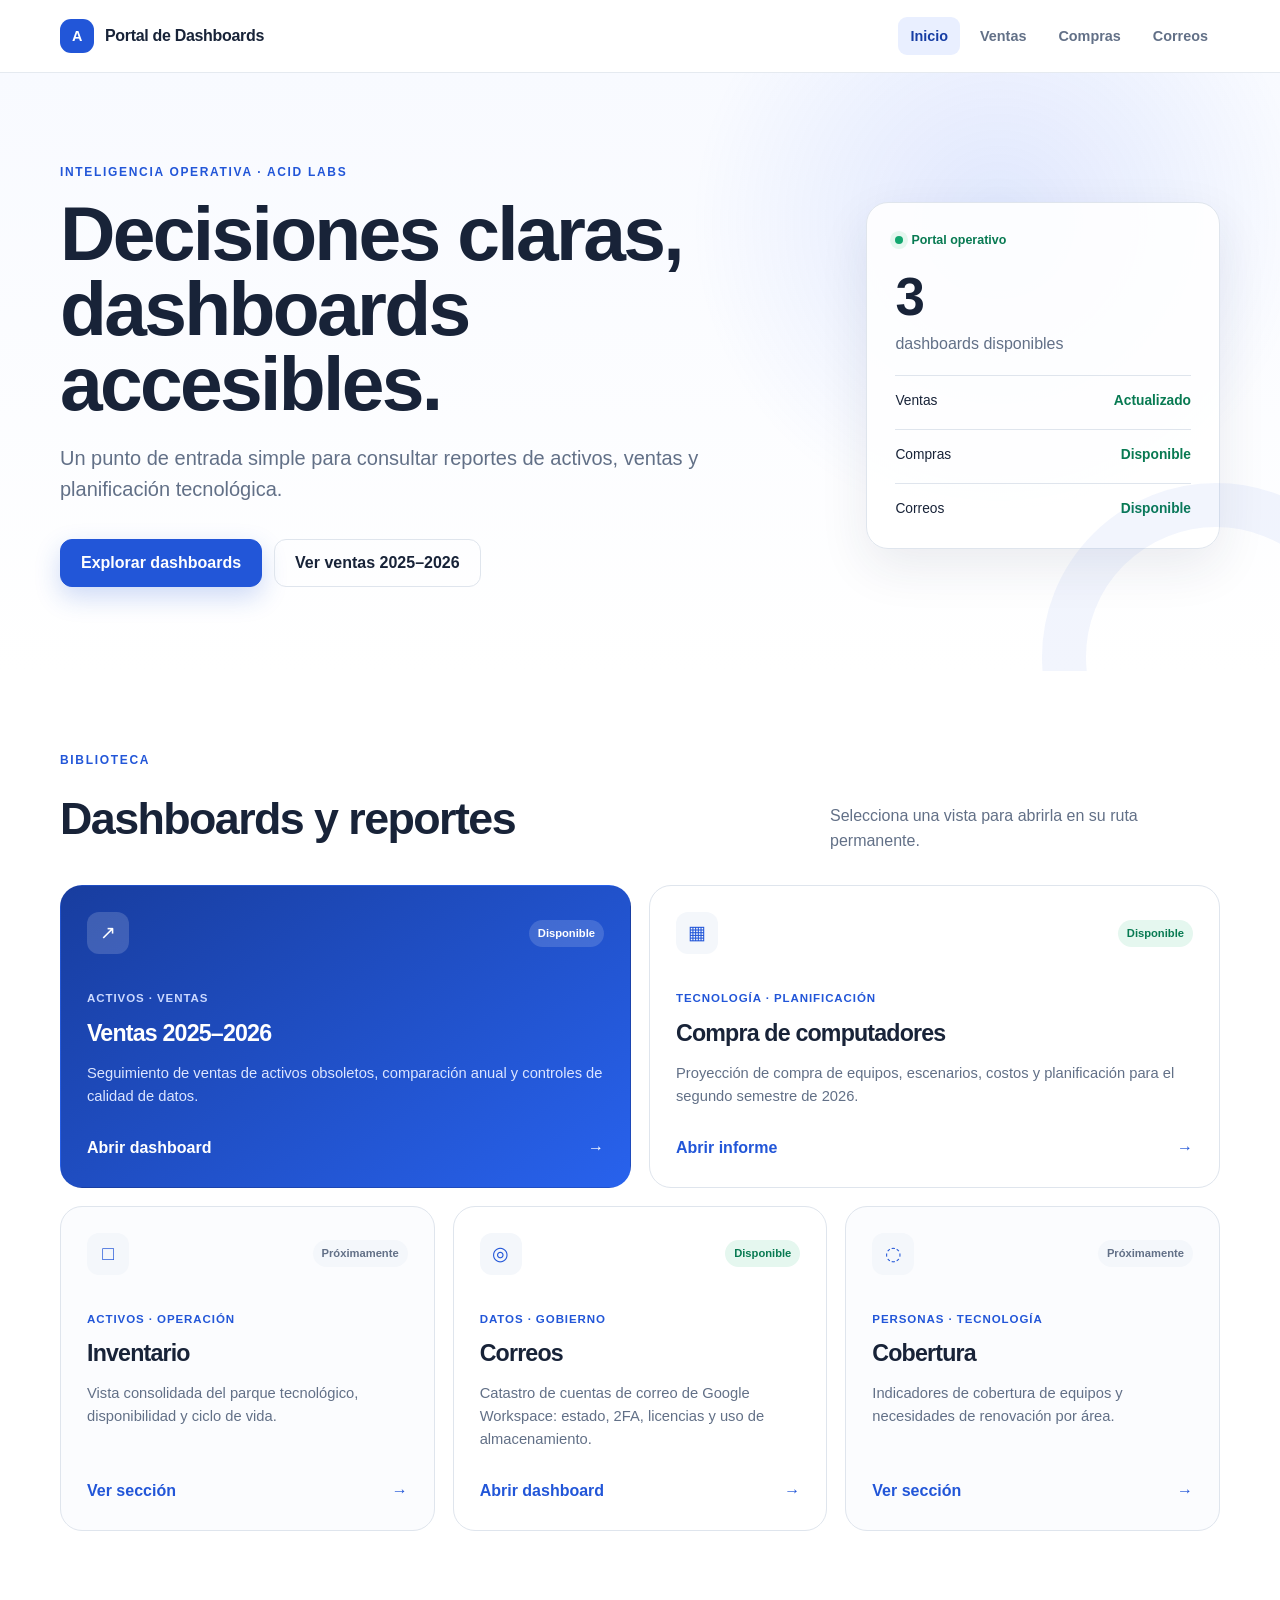
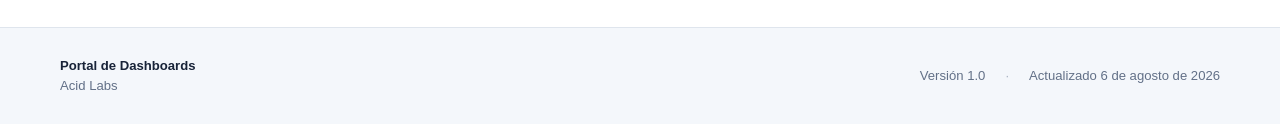
<file: index.html>
<!doctype html>
<html lang="es">
<head>
  <meta charset="utf-8">
  <meta name="viewport" content="width=device-width, initial-scale=1">
  <title>Portal de Dashboards | Acid Labs</title>
  <meta name="description" content="Portal de acceso a reportes y dashboards corporativos de activos, compras, inventario y operación.">
  <meta name="theme-color" content="#f4f7fb">
  <meta property="og:title" content="Portal de Dashboards | Acid Labs">
  <meta property="og:description" content="Información operativa y ejecutiva, reunida en un solo lugar.">
  <meta property="og:type" content="website">
  <meta property="og:url" content="https://bea-lakehouse.github.io/Planillas/">
  <link rel="icon" href="./assets/icons/favicon.svg" type="image/svg+xml">
  <link rel="stylesheet" href="./assets/css/portal.css">
  <script src="./assets/js/portal.js" defer></script>
</head>
<body>
  <a class="skip-link" href="#contenido">Saltar al contenido</a>
  <header class="site-header">
    <div class="shell nav">
      <a class="brand" href="./" aria-label="Portal de Dashboards, inicio">
        <span class="brand-mark" aria-hidden="true">A</span>
        <span>Portal de Dashboards</span>
      </a>
      <nav aria-label="Navegación principal">
        <a aria-current="page" href="./">Inicio</a>
        <a href="./ventas/">Ventas</a>
        <a href="./compras/">Compras</a>
        <a href="./correos/">Correos</a>
      </nav>
    </div>
  </header>

  <main id="contenido">
    <section class="hero">
      <div class="shell hero-grid">
        <div>
          <p class="eyebrow">Inteligencia operativa · Acid Labs</p>
          <h1>Decisiones claras, dashboards accesibles.</h1>
          <p class="hero-copy">Un punto de entrada simple para consultar reportes de activos, ventas y planificación tecnológica.</p>
          <div class="hero-actions">
            <a class="button primary" href="#dashboards">Explorar dashboards</a>
            <a class="button secondary" href="./ventas/">Ver ventas 2025–2026</a>
          </div>
        </div>
        <div class="hero-panel" aria-label="Resumen del portal">
          <span class="status"><i aria-hidden="true"></i> Portal operativo</span>
          <strong>3</strong>
          <span>dashboards disponibles</span>
          <div class="mini-row">
            <span>Ventas</span><b>Actualizado</b>
          </div>
          <div class="mini-row">
            <span>Compras</span><b>Disponible</b>
          </div>
          <div class="mini-row">
            <span>Correos</span><b>Disponible</b>
          </div>
        </div>
      </div>
    </section>

    <section class="catalog shell" id="dashboards" aria-labelledby="catalog-title">
      <div class="section-heading">
        <div>
          <p class="eyebrow">Biblioteca</p>
          <h2 id="catalog-title">Dashboards y reportes</h2>
        </div>
        <p>Selecciona una vista para abrirla en su ruta permanente.</p>
      </div>

      <div class="card-grid">
        <article class="card featured">
          <div class="card-top">
            <span class="icon" aria-hidden="true">↗</span>
            <span class="badge live">Disponible</span>
          </div>
          <p class="card-kicker">Activos · Ventas</p>
          <h3>Ventas 2025–2026</h3>
          <p>Seguimiento de ventas de activos obsoletos, comparación anual y controles de calidad de datos.</p>
          <a class="card-link" href="./ventas/">Abrir dashboard <span aria-hidden="true">→</span></a>
        </article>

        <article class="card">
          <div class="card-top">
            <span class="icon" aria-hidden="true">▦</span>
            <span class="badge live">Disponible</span>
          </div>
          <p class="card-kicker">Tecnología · Planificación</p>
          <h3>Compra de computadores</h3>
          <p>Proyección de compra de equipos, escenarios, costos y planificación para el segundo semestre de 2026.</p>
          <a class="card-link" href="./compras/">Abrir informe <span aria-hidden="true">→</span></a>
        </article>

        <article class="card muted-card">
          <div class="card-top">
            <span class="icon" aria-hidden="true">□</span>
            <span class="badge">Próximamente</span>
          </div>
          <p class="card-kicker">Activos · Operación</p>
          <h3>Inventario</h3>
          <p>Vista consolidada del parque tecnológico, disponibilidad y ciclo de vida.</p>
          <a class="card-link" href="./inventario/">Ver sección <span aria-hidden="true">→</span></a>
        </article>

        <article class="card">
          <div class="card-top">
            <span class="icon" aria-hidden="true">◎</span>
            <span class="badge live">Disponible</span>
          </div>
          <p class="card-kicker">Datos · Gobierno</p>
          <h3>Correos</h3>
          <p>Catastro de cuentas de correo de Google Workspace: estado, 2FA, licencias y uso de almacenamiento.</p>
          <a class="card-link" href="./correos/">Abrir dashboard <span aria-hidden="true">→</span></a>
        </article>

        <article class="card muted-card">
          <div class="card-top">
            <span class="icon" aria-hidden="true">◌</span>
            <span class="badge">Próximamente</span>
          </div>
          <p class="card-kicker">Personas · Tecnología</p>
          <h3>Cobertura</h3>
          <p>Indicadores de cobertura de equipos y necesidades de renovación por área.</p>
          <a class="card-link" href="./cobertura/">Ver sección <span aria-hidden="true">→</span></a>
        </article>
      </div>
    </section>
  </main>

  <footer class="site-footer">
    <div class="shell footer-row">
      <div>
        <strong>Portal de Dashboards</strong>
        <span>Acid Labs</span>
      </div>
      <div class="footer-meta">
        <span>Versión 1.0</span>
        <span>Actualizado <time id="updated-date" datetime="2026-08-06">6 de agosto de 2026</time></span>
      </div>
    </div>
  </footer>
</body>
</html>
</file>
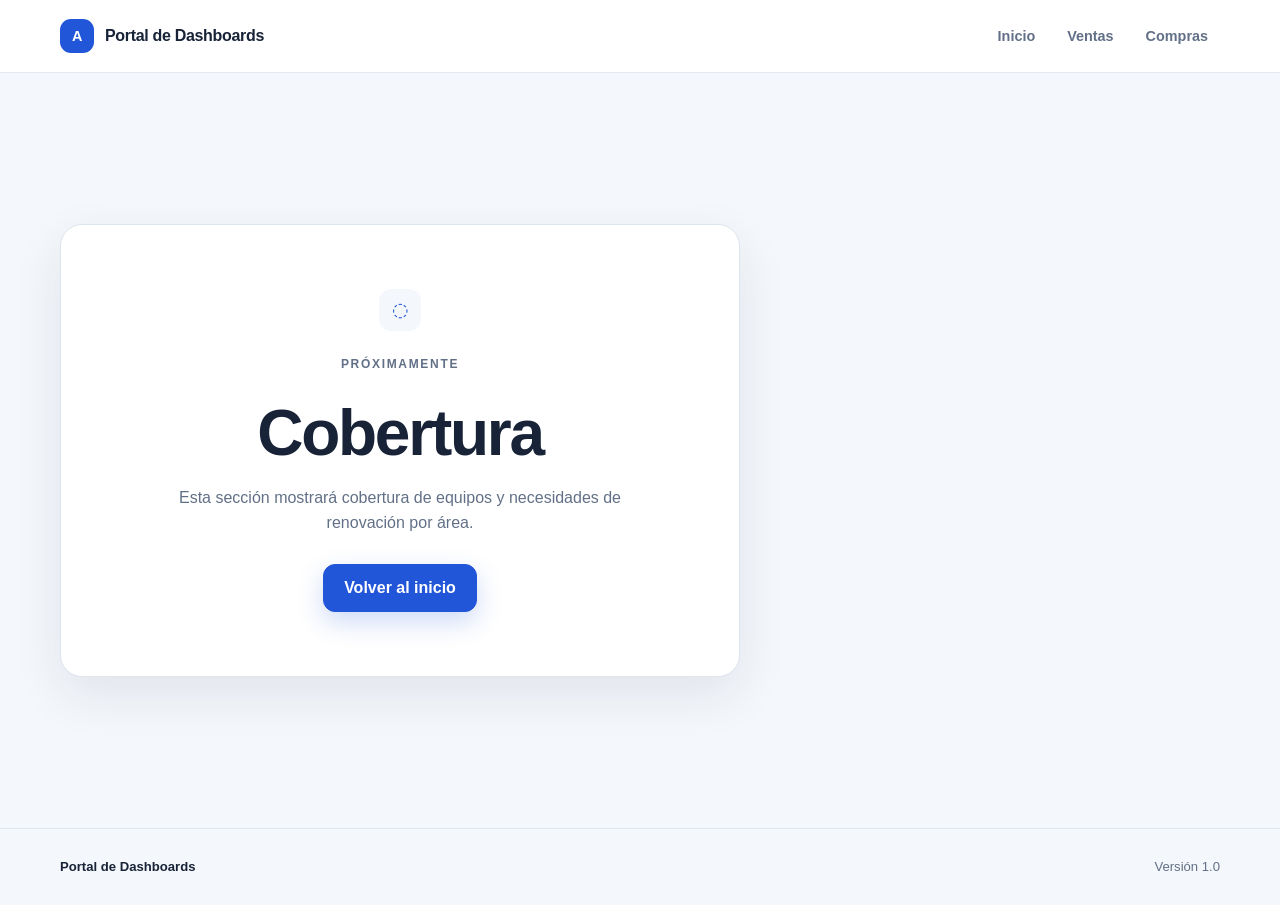
<file: cobertura/index.html>
<!doctype html>
<html lang="es">
<head>
  <meta charset="utf-8">
  <meta name="viewport" content="width=device-width, initial-scale=1">
  <title>Cobertura | Portal de Dashboards</title>
  <meta name="description" content="Próxima sección de cobertura del Portal de Dashboards.">
  <link rel="icon" href="../assets/icons/favicon.svg" type="image/svg+xml">
  <link rel="stylesheet" href="../assets/css/portal.css">
</head>
<body>
  <header class="site-header"><div class="shell nav"><a class="brand" href="../"><span class="brand-mark">A</span><span>Portal de Dashboards</span></a><nav aria-label="Navegación principal"><a href="../">Inicio</a><a href="../ventas/">Ventas</a><a href="../compras/">Compras</a></nav></div></header>
  <main class="placeholder-main"><div class="shell"><section class="placeholder-card"><span class="icon" aria-hidden="true">◌</span><p class="eyebrow">Próximamente</p><h1>Cobertura</h1><p>Esta sección mostrará cobertura de equipos y necesidades de renovación por área.</p><a class="button primary" href="../">Volver al inicio</a></section></div></main>
  <footer class="site-footer"><div class="shell footer-row"><strong>Portal de Dashboards</strong><span>Versión 1.0</span></div></footer>
</body>
</html>
</file>
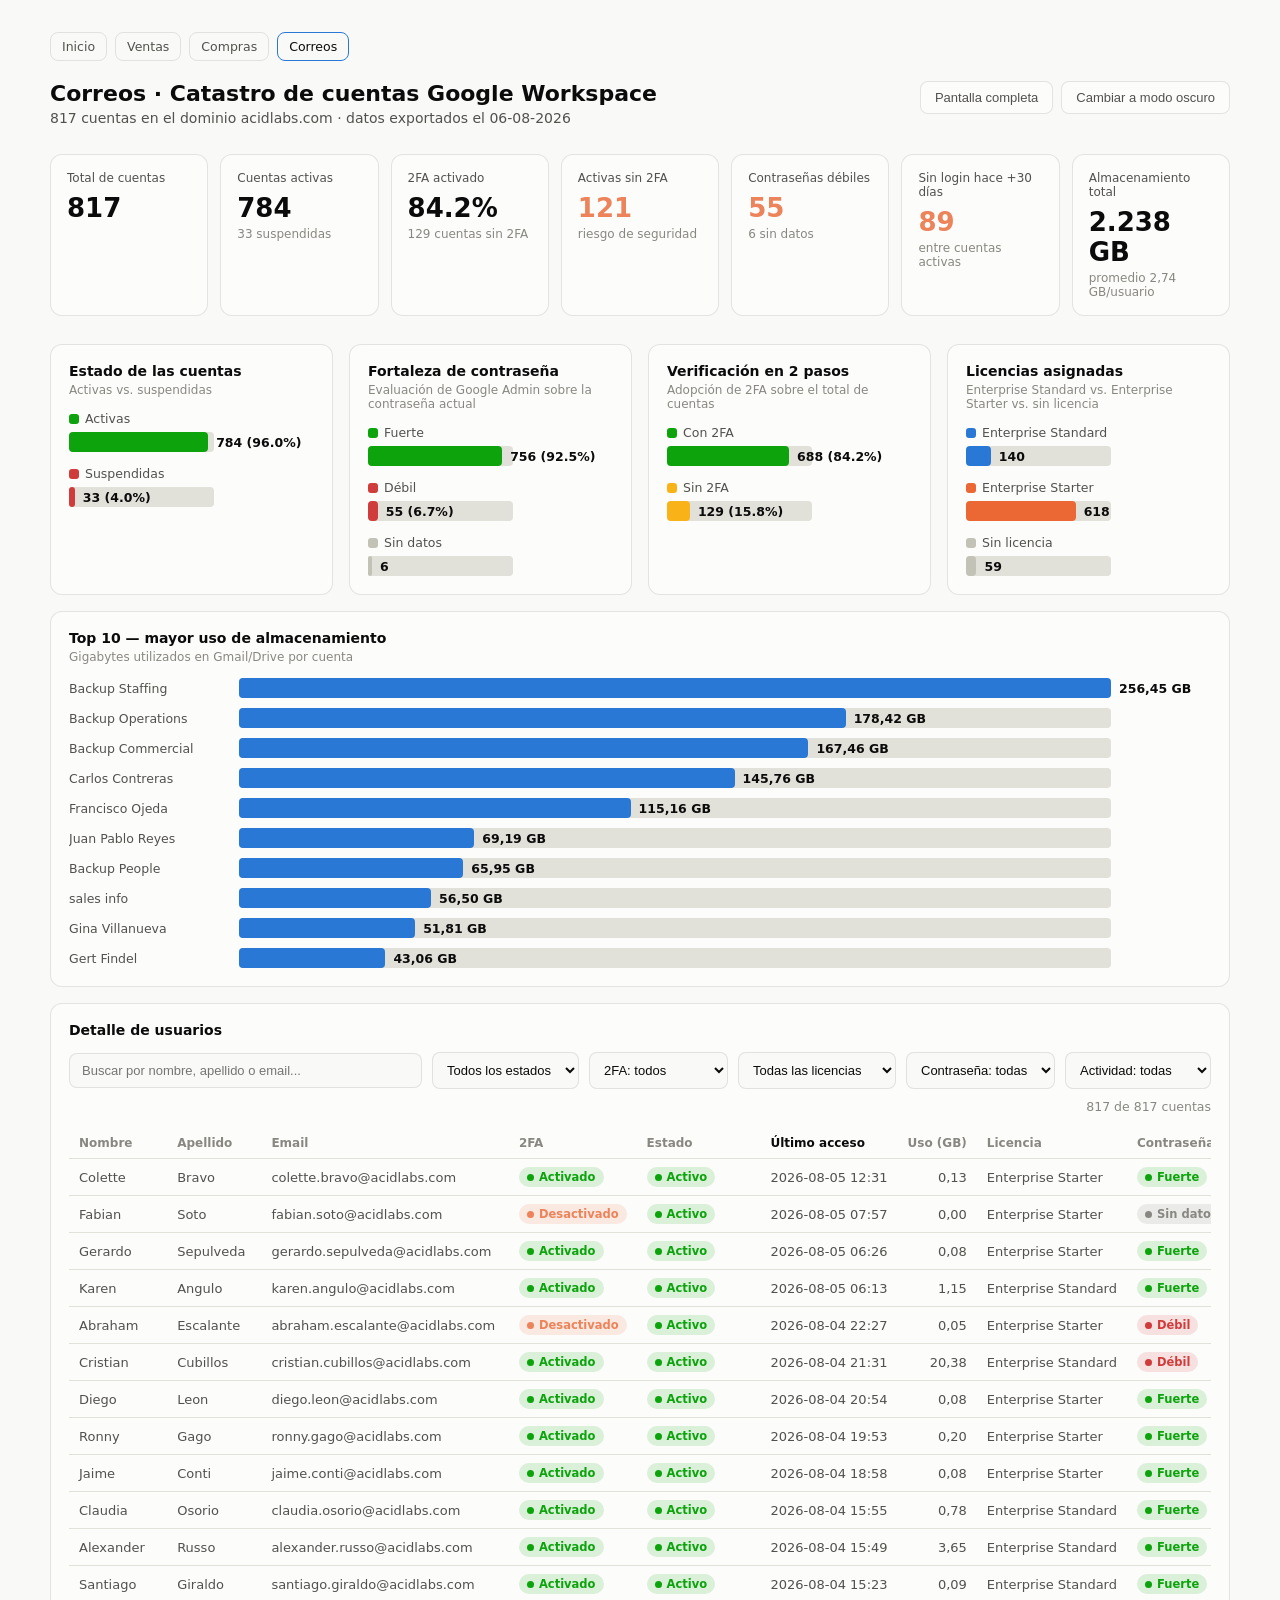
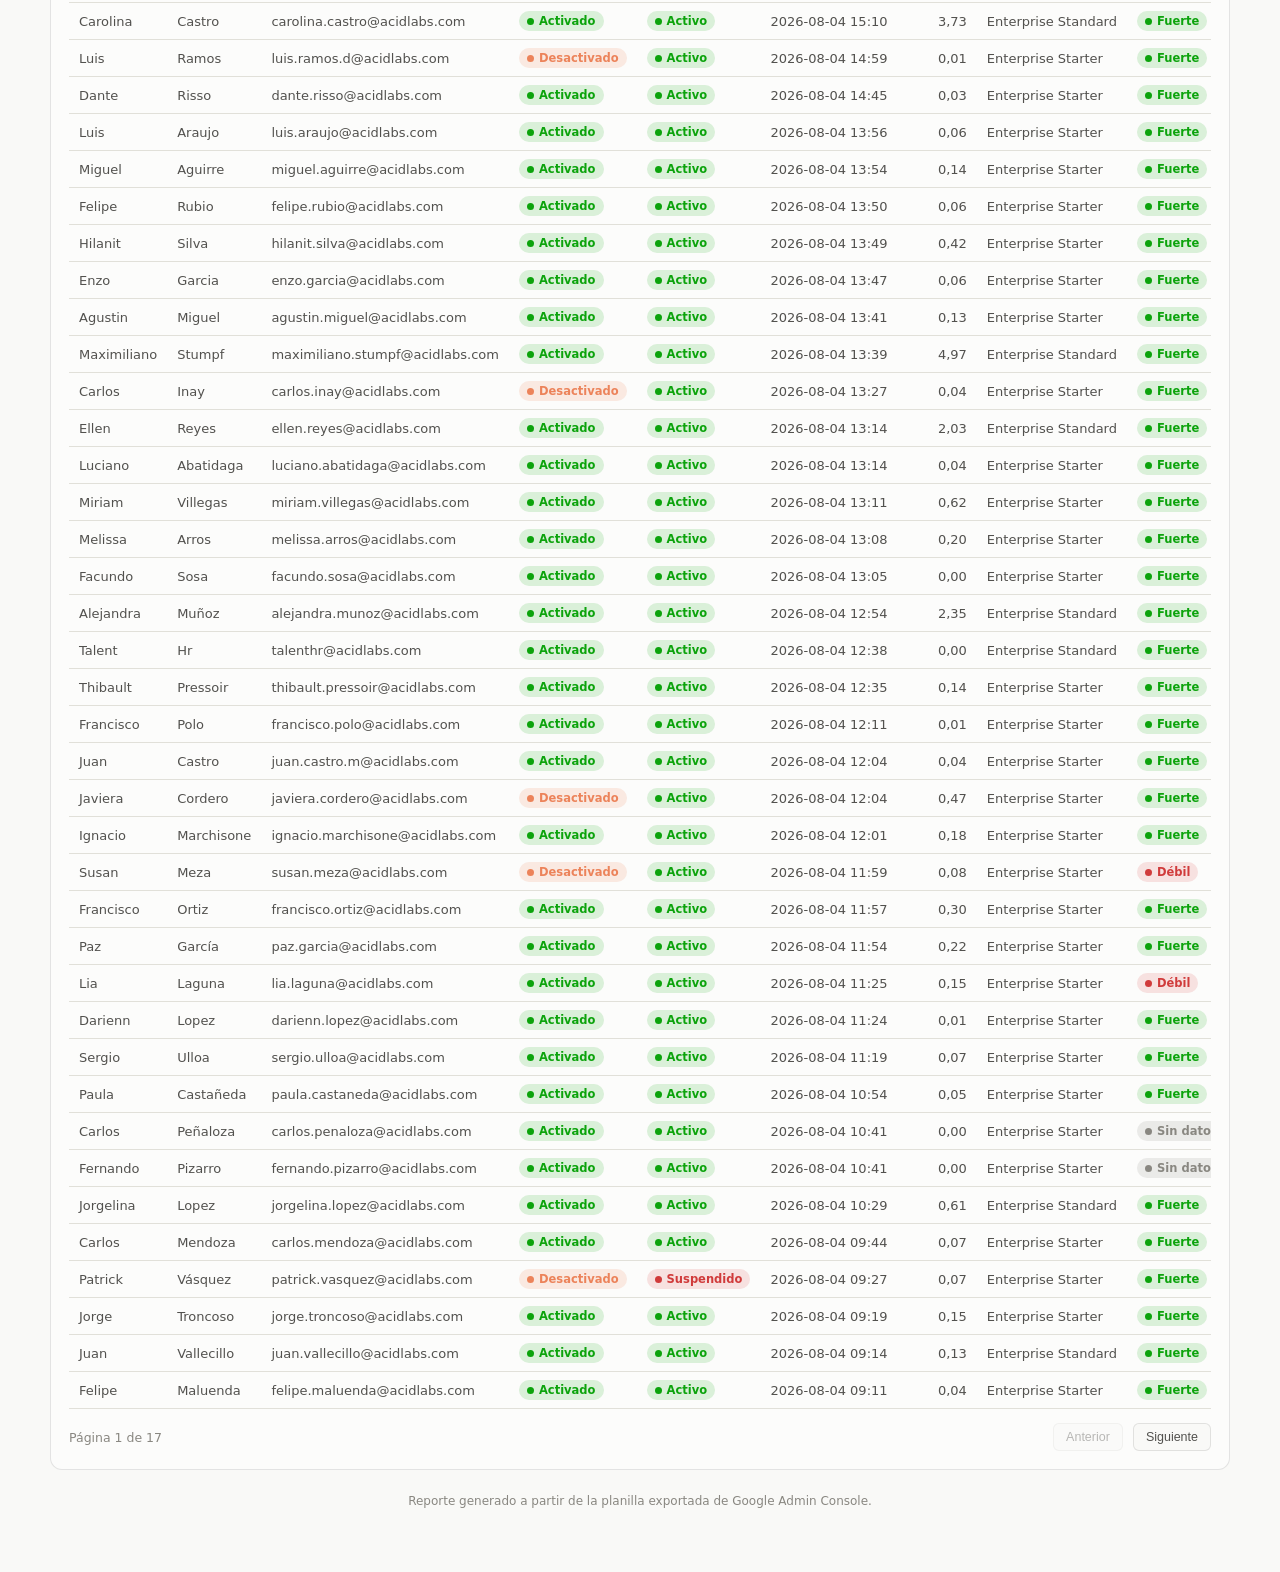
<file: correos/index.html>
<!DOCTYPE html>
<html lang="es">
<head>
<meta charset="UTF-8">
<meta name="viewport" content="width=device-width, initial-scale=1.0">
<title>Correos · Catastro de cuentas Google Workspace — Acid Labs</title>
<meta name="description" content="Correos: catastro de cuentas de Google Workspace de Acid Labs: estado, 2FA, licencias y uso de almacenamiento.">
<link rel="icon" href="../assets/icons/favicon.svg" type="image/svg+xml">
<style>
  .portal-nav { display: flex; flex-wrap: wrap; gap: 8px; margin-bottom: 20px; }
  .portal-nav a { color: var(--text-secondary); border: 1px solid var(--border); border-radius: 8px; padding: 6px 11px; font-size: 12.5px; text-decoration: none; }
  .portal-nav a:hover, .portal-nav a[aria-current="page"] { color: var(--text-primary); border-color: var(--series-1); }
  :root {
    color-scheme: light;
    --surface-1:      #fcfcfb;
    --page-plane:     #f9f9f7;
    --text-primary:   #0b0b0b;
    --text-secondary: #52514e;
    --text-muted:     #898781;
    --gridline:       #e1e0d9;
    --baseline:       #c3c2b7;
    --border:         rgba(11,11,11,0.10);
    --series-1: #2a78d6; /* blue - standard */
    --series-2: #eb6834; /* orange - starter */
    --series-7: #4a3aa7; /* violet */
    --good:     #0ca30c;
    --warning:  #fab219;
    --serious:  #ec835a;
    --critical: #d03b3b;
    --muted-fill: #c3c2b7;
  }
  @media (prefers-color-scheme: dark) {
    :root:where(:not([data-theme="light"])) {
      color-scheme: dark;
      --surface-1:      #1a1a19;
      --page-plane:     #0d0d0d;
      --text-primary:   #ffffff;
      --text-secondary: #c3c2b7;
      --text-muted:     #898781;
      --gridline:       #2c2c2a;
      --baseline:       #383835;
      --border:         rgba(255,255,255,0.10);
      --series-1: #3987e5;
      --series-2: #d95926;
      --series-7: #9085e9;
      --good:     #0ca30c;
      --warning:  #fab219;
      --serious:  #ec835a;
      --critical: #e66767;
      --muted-fill: #52514e;
    }
  }
  :root[data-theme="dark"] {
    color-scheme: dark;
    --surface-1:      #1a1a19;
    --page-plane:     #0d0d0d;
    --text-primary:   #ffffff;
    --text-secondary: #c3c2b7;
    --text-muted:     #898781;
    --gridline:       #2c2c2a;
    --baseline:       #383835;
    --border:         rgba(255,255,255,0.10);
    --series-1: #3987e5;
    --series-2: #d95926;
    --series-7: #9085e9;
    --good:     #0ca30c;
    --warning:  #fab219;
    --serious:  #ec835a;
    --critical: #e66767;
    --muted-fill: #52514e;
  }

  * { box-sizing: border-box; }
  html, body {
    margin: 0; padding: 0;
    background: var(--page-plane);
    color: var(--text-primary);
    font-family: system-ui, -apple-system, "Segoe UI", sans-serif;
  }
  body { padding: 32px 24px 64px; }
  .wrap { max-width: 1180px; margin: 0 auto; }

  header.top {
    display: flex; justify-content: space-between; align-items: flex-start;
    margin-bottom: 28px; gap: 16px; flex-wrap: wrap;
  }
  h1 { font-size: 22px; margin: 0 0 4px; font-weight: 600; }
  .subtitle { color: var(--text-secondary); font-size: 14px; margin: 0; }

  .theme-toggle {
    border: 1px solid var(--border); background: var(--surface-1);
    color: var(--text-secondary); border-radius: 8px; padding: 8px 14px;
    font-size: 13px; cursor: pointer; white-space: nowrap;
  }
  .theme-toggle:hover { color: var(--text-primary); }

  .tiles {
    display: grid; grid-template-columns: repeat(auto-fit, minmax(150px, 1fr)); gap: 12px;
    margin-bottom: 28px;
  }
  .tile {
    background: var(--surface-1); border: 1px solid var(--border);
    border-radius: 12px; padding: 16px;
  }
  .tile .label { font-size: 12px; color: var(--text-secondary); margin-bottom: 8px; }
  .tile .value { font-size: 26px; font-weight: 600; color: var(--text-primary); }
  .tile .sub { font-size: 12px; color: var(--text-muted); margin-top: 4px; }
  .tile.flag .value { color: var(--serious); }
  .tile.clickable { cursor: pointer; }
  .tile.clickable:hover { border-color: var(--series-1); }

  .charts {
    display: grid; grid-template-columns: repeat(auto-fit, minmax(240px, 1fr)); gap: 16px; margin-bottom: 16px;
  }
  .card {
    background: var(--surface-1); border: 1px solid var(--border);
    border-radius: 12px; padding: 18px;
  }
  .card h3 { font-size: 14px; margin: 0 0 4px; font-weight: 600; }
  .card .card-sub { font-size: 12px; color: var(--text-muted); margin: 0 0 14px; }

  .bar-row { margin-bottom: 14px; }
  .bar-row:last-child { margin-bottom: 0; }
  .bar-legend {
    display: flex; align-items: center; gap: 6px; font-size: 12.5px;
    color: var(--text-secondary); margin-bottom: 6px;
  }
  .swatch { width: 10px; height: 10px; border-radius: 3px; flex: none; }
  .bar-track {
    background: var(--gridline); border-radius: 4px; height: 20px; position: relative;
    overflow: visible; margin-right: 100px;
  }
  .bar-fill {
    height: 20px; border-radius: 4px; position: relative;
    display: flex; align-items: center;
    min-width: 4px;
  }
  .bar-value {
    position: absolute; left: calc(100% + 8px); top: 50%; transform: translateY(-50%);
    font-size: 12.5px; color: var(--text-primary); font-weight: 600; white-space: nowrap;
    font-variant-numeric: tabular-nums;
  }

  .card.wide { grid-column: 1 / -1; }
  .top-storage-row { display: grid; grid-template-columns: 160px 1fr; gap: 10px; align-items: center; margin-bottom: 10px; }
  .top-storage-row:last-child { margin-bottom: 0; }
  .top-storage-name { font-size: 12.5px; color: var(--text-secondary); overflow: hidden; text-overflow: ellipsis; white-space: nowrap; }

  .table-section {
    background: var(--surface-1); border: 1px solid var(--border);
    border-radius: 12px; padding: 18px; margin-top: 16px;
  }
  .table-section h3 { font-size: 14px; margin: 0 0 14px; font-weight: 600; }

  .filters {
    display: flex; gap: 10px; margin-bottom: 14px; flex-wrap: wrap; align-items: center;
  }
  .filters input[type="text"] {
    flex: 1 1 220px; padding: 9px 12px; border-radius: 8px; border: 1px solid var(--border);
    background: var(--page-plane); color: var(--text-primary); font-size: 13px;
  }
  .filters select {
    padding: 9px 10px; border-radius: 8px; border: 1px solid var(--border);
    background: var(--page-plane); color: var(--text-primary); font-size: 13px;
  }
  .filters .count { font-size: 12.5px; color: var(--text-muted); margin-left: auto; }

  table { width: 100%; border-collapse: collapse; font-size: 13px; }
  thead th {
    text-align: left; padding: 8px 10px; border-bottom: 1px solid var(--gridline);
    color: var(--text-muted); font-weight: 600; font-size: 12px; cursor: pointer;
    user-select: none; white-space: nowrap;
  }
  thead th:hover { color: var(--text-primary); }
  thead th.active-sort { color: var(--text-primary); }
  tbody td {
    padding: 8px 10px; border-bottom: 1px solid var(--gridline); color: var(--text-secondary);
    white-space: nowrap;
  }
  tbody tr:hover td { color: var(--text-primary); }
  td.num { text-align: right; font-variant-numeric: tabular-nums; }
  .pill {
    display: inline-flex; align-items: center; gap: 5px; padding: 3px 8px;
    border-radius: 999px; font-size: 11.5px; font-weight: 600;
  }
  .pill .dot { width: 7px; height: 7px; border-radius: 50%; }
  .pill.on { color: var(--good); background: color-mix(in srgb, var(--good) 14%, transparent); }
  .pill.off { color: var(--serious); background: color-mix(in srgb, var(--serious) 16%, transparent); }
  .pill.active { color: var(--good); background: color-mix(in srgb, var(--good) 14%, transparent); }
  .pill.suspended { color: var(--critical); background: color-mix(in srgb, var(--critical) 14%, transparent); }
  .pill.strong { color: var(--good); background: color-mix(in srgb, var(--good) 14%, transparent); }
  .pill.weak { color: var(--critical); background: color-mix(in srgb, var(--critical) 14%, transparent); }
  .pill.unknown-pw { color: var(--text-muted); background: color-mix(in srgb, var(--text-muted) 16%, transparent); }

  .pagination {
    display: flex; justify-content: space-between; align-items: center;
    margin-top: 14px; font-size: 12.5px; color: var(--text-muted);
  }
  .pagination button {
    border: 1px solid var(--border); background: var(--page-plane); color: var(--text-secondary);
    border-radius: 6px; padding: 6px 12px; font-size: 12.5px; cursor: pointer; margin-left: 6px;
  }
  .pagination button:disabled { opacity: 0.4; cursor: default; }

  footer.note {
    margin-top: 24px; font-size: 12px; color: var(--text-muted); text-align: center;
  }

  @media (max-width: 900px) {
    .tiles { grid-template-columns: repeat(2, 1fr); }
    .charts { grid-template-columns: 1fr; }
  }
</style>
</head>
<body>
<div class="wrap">

  <nav class="portal-nav" aria-label="Navegación del portal">
    <a href="../">Inicio</a>
    <a href="../ventas/">Ventas</a>
    <a href="../compras/">Compras</a>
    <a href="./" aria-current="page">Correos</a>
  </nav>

  <header class="top">
    <div>
      <h1>Correos · Catastro de cuentas Google Workspace</h1>
      <p class="subtitle" id="subtitle">Generado a partir de la planilla de usuarios</p>
    </div>
    <div style="display:flex; gap:8px;">
      <button class="theme-toggle" id="fullscreenToggle">Pantalla completa</button>
      <button class="theme-toggle" id="themeToggle">Cambiar a modo oscuro</button>
    </div>
  </header>

  <div class="tiles" id="tiles"></div>

  <div class="charts">
    <div class="card">
      <h3>Estado de las cuentas</h3>
      <p class="card-sub">Activas vs. suspendidas</p>
      <div id="chartStatus"></div>
    </div>
    <div class="card">
      <h3>Fortaleza de contraseña</h3>
      <p class="card-sub">Evaluación de Google Admin sobre la contraseña actual</p>
      <div id="chartPassword"></div>
    </div>
    <div class="card">
      <h3>Verificación en 2 pasos</h3>
      <p class="card-sub">Adopción de 2FA sobre el total de cuentas</p>
      <div id="chartTfa"></div>
    </div>
    <div class="card">
      <h3>Licencias asignadas</h3>
      <p class="card-sub">Enterprise Standard vs. Enterprise Starter vs. sin licencia</p>
      <div id="chartLicense"></div>
    </div>
    <div class="card wide">
      <h3>Top 10 — mayor uso de almacenamiento</h3>
      <p class="card-sub">Gigabytes utilizados en Gmail/Drive por cuenta</p>
      <div id="chartTop"></div>
    </div>
  </div>

  <div class="table-section">
    <h3>Detalle de usuarios</h3>
    <div class="filters">
      <input type="text" id="searchInput" placeholder="Buscar por nombre, apellido o email...">
      <select id="statusFilter">
        <option value="">Todos los estados</option>
        <option value="Active">Activo</option>
        <option value="Suspended">Suspendido</option>
      </select>
      <select id="tfaFilter">
        <option value="">2FA: todos</option>
        <option value="on">2FA activado</option>
        <option value="off">2FA desactivado</option>
      </select>
      <select id="licenseFilter">
        <option value="">Todas las licencias</option>
        <option value="1010020026">Enterprise Standard</option>
        <option value="1010020029">Enterprise Starter</option>
        <option value="none">Sin licencia</option>
      </select>
      <select id="passwordFilter">
        <option value="">Contraseña: todas</option>
        <option value="Strong">Fuerte</option>
        <option value="Weak">Débil</option>
        <option value="unknown">Sin datos</option>
      </select>
      <select id="activityFilter">
        <option value="">Actividad: todas</option>
        <option value="inactive30">Sin login +30 días</option>
      </select>
      <span class="count" id="resultCount"></span>
    </div>
    <div style="overflow-x:auto;">
      <table>
        <thead>
          <tr>
            <th data-key="first">Nombre</th>
            <th data-key="last">Apellido</th>
            <th data-key="email">Email</th>
            <th data-key="tfa">2FA</th>
            <th data-key="status">Estado</th>
            <th data-key="last_sign_raw">Último acceso</th>
            <th data-key="usage_gb">Uso (GB)</th>
            <th data-key="license">Licencia</th>
            <th data-key="password_strength">Contraseña</th>
          </tr>
        </thead>
        <tbody id="tbody"></tbody>
      </table>
    </div>
    <div class="pagination">
      <span id="pageInfo"></span>
      <div>
        <button id="prevPage">Anterior</button>
        <button id="nextPage">Siguiente</button>
      </div>
    </div>
  </div>

  <footer class="note">Reporte generado a partir de la planilla exportada de Google Admin Console.</footer>
</div>

<script>
const USERS = [{"first": "Aaron", "last": "Pardo", "email": "aaron.pardo@acidlabs.com", "tfa": true, "status": "Active", "last_sign": "2026-06-10 19:01", "last_sign_raw": "2026-06-10T19:01:35", "usage_gb": 0.41, "license": 1010020029.0, "password_strength": "Strong"}, {"first": "Abraham", "last": "Escalante", "email": "abraham.escalante@acidlabs.com", "tfa": false, "status": "Active", "last_sign": "2026-08-04 22:27", "last_sign_raw": "2026-08-04T22:27:19", "usage_gb": 0.05, "license": 1010020029.0, "password_strength": "Weak"}, {"first": "Abraham", "last": "Lamas", "email": "abraham.lamas@acidlabs.com", "tfa": false, "status": "Active", "last_sign": "2026-08-03 05:01", "last_sign_raw": "2026-08-03T05:01:34", "usage_gb": 0.03, "license": 1010020029.0, "password_strength": "Strong"}, {"first": "Acid Labs", "last": "Notifications", "email": "mails@acidlabs.com", "tfa": true, "status": "Active", "last_sign": "2026-04-07 06:17", "last_sign_raw": "2026-04-07T06:17:45", "usage_gb": 0.03, "license": 1010020029.0, "password_strength": "Strong"}, {"first": "Acid Labs", "last": "Dumpster", "email": "dumpster@acid.cl", "tfa": false, "status": "Active", "last_sign": "2026-07-21 13:14", "last_sign_raw": "2026-07-21T13:14:23", "usage_gb": 32.15, "license": 1010020026.0, "password_strength": "Weak"}, {"first": "Acid Labs", "last": "Support", "email": "support@acid.cl", "tfa": true, "status": "Active", "last_sign": "2025-06-06 07:15", "last_sign_raw": "2025-06-06T07:15:47", "usage_gb": 15.21, "license": 1010020029.0, "password_strength": "Strong"}, {"first": "Ada", "last": "Malqui", "email": "ada.malqui@acidlabs.com", "tfa": false, "status": "Active", "last_sign": "2026-07-22 09:53", "last_sign_raw": "2026-07-22T09:53:57", "usage_gb": 1.94, "license": 1010020029.0, "password_strength": "Strong"}, {"first": "Adrian", "last": "Miranda", "email": "adrian.miranda@acidlabs.com", "tfa": true, "status": "Active", "last_sign": "2026-08-04 08:31", "last_sign_raw": "2026-08-04T08:31:00", "usage_gb": 0.42, "license": 1010020029.0, "password_strength": "Strong"}, {"first": "adrian", "last": "Zelada", "email": "adrian.zelada@acidlabs.com", "tfa": true, "status": "Active", "last_sign": "2026-07-21 20:13", "last_sign_raw": "2026-07-21T20:13:13", "usage_gb": 1.2, "license": 1010020029.0, "password_strength": "Strong"}, {"first": "Adrian", "last": "Bravo", "email": "adrian.bravo@acidlabs.com", "tfa": true, "status": "Active", "last_sign": "2026-07-30 20:53", "last_sign_raw": "2026-07-30T20:53:20", "usage_gb": 2.23, "license": 1010020029.0, "password_strength": "Strong"}, {"first": "Adriana", "last": "Santana", "email": "adriana.santana@acidlabs.com", "tfa": true, "status": "Active", "last_sign": "2026-06-22 13:39", "last_sign_raw": "2026-06-22T13:39:10", "usage_gb": 0.23, "license": 1010020029.0, "password_strength": "Strong"}, {"first": "Adrián", "last": "Marchan", "email": "adrian.marchan@acidlabs.com", "tfa": true, "status": "Active", "last_sign": "2026-07-28 14:06", "last_sign_raw": "2026-07-28T14:06:26", "usage_gb": 0.67, "license": 1010020029.0, "password_strength": "Strong"}, {"first": "Agustin", "last": "Miguel", "email": "agustin.miguel@acidlabs.com", "tfa": true, "status": "Active", "last_sign": "2026-08-04 13:41", "last_sign_raw": "2026-08-04T13:41:42", "usage_gb": 0.13, "license": 1010020029.0, "password_strength": "Strong"}, {"first": "Agustin", "last": "Utrera", "email": "agustin.utrera@acidlabs.com", "tfa": true, "status": "Active", "last_sign": "2026-08-02 18:31", "last_sign_raw": "2026-08-02T18:31:33", "usage_gb": 0.14, "license": 1010020029.0, "password_strength": "Strong"}, {"first": "Agustin", "last": "Escudero", "email": "agustin.escudero@acidlabs.com", "tfa": true, "status": "Active", "last_sign": "2026-07-31 07:05", "last_sign_raw": "2026-07-31T07:05:34", "usage_gb": 0.01, "license": 1010020029.0, "password_strength": "Strong"}, {"first": "Agustín", "last": "Peralta", "email": "agustin.peralta@acidlabs.com", "tfa": true, "status": "Active", "last_sign": "2026-07-27 13:25", "last_sign_raw": "2026-07-27T13:25:46", "usage_gb": 0.13, "license": 1010020029.0, "password_strength": "Strong"}, {"first": "Alan", "last": "Corcos", "email": "alan.corcos@acidlabs.com", "tfa": true, "status": "Active", "last_sign": "2026-07-23 08:16", "last_sign_raw": "2026-07-23T08:16:53", "usage_gb": 0.22, "license": 1010020029.0, "password_strength": "Strong"}, {"first": "Alan", "last": "Jones", "email": "alan.jones@acidlabs.com", "tfa": true, "status": "Active", "last_sign": "2026-08-01 19:18", "last_sign_raw": "2026-08-01T19:18:06", "usage_gb": 0.01, "license": 1010020029.0, "password_strength": "Strong"}, {"first": "Alberto", "last": "Noa", "email": "alberto.noa@acidlabs.com", "tfa": true, "status": "Active", "last_sign": "2026-07-30 10:33", "last_sign_raw": "2026-07-30T10:33:59", "usage_gb": 0.03, "license": 1010020029.0, "password_strength": "Strong"}, {"first": "Aldenys", "last": "Fernández", "email": "aldenys.fernandez@acidlabs.com", "tfa": false, "status": "Active", "last_sign": "2026-07-17 07:20", "last_sign_raw": "2026-07-17T07:20:53", "usage_gb": 0.06, "license": 1010020029.0, "password_strength": "Strong"}, {"first": "Aldo", "last": "Gallardo", "email": "aldo.gallardo@acidlabs.com", "tfa": true, "status": "Active", "last_sign": "2026-07-10 14:02", "last_sign_raw": "2026-07-10T14:02:51", "usage_gb": 0.41, "license": 1010020029.0, "password_strength": "Strong"}, {"first": "Alejandra", "last": "Muñoz", "email": "alejandra.munoz@acidlabs.com", "tfa": true, "status": "Active", "last_sign": "2026-08-04 12:54", "last_sign_raw": "2026-08-04T12:54:50", "usage_gb": 2.35, "license": 1010020026.0, "password_strength": "Strong"}, {"first": "Alejandra", "last": "Barrera", "email": "alejandra.barrera@acidlabs.com", "tfa": true, "status": "Active", "last_sign": "2026-08-03 14:32", "last_sign_raw": "2026-08-03T14:32:28", "usage_gb": 2.95, "license": 1010020026.0, "password_strength": "Strong"}, {"first": "Alejandra", "last": "Pinto", "email": "alejandra.pinto@acidlabs.com", "tfa": true, "status": "Suspended", "last_sign": "2025-06-16 18:39", "last_sign_raw": "2025-06-16T18:39:10", "usage_gb": 16.31, "license": null, "password_strength": "Strong"}, {"first": "Alejandro", "last": "Rodriguez", "email": "alejandro.rodriguez@acidlabs.com", "tfa": true, "status": "Active", "last_sign": "2026-07-25 08:24", "last_sign_raw": "2026-07-25T08:24:21", "usage_gb": 0.03, "license": 1010020029.0, "password_strength": "Strong"}, {"first": "Alejandro", "last": "Hernandez", "email": "alejandro.hernandez.a@acidlabs.com", "tfa": true, "status": "Active", "last_sign": "2026-07-29 15:06", "last_sign_raw": "2026-07-29T15:06:41", "usage_gb": 0.01, "license": 1010020029.0, "password_strength": "Weak"}, {"first": "Alejandro", "last": "Sanchez", "email": "alejandro.sanchez@acidlabs.com", "tfa": true, "status": "Active", "last_sign": "2026-08-04 06:30", "last_sign_raw": "2026-08-04T06:30:50", "usage_gb": 0.91, "license": 1010020026.0, "password_strength": "Strong"}, {"first": "Alejandro", "last": "Diaz", "email": "alejandro.diaz@acidlabs.com", "tfa": true, "status": "Active", "last_sign": "2026-07-29 07:09", "last_sign_raw": "2026-07-29T07:09:44", "usage_gb": 0.08, "license": 1010020029.0, "password_strength": "Strong"}, {"first": "Alejandro", "last": "Villagran", "email": "alejandro.villagran@acidlabs.com", "tfa": false, "status": "Active", "last_sign": "2026-08-04 07:55", "last_sign_raw": "2026-08-04T07:55:56", "usage_gb": 0.01, "license": 1010020029.0, "password_strength": "Strong"}, {"first": "Alejandro", "last": "Santa Lucia", "email": "alejandro.santalucia@acidlabs.com", "tfa": true, "status": "Active", "last_sign": "2026-07-31 09:20", "last_sign_raw": "2026-07-31T09:20:18", "usage_gb": 0.57, "license": 1010020026.0, "password_strength": "Strong"}, {"first": "Alejandro", "last": "Zalazar", "email": "alejandro.zalazar@acidlabs.com", "tfa": true, "status": "Active", "last_sign": "2026-07-27 13:20", "last_sign_raw": "2026-07-27T13:20:06", "usage_gb": 0.23, "license": 1010020029.0, "password_strength": "Strong"}, {"first": "Alejandro", "last": "Contreras", "email": "alejandro.contreras@acidlabs.com", "tfa": false, "status": "Active", "last_sign": "2026-08-02 07:18", "last_sign_raw": "2026-08-02T07:18:18", "usage_gb": 3.08, "license": 1010020029.0, "password_strength": "Strong"}, {"first": "Alessandra", "last": "Bartolo", "email": "alessandra.bartolo@acidlabs.com", "tfa": true, "status": "Active", "last_sign": "2026-01-09 13:39", "last_sign_raw": "2026-01-09T13:39:09", "usage_gb": 0.29, "license": 1010020029.0, "password_strength": "Strong"}, {"first": "Alex", "last": "Rodriguez", "email": "alex.rodriguez@acidlabs.com", "tfa": true, "status": "Active", "last_sign": "2026-07-31 06:56", "last_sign_raw": "2026-07-31T06:56:22", "usage_gb": 2.2, "license": 1010020029.0, "password_strength": "Strong"}, {"first": "Alexander", "last": "Mazabel", "email": "alexander.mazabel@acidlabs.com", "tfa": false, "status": "Active", "last_sign": "2026-07-24 09:21", "last_sign_raw": "2026-07-24T09:21:19", "usage_gb": 0.05, "license": 1010020029.0, "password_strength": "Strong"}, {"first": "Alexander", "last": "Galvis", "email": "alexander.galvis@acidlabs.com", "tfa": true, "status": "Active", "last_sign": "2026-07-01 13:47", "last_sign_raw": "2026-07-01T13:47:13", "usage_gb": 0.06, "license": 1010020029.0, "password_strength": "Strong"}, {"first": "Alexander", "last": "Russo", "email": "alexander.russo@acidlabs.com", "tfa": true, "status": "Active", "last_sign": "2026-08-04 15:49", "last_sign_raw": "2026-08-04T15:49:55", "usage_gb": 3.65, "license": 1010020026.0, "password_strength": "Strong"}, {"first": "Alexander", "last": "Burgos", "email": "alexander.burgos@acidlabs.com", "tfa": true, "status": "Active", "last_sign": "2026-07-31 11:49", "last_sign_raw": "2026-07-31T11:49:02", "usage_gb": 0.25, "license": 1010020029.0, "password_strength": "Strong"}, {"first": "Alexei", "last": "Alayo", "email": "alexei.alayo@acidlabs.com", "tfa": true, "status": "Active", "last_sign": "2026-07-27 07:09", "last_sign_raw": "2026-07-27T07:09:12", "usage_gb": 0.01, "license": 1010020029.0, "password_strength": "Strong"}, {"first": "Alexis", "last": "Catalan", "email": "alexis.catalan@acidlabs.com", "tfa": true, "status": "Active", "last_sign": "2026-07-28 14:49", "last_sign_raw": "2026-07-28T14:49:16", "usage_gb": 0.17, "license": 1010020029.0, "password_strength": "Strong"}, {"first": "Alfonso", "last": "Araya", "email": "alfonso.araya@acidlabs.com", "tfa": true, "status": "Active", "last_sign": "2026-07-27 09:41", "last_sign_raw": "2026-07-27T09:41:55", "usage_gb": 1.17, "license": 1010020029.0, "password_strength": "Strong"}, {"first": "Allison", "last": "Guzman", "email": "allison.guzman@acidlabs.com", "tfa": true, "status": "Active", "last_sign": "2026-06-30 08:59", "last_sign_raw": "2026-06-30T08:59:54", "usage_gb": 0.23, "license": 1010020029.0, "password_strength": "Strong"}, {"first": "Alvaro", "last": "Rojas", "email": "alvaro.rojas@acidlabs.com", "tfa": true, "status": "Active", "last_sign": "2026-07-31 14:09", "last_sign_raw": "2026-07-31T14:09:55", "usage_gb": 36.0, "license": 1010020026.0, "password_strength": "Strong"}, {"first": "Amanda", "last": "Castro", "email": "amanda.castro@acidlabs.com", "tfa": true, "status": "Active", "last_sign": "2026-07-20 09:55", "last_sign_raw": "2026-07-20T09:55:56", "usage_gb": 2.03, "license": 1010020029.0, "password_strength": "Strong"}, {"first": "Ana", "last": "Perazzo", "email": "ana.perazzo@acidlabs.com", "tfa": true, "status": "Active", "last_sign": "2026-08-03 07:06", "last_sign_raw": "2026-08-03T07:06:14", "usage_gb": 2.81, "license": 1010020026.0, "password_strength": "Strong"}, {"first": "Ana", "last": "Silva", "email": "asilva@acid.cl", "tfa": false, "status": "Active", "last_sign": "2026-04-15 14:00", "last_sign_raw": "2026-04-15T14:00:54", "usage_gb": 0.0, "license": null, "password_strength": "Strong"}, {"first": "Ana Maria", "last": "Espinosa", "email": "anamaria.espinosa@acidlabs.com", "tfa": false, "status": "Active", "last_sign": "2026-07-23 06:31", "last_sign_raw": "2026-07-23T06:31:18", "usage_gb": 3.64, "license": 1010020026.0, "password_strength": "Strong"}, {"first": "Analia", "last": "Alvarez", "email": "analia.alvarez@acidlabs.com", "tfa": true, "status": "Active", "last_sign": "2026-07-30 10:37", "last_sign_raw": "2026-07-30T10:37:36", "usage_gb": 2.52, "license": 1010020026.0, "password_strength": "Strong"}, {"first": "Analia", "last": "Barbagelata", "email": "analia.barbagelata@acidlabs.com", "tfa": true, "status": "Active", "last_sign": "2026-07-22 06:31", "last_sign_raw": "2026-07-22T06:31:53", "usage_gb": 8.43, "license": 1010020026.0, "password_strength": "Strong"}, {"first": "Anderson", "last": "Duque", "email": "anderson.duque@acidlabs.com", "tfa": true, "status": "Active", "last_sign": "2026-07-30 15:04", "last_sign_raw": "2026-07-30T15:04:26", "usage_gb": 0.15, "license": 1010020029.0, "password_strength": "Strong"}, {"first": "Andrea", "last": "Ortiz", "email": "andrea.ortiz@acidlabs.com", "tfa": true, "status": "Active", "last_sign": "2026-08-04 05:32", "last_sign_raw": "2026-08-04T05:32:47", "usage_gb": 0.1, "license": 1010020029.0, "password_strength": "Strong"}, {"first": "Andres", "last": "Reyes", "email": "andres.reyes@acidlabs.com", "tfa": true, "status": "Active", "last_sign": "2026-07-02 12:00", "last_sign_raw": "2026-07-02T12:00:41", "usage_gb": 0.01, "license": 1010020029.0, "password_strength": "Strong"}, {"first": "Andres", "last": "Florez", "email": "andres.florez@acidlabs.com", "tfa": true, "status": "Active", "last_sign": "2026-07-16 10:15", "last_sign_raw": "2026-07-16T10:15:31", "usage_gb": 0.03, "license": 1010020029.0, "password_strength": "Strong"}, {"first": "Andres", "last": "Rivas", "email": "andres.rivas@acidlabs.com", "tfa": true, "status": "Active", "last_sign": "2026-07-31 14:11", "last_sign_raw": "2026-07-31T14:11:59", "usage_gb": 0.04, "license": 1010020029.0, "password_strength": "Strong"}, {"first": "Andres", "last": "Tume", "email": "andres.tume@acidlabs.com", "tfa": false, "status": "Active", "last_sign": "2026-07-17 13:24", "last_sign_raw": "2026-07-17T13:24:41", "usage_gb": 0.07, "license": 1010020029.0, "password_strength": "Strong"}, {"first": "Andres", "last": "Meneses", "email": "andres.meneses@acidlabs.com", "tfa": true, "status": "Active", "last_sign": "2026-07-21 08:10", "last_sign_raw": "2026-07-21T08:10:59", "usage_gb": 0.0, "license": 1010020029.0, "password_strength": "Strong"}, {"first": "Andrés", "last": "Córdova", "email": "andres.cordova@acidlabs.com", "tfa": true, "status": "Active", "last_sign": "2026-07-27 18:34", "last_sign_raw": "2026-07-27T18:34:36", "usage_gb": 0.16, "license": 1010020029.0, "password_strength": "Strong"}, {"first": "Andrés", "last": "Godoy", "email": "andres.godoy@acidlabs.com", "tfa": true, "status": "Active", "last_sign": "2026-07-21 09:00", "last_sign_raw": "2026-07-21T09:00:19", "usage_gb": 0.32, "license": 1010020029.0, "password_strength": "Strong"}, {"first": "Andrés", "last": "Maldonado", "email": "andres.maldonado@acidlabs.com", "tfa": true, "status": "Active", "last_sign": "2026-07-27 12:23", "last_sign_raw": "2026-07-27T12:23:57", "usage_gb": 0.59, "license": 1010020029.0, "password_strength": "Strong"}, {"first": "Andrés", "last": "Thomas", "email": "andres.thomas@acidlabs.com", "tfa": true, "status": "Active", "last_sign": "2026-07-29 06:05", "last_sign_raw": "2026-07-29T06:05:49", "usage_gb": 0.84, "license": 1010020029.0, "password_strength": "Strong"}, {"first": "Andrés", "last": "Valenzuela", "email": "andres.valenzuela@acidlabs.com", "tfa": true, "status": "Active", "last_sign": "2026-07-23 08:04", "last_sign_raw": "2026-07-23T08:04:26", "usage_gb": 0.38, "license": 1010020029.0, "password_strength": "Strong"}, {"first": "Angel", "last": "Cordero", "email": "angel.cordero@acidlabs.com", "tfa": true, "status": "Active", "last_sign": "2026-07-31 08:17", "last_sign_raw": "2026-07-31T08:17:19", "usage_gb": 0.05, "license": 1010020029.0, "password_strength": "Weak"}, {"first": "Angel", "last": "Delgado", "email": "angel.delgado@acidlabs.com", "tfa": true, "status": "Active", "last_sign": "2026-08-03 13:20", "last_sign_raw": "2026-08-03T13:20:32", "usage_gb": 0.02, "license": 1010020029.0, "password_strength": "Strong"}, {"first": "Angel", "last": "Lavado", "email": "angel.lavado@acidlabs.com", "tfa": true, "status": "Active", "last_sign": "2026-08-01 11:37", "last_sign_raw": "2026-08-01T11:37:16", "usage_gb": 0.43, "license": 1010020029.0, "password_strength": "Strong"}, {"first": "Angel", "last": "Echeto", "email": "angel.echeto@acidlabs.com", "tfa": true, "status": "Active", "last_sign": "2026-07-31 07:54", "last_sign_raw": "2026-07-31T07:54:05", "usage_gb": 3.38, "license": 1010020026.0, "password_strength": "Strong"}, {"first": "Angel", "last": "Camacho", "email": "angel.camacho@acidlabs.com", "tfa": true, "status": "Active", "last_sign": "2026-07-20 06:54", "last_sign_raw": "2026-07-20T06:54:40", "usage_gb": 0.06, "license": 1010020029.0, "password_strength": "Strong"}, {"first": "Angel", "last": "Colmenares", "email": "angel.colmenares@acidlabs.com", "tfa": true, "status": "Active", "last_sign": "2026-07-21 15:31", "last_sign_raw": "2026-07-21T15:31:33", "usage_gb": 0.26, "license": 1010020029.0, "password_strength": "Strong"}, {"first": "Anthony", "last": "Gomez", "email": "anthony.gomez@acidlabs.com", "tfa": true, "status": "Active", "last_sign": "2026-07-26 19:30", "last_sign_raw": "2026-07-26T19:30:30", "usage_gb": 0.17, "license": 1010020029.0, "password_strength": "Strong"}, {"first": "Appleid", "last": "Cenco", "email": "appleidcenco@acidlabs.com", "tfa": false, "status": "Active", "last_sign": "2024-09-27 07:57", "last_sign_raw": "2024-09-27T07:57:13", "usage_gb": 0.0, "license": null, "password_strength": "Strong"}, {"first": "AppleId", "last": "Acid", "email": "appleid.acid@acidlabs.com", "tfa": false, "status": "Active", "last_sign": "2025-03-20 06:14", "last_sign_raw": "2025-03-20T06:14:46", "usage_gb": 0.0, "license": null, "password_strength": "Strong"}, {"first": "appleid", "last": "Latam", "email": "appleidlatam@acidlabs.com", "tfa": false, "status": "Active", "last_sign": "2025-03-28 11:19", "last_sign_raw": "2025-03-28T11:19:35", "usage_gb": 0.0, "license": null, "password_strength": "Strong"}, {"first": "Arbey", "last": "Lopez", "email": "arbey.lopez@acidlabs.com", "tfa": true, "status": "Active", "last_sign": "2026-07-28 13:56", "last_sign_raw": "2026-07-28T13:56:22", "usage_gb": 0.03, "license": 1010020029.0, "password_strength": "Strong"}, {"first": "Arie", "last": "Muñoz", "email": "arie.munoz@acidlabs.com", "tfa": true, "status": "Active", "last_sign": "2026-07-29 06:58", "last_sign_raw": "2026-07-29T06:58:37", "usage_gb": 2.11, "license": 1010020026.0, "password_strength": "Strong"}, {"first": "Arlenys", "last": "Figueiras", "email": "arlenys.figueiras@acidlabs.com", "tfa": true, "status": "Active", "last_sign": "2026-07-28 05:58", "last_sign_raw": "2026-07-28T05:58:29", "usage_gb": 0.28, "license": 1010020029.0, "password_strength": "Strong"}, {"first": "Arles", "last": "Cerrato", "email": "arles.cerrato@acidlabs.com", "tfa": true, "status": "Active", "last_sign": "2026-07-27 12:12", "last_sign_raw": "2026-07-27T12:12:17", "usage_gb": 0.35, "license": 1010020029.0, "password_strength": "Weak"}, {"first": "Asistencia", "last": "Buk", "email": "asistencia.buk@acidlabs.com", "tfa": true, "status": "Active", "last_sign": "2026-02-24 06:37", "last_sign_raw": "2026-02-24T06:37:44", "usage_gb": 3.72, "license": 1010020029.0, "password_strength": "Strong"}, {"first": "Augusto", "last": "Pesci", "email": "augusto.pesci@acidlabs.com", "tfa": true, "status": "Active", "last_sign": "2026-07-31 12:02", "last_sign_raw": "2026-07-31T12:02:19", "usage_gb": 0.05, "license": 1010020029.0, "password_strength": "Strong"}, {"first": "Backup", "last": "Commercial", "email": "backup.commercial@acidlabs.com", "tfa": true, "status": "Active", "last_sign": "2026-07-30 14:33", "last_sign_raw": "2026-07-30T14:33:54", "usage_gb": 167.46, "license": 1010020029.0, "password_strength": "Strong"}, {"first": "Backup", "last": "Finance", "email": "backup.finance@acidlabs.com", "tfa": true, "status": "Active", "last_sign": "2026-07-29 07:16", "last_sign_raw": "2026-07-29T07:16:47", "usage_gb": 25.63, "license": 1010020029.0, "password_strength": "Strong"}, {"first": "Backup", "last": "Staffing", "email": "backup.staffing@acidlabs.com", "tfa": true, "status": "Active", "last_sign": "2026-07-21 13:10", "last_sign_raw": "2026-07-21T13:10:09", "usage_gb": 256.45, "license": 1010020029.0, "password_strength": "Strong"}, {"first": "Backup", "last": "People", "email": "backup.people@acidlabs.com", "tfa": true, "status": "Active", "last_sign": "2026-07-01 13:47", "last_sign_raw": "2026-07-01T13:47:13", "usage_gb": 65.95, "license": 1010020029.0, "password_strength": "Strong"}, {"first": "Backup", "last": "Operations", "email": "backup.operations@acidlabs.com", "tfa": true, "status": "Active", "last_sign": "2026-07-21 13:10", "last_sign_raw": "2026-07-21T13:10:09", "usage_gb": 178.42, "license": 1010020029.0, "password_strength": "Strong"}, {"first": "Barbara", "last": "Sepulveda", "email": "barbara.sepulveda@acidlabs.com", "tfa": true, "status": "Active", "last_sign": "2026-08-03 15:34", "last_sign_raw": "2026-08-03T15:34:15", "usage_gb": 0.12, "license": 1010020029.0, "password_strength": "Strong"}, {"first": "Bastian", "last": "Sepulveda Backup", "email": "bastian.sepulveda.backup@acidlabs.com", "tfa": true, "status": "Active", "last_sign": "2025-10-21 07:16", "last_sign_raw": "2025-10-21T07:16:03", "usage_gb": 10.11, "license": null, "password_strength": "Weak"}, {"first": "Beatriz", "last": "Herrera Campos", "email": "beatriz.herrera@acidlabs.com", "tfa": true, "status": "Active", "last_sign": "2026-08-02 06:36", "last_sign_raw": "2026-08-02T06:36:23", "usage_gb": 7.15, "license": 1010020026.0, "password_strength": "Strong"}, {"first": "Begoña", "last": "Balbontin", "email": "begona.balbontin@acidlabs.com", "tfa": true, "status": "Active", "last_sign": "2026-07-29 13:33", "last_sign_raw": "2026-07-29T13:33:19", "usage_gb": 0.1, "license": 1010020029.0, "password_strength": "Strong"}, {"first": "Benjamin", "last": "Beltran", "email": "benjamin.beltran_@acidlabs.com", "tfa": true, "status": "Suspended", "last_sign": "2026-04-30 16:15", "last_sign_raw": "2026-04-30T16:15:04", "usage_gb": 6.54, "license": null, "password_strength": "Strong"}, {"first": "Benjamin", "last": "Acuña", "email": "benjamin.acuna@acidlabs.com", "tfa": true, "status": "Active", "last_sign": "2026-08-03 06:46", "last_sign_raw": "2026-08-03T06:46:58", "usage_gb": 1.36, "license": 1010020029.0, "password_strength": "Strong"}, {"first": "Bienvenida", "last": "Acid Labs", "email": "no-reply@acid.cl", "tfa": false, "status": "Active", "last_sign": "2022-06-02 12:08", "last_sign_raw": "2022-06-02T12:08:19", "usage_gb": 8.65, "license": null, "password_strength": "Strong"}, {"first": "Bot", "last": "Integrations", "email": "bot_integrations@acidlabs.com", "tfa": true, "status": "Active", "last_sign": "2025-02-03 07:36", "last_sign_raw": "2025-02-03T07:36:37", "usage_gb": 0.0, "license": null, "password_strength": "Strong"}, {"first": "Bot", "last": "Jira", "email": "bot.jira@acidlabs.com", "tfa": false, "status": "Active", "last_sign": "Never logged in", "last_sign_raw": null, "usage_gb": 0.0, "license": 1010020029.0, "password_strength": "Strong"}, {"first": "Brandon", "last": "Crosta", "email": "brandon.crosta@acidlabs.com", "tfa": true, "status": "Active", "last_sign": "2026-07-27 05:52", "last_sign_raw": "2026-07-27T05:52:29", "usage_gb": 0.27, "license": 1010020029.0, "password_strength": "Strong"}, {"first": "Brayan", "last": "Delgado", "email": "brayan.delgado@acidlabs.com", "tfa": true, "status": "Active", "last_sign": "2026-07-27 07:40", "last_sign_raw": "2026-07-27T07:40:33", "usage_gb": 0.16, "license": 1010020029.0, "password_strength": "Strong"}, {"first": "Brenda", "last": "Sanchez", "email": "brenda.sanchez@acidlabs.com", "tfa": true, "status": "Active", "last_sign": "2026-08-01 12:18", "last_sign_raw": "2026-08-01T12:18:21", "usage_gb": 0.13, "license": 1010020029.0, "password_strength": "Strong"}, {"first": "Brian", "last": "Avila", "email": "brian.avila@acidlabs.com", "tfa": true, "status": "Active", "last_sign": "2026-08-02 21:19", "last_sign_raw": "2026-08-02T21:19:17", "usage_gb": 0.07, "license": 1010020029.0, "password_strength": "Strong"}, {"first": "Bruno", "last": "Zanelli", "email": "bruno.zanelli@acidlabs.com", "tfa": false, "status": "Active", "last_sign": "2026-08-02 20:31", "last_sign_raw": "2026-08-02T20:31:20", "usage_gb": 0.03, "license": 1010020029.0, "password_strength": "Strong"}, {"first": "Bryan", "last": "Castro", "email": "bryan.castro@acidlabs.com", "tfa": true, "status": "Active", "last_sign": "2026-07-30 14:01", "last_sign_raw": "2026-07-30T14:01:10", "usage_gb": 0.03, "license": 1010020029.0, "password_strength": "Strong"}, {"first": "Bryan", "last": "Escalona", "email": "bryan.escalona@acidlabs.com", "tfa": true, "status": "Active", "last_sign": "2026-08-02 14:07", "last_sign_raw": "2026-08-02T14:07:26", "usage_gb": 0.14, "license": 1010020029.0, "password_strength": "Strong"}, {"first": "BS Tecnologia", "last": "Migration", "email": "bstecnologia.migration@acidlabs.com", "tfa": true, "status": "Active", "last_sign": "2026-07-13 15:22", "last_sign_raw": "2026-07-13T15:22:33", "usage_gb": 0.0, "license": 1010020026.0, "password_strength": "Strong"}, {"first": "Bélgica", "last": "Bueno", "email": "belgica.bueno@acidlabs.com", "tfa": true, "status": "Active", "last_sign": "2026-07-31 09:08", "last_sign_raw": "2026-07-31T09:08:54", "usage_gb": 2.33, "license": 1010020026.0, "password_strength": "Strong"}, {"first": "Camila", "last": "Faccio", "email": "camila.faccio@acidlabs.com", "tfa": false, "status": "Active", "last_sign": "2026-07-29 06:13", "last_sign_raw": "2026-07-29T06:13:45", "usage_gb": 0.04, "license": 1010020026.0, "password_strength": "Strong"}, {"first": "Camila", "last": "Cortes", "email": "camila.cortes@acidlabs.com", "tfa": true, "status": "Active", "last_sign": "2026-07-23 05:53", "last_sign_raw": "2026-07-23T05:53:36", "usage_gb": 0.01, "license": 1010020029.0, "password_strength": "Strong"}, {"first": "Camila", "last": "Zamora", "email": "camila.zamora@acidlabs.com", "tfa": false, "status": "Active", "last_sign": "2026-07-30 12:02", "last_sign_raw": "2026-07-30T12:02:25", "usage_gb": 0.78, "license": 1010020029.0, "password_strength": "Strong"}, {"first": "Camila", "last": "Otaiza", "email": "camila.otaiza@acidlabs.com", "tfa": true, "status": "Active", "last_sign": "2026-07-27 07:10", "last_sign_raw": "2026-07-27T07:10:58", "usage_gb": 1.11, "license": 1010020029.0, "password_strength": "Strong"}, {"first": "Camila", "last": "Carrasco", "email": "camila.carrasco@acidlabs.com", "tfa": true, "status": "Active", "last_sign": "2026-07-21 11:27", "last_sign_raw": "2026-07-21T11:27:25", "usage_gb": 0.45, "license": 1010020029.0, "password_strength": "Strong"}, {"first": "Camila", "last": "Farias", "email": "camila.farias@acidlabs.com", "tfa": true, "status": "Active", "last_sign": "2026-07-29 16:05", "last_sign_raw": "2026-07-29T16:05:21", "usage_gb": 0.04, "license": 1010020026.0, "password_strength": "Strong"}, {"first": "Camilo", "last": "Villalobos", "email": "camilo.villalobos@acidlabs.com", "tfa": true, "status": "Active", "last_sign": "2026-07-14 11:14", "last_sign_raw": "2026-07-14T11:14:23", "usage_gb": 0.14, "license": 1010020029.0, "password_strength": "Strong"}, {"first": "Camilo", "last": "Castro", "email": "camilo.castro@acidlabs.com", "tfa": true, "status": "Active", "last_sign": "2026-07-31 17:35", "last_sign_raw": "2026-07-31T17:35:06", "usage_gb": 0.06, "license": 1010020029.0, "password_strength": "Strong"}, {"first": "Candela", "last": "Poratti", "email": "candela.poratti@acidlabs.com", "tfa": true, "status": "Active", "last_sign": "2026-07-23 13:14", "last_sign_raw": "2026-07-23T13:14:15", "usage_gb": 0.16, "license": 1010020029.0, "password_strength": "Strong"}, {"first": "Candelario", "last": "Morales", "email": "candelario.morales@acidlabs.com", "tfa": true, "status": "Active", "last_sign": "2026-07-23 11:33", "last_sign_raw": "2026-07-23T11:33:15", "usage_gb": 0.31, "license": 1010020029.0, "password_strength": "Strong"}, {"first": "Carla", "last": "Oyarzún", "email": "carla.oyarzun@acidlabs.com", "tfa": true, "status": "Active", "last_sign": "2026-08-03 14:36", "last_sign_raw": "2026-08-03T14:36:22", "usage_gb": 0.23, "license": 1010020029.0, "password_strength": "Weak"}, {"first": "Carlos", "last": "Baeza", "email": "carlos.baeza@acidlabs.com", "tfa": true, "status": "Suspended", "last_sign": "2026-03-31 08:01", "last_sign_raw": "2026-03-31T08:01:06", "usage_gb": 0.05, "license": null, "password_strength": "Strong"}, {"first": "Carlos", "last": "Jourdan", "email": "carlos.jourdan@acidlabs.com", "tfa": true, "status": "Active", "last_sign": "2026-07-31 13:46", "last_sign_raw": "2026-07-31T13:46:47", "usage_gb": 0.51, "license": 1010020026.0, "password_strength": "Strong"}, {"first": "Carlos", "last": "Villamizar", "email": "carlos.villamizar@acidlabs.com", "tfa": true, "status": "Active", "last_sign": "2026-07-21 10:50", "last_sign_raw": "2026-07-21T10:50:37", "usage_gb": 0.3, "license": 1010020029.0, "password_strength": "Strong"}, {"first": "Carlos", "last": "Inay", "email": "carlos.inay@acidlabs.com", "tfa": false, "status": "Active", "last_sign": "2026-08-04 13:27", "last_sign_raw": "2026-08-04T13:27:13", "usage_gb": 0.04, "license": 1010020029.0, "password_strength": "Strong"}, {"first": "Carlos", "last": "San Martin", "email": "carlos.sanmartin@acidlabs.com", "tfa": true, "status": "Active", "last_sign": "2026-07-23 03:27", "last_sign_raw": "2026-07-23T03:27:50", "usage_gb": 0.27, "license": 1010020029.0, "password_strength": "Strong"}, {"first": "Carlos", "last": "Cabello", "email": "carlos.cabello@acidlabs.com", "tfa": true, "status": "Active", "last_sign": "2026-07-28 03:45", "last_sign_raw": "2026-07-28T03:45:11", "usage_gb": 0.02, "license": 1010020029.0, "password_strength": "Strong"}, {"first": "Carlos", "last": "Peñaloza", "email": "carlos.penaloza@acidlabs.com", "tfa": true, "status": "Active", "last_sign": "2026-08-04 10:41", "last_sign_raw": "2026-08-04T10:41:20", "usage_gb": 0.0, "license": 1010020029.0, "password_strength": null}, {"first": "Carlos", "last": "Contreras", "email": "carlos@acidlabs.com", "tfa": true, "status": "Active", "last_sign": "2026-07-29 14:19", "last_sign_raw": "2026-07-29T14:19:01", "usage_gb": 145.76, "license": 1010020026.0, "password_strength": "Strong"}, {"first": "Carlos", "last": "Pinilla", "email": "carlos.pinilla@acidlabs.com", "tfa": true, "status": "Suspended", "last_sign": "2026-07-15 06:15", "last_sign_raw": "2026-07-15T06:15:29", "usage_gb": 0.14, "license": 1010020029.0, "password_strength": "Strong"}, {"first": "Carlos", "last": "Pérez", "email": "carlos.perez@acidlabs.com", "tfa": true, "status": "Active", "last_sign": "2026-08-03 06:04", "last_sign_raw": "2026-08-03T06:04:58", "usage_gb": 0.24, "license": 1010020029.0, "password_strength": "Strong"}, {"first": "Carlos", "last": "Ramart", "email": "carlos.ramart@acidlabs.com", "tfa": true, "status": "Active", "last_sign": "2026-06-30 07:22", "last_sign_raw": "2026-06-30T07:22:10", "usage_gb": 0.44, "license": 1010020029.0, "password_strength": "Strong"}, {"first": "Carlos", "last": "Moreno", "email": "carlos.moreno@acidlabs.com", "tfa": true, "status": "Active", "last_sign": "2026-07-17 04:46", "last_sign_raw": "2026-07-17T04:46:56", "usage_gb": 0.3, "license": 1010020029.0, "password_strength": "Strong"}, {"first": "Carlos", "last": "Ritz", "email": "carlos.ritz@acidlabs.com", "tfa": true, "status": "Active", "last_sign": "2026-08-04 07:56", "last_sign_raw": "2026-08-04T07:56:28", "usage_gb": 0.03, "license": 1010020029.0, "password_strength": "Strong"}, {"first": "Carlos", "last": "Mendoza", "email": "carlos.mendoza@acidlabs.com", "tfa": true, "status": "Active", "last_sign": "2026-08-04 09:44", "last_sign_raw": "2026-08-04T09:44:34", "usage_gb": 0.07, "license": 1010020029.0, "password_strength": "Strong"}, {"first": "Carlos", "last": "Velasco", "email": "carlos.velasco@acidlabs.com", "tfa": true, "status": "Active", "last_sign": "2026-07-29 14:20", "last_sign_raw": "2026-07-29T14:20:51", "usage_gb": 0.03, "license": 1010020029.0, "password_strength": "Strong"}, {"first": "Carolina", "last": "Ceballos", "email": "carolina.ceballos@acidlabs.com", "tfa": true, "status": "Active", "last_sign": "2026-08-03 06:35", "last_sign_raw": "2026-08-03T06:35:38", "usage_gb": 0.6, "license": 1010020026.0, "password_strength": "Strong"}, {"first": "Carolina", "last": "Guerrero", "email": "carolina.guerrero@acidlabs.com", "tfa": true, "status": "Active", "last_sign": "2026-05-05 08:43", "last_sign_raw": "2026-05-05T08:43:53", "usage_gb": 6.75, "license": 1010020029.0, "password_strength": "Weak"}, {"first": "Carolina", "last": "Yibirin", "email": "carolina.yibirin@acidlabs.com", "tfa": true, "status": "Active", "last_sign": "2026-06-20 07:33", "last_sign_raw": "2026-06-20T07:33:08", "usage_gb": 0.85, "license": 1010020029.0, "password_strength": "Strong"}, {"first": "Carolina", "last": "Spiridione", "email": "carolina.spiridione@acidlabs.com", "tfa": true, "status": "Active", "last_sign": "2026-08-02 19:32", "last_sign_raw": "2026-08-02T19:32:29", "usage_gb": 1.94, "license": 1010020026.0, "password_strength": "Strong"}, {"first": "Carolina", "last": "Horta", "email": "carolina.horta@acidlabs.com", "tfa": true, "status": "Active", "last_sign": "2026-07-22 15:02", "last_sign_raw": "2026-07-22T15:02:00", "usage_gb": 1.17, "license": 1010020029.0, "password_strength": "Weak"}, {"first": "Carolina", "last": "Duarte", "email": "carolina.duarte@acidlabs.com", "tfa": false, "status": "Active", "last_sign": "2026-08-03 07:17", "last_sign_raw": "2026-08-03T07:17:01", "usage_gb": 0.07, "license": 1010020026.0, "password_strength": "Strong"}, {"first": "Carolina", "last": "Garcia", "email": "carolina.garcia@acidlabs.com", "tfa": false, "status": "Active", "last_sign": "2026-07-29 07:41", "last_sign_raw": "2026-07-29T07:41:27", "usage_gb": 0.0, "license": 1010020029.0, "password_strength": "Strong"}, {"first": "Carolina", "last": "Castro", "email": "carolina.castro@acidlabs.com", "tfa": true, "status": "Active", "last_sign": "2026-08-04 15:10", "last_sign_raw": "2026-08-04T15:10:00", "usage_gb": 3.73, "license": 1010020026.0, "password_strength": "Strong"}, {"first": "Catalina", "last": "Villalon", "email": "catalina.villalon@acidlabs.com", "tfa": true, "status": "Active", "last_sign": "2026-07-29 13:34", "last_sign_raw": "2026-07-29T13:34:05", "usage_gb": 0.51, "license": 1010020029.0, "password_strength": "Strong"}, {"first": "Catheryn", "last": "Cárcamo", "email": "catheryn.carcamo@acidlabs.com", "tfa": true, "status": "Active", "last_sign": "2026-08-01 06:28", "last_sign_raw": "2026-08-01T06:28:46", "usage_gb": 22.27, "license": 1010020029.0, "password_strength": "Weak"}, {"first": "Cencosud", "last": "Cencosud", "email": "cencosud.cencosud@acidlabs.com", "tfa": false, "status": "Active", "last_sign": "2025-03-03 05:45", "last_sign_raw": "2025-03-03T05:45:29", "usage_gb": 0.0, "license": null, "password_strength": "Strong"}, {"first": "Cesar", "last": "Castillo", "email": "cesar.castillo@acidlabs.com", "tfa": true, "status": "Suspended", "last_sign": "2026-07-24 05:54", "last_sign_raw": "2026-07-24T05:54:05", "usage_gb": 0.08, "license": 1010020029.0, "password_strength": "Strong"}, {"first": "Cesar", "last": "Puma", "email": "cesar.puma@acidlabs.com", "tfa": true, "status": "Active", "last_sign": "2026-08-02 11:23", "last_sign_raw": "2026-08-02T11:23:47", "usage_gb": 0.36, "license": 1010020029.0, "password_strength": "Strong"}, {"first": "Charles", "last": "Rodríguez", "email": "charles.rodriguez@acidlabs.com", "tfa": true, "status": "Active", "last_sign": "2026-07-28 20:25", "last_sign_raw": "2026-07-28T20:25:01", "usage_gb": 0.25, "license": 1010020029.0, "password_strength": "Strong"}, {"first": "Christian", "last": "Salce", "email": "christian.salce@acidlabs.com", "tfa": true, "status": "Active", "last_sign": "2026-08-02 04:17", "last_sign_raw": "2026-08-02T04:17:06", "usage_gb": 0.42, "license": 1010020029.0, "password_strength": "Strong"}, {"first": "Christian", "last": "Alba", "email": "christian.alba@acidlabs.com", "tfa": true, "status": "Active", "last_sign": "2026-07-24 06:27", "last_sign_raw": "2026-07-24T06:27:18", "usage_gb": 0.08, "license": 1010020029.0, "password_strength": "Strong"}, {"first": "Christian", "last": "Basso", "email": "christian.basso@acidlabs.com", "tfa": true, "status": "Active", "last_sign": "2026-07-27 06:40", "last_sign_raw": "2026-07-27T06:40:24", "usage_gb": 0.32, "license": 1010020029.0, "password_strength": "Strong"}, {"first": "Christian", "last": "Escobar", "email": "christian.escobar@acidlabs.com", "tfa": true, "status": "Active", "last_sign": "2026-07-27 07:01", "last_sign_raw": "2026-07-27T07:01:24", "usage_gb": 1.33, "license": 1010020029.0, "password_strength": "Weak"}, {"first": "Claudia", "last": "Osorio", "email": "claudia.osorio@acidlabs.com", "tfa": true, "status": "Active", "last_sign": "2026-08-04 15:55", "last_sign_raw": "2026-08-04T15:55:00", "usage_gb": 0.78, "license": 1010020026.0, "password_strength": "Strong"}, {"first": "Claudio", "last": "Urrutia", "email": "claudio.urrutia@acidlabs.com", "tfa": true, "status": "Active", "last_sign": "2026-07-29 10:30", "last_sign_raw": "2026-07-29T10:30:47", "usage_gb": 0.13, "license": 1010020029.0, "password_strength": "Strong"}, {"first": "Claudio", "last": "Espinoza", "email": "claudio.espinoza@acidlabs.com", "tfa": true, "status": "Active", "last_sign": "2026-07-31 06:06", "last_sign_raw": "2026-07-31T06:06:01", "usage_gb": 11.98, "license": 1010020026.0, "password_strength": "Strong"}, {"first": "Claudio", "last": "Figueroa", "email": "claudio.figueroa@acidlabs.com", "tfa": true, "status": "Active", "last_sign": "2026-07-21 14:10", "last_sign_raw": "2026-07-21T14:10:51", "usage_gb": 0.09, "license": 1010020029.0, "password_strength": "Strong"}, {"first": "Clayton", "last": "Hasenbank", "email": "clayton.hasenbank@acidlabs.com", "tfa": true, "status": "Active", "last_sign": "2026-07-16 10:47", "last_sign_raw": "2026-07-16T10:47:34", "usage_gb": 1.11, "license": 1010020026.0, "password_strength": "Strong"}, {"first": "Cloudflare", "last": "test", "email": "cftest-old@acid.cl", "tfa": false, "status": "Active", "last_sign": "2023-09-12 13:22", "last_sign_raw": "2023-09-12T13:22:56", "usage_gb": 0.03, "license": null, "password_strength": "Strong"}, {"first": "Colette", "last": "Bravo", "email": "colette.bravo@acidlabs.com", "tfa": true, "status": "Active", "last_sign": "2026-08-05 12:31", "last_sign_raw": "2026-08-05T12:31:35", "usage_gb": 0.13, "license": 1010020029.0, "password_strength": "Strong"}, {"first": "Comercial", "last": "Acid", "email": "comercial@acid.cl", "tfa": false, "status": "Active", "last_sign": "2021-07-29 14:32", "last_sign_raw": "2021-07-29T14:32:26", "usage_gb": 0.06, "license": null, "password_strength": "Weak"}, {"first": "Comunicaciones", "last": "Acid", "email": "comunicaciones@acid.cl", "tfa": false, "status": "Active", "last_sign": "2022-05-04 10:04", "last_sign_raw": "2022-05-04T10:04:36", "usage_gb": 0.08, "license": null, "password_strength": "Strong"}, {"first": "Comunicaciones", "last": "2Brains", "email": "comunicaciones.2brains@acidlabs.com", "tfa": false, "status": "Active", "last_sign": "Never logged in", "last_sign_raw": null, "usage_gb": 0.0, "license": null, "password_strength": "Strong"}, {"first": "connections", "last": "Acid", "email": "connections@acid.cl", "tfa": false, "status": "Active", "last_sign": "2023-07-17 17:25", "last_sign_raw": "2023-07-17T17:25:01", "usage_gb": 0.28, "license": null, "password_strength": "Strong"}, {"first": "Constanza", "last": "Carrasco", "email": "constanza.carrasco@acidlabs.com", "tfa": true, "status": "Active", "last_sign": "2026-07-30 07:47", "last_sign_raw": "2026-07-30T07:47:39", "usage_gb": 0.04, "license": 1010020029.0, "password_strength": "Weak"}, {"first": "Constanza", "last": "Alvarez", "email": "constanza.alvarez@acidlabs.com", "tfa": true, "status": "Active", "last_sign": "2026-07-22 09:16", "last_sign_raw": "2026-07-22T09:16:29", "usage_gb": 0.11, "license": 1010020029.0, "password_strength": "Strong"}, {"first": "Constanza", "last": "Mosquera", "email": "constanza.mosquera@acidlabs.com", "tfa": true, "status": "Active", "last_sign": "2026-07-27 09:05", "last_sign_raw": "2026-07-27T09:05:22", "usage_gb": 0.05, "license": 1010020029.0, "password_strength": "Strong"}, {"first": "Constanza", "last": "Ferro", "email": "cferro@acid.cl", "tfa": false, "status": "Active", "last_sign": "2026-04-15 14:22", "last_sign_raw": "2026-04-15T14:22:59", "usage_gb": 0.0, "license": null, "password_strength": "Strong"}, {"first": "Consuelo", "last": "Martinez", "email": "consuelo.martinez@acidlabs.com", "tfa": true, "status": "Active", "last_sign": "2026-07-31 08:56", "last_sign_raw": "2026-07-31T08:56:30", "usage_gb": 0.06, "license": 1010020029.0, "password_strength": "Strong"}, {"first": "Cristian", "last": "Lara", "email": "cristian.lara@acidlabs.com", "tfa": true, "status": "Active", "last_sign": "2026-07-27 07:09", "last_sign_raw": "2026-07-27T07:09:42", "usage_gb": 0.05, "license": 1010020029.0, "password_strength": "Strong"}, {"first": "Cristian", "last": "Ramirez Donoso", "email": "cristian.ramirez@acidlabs.com", "tfa": true, "status": "Active", "last_sign": "2026-06-22 14:16", "last_sign_raw": "2026-06-22T14:16:39", "usage_gb": 0.45, "license": 1010020029.0, "password_strength": "Strong"}, {"first": "Cristian", "last": "Alvarez", "email": "cristian.alvarez@acidlabs.com", "tfa": true, "status": "Active", "last_sign": "2026-07-29 13:45", "last_sign_raw": "2026-07-29T13:45:45", "usage_gb": 0.13, "license": 1010020029.0, "password_strength": "Strong"}, {"first": "Cristian", "last": "Cubillos", "email": "cristian.cubillos@acidlabs.com", "tfa": true, "status": "Active", "last_sign": "2026-08-04 21:31", "last_sign_raw": "2026-08-04T21:31:12", "usage_gb": 20.38, "license": 1010020026.0, "password_strength": "Weak"}, {"first": "Cristian", "last": "Vargas", "email": "cristian.vargas@acidlabs.com", "tfa": true, "status": "Active", "last_sign": "2026-08-02 08:29", "last_sign_raw": "2026-08-02T08:29:01", "usage_gb": 0.0, "license": 1010020029.0, "password_strength": "Strong"}, {"first": "Cristian", "last": "Peña", "email": "cristian.pena@acidlabs.com", "tfa": true, "status": "Active", "last_sign": "2026-07-27 09:22", "last_sign_raw": "2026-07-27T09:22:59", "usage_gb": 2.16, "license": 1010020029.0, "password_strength": "Strong"}, {"first": "Cristian", "last": "Galleguillos", "email": "cristian.galleguillos@acidlabs.com", "tfa": true, "status": "Active", "last_sign": "2026-07-28 08:25", "last_sign_raw": "2026-07-28T08:25:45", "usage_gb": 0.09, "license": 1010020029.0, "password_strength": "Strong"}, {"first": "Cristian", "last": "Calderon", "email": "cristian.calderon@acidlabs.com", "tfa": true, "status": "Active", "last_sign": "2026-07-30 19:23", "last_sign_raw": "2026-07-30T19:23:42", "usage_gb": 0.21, "license": 1010020029.0, "password_strength": "Strong"}, {"first": "Cristian", "last": "Flores", "email": "cristian.flores@acidlabs.com", "tfa": true, "status": "Active", "last_sign": "2026-07-02 06:59", "last_sign_raw": "2026-07-02T06:59:53", "usage_gb": 0.06, "license": 1010020029.0, "password_strength": "Strong"}, {"first": "Cristobal", "last": "Claveria", "email": "cristobal.claveria@acidlabs.com", "tfa": true, "status": "Active", "last_sign": "2026-07-30 07:39", "last_sign_raw": "2026-07-30T07:39:26", "usage_gb": 0.0, "license": 1010020029.0, "password_strength": "Strong"}, {"first": "Cristopher", "last": "Orellana", "email": "cristopher.orellana@acidlabs.com", "tfa": true, "status": "Active", "last_sign": "2026-08-04 08:04", "last_sign_raw": "2026-08-04T08:04:22", "usage_gb": 0.04, "license": 1010020029.0, "password_strength": "Strong"}, {"first": "César", "last": "Caycho", "email": "cesar.caycho@acidlabs.com", "tfa": true, "status": "Active", "last_sign": "2026-07-28 07:58", "last_sign_raw": "2026-07-28T07:58:01", "usage_gb": 0.39, "license": 1010020029.0, "password_strength": "Strong"}, {"first": "D", "last": "X", "email": "dx@acid.cl", "tfa": true, "status": "Active", "last_sign": "2025-10-20 06:22", "last_sign_raw": "2025-10-20T06:22:11", "usage_gb": 0.06, "license": null, "password_strength": "Strong"}, {"first": "Dagne", "last": "Alberto", "email": "dagne.alberto@acidlabs.com", "tfa": true, "status": "Active", "last_sign": "2026-07-31 06:36", "last_sign_raw": "2026-07-31T06:36:24", "usage_gb": 20.33, "license": 1010020026.0, "password_strength": "Weak"}, {"first": "Damian", "last": "Lawrence", "email": "damian.lawrence@acidlabs.com", "tfa": false, "status": "Active", "last_sign": "2026-07-31 11:08", "last_sign_raw": "2026-07-31T11:08:38", "usage_gb": 0.03, "license": 1010020026.0, "password_strength": null}, {"first": "Danae", "last": "Pinto", "email": "danae.pinto@acidlabs.com", "tfa": true, "status": "Active", "last_sign": "2026-08-03 07:20", "last_sign_raw": "2026-08-03T07:20:47", "usage_gb": 0.01, "license": 1010020026.0, "password_strength": "Strong"}, {"first": "Daniel", "last": "Santos", "email": "daniel.santos@acidlabs.com", "tfa": true, "status": "Suspended", "last_sign": "2026-05-05 13:45", "last_sign_raw": "2026-05-05T13:45:12", "usage_gb": 1.53, "license": null, "password_strength": "Strong"}, {"first": "Daniel", "last": "Crespo", "email": "daniel.crespo@acidlabs.com", "tfa": true, "status": "Active", "last_sign": "2026-07-22 14:48", "last_sign_raw": "2026-07-22T14:48:50", "usage_gb": 0.06, "license": 1010020029.0, "password_strength": "Strong"}, {"first": "Daniel", "last": "Blanco", "email": "daniel.blanco@acidlabs.com", "tfa": true, "status": "Active", "last_sign": "2026-08-01 04:29", "last_sign_raw": "2026-08-01T04:29:29", "usage_gb": 0.02, "license": 1010020029.0, "password_strength": "Strong"}, {"first": "Daniel", "last": "Santos", "email": "daniel.santos.p@acidlabs.com", "tfa": false, "status": "Active", "last_sign": "2026-07-27 12:07", "last_sign_raw": "2026-07-27T12:07:09", "usage_gb": 0.05, "license": 1010020029.0, "password_strength": "Strong"}, {"first": "Daniel", "last": "Hoyos", "email": "daniel.hoyos@acidlabs.com", "tfa": true, "status": "Active", "last_sign": "2026-07-23 06:02", "last_sign_raw": "2026-07-23T06:02:46", "usage_gb": 0.3, "license": 1010020029.0, "password_strength": "Strong"}, {"first": "Daniel", "last": "Hidalgo", "email": "daniel.hidalgo@acidlabs.com", "tfa": true, "status": "Active", "last_sign": "2026-07-28 10:10", "last_sign_raw": "2026-07-28T10:10:33", "usage_gb": 0.23, "license": 1010020029.0, "password_strength": "Strong"}, {"first": "Daniel", "last": "Prado", "email": "daniel.prado@acidlabs.com", "tfa": true, "status": "Active", "last_sign": "2026-08-02 16:07", "last_sign_raw": "2026-08-02T16:07:29", "usage_gb": 0.05, "license": 1010020029.0, "password_strength": "Strong"}, {"first": "Daniel", "last": "Parada", "email": "daniel.parada@acidlabs.com", "tfa": true, "status": "Active", "last_sign": "2026-07-29 11:29", "last_sign_raw": "2026-07-29T11:29:07", "usage_gb": 0.57, "license": 1010020026.0, "password_strength": "Strong"}, {"first": "Daniel", "last": "Andrade", "email": "daniel.andrade@acidlabs.com", "tfa": true, "status": "Active", "last_sign": "2026-07-24 12:22", "last_sign_raw": "2026-07-24T12:22:12", "usage_gb": 0.02, "license": 1010020029.0, "password_strength": "Strong"}, {"first": "Daniel", "last": "Huizzi", "email": "daniel.huizzi@acidlabs.com", "tfa": true, "status": "Active", "last_sign": "2026-07-31 09:25", "last_sign_raw": "2026-07-31T09:25:45", "usage_gb": 0.59, "license": 1010020026.0, "password_strength": "Strong"}, {"first": "Daniel", "last": "Vargas", "email": "daniel.vargas@acidlabs.com", "tfa": true, "status": "Active", "last_sign": "2026-08-02 18:03", "last_sign_raw": "2026-08-02T18:03:37", "usage_gb": 7.99, "license": 1010020026.0, "password_strength": "Strong"}, {"first": "Daniela", "last": "Zenteno", "email": "daniela.zenteno@acidlabs.com", "tfa": true, "status": "Active", "last_sign": "2026-07-31 20:02", "last_sign_raw": "2026-07-31T20:02:55", "usage_gb": 0.64, "license": 1010020029.0, "password_strength": "Strong"}, {"first": "Daniela", "last": "Lizama", "email": "daniela.lizama@acidlabs.com", "tfa": true, "status": "Active", "last_sign": "2026-07-29 13:27", "last_sign_raw": "2026-07-29T13:27:03", "usage_gb": 0.22, "license": 1010020029.0, "password_strength": "Strong"}, {"first": "Daniela", "last": "Henriquez", "email": "daniela.henriquez@acidlabs.com", "tfa": true, "status": "Active", "last_sign": "2026-07-23 06:51", "last_sign_raw": "2026-07-23T06:51:52", "usage_gb": 0.1, "license": 1010020026.0, "password_strength": "Weak"}, {"first": "Daniela", "last": "Núñez", "email": "daniela.nunez@acidlabs.com", "tfa": true, "status": "Active", "last_sign": "2026-08-02 10:46", "last_sign_raw": "2026-08-02T10:46:48", "usage_gb": 7.78, "license": 1010020026.0, "password_strength": "Strong"}, {"first": "Daniela", "last": "Buscaglia", "email": "daniela.buscaglia@acidlabs.com", "tfa": true, "status": "Active", "last_sign": "2026-07-28 08:09", "last_sign_raw": "2026-07-28T08:09:58", "usage_gb": 10.67, "license": 1010020026.0, "password_strength": "Strong"}, {"first": "Daniela", "last": "Vera", "email": "daniela.vera@acidlabs.com", "tfa": true, "status": "Active", "last_sign": "2026-07-30 12:04", "last_sign_raw": "2026-07-30T12:04:32", "usage_gb": 0.65, "license": 1010020026.0, "password_strength": "Strong"}, {"first": "Daniela", "last": "Fornasar", "email": "daniela.fornasar@acidlabs.com", "tfa": true, "status": "Active", "last_sign": "2026-08-04 08:51", "last_sign_raw": "2026-08-04T08:51:15", "usage_gb": 0.82, "license": 1010020026.0, "password_strength": "Strong"}, {"first": "Danilo", "last": "Fuenzalida", "email": "danilo.fuenzalida@acidlabs.com", "tfa": true, "status": "Active", "last_sign": "2026-07-27 06:59", "last_sign_raw": "2026-07-27T06:59:12", "usage_gb": 0.35, "license": 1010020029.0, "password_strength": "Weak"}, {"first": "Dante", "last": "Risso", "email": "dante.risso@acidlabs.com", "tfa": true, "status": "Active", "last_sign": "2026-08-04 14:45", "last_sign_raw": "2026-08-04T14:45:18", "usage_gb": 0.03, "license": 1010020029.0, "password_strength": "Strong"}, {"first": "Darcleys", "last": "Fernandez", "email": "darcleys.fernandez_@acidlabs.com", "tfa": true, "status": "Suspended", "last_sign": "2026-05-01 09:27", "last_sign_raw": "2026-05-01T09:27:47", "usage_gb": 4.9, "license": null, "password_strength": "Strong"}, {"first": "Darienn", "last": "Lopez", "email": "darienn.lopez@acidlabs.com", "tfa": true, "status": "Active", "last_sign": "2026-08-04 11:24", "last_sign_raw": "2026-08-04T11:24:42", "usage_gb": 0.01, "license": 1010020029.0, "password_strength": "Strong"}, {"first": "Darwuil", "last": "Acosta", "email": "darwuil.acosta@acidlabs.com", "tfa": true, "status": "Active", "last_sign": "2026-07-24 10:16", "last_sign_raw": "2026-07-24T10:16:06", "usage_gb": 0.25, "license": 1010020029.0, "password_strength": "Strong"}, {"first": "David", "last": "Diaz", "email": "david.diaz@acidlabs.com", "tfa": true, "status": "Active", "last_sign": "2026-07-27 07:20", "last_sign_raw": "2026-07-27T07:20:02", "usage_gb": 0.26, "license": 1010020029.0, "password_strength": "Strong"}, {"first": "David", "last": "Rojas", "email": "david.rojas@acidlabs.com", "tfa": true, "status": "Active", "last_sign": "2026-07-27 13:30", "last_sign_raw": "2026-07-27T13:30:57", "usage_gb": 0.02, "license": 1010020029.0, "password_strength": "Strong"}, {"first": "David", "last": "Giuliodori", "email": "david.giuliodori@acidlabs.com", "tfa": true, "status": "Active", "last_sign": "2026-07-27 06:33", "last_sign_raw": "2026-07-27T06:33:40", "usage_gb": 0.06, "license": 1010020029.0, "password_strength": "Strong"}, {"first": "David", "last": "Silva", "email": "david.silva@acidlabs.com", "tfa": true, "status": "Active", "last_sign": "2026-08-04 06:15", "last_sign_raw": "2026-08-04T06:15:33", "usage_gb": 0.45, "license": 1010020029.0, "password_strength": "Strong"}, {"first": "David", "last": "Quijon", "email": "david.quijon@acidlabs.com", "tfa": true, "status": "Active", "last_sign": "2026-07-28 13:53", "last_sign_raw": "2026-07-28T13:53:19", "usage_gb": 1.35, "license": 1010020029.0, "password_strength": "Strong"}, {"first": "David", "last": "Saa", "email": "david.saa@acidlabs.com", "tfa": true, "status": "Active", "last_sign": "2026-08-04 08:24", "last_sign_raw": "2026-08-04T08:24:55", "usage_gb": 9.51, "license": 1010020029.0, "password_strength": "Strong"}, {"first": "Deiner", "last": "Zapata", "email": "deiner.zapata@acidlabs.com", "tfa": true, "status": "Active", "last_sign": "2026-07-25 20:51", "last_sign_raw": "2026-07-25T20:51:38", "usage_gb": 0.1, "license": 1010020029.0, "password_strength": "Strong"}, {"first": "Diego", "last": "Ossandon", "email": "diego.ossandon@acidlabs.com", "tfa": true, "status": "Active", "last_sign": "2026-07-07 06:58", "last_sign_raw": "2026-07-07T06:58:27", "usage_gb": 0.03, "license": 1010020029.0, "password_strength": "Strong"}, {"first": "Diego", "last": "Barra", "email": "diego.barra@acidlabs.com", "tfa": true, "status": "Active", "last_sign": "2026-07-23 07:50", "last_sign_raw": "2026-07-23T07:50:33", "usage_gb": 0.41, "license": 1010020029.0, "password_strength": "Strong"}, {"first": "Diego", "last": "Perez", "email": "diego.perez@acidlabs.com", "tfa": true, "status": "Active", "last_sign": "2026-07-31 13:29", "last_sign_raw": "2026-07-31T13:29:52", "usage_gb": 2.51, "license": 1010020026.0, "password_strength": "Strong"}, {"first": "Diego", "last": "Alvarez Zambrano", "email": "diego.alvarez.z@acidlabs.com", "tfa": true, "status": "Active", "last_sign": "2026-07-24 09:31", "last_sign_raw": "2026-07-24T09:31:39", "usage_gb": 0.32, "license": 1010020029.0, "password_strength": "Strong"}, {"first": "Diego", "last": "Soto", "email": "diego.soto@acidlabs.com", "tfa": true, "status": "Active", "last_sign": "2026-05-07 16:49", "last_sign_raw": "2026-05-07T16:49:12", "usage_gb": 0.04, "license": 1010020029.0, "password_strength": "Strong"}, {"first": "Diego", "last": "Muñoz", "email": "diego.munoz@acidlabs.com", "tfa": false, "status": "Active", "last_sign": "2026-07-31 11:16", "last_sign_raw": "2026-07-31T11:16:40", "usage_gb": 0.0, "license": 1010020029.0, "password_strength": "Strong"}, {"first": "Diego", "last": "Alvarez", "email": "diego.alvarez@acidlabs.com", "tfa": true, "status": "Active", "last_sign": "2026-07-28 08:46", "last_sign_raw": "2026-07-28T08:46:41", "usage_gb": 26.1, "license": 1010020026.0, "password_strength": "Weak"}, {"first": "Diego", "last": "Valdes", "email": "diego.valdes@acidlabs.com", "tfa": true, "status": "Active", "last_sign": "2026-08-03 15:10", "last_sign_raw": "2026-08-03T15:10:51", "usage_gb": 0.0, "license": 1010020029.0, "password_strength": null}, {"first": "Diego", "last": "Leon", "email": "diego.leon@acidlabs.com", "tfa": true, "status": "Active", "last_sign": "2026-08-04 20:54", "last_sign_raw": "2026-08-04T20:54:09", "usage_gb": 0.08, "license": 1010020029.0, "password_strength": "Strong"}, {"first": "Diego", "last": "Tapia", "email": "diego.tapia@acidlabs.com", "tfa": false, "status": "Active", "last_sign": "2026-08-03 07:28", "last_sign_raw": "2026-08-03T07:28:29", "usage_gb": 0.05, "license": 1010020029.0, "password_strength": "Strong"}, {"first": "Diego", "last": "Guajardo", "email": "diego.guajardo@acidlabs.com", "tfa": false, "status": "Active", "last_sign": "2026-07-20 08:03", "last_sign_raw": "2026-07-20T08:03:15", "usage_gb": 0.06, "license": 1010020029.0, "password_strength": "Strong"}, {"first": "Diego", "last": "Poblete", "email": "diego.poblete@acidlabs.com", "tfa": true, "status": "Active", "last_sign": "2026-08-03 06:59", "last_sign_raw": "2026-08-03T06:59:46", "usage_gb": 0.15, "license": 1010020029.0, "password_strength": "Strong"}, {"first": "Domain", "last": "Master", "email": "domainmaster@acid.cl", "tfa": true, "status": "Active", "last_sign": "2023-02-20 12:32", "last_sign_raw": "2023-02-20T12:32:21", "usage_gb": 0.05, "license": null, "password_strength": "Strong"}, {"first": "Domingo", "last": "Gil", "email": "domingo.gil@acidlabs.com", "tfa": true, "status": "Active", "last_sign": "2026-07-30 20:29", "last_sign_raw": "2026-07-30T20:29:11", "usage_gb": 0.09, "license": 1010020029.0, "password_strength": "Strong"}, {"first": "Dubraska", "last": "Veroes", "email": "dubraska.veroes@acidlabs.com", "tfa": true, "status": "Active", "last_sign": "2026-07-28 03:48", "last_sign_raw": "2026-07-28T03:48:41", "usage_gb": 0.03, "license": 1010020029.0, "password_strength": "Strong"}, {"first": "Ecommerce", "last": "Acidlabs", "email": "ecommerce@acidlabs.com", "tfa": true, "status": "Active", "last_sign": "2026-07-21 13:30", "last_sign_raw": "2026-07-21T13:30:59", "usage_gb": 27.85, "license": 1010020029.0, "password_strength": "Strong"}, {"first": "Eddy", "last": "Caceres", "email": "eddy.caceres@acidlabs.com", "tfa": true, "status": "Active", "last_sign": "2026-07-07 13:58", "last_sign_raw": "2026-07-07T13:58:01", "usage_gb": 0.04, "license": 1010020029.0, "password_strength": "Strong"}, {"first": "Edgar", "last": "Tavarez", "email": "edgar.tavarez@acidlabs.com", "tfa": true, "status": "Active", "last_sign": "2026-07-27 07:14", "last_sign_raw": "2026-07-27T07:14:18", "usage_gb": 0.27, "license": 1010020029.0, "password_strength": "Weak"}, {"first": "Edgar", "last": "Ramírez", "email": "edgar.ramirez@acidlabs.com", "tfa": true, "status": "Active", "last_sign": "2026-07-30 08:15", "last_sign_raw": "2026-07-30T08:15:33", "usage_gb": 0.09, "license": 1010020029.0, "password_strength": "Strong"}, {"first": "Eduardo", "last": "Parra", "email": "eduardo.parra@acidlabs.com", "tfa": true, "status": "Active", "last_sign": "2026-07-28 14:01", "last_sign_raw": "2026-07-28T14:01:42", "usage_gb": 0.23, "license": 1010020029.0, "password_strength": "Weak"}, {"first": "Eduardo", "last": "Martinez", "email": "eduardo.martinez@acidlabs.com", "tfa": true, "status": "Active", "last_sign": "2026-08-02 12:17", "last_sign_raw": "2026-08-02T12:17:45", "usage_gb": 0.08, "license": 1010020029.0, "password_strength": "Strong"}, {"first": "Eduardo", "last": "Maldonado", "email": "eduardo.maldonado@acidlabs.com", "tfa": true, "status": "Active", "last_sign": "2026-08-01 05:15", "last_sign_raw": "2026-08-01T05:15:24", "usage_gb": 0.2, "license": 1010020026.0, "password_strength": "Strong"}, {"first": "Eduardo", "last": "Salazar", "email": "eduardo.salazar@acidlabs.com", "tfa": true, "status": "Active", "last_sign": "2026-08-02 16:04", "last_sign_raw": "2026-08-02T16:04:11", "usage_gb": 0.71, "license": 1010020029.0, "password_strength": "Strong"}, {"first": "Eduardo", "last": "Gomez", "email": "eduardo.gomez@acidlabs.com", "tfa": true, "status": "Active", "last_sign": "2026-08-03 12:12", "last_sign_raw": "2026-08-03T12:12:36", "usage_gb": 0.0, "license": 1010020029.0, "password_strength": "Weak"}, {"first": "Eduardo", "last": "Sthory", "email": "eduardo.sthory@acidlabs.com", "tfa": true, "status": "Active", "last_sign": "2026-07-31 06:05", "last_sign_raw": "2026-07-31T06:05:31", "usage_gb": 0.02, "license": 1010020029.0, "password_strength": "Strong"}, {"first": "Edwin", "last": "Vargas", "email": "edwin.vargas@acidlabs.com", "tfa": true, "status": "Active", "last_sign": "2026-07-22 17:10", "last_sign_raw": "2026-07-22T17:10:12", "usage_gb": 0.02, "license": 1010020029.0, "password_strength": "Strong"}, {"first": "Edwin", "last": "Belduma", "email": "edwin.belduma@acidlabs.com", "tfa": true, "status": "Active", "last_sign": "2026-07-27 09:08", "last_sign_raw": "2026-07-27T09:08:54", "usage_gb": 0.49, "license": 1010020029.0, "password_strength": "Strong"}, {"first": "Edwin", "last": "Zamora", "email": "edwin.zamora@acidlabs.com", "tfa": true, "status": "Suspended", "last_sign": "2026-07-13 08:43", "last_sign_raw": "2026-07-13T08:43:39", "usage_gb": 0.07, "license": 1010020029.0, "password_strength": "Strong"}, {"first": "Elias", "last": "Navarrete", "email": "elias.navarrete@acidlabs.com", "tfa": false, "status": "Active", "last_sign": "2026-06-23 06:12", "last_sign_raw": "2026-06-23T06:12:51", "usage_gb": 0.04, "license": 1010020029.0, "password_strength": "Strong"}, {"first": "Eliecer", "last": "López", "email": "eliecer.lopez@acidlabs.com", "tfa": true, "status": "Active", "last_sign": "2026-08-03 15:25", "last_sign_raw": "2026-08-03T15:25:12", "usage_gb": 0.09, "license": 1010020029.0, "password_strength": "Strong"}, {"first": "Ellen", "last": "Reyes", "email": "ellen.reyes@acidlabs.com", "tfa": true, "status": "Active", "last_sign": "2026-08-04 13:14", "last_sign_raw": "2026-08-04T13:14:25", "usage_gb": 2.03, "license": 1010020026.0, "password_strength": "Strong"}, {"first": "Elliet", "last": "Carreño", "email": "elliet.carreno@acidlabs.com", "tfa": true, "status": "Active", "last_sign": "2026-07-31 14:35", "last_sign_raw": "2026-07-31T14:35:48", "usage_gb": 0.06, "license": 1010020029.0, "password_strength": "Strong"}, {"first": "Elsa", "last": "Catalan", "email": "elsa.catalan@acidlabs.com", "tfa": true, "status": "Active", "last_sign": "2026-07-28 15:02", "last_sign_raw": "2026-07-28T15:02:02", "usage_gb": 2.11, "license": 1010020029.0, "password_strength": "Strong"}, {"first": "Ely", "last": "Hidalgo", "email": "ely.hidalgo@acidlabs.com", "tfa": true, "status": "Active", "last_sign": "2026-08-03 06:04", "last_sign_raw": "2026-08-03T06:04:26", "usage_gb": 0.06, "license": 1010020029.0, "password_strength": "Strong"}, {"first": "Emili", "last": "Carrasco", "email": "emili.carrasco@acidlabs.com", "tfa": true, "status": "Active", "last_sign": "2026-07-16 09:43", "last_sign_raw": "2026-07-16T09:43:42", "usage_gb": 2.38, "license": 1010020029.0, "password_strength": "Strong"}, {"first": "Emiliano", "last": "Villarreal", "email": "emiliano.villarreal@acidlabs.com", "tfa": true, "status": "Active", "last_sign": "2026-08-01 05:54", "last_sign_raw": "2026-08-01T05:54:10", "usage_gb": 0.06, "license": 1010020029.0, "password_strength": "Strong"}, {"first": "Emilio", "last": "Muñoz", "email": "emilio.munoz@acidlabs.com", "tfa": false, "status": "Active", "last_sign": "2026-07-30 14:33", "last_sign_raw": "2026-07-30T14:33:54", "usage_gb": 4.82, "license": 1010020026.0, "password_strength": "Strong"}, {"first": "Emily", "last": "Gonzalez", "email": "emily.gonzalez@acidlabs.com", "tfa": true, "status": "Active", "last_sign": "2026-07-30 11:38", "last_sign_raw": "2026-07-30T11:38:05", "usage_gb": 2.19, "license": 1010020026.0, "password_strength": "Strong"}, {"first": "Enrique", "last": "Molina", "email": "enrique.molina@acidlabs.com", "tfa": true, "status": "Active", "last_sign": "2026-07-31 06:48", "last_sign_raw": "2026-07-31T06:48:54", "usage_gb": 0.13, "license": 1010020026.0, "password_strength": "Strong"}, {"first": "Enzo", "last": "Dilluvio", "email": "enzo.dilluvio@acidlabs.com", "tfa": true, "status": "Active", "last_sign": "2026-07-30 13:49", "last_sign_raw": "2026-07-30T13:49:07", "usage_gb": 0.03, "license": 1010020029.0, "password_strength": "Strong"}, {"first": "Enzo", "last": "Garcia", "email": "enzo.garcia@acidlabs.com", "tfa": true, "status": "Active", "last_sign": "2026-08-04 13:47", "last_sign_raw": "2026-08-04T13:47:00", "usage_gb": 0.06, "license": 1010020029.0, "password_strength": "Strong"}, {"first": "Equipos", "last": "Apple Id", "email": "equiposappleid@acidlabs.com", "tfa": false, "status": "Active", "last_sign": "2024-07-22 10:25", "last_sign_raw": "2024-07-22T10:25:19", "usage_gb": 0.0, "license": null, "password_strength": "Strong"}, {"first": "Eriks", "last": "Durán", "email": "eriks.duran@acidlabs.com", "tfa": true, "status": "Active", "last_sign": "2026-08-03 13:50", "last_sign_raw": "2026-08-03T13:50:13", "usage_gb": 0.78, "license": 1010020026.0, "password_strength": "Strong"}, {"first": "Esteban", "last": "Pino", "email": "esteban.pino@acidlabs.com", "tfa": true, "status": "Active", "last_sign": "2026-07-31 08:56", "last_sign_raw": "2026-07-31T08:56:04", "usage_gb": 1.38, "license": 1010020029.0, "password_strength": "Weak"}, {"first": "Esteban", "last": "Nuñez", "email": "esteban.nunez@acidlabs.com", "tfa": true, "status": "Active", "last_sign": "2026-08-02 20:31", "last_sign_raw": "2026-08-02T20:31:18", "usage_gb": 6.56, "license": 1010020026.0, "password_strength": "Strong"}, {"first": "Esteban", "last": "Amaya", "email": "esteban.amaya@acidlabs.com", "tfa": true, "status": "Active", "last_sign": "2026-08-04 06:06", "last_sign_raw": "2026-08-04T06:06:13", "usage_gb": 0.31, "license": 1010020029.0, "password_strength": "Strong"}, {"first": "Eugenio", "last": "Quiroga", "email": "eugenio.quiroga@acidlabs.com", "tfa": true, "status": "Active", "last_sign": "2026-07-31 09:01", "last_sign_raw": "2026-07-31T09:01:53", "usage_gb": 0.13, "license": 1010020026.0, "password_strength": "Strong"}, {"first": "Evelyn", "last": "Turiel", "email": "evelyn.turiel@acidlabs.com", "tfa": false, "status": "Active", "last_sign": "2026-06-21 06:34", "last_sign_raw": "2026-06-21T06:34:37", "usage_gb": 0.23, "license": 1010020029.0, "password_strength": "Strong"}, {"first": "Evelyn", "last": "Méndez", "email": "evelyn.mendez@acidlabs.com", "tfa": true, "status": "Active", "last_sign": "2026-08-04 07:06", "last_sign_raw": "2026-08-04T07:06:15", "usage_gb": 0.03, "license": 1010020029.0, "password_strength": "Strong"}, {"first": "excelencia", "last": "operacional", "email": "excelencia_operacional@acidlabs.com", "tfa": false, "status": "Active", "last_sign": "2026-03-13 09:50", "last_sign_raw": "2026-03-13T09:50:18", "usage_gb": 0.41, "license": 1010020029.0, "password_strength": "Strong"}, {"first": "Fabian", "last": "Miller SSO", "email": "fmiller@acid.cl", "tfa": false, "status": "Active", "last_sign": "Never logged in", "last_sign_raw": null, "usage_gb": 0.0, "license": null, "password_strength": null}, {"first": "Fabian", "last": "Soto", "email": "fabian.soto@acidlabs.com", "tfa": false, "status": "Active", "last_sign": "2026-08-05 07:57", "last_sign_raw": "2026-08-05T07:57:52", "usage_gb": 0.0, "license": 1010020029.0, "password_strength": null}, {"first": "Fabio", "last": "Gaudino", "email": "fabio.gaudino@acidlabs.com", "tfa": true, "status": "Active", "last_sign": "2026-07-25 16:28", "last_sign_raw": "2026-07-25T16:28:45", "usage_gb": 0.03, "license": 1010020029.0, "password_strength": "Strong"}, {"first": "Fabián", "last": "Arias", "email": "fabian.arias@acidlabs.com", "tfa": true, "status": "Active", "last_sign": "2026-08-02 21:02", "last_sign_raw": "2026-08-02T21:02:20", "usage_gb": 27.73, "license": 1010020026.0, "password_strength": "Strong"}, {"first": "Facturador", "last": "Electronico", "email": "facturador-clp@acidlabs.com", "tfa": true, "status": "Active", "last_sign": "2026-07-15 08:33", "last_sign_raw": "2026-07-15T08:33:27", "usage_gb": 0.23, "license": 1010020029.0, "password_strength": "Strong"}, {"first": "Facturador-UY", "last": "Acid", "email": "facturador-uy@acid.cl", "tfa": false, "status": "Active", "last_sign": "2022-06-24 13:40", "last_sign_raw": "2022-06-24T13:40:09", "usage_gb": 0.05, "license": 1010020029.0, "password_strength": "Weak"}, {"first": "Facundo", "last": "Manzano", "email": "facundo.manzano@acidlabs.com", "tfa": true, "status": "Active", "last_sign": "2026-07-28 12:11", "last_sign_raw": "2026-07-28T12:11:37", "usage_gb": 0.53, "license": 1010020029.0, "password_strength": "Strong"}, {"first": "Facundo", "last": "Barzola", "email": "facundo.barzola@acidlabs.com", "tfa": true, "status": "Active", "last_sign": "2026-07-31 21:27", "last_sign_raw": "2026-07-31T21:27:43", "usage_gb": 0.97, "license": 1010020026.0, "password_strength": "Strong"}, {"first": "Facundo", "last": "Nicora", "email": "facundo.nicora@acidlabs.com", "tfa": false, "status": "Active", "last_sign": "2026-07-15 08:15", "last_sign_raw": "2026-07-15T08:15:28", "usage_gb": 0.0, "license": 1010020029.0, "password_strength": "Strong"}, {"first": "Facundo", "last": "Sosa", "email": "facundo.sosa@acidlabs.com", "tfa": true, "status": "Active", "last_sign": "2026-08-04 13:05", "last_sign_raw": "2026-08-04T13:05:57", "usage_gb": 0.0, "license": 1010020029.0, "password_strength": "Strong"}, {"first": "Facundo", "last": "Zavari", "email": "facundo.zavari@acidlabs.com", "tfa": false, "status": "Active", "last_sign": "2026-08-04 05:22", "last_sign_raw": "2026-08-04T05:22:59", "usage_gb": 0.02, "license": 1010020029.0, "password_strength": "Strong"}, {"first": "Federico", "last": "Zillo", "email": "federico.zillo@acidlabs.com", "tfa": true, "status": "Active", "last_sign": "2026-07-31 13:35", "last_sign_raw": "2026-07-31T13:35:45", "usage_gb": 0.79, "license": 1010020026.0, "password_strength": "Strong"}, {"first": "Felipe", "last": "Vasquez", "email": "felipe.vasquez@acidlabs.com", "tfa": true, "status": "Active", "last_sign": "2026-08-02 02:12", "last_sign_raw": "2026-08-02T02:12:11", "usage_gb": 6.09, "license": 1010020029.0, "password_strength": "Weak"}, {"first": "Felipe", "last": "Uribe", "email": "felipe.uribe@acidlabs.com", "tfa": true, "status": "Active", "last_sign": "2026-07-24 11:19", "last_sign_raw": "2026-07-24T11:19:12", "usage_gb": 0.41, "license": 1010020029.0, "password_strength": "Strong"}, {"first": "Felipe", "last": "Veloso", "email": "felipe.veloso@acidlabs.com", "tfa": true, "status": "Active", "last_sign": "2026-07-22 07:13", "last_sign_raw": "2026-07-22T07:13:14", "usage_gb": 0.39, "license": 1010020029.0, "password_strength": "Strong"}, {"first": "Felipe", "last": "Maluenda", "email": "felipe.maluenda@acidlabs.com", "tfa": true, "status": "Active", "last_sign": "2026-08-04 09:11", "last_sign_raw": "2026-08-04T09:11:50", "usage_gb": 0.04, "license": 1010020029.0, "password_strength": "Strong"}, {"first": "Felipe", "last": "Pasache", "email": "felipe.pasache@acidlabs.com", "tfa": true, "status": "Suspended", "last_sign": "2026-08-03 17:18", "last_sign_raw": "2026-08-03T17:18:10", "usage_gb": 0.09, "license": 1010020029.0, "password_strength": "Strong"}, {"first": "Felipe", "last": "Rubio", "email": "felipe.rubio@acidlabs.com", "tfa": true, "status": "Active", "last_sign": "2026-08-04 13:50", "last_sign_raw": "2026-08-04T13:50:55", "usage_gb": 0.06, "license": 1010020029.0, "password_strength": "Strong"}, {"first": "Felipe", "last": "Fabio", "email": "felipe.fabio@acidlabs.com", "tfa": true, "status": "Active", "last_sign": "2026-08-02 19:44", "last_sign_raw": "2026-08-02T19:44:32", "usage_gb": 4.5, "license": 1010020029.0, "password_strength": "Strong"}, {"first": "Felipe", "last": "Godoy", "email": "felipe.godoy@acidlabs.com", "tfa": false, "status": "Active", "last_sign": "2026-06-26 08:21", "last_sign_raw": "2026-06-26T08:21:46", "usage_gb": 0.1, "license": 1010020029.0, "password_strength": "Weak"}, {"first": "Felipe", "last": "Lisboa", "email": "felipe.lisboa@acidlabs.com", "tfa": true, "status": "Active", "last_sign": "2026-07-25 18:55", "last_sign_raw": "2026-07-25T18:55:12", "usage_gb": 0.0, "license": 1010020029.0, "password_strength": "Strong"}, {"first": "Fernando", "last": "Pizarro", "email": "fernando.pizarro@acidlabs.com", "tfa": true, "status": "Active", "last_sign": "2026-08-04 10:41", "last_sign_raw": "2026-08-04T10:41:08", "usage_gb": 0.0, "license": 1010020029.0, "password_strength": null}, {"first": "Fernando", "last": "Olivero", "email": "fernando.olivero@acidlabs.com", "tfa": true, "status": "Active", "last_sign": "2026-07-27 06:37", "last_sign_raw": "2026-07-27T06:37:09", "usage_gb": 0.16, "license": 1010020029.0, "password_strength": "Weak"}, {"first": "Fernando", "last": "Zavaleta", "email": "fernando.zavaleta@acidlabs.com", "tfa": true, "status": "Active", "last_sign": "2026-07-31 09:58", "last_sign_raw": "2026-07-31T09:58:11", "usage_gb": 0.11, "license": 1010020029.0, "password_strength": "Strong"}, {"first": "Filipe", "last": "De Souza", "email": "filipe.desouza@acidlabs.com", "tfa": true, "status": "Active", "last_sign": "2026-08-02 05:36", "last_sign_raw": "2026-08-02T05:36:07", "usage_gb": 0.13, "license": 1010020029.0, "password_strength": "Strong"}, {"first": "Florencia", "last": "Cerutti", "email": "florencia.cerutti_@acidlabs.com", "tfa": false, "status": "Suspended", "last_sign": "2026-02-20 04:58", "last_sign_raw": "2026-02-20T04:58:04", "usage_gb": 4.19, "license": null, "password_strength": "Strong"}, {"first": "Florencia", "last": "Vizcaya", "email": "florencia.vizcaya@acidlabs.com", "tfa": true, "status": "Active", "last_sign": "2026-07-27 06:21", "last_sign_raw": "2026-07-27T06:21:16", "usage_gb": 0.1, "license": 1010020029.0, "password_strength": "Strong"}, {"first": "Francesca", "last": "Arce", "email": "francesca.arce@acidlabs.com", "tfa": true, "status": "Active", "last_sign": "2026-07-21 08:06", "last_sign_raw": "2026-07-21T08:06:01", "usage_gb": 37.45, "license": 1010020026.0, "password_strength": "Strong"}, {"first": "Francisca", "last": "Campillay", "email": "francisca.campillay@acidlabs.com", "tfa": false, "status": "Active", "last_sign": "2026-07-29 08:00", "last_sign_raw": "2026-07-29T08:00:10", "usage_gb": 0.01, "license": 1010020029.0, "password_strength": "Strong"}, {"first": "Francisca", "last": "Cerda", "email": "francisca.cerda@acidlabs.com", "tfa": true, "status": "Active", "last_sign": "2026-07-31 15:34", "last_sign_raw": "2026-07-31T15:34:40", "usage_gb": 0.05, "license": 1010020029.0, "password_strength": "Strong"}, {"first": "Francisca", "last": "Vivanco", "email": "francisca.vivanco@acidlabs.com", "tfa": false, "status": "Active", "last_sign": "2026-03-19 06:18", "last_sign_raw": "2026-03-19T06:18:23", "usage_gb": 0.01, "license": 1010020029.0, "password_strength": "Strong"}, {"first": "Francisca", "last": "Mora", "email": "francisca.mora@acidlabs.com", "tfa": true, "status": "Active", "last_sign": "2026-08-04 06:40", "last_sign_raw": "2026-08-04T06:40:18", "usage_gb": 0.44, "license": 1010020029.0, "password_strength": "Strong"}, {"first": "Francisca", "last": "Tobar", "email": "francisca.tobar@acidlabs.com", "tfa": false, "status": "Active", "last_sign": "2026-08-04 06:36", "last_sign_raw": "2026-08-04T06:36:13", "usage_gb": 0.03, "license": 1010020026.0, "password_strength": "Strong"}, {"first": "Francisco", "last": "Perez", "email": "francisco.perez@acidlabs.com", "tfa": true, "status": "Active", "last_sign": "2026-08-04 04:37", "last_sign_raw": "2026-08-04T04:37:32", "usage_gb": 0.96, "license": 1010020026.0, "password_strength": "Strong"}, {"first": "Francisco", "last": "San Martin", "email": "francisco.sanmartin@acidlabs.com", "tfa": true, "status": "Active", "last_sign": "2026-08-02 16:43", "last_sign_raw": "2026-08-02T16:43:42", "usage_gb": 0.0, "license": 1010020029.0, "password_strength": "Strong"}, {"first": "Francisco", "last": "Lizama", "email": "francisco.lizama@acidlabs.com", "tfa": true, "status": "Active", "last_sign": "2026-07-22 09:55", "last_sign_raw": "2026-07-22T09:55:59", "usage_gb": 0.54, "license": 1010020029.0, "password_strength": "Strong"}, {"first": "Francisco", "last": "Escalante", "email": "francisco.escalante@acidlabs.com", "tfa": true, "status": "Active", "last_sign": "2026-07-28 06:13", "last_sign_raw": "2026-07-28T06:13:50", "usage_gb": 0.37, "license": 1010020029.0, "password_strength": "Strong"}, {"first": "Francisco", "last": "Cosgrove", "email": "francisco.cosgrove@acidlabs.com", "tfa": true, "status": "Active", "last_sign": "2026-07-29 18:25", "last_sign_raw": "2026-07-29T18:25:37", "usage_gb": 0.47, "license": 1010020029.0, "password_strength": "Strong"}, {"first": "Francisco", "last": "Ortiz", "email": "francisco.ortiz@acidlabs.com", "tfa": true, "status": "Active", "last_sign": "2026-08-04 11:57", "last_sign_raw": "2026-08-04T11:57:58", "usage_gb": 0.3, "license": 1010020029.0, "password_strength": "Strong"}, {"first": "Francisco", "last": "Ojeda", "email": "francisco.ojeda@acidlabs.com", "tfa": true, "status": "Active", "last_sign": "2026-08-01 05:18", "last_sign_raw": "2026-08-01T05:18:38", "usage_gb": 115.16, "license": 1010020026.0, "password_strength": "Strong"}, {"first": "Francisco", "last": "Morales", "email": "francisco.morales@acidlabs.com", "tfa": true, "status": "Active", "last_sign": "2026-07-16 15:16", "last_sign_raw": "2026-07-16T15:16:47", "usage_gb": 0.46, "license": 1010020029.0, "password_strength": "Strong"}, {"first": "Francisco", "last": "Abreu", "email": "francisco.abreu@acidlabs.com", "tfa": true, "status": "Active", "last_sign": "2026-07-27 13:42", "last_sign_raw": "2026-07-27T13:42:03", "usage_gb": 0.65, "license": 1010020029.0, "password_strength": "Strong"}, {"first": "Francisco", "last": "Berdia", "email": "francisco.berdia@acidlabs.com", "tfa": false, "status": "Active", "last_sign": "2026-07-28 08:50", "last_sign_raw": "2026-07-28T08:50:54", "usage_gb": 0.04, "license": 1010020029.0, "password_strength": "Strong"}, {"first": "Francisco", "last": "Medina", "email": "francisco.medina@acidlabs.com", "tfa": true, "status": "Active", "last_sign": "2026-08-03 09:03", "last_sign_raw": "2026-08-03T09:03:35", "usage_gb": 0.01, "license": 1010020029.0, "password_strength": "Strong"}, {"first": "Francisco", "last": "Quevedo", "email": "francisco.quevedo@acidlabs.com", "tfa": true, "status": "Active", "last_sign": "2026-08-02 20:29", "last_sign_raw": "2026-08-02T20:29:04", "usage_gb": 0.13, "license": 1010020029.0, "password_strength": "Strong"}, {"first": "Francisco", "last": "Polo", "email": "francisco.polo@acidlabs.com", "tfa": true, "status": "Active", "last_sign": "2026-08-04 12:11", "last_sign_raw": "2026-08-04T12:11:37", "usage_gb": 0.01, "license": 1010020029.0, "password_strength": "Strong"}, {"first": "Francisco", "last": "Correa", "email": "francisco.correa@acidlabs.com", "tfa": true, "status": "Active", "last_sign": "2026-07-31 06:49", "last_sign_raw": "2026-07-31T06:49:39", "usage_gb": 0.07, "license": 1010020026.0, "password_strength": "Strong"}, {"first": "Francisco", "last": "Trabol", "email": "francisco.trabol@acidlabs.com", "tfa": true, "status": "Active", "last_sign": "2026-05-12 19:10", "last_sign_raw": "2026-05-12T19:10:37", "usage_gb": 0.11, "license": 1010020029.0, "password_strength": "Strong"}, {"first": "Francisco", "last": "Espina", "email": "francisco.espina@acidlabs.com", "tfa": true, "status": "Active", "last_sign": "2026-07-19 20:54", "last_sign_raw": "2026-07-19T20:54:05", "usage_gb": 0.03, "license": 1010020029.0, "password_strength": "Strong"}, {"first": "Francisco", "last": "Obaya", "email": "francisco.obaya@acidlabs.com", "tfa": true, "status": "Active", "last_sign": "2026-07-24 09:35", "last_sign_raw": "2026-07-24T09:35:07", "usage_gb": 0.07, "license": 1010020029.0, "password_strength": "Weak"}, {"first": "Francisco", "last": "Urgiles", "email": "francisco.urgiles@acidlabs.com", "tfa": true, "status": "Active", "last_sign": "2026-07-21 09:21", "last_sign_raw": "2026-07-21T09:21:40", "usage_gb": 0.1, "license": 1010020029.0, "password_strength": "Strong"}, {"first": "Franco", "last": "Donoso", "email": "franco.donoso@acidlabs.com", "tfa": true, "status": "Active", "last_sign": "2026-08-01 18:40", "last_sign_raw": "2026-08-01T18:40:23", "usage_gb": 0.06, "license": 1010020029.0, "password_strength": "Strong"}, {"first": "Franco", "last": "González", "email": "franco.gonzalez@acidlabs.com", "tfa": true, "status": "Active", "last_sign": "2026-08-03 06:42", "last_sign_raw": "2026-08-03T06:42:29", "usage_gb": 1.91, "license": 1010020026.0, "password_strength": "Strong"}, {"first": "Freddy", "last": "Rengifo", "email": "freddy.rengifo@acidlabs.com", "tfa": true, "status": "Active", "last_sign": "2026-08-02 14:48", "last_sign_raw": "2026-08-02T14:48:34", "usage_gb": 0.06, "license": 1010020029.0, "password_strength": "Strong"}, {"first": "Froilán", "last": "Ramos", "email": "froilan.ramos@acidlabs.com", "tfa": true, "status": "Active", "last_sign": "2026-07-30 12:41", "last_sign_raw": "2026-07-30T12:41:45", "usage_gb": 0.31, "license": 1010020029.0, "password_strength": "Strong"}, {"first": "Gabriel", "last": "Romero", "email": "gabriel.romero@acidlabs.com", "tfa": true, "status": "Active", "last_sign": "2026-07-22 09:58", "last_sign_raw": "2026-07-22T09:58:50", "usage_gb": 0.1, "license": 1010020029.0, "password_strength": "Strong"}, {"first": "Gabriel", "last": "Vargas", "email": "gabriel.vargas@acidlabs.com", "tfa": true, "status": "Active", "last_sign": "2026-07-29 08:13", "last_sign_raw": "2026-07-29T08:13:42", "usage_gb": 0.37, "license": 1010020029.0, "password_strength": "Strong"}, {"first": "Gabriel", "last": "Aguilar", "email": "gabriel.aguilar@acidlabs.com", "tfa": true, "status": "Active", "last_sign": "2026-07-31 08:57", "last_sign_raw": "2026-07-31T08:57:42", "usage_gb": 0.34, "license": 1010020029.0, "password_strength": "Strong"}, {"first": "Gabriel", "last": "Arias", "email": "gabriel.arias@acidlabs.com", "tfa": true, "status": "Active", "last_sign": "2026-07-31 11:50", "last_sign_raw": "2026-07-31T11:50:49", "usage_gb": 9.52, "license": 1010020026.0, "password_strength": "Strong"}, {"first": "Gabriel", "last": "Angarita", "email": "gabriel.angarita@acidlabs.com", "tfa": true, "status": "Active", "last_sign": "2026-07-28 07:34", "last_sign_raw": "2026-07-28T07:34:24", "usage_gb": 0.06, "license": 1010020029.0, "password_strength": "Strong"}, {"first": "Gabriela", "last": "Cervantes", "email": "gabriela.cervantes@acidlabs.com", "tfa": false, "status": "Active", "last_sign": "2026-07-29 08:51", "last_sign_raw": "2026-07-29T08:51:32", "usage_gb": 0.13, "license": 1010020029.0, "password_strength": "Strong"}, {"first": "Gabriela", "last": "Delgado", "email": "gabriela.delgado@acidlabs.com", "tfa": false, "status": "Active", "last_sign": "2026-07-22 08:43", "last_sign_raw": "2026-07-22T08:43:12", "usage_gb": 0.08, "license": 1010020029.0, "password_strength": "Strong"}, {"first": "Geraldine", "last": "García", "email": "geraldine.garcia@acidlabs.com", "tfa": true, "status": "Active", "last_sign": "2026-08-04 08:00", "last_sign_raw": "2026-08-04T08:00:43", "usage_gb": 7.55, "license": 1010020026.0, "password_strength": "Strong"}, {"first": "Geraldine", "last": "Severim", "email": "geraldine.severim@acidlabs.com", "tfa": true, "status": "Active", "last_sign": "2026-08-01 16:12", "last_sign_raw": "2026-08-01T16:12:21", "usage_gb": 1.05, "license": 1010020029.0, "password_strength": "Strong"}, {"first": "Gerardo", "last": "Sepulveda", "email": "gerardo.sepulveda@acidlabs.com", "tfa": true, "status": "Active", "last_sign": "2026-08-05 06:26", "last_sign_raw": "2026-08-05T06:26:51", "usage_gb": 0.08, "license": 1010020029.0, "password_strength": "Strong"}, {"first": "Gert", "last": "Findel", "email": "gert@acidlabs.com", "tfa": true, "status": "Active", "last_sign": "2026-08-02 10:49", "last_sign_raw": "2026-08-02T10:49:02", "usage_gb": 43.06, "license": 1010020026.0, "password_strength": "Strong"}, {"first": "Giancarlo", "last": "Noseda", "email": "giancarlo.noseda@acidlabs.com", "tfa": true, "status": "Active", "last_sign": "2026-07-30 11:25", "last_sign_raw": "2026-07-30T11:25:41", "usage_gb": 0.06, "license": 1010020029.0, "password_strength": "Strong"}, {"first": "Gilberto", "last": "Castro", "email": "gilberto.castro@acidlabs.com", "tfa": true, "status": "Suspended", "last_sign": "2026-07-15 15:38", "last_sign_raw": "2026-07-15T15:38:58", "usage_gb": 0.0, "license": 1010020029.0, "password_strength": "Strong"}, {"first": "Gilberto", "last": "Castro", "email": "gilberto.castro@2brains.lat", "tfa": false, "status": "Active", "last_sign": "2026-05-14 15:18", "last_sign_raw": "2026-05-14T15:18:58", "usage_gb": 0.0, "license": null, "password_strength": "Strong"}, {"first": "Gina", "last": "Villanueva", "email": "gina.villanueva@acidlabs.com", "tfa": true, "status": "Active", "last_sign": "2026-07-31 07:42", "last_sign_raw": "2026-07-31T07:42:56", "usage_gb": 51.81, "license": 1010020026.0, "password_strength": "Strong"}, {"first": "Giovanna", "last": "Tapia", "email": "giovanna.tapia@acidlabs.com", "tfa": true, "status": "Active", "last_sign": "2026-07-30 11:54", "last_sign_raw": "2026-07-30T11:54:43", "usage_gb": 1.24, "license": 1010020029.0, "password_strength": "Strong"}, {"first": "Giraldo", "last": "Contreras", "email": "giraldo.contreras@acidlabs.com", "tfa": true, "status": "Active", "last_sign": "2026-08-03 06:32", "last_sign_raw": "2026-08-03T06:32:07", "usage_gb": 2.02, "license": 1010020029.0, "password_strength": "Strong"}, {"first": "Gisbel", "last": "Contreras", "email": "gisbel.contreras@acidlabs.com", "tfa": true, "status": "Active", "last_sign": "2026-08-04 07:55", "last_sign_raw": "2026-08-04T07:55:17", "usage_gb": 0.03, "license": 1010020029.0, "password_strength": "Strong"}, {"first": "Glevis", "last": "Duran", "email": "glevis.duran@acidlabs.com", "tfa": true, "status": "Active", "last_sign": "2026-07-31 06:13", "last_sign_raw": "2026-07-31T06:13:34", "usage_gb": 1.06, "license": 1010020029.0, "password_strength": "Strong"}, {"first": "Gonzalo", "last": "Ortega", "email": "gonzalo.ortega@acidlabs.com", "tfa": true, "status": "Active", "last_sign": "2026-07-26 18:48", "last_sign_raw": "2026-07-26T18:48:38", "usage_gb": 0.05, "license": 1010020029.0, "password_strength": "Strong"}, {"first": "Gonzalo", "last": "Telesio", "email": "gonzalo.telesio@acidlabs.com", "tfa": false, "status": "Suspended", "last_sign": "2026-07-29 08:49", "last_sign_raw": "2026-07-29T08:49:53", "usage_gb": 0.31, "license": null, "password_strength": "Strong"}, {"first": "Gonzalo", "last": "Appel", "email": "gonzalo.appel@acidlabs.com", "tfa": true, "status": "Active", "last_sign": "2026-07-28 06:04", "last_sign_raw": "2026-07-28T06:04:45", "usage_gb": 0.49, "license": 1010020026.0, "password_strength": "Strong"}, {"first": "Gonzalo", "last": "Rojas", "email": "gonzalo.rojas@acidlabs.com", "tfa": true, "status": "Active", "last_sign": "2026-07-29 17:44", "last_sign_raw": "2026-07-29T17:44:45", "usage_gb": 0.59, "license": 1010020029.0, "password_strength": "Weak"}, {"first": "Guillermo", "last": "Cortes", "email": "guillermo.cortes@acidlabs.com", "tfa": true, "status": "Active", "last_sign": "2026-07-31 07:24", "last_sign_raw": "2026-07-31T07:24:05", "usage_gb": 7.12, "license": 1010020026.0, "password_strength": "Strong"}, {"first": "Guillermo", "last": "Fernandez", "email": "guillermo.fernandez@acidlabs.com", "tfa": false, "status": "Active", "last_sign": "2026-07-17 20:07", "last_sign_raw": "2026-07-17T20:07:41", "usage_gb": 0.02, "license": 1010020029.0, "password_strength": "Strong"}, {"first": "Gustavo", "last": "Aguilar", "email": "gustavo.aguilar@acidlabs.com", "tfa": true, "status": "Active", "last_sign": "2026-08-01 22:51", "last_sign_raw": "2026-08-01T22:51:35", "usage_gb": 7.27, "license": 1010020026.0, "password_strength": "Strong"}, {"first": "Gustavo", "last": "Murúa", "email": "gustavo.murua@acidlabs.com", "tfa": true, "status": "Active", "last_sign": "2026-07-30 12:29", "last_sign_raw": "2026-07-30T12:29:41", "usage_gb": 3.41, "license": 1010020026.0, "password_strength": "Weak"}, {"first": "Gustavo", "last": "Ogueda", "email": "gustavo.ogueda@acidlabs.com", "tfa": true, "status": "Active", "last_sign": "2026-08-01 20:50", "last_sign_raw": "2026-08-01T20:50:55", "usage_gb": 2.41, "license": 1010020029.0, "password_strength": "Strong"}, {"first": "Gustavo", "last": "Chavez", "email": "gustavo.chavez@acidlabs.com", "tfa": true, "status": "Active", "last_sign": "2026-08-02 11:44", "last_sign_raw": "2026-08-02T11:44:59", "usage_gb": 0.67, "license": 1010020026.0, "password_strength": "Strong"}, {"first": "Hans", "last": "Findel", "email": "hans@acidlabs.com", "tfa": true, "status": "Active", "last_sign": "2026-07-29 18:24", "last_sign_raw": "2026-07-29T18:24:28", "usage_gb": 15.11, "license": 1010020026.0, "password_strength": "Strong"}, {"first": "Harold", "last": "Chacón", "email": "harold.chacon@acidlabs.com", "tfa": false, "status": "Active", "last_sign": "2026-03-23 12:22", "last_sign_raw": "2026-03-23T12:22:53", "usage_gb": 0.02, "license": 1010020029.0, "password_strength": "Strong"}, {"first": "Hector", "last": "Sanchez", "email": "hector.sanchez@acidlabs.com", "tfa": true, "status": "Active", "last_sign": "2026-07-23 07:04", "last_sign_raw": "2026-07-23T07:04:42", "usage_gb": 0.0, "license": 1010020029.0, "password_strength": "Strong"}, {"first": "Hector", "last": "Avendaño", "email": "hector.avendano@acidlabs.com", "tfa": false, "status": "Active", "last_sign": "2026-07-23 09:01", "last_sign_raw": "2026-07-23T09:01:30", "usage_gb": 0.01, "license": 1010020029.0, "password_strength": "Strong"}, {"first": "Hector", "last": "Sandoval", "email": "hector.sandoval@acidlabs.com", "tfa": true, "status": "Active", "last_sign": "2026-07-29 13:14", "last_sign_raw": "2026-07-29T13:14:22", "usage_gb": 0.02, "license": 1010020029.0, "password_strength": "Strong"}, {"first": "Hector", "last": "Fierro", "email": "hector.fierro@acidlabs.com", "tfa": true, "status": "Active", "last_sign": "2026-07-15 06:53", "last_sign_raw": "2026-07-15T06:53:09", "usage_gb": 0.03, "license": 1010020029.0, "password_strength": "Strong"}, {"first": "Henry", "last": "Rios", "email": "henry.rios@acidlabs.com", "tfa": true, "status": "Active", "last_sign": "2026-07-27 14:10", "last_sign_raw": "2026-07-27T14:10:43", "usage_gb": 0.3, "license": 1010020029.0, "password_strength": "Strong"}, {"first": "Hernan", "last": "Berrios", "email": "hernan.berrios@acidlabs.com", "tfa": true, "status": "Active", "last_sign": "2026-07-29 06:46", "last_sign_raw": "2026-07-29T06:46:35", "usage_gb": 0.17, "license": 1010020029.0, "password_strength": "Strong"}, {"first": "Hernán", "last": "García", "email": "hernan.garcia@acidlabs.com", "tfa": true, "status": "Active", "last_sign": "2026-07-28 13:27", "last_sign_raw": "2026-07-28T13:27:04", "usage_gb": 0.09, "license": 1010020029.0, "password_strength": "Strong"}, {"first": "Hernán", "last": "Jarcov", "email": "hernan.jarcov@acidlabs.com", "tfa": true, "status": "Active", "last_sign": "2026-07-29 10:52", "last_sign_raw": "2026-07-29T10:52:54", "usage_gb": 0.1, "license": 1010020029.0, "password_strength": "Strong"}, {"first": "Hilanit", "last": "Silva", "email": "hilanit.silva@acidlabs.com", "tfa": true, "status": "Active", "last_sign": "2026-08-04 13:49", "last_sign_raw": "2026-08-04T13:49:31", "usage_gb": 0.42, "license": 1010020029.0, "password_strength": "Strong"}, {"first": "Hugo", "last": "Sáez", "email": "hugo.saez@acidlabs.com", "tfa": true, "status": "Active", "last_sign": "2026-08-02 20:30", "last_sign_raw": "2026-08-02T20:30:13", "usage_gb": 0.06, "license": 1010020029.0, "password_strength": "Strong"}, {"first": "Hugo", "last": "Solano", "email": "hugo.solano@acidlabs.com", "tfa": true, "status": "Active", "last_sign": "2026-07-31 08:49", "last_sign_raw": "2026-07-31T08:49:05", "usage_gb": 0.05, "license": 1010020029.0, "password_strength": "Strong"}, {"first": "Hugo", "last": "Araya", "email": "hugo.araya@acidlabs.com", "tfa": true, "status": "Active", "last_sign": "2026-08-03 07:09", "last_sign_raw": "2026-08-03T07:09:29", "usage_gb": 0.1, "license": 1010020029.0, "password_strength": "Strong"}, {"first": "Héctor", "last": "Morales", "email": "hector.morales@acidlabs.com", "tfa": true, "status": "Active", "last_sign": "2026-07-25 03:45", "last_sign_raw": "2026-07-25T03:45:05", "usage_gb": 1.55, "license": 1010020029.0, "password_strength": "Strong"}, {"first": "Ian", "last": "Cárdenas", "email": "ian.cardenas@acidlabs.com", "tfa": true, "status": "Active", "last_sign": "2026-08-03 09:43", "last_sign_raw": "2026-08-03T09:43:59", "usage_gb": 0.45, "license": 1010020029.0, "password_strength": "Strong"}, {"first": "Ian", "last": "Boyanovsky", "email": "ian.boyanovsky@acidlabs.com", "tfa": true, "status": "Active", "last_sign": "2026-07-31 06:13", "last_sign_raw": "2026-07-31T06:13:27", "usage_gb": 1.49, "license": 1010020026.0, "password_strength": "Strong"}, {"first": "Ian", "last": "Garcia", "email": "ian.garcia@acidlabs.com", "tfa": true, "status": "Active", "last_sign": "2026-06-17 09:54", "last_sign_raw": "2026-06-17T09:54:22", "usage_gb": 0.12, "license": 1010020029.0, "password_strength": "Strong"}, {"first": "Ignacio", "last": "Zumelzu", "email": "ignacio.zumelzu@acidlabs.com", "tfa": true, "status": "Active", "last_sign": "2026-07-31 09:06", "last_sign_raw": "2026-07-31T09:06:34", "usage_gb": 0.0, "license": 1010020029.0, "password_strength": "Strong"}, {"first": "Ignacio", "last": "Posodente", "email": "iposodente@acid.cl", "tfa": false, "status": "Active", "last_sign": "2026-04-15 14:17", "last_sign_raw": "2026-04-15T14:17:39", "usage_gb": 0.0, "license": null, "password_strength": "Strong"}, {"first": "Ignacio", "last": "Marchisone", "email": "ignacio.marchisone@acidlabs.com", "tfa": true, "status": "Active", "last_sign": "2026-08-04 12:01", "last_sign_raw": "2026-08-04T12:01:40", "usage_gb": 0.18, "license": 1010020029.0, "password_strength": "Strong"}, {"first": "Ignacio", "last": "Plaza", "email": "ignacio.plaza@acidlabs.com", "tfa": true, "status": "Active", "last_sign": "2026-08-03 15:28", "last_sign_raw": "2026-08-03T15:28:53", "usage_gb": 0.02, "license": 1010020029.0, "password_strength": "Strong"}, {"first": "Ignacio", "last": "Aguero", "email": "ignacio.aguero@acidlabs.com", "tfa": true, "status": "Active", "last_sign": "2026-07-31 08:14", "last_sign_raw": "2026-07-31T08:14:02", "usage_gb": 0.96, "license": 1010020026.0, "password_strength": "Strong"}, {"first": "Ignacio", "last": "Gutierrez", "email": "ignacio.gutierrez@acidlabs.com", "tfa": false, "status": "Active", "last_sign": "2026-08-02 20:41", "last_sign_raw": "2026-08-02T20:41:25", "usage_gb": 0.44, "license": 1010020029.0, "password_strength": "Strong"}, {"first": "Ihtiare", "last": "Cordova", "email": "ihtiare.cordova@acidlabs.com", "tfa": true, "status": "Active", "last_sign": "2026-07-27 08:25", "last_sign_raw": "2026-07-27T08:25:22", "usage_gb": 0.28, "license": 1010020029.0, "password_strength": "Strong"}, {"first": "Info", "last": "2Brains", "email": "info.2brains@acidlabs.com", "tfa": false, "status": "Active", "last_sign": "2026-03-27 13:00", "last_sign_raw": "2026-03-27T13:00:13", "usage_gb": 0.07, "license": null, "password_strength": "Strong"}, {"first": "Info", "last": "Acid Labs", "email": "info@acid.cl", "tfa": false, "status": "Active", "last_sign": "2026-04-15 14:30", "last_sign_raw": "2026-04-15T14:30:35", "usage_gb": 0.0, "license": null, "password_strength": "Strong"}, {"first": "Internas", "last": "BRAINS", "email": "internas.brains@acidlabs.com", "tfa": false, "status": "Active", "last_sign": "Never logged in", "last_sign_raw": null, "usage_gb": 0.02, "license": null, "password_strength": "Strong"}, {"first": "IO Automator", "last": "Admin", "email": "io.automator.admin@acidlabs.com", "tfa": true, "status": "Active", "last_sign": "2025-11-17 10:32", "last_sign_raw": "2025-11-17T10:32:39", "usage_gb": 0.0, "license": null, "password_strength": "Strong"}, {"first": "Irio", "last": "Gómez", "email": "irio.gomez@acidlabs.com", "tfa": false, "status": "Active", "last_sign": "2026-07-23 12:30", "last_sign_raw": "2026-07-23T12:30:27", "usage_gb": 0.08, "license": 1010020029.0, "password_strength": "Strong"}, {"first": "Isaac", "last": "Betancourt", "email": "isaac.betancourt@acidlabs.com", "tfa": false, "status": "Active", "last_sign": "2026-07-21 07:12", "last_sign_raw": "2026-07-21T07:12:44", "usage_gb": 0.02, "license": 1010020029.0, "password_strength": "Strong"}, {"first": "Isaac", "last": "Mendoza Huamaní", "email": "isaac.mendoza@acidlabs.com", "tfa": true, "status": "Active", "last_sign": "2026-07-23 07:13", "last_sign_raw": "2026-07-23T07:13:41", "usage_gb": 0.32, "license": 1010020029.0, "password_strength": "Strong"}, {"first": "Isaac", "last": "Jara", "email": "isaac.jara@acidlabs.com", "tfa": true, "status": "Active", "last_sign": "2026-08-03 09:34", "last_sign_raw": "2026-08-03T09:34:20", "usage_gb": 0.11, "license": 1010020029.0, "password_strength": "Strong"}, {"first": "Isabella", "last": "Quevedo", "email": "isabella.quevedo@acidlabs.com", "tfa": true, "status": "Active", "last_sign": "2026-07-30 09:41", "last_sign_raw": "2026-07-30T09:41:26", "usage_gb": 0.0, "license": 1010020029.0, "password_strength": "Strong"}, {"first": "Isaias", "last": "Calderon", "email": "isaias.calderon@acidlabs.com", "tfa": true, "status": "Active", "last_sign": "2026-07-28 06:53", "last_sign_raw": "2026-07-28T06:53:15", "usage_gb": 0.12, "license": 1010020029.0, "password_strength": "Strong"}, {"first": "Isidora", "last": "Senn", "email": "isidora.senn@acidlabs.com", "tfa": true, "status": "Active", "last_sign": "2026-07-22 06:43", "last_sign_raw": "2026-07-22T06:43:54", "usage_gb": 0.31, "license": 1010020029.0, "password_strength": "Strong"}, {"first": "Ismael", "last": "González", "email": "ismael.gonzalez@acidlabs.com", "tfa": true, "status": "Active", "last_sign": "2026-07-23 06:17", "last_sign_raw": "2026-07-23T06:17:16", "usage_gb": 0.26, "license": 1010020029.0, "password_strength": "Strong"}, {"first": "Ivan", "last": "Pareja", "email": "ivan.pareja@acidlabs.com", "tfa": true, "status": "Active", "last_sign": "2026-07-24 08:29", "last_sign_raw": "2026-07-24T08:29:31", "usage_gb": 0.01, "license": 1010020029.0, "password_strength": "Strong"}, {"first": "Ivan", "last": "Torres", "email": "ivan.torres@acidlabs.com", "tfa": true, "status": "Active", "last_sign": "2026-08-03 18:26", "last_sign_raw": "2026-08-03T18:26:50", "usage_gb": 0.05, "license": 1010020029.0, "password_strength": "Strong"}, {"first": "Ivan", "last": "Canepa", "email": "ivan.canepa@acidlabs.com", "tfa": true, "status": "Active", "last_sign": "2026-07-23 09:44", "last_sign_raw": "2026-07-23T09:44:57", "usage_gb": 0.04, "license": 1010020029.0, "password_strength": "Strong"}, {"first": "Ivette", "last": "Jorquera", "email": "ivette.jorquera@acidlabs.com", "tfa": true, "status": "Active", "last_sign": "2026-07-11 18:06", "last_sign_raw": "2026-07-11T18:06:59", "usage_gb": 0.11, "license": 1010020029.0, "password_strength": "Strong"}, {"first": "Iván", "last": "Mendoza", "email": "ivan.mendoza@acidlabs.com", "tfa": true, "status": "Active", "last_sign": "2026-08-02 19:28", "last_sign_raw": "2026-08-02T19:28:35", "usage_gb": 0.37, "license": 1010020029.0, "password_strength": "Strong"}, {"first": "Iván", "last": "Escalona", "email": "ivan.escalona@acidlabs.com", "tfa": true, "status": "Active", "last_sign": "2026-07-10 06:31", "last_sign_raw": "2026-07-10T06:31:50", "usage_gb": 9.56, "license": 1010020029.0, "password_strength": "Strong"}, {"first": "Jaime", "last": "Quiñelen", "email": "jaime.quinelen@acidlabs.com", "tfa": true, "status": "Active", "last_sign": "2026-07-30 07:47", "last_sign_raw": "2026-07-30T07:47:19", "usage_gb": 0.04, "license": 1010020029.0, "password_strength": "Strong"}, {"first": "Jaime", "last": "Peldoza", "email": "jaime.peldoza@acidlabs.com", "tfa": true, "status": "Active", "last_sign": "2026-08-03 05:50", "last_sign_raw": "2026-08-03T05:50:01", "usage_gb": 0.09, "license": 1010020029.0, "password_strength": "Strong"}, {"first": "Jaime", "last": "Conti", "email": "jaime.conti@acidlabs.com", "tfa": true, "status": "Active", "last_sign": "2026-08-04 18:58", "last_sign_raw": "2026-08-04T18:58:01", "usage_gb": 0.08, "license": 1010020029.0, "password_strength": "Strong"}, {"first": "Jakeline", "last": "Campos", "email": "jakeline.campos@acidlabs.com", "tfa": true, "status": "Active", "last_sign": "2026-07-27 18:12", "last_sign_raw": "2026-07-27T18:12:55", "usage_gb": 0.33, "license": 1010020029.0, "password_strength": "Strong"}, {"first": "Janneison", "last": "Galindo", "email": "janneison.galindo@acidlabs.com", "tfa": true, "status": "Active", "last_sign": "2026-07-31 10:18", "last_sign_raw": "2026-07-31T10:18:34", "usage_gb": 0.1, "license": 1010020029.0, "password_strength": "Strong"}, {"first": "Javier", "last": "Pérez", "email": "javier.perez@acidlabs.com", "tfa": true, "status": "Active", "last_sign": "2026-07-31 06:52", "last_sign_raw": "2026-07-31T06:52:22", "usage_gb": 39.3, "license": 1010020026.0, "password_strength": "Strong"}, {"first": "Javier", "last": "Zapata", "email": "javier.zapata@acidlabs.com", "tfa": true, "status": "Active", "last_sign": "2026-07-27 14:05", "last_sign_raw": "2026-07-27T14:05:06", "usage_gb": 0.06, "license": 1010020029.0, "password_strength": "Strong"}, {"first": "Javier", "last": "Vargas", "email": "javier.vargas@acidlabs.com", "tfa": true, "status": "Suspended", "last_sign": "2026-07-27 06:11", "last_sign_raw": "2026-07-27T06:11:33", "usage_gb": 0.06, "license": 1010020029.0, "password_strength": "Strong"}, {"first": "Javier", "last": "Temes", "email": "javier.temes@acidlabs.com", "tfa": false, "status": "Active", "last_sign": "2026-07-21 09:22", "last_sign_raw": "2026-07-21T09:22:14", "usage_gb": 0.0, "license": 1010020029.0, "password_strength": "Weak"}, {"first": "Javier", "last": "Ojeda", "email": "javier.ojeda@acidlabs.com", "tfa": true, "status": "Active", "last_sign": "2026-07-28 16:59", "last_sign_raw": "2026-07-28T16:59:37", "usage_gb": 0.12, "license": 1010020029.0, "password_strength": "Weak"}, {"first": "Javier", "last": "Ulloa", "email": "javier.ulloa@acidlabs.com", "tfa": true, "status": "Active", "last_sign": "2026-07-22 07:00", "last_sign_raw": "2026-07-22T07:00:27", "usage_gb": 0.59, "license": 1010020029.0, "password_strength": "Weak"}, {"first": "Javier", "last": "Moraga", "email": "javier.moraga@acidlabs.com", "tfa": true, "status": "Active", "last_sign": "2026-08-02 21:03", "last_sign_raw": "2026-08-02T21:03:13", "usage_gb": 0.07, "license": 1010020029.0, "password_strength": "Strong"}, {"first": "Javiera", "last": "Cordero", "email": "javiera.cordero@acidlabs.com", "tfa": false, "status": "Active", "last_sign": "2026-08-04 12:04", "last_sign_raw": "2026-08-04T12:04:27", "usage_gb": 0.47, "license": 1010020029.0, "password_strength": "Strong"}, {"first": "Javiera", "last": "Jopia", "email": "javiera.jopia@acidlabs.com", "tfa": true, "status": "Active", "last_sign": "2026-07-31 07:50", "last_sign_raw": "2026-07-31T07:50:45", "usage_gb": 0.07, "license": 1010020029.0, "password_strength": "Strong"}, {"first": "Jean", "last": "Monterrey", "email": "jean.monterrey@acidlabs.com", "tfa": true, "status": "Active", "last_sign": "2026-07-27 11:19", "last_sign_raw": "2026-07-27T11:19:54", "usage_gb": 0.05, "license": 1010020029.0, "password_strength": "Strong"}, {"first": "Jeanpierre", "last": "Ponte", "email": "jeanpierre.ponte@acidlabs.com", "tfa": true, "status": "Active", "last_sign": "2026-08-03 06:39", "last_sign_raw": "2026-08-03T06:39:09", "usage_gb": 0.01, "license": 1010020029.0, "password_strength": "Strong"}, {"first": "Jefferson", "last": "Varela", "email": "jefferson.varela@acidlabs.com", "tfa": false, "status": "Active", "last_sign": "2026-07-13 08:00", "last_sign_raw": "2026-07-13T08:00:48", "usage_gb": 0.07, "license": 1010020029.0, "password_strength": "Strong"}, {"first": "Jefferson", "last": "Ramirez Torres", "email": "jefferson.ramirez@acidlabs.com", "tfa": true, "status": "Active", "last_sign": "2026-07-22 13:25", "last_sign_raw": "2026-07-22T13:25:48", "usage_gb": 0.3, "license": 1010020029.0, "password_strength": "Strong"}, {"first": "Jefferson", "last": "Muñoz", "email": "jefferson.munoz@acidlabs.com", "tfa": true, "status": "Active", "last_sign": "2026-07-29 06:40", "last_sign_raw": "2026-07-29T06:40:12", "usage_gb": 0.15, "license": 1010020029.0, "password_strength": "Strong"}, {"first": "Jehison", "last": "Schmegner", "email": "jehison.schmegner@acidlabs.com", "tfa": true, "status": "Active", "last_sign": "2026-07-30 12:01", "last_sign_raw": "2026-07-30T12:01:43", "usage_gb": 0.16, "license": 1010020029.0, "password_strength": "Strong"}, {"first": "Jeisson", "last": "Vargas", "email": "jeisson.vargas@acidlabs.com", "tfa": true, "status": "Active", "last_sign": "2026-07-28 07:23", "last_sign_raw": "2026-07-28T07:23:38", "usage_gb": 0.26, "license": 1010020029.0, "password_strength": "Strong"}, {"first": "Jennifer", "last": "Duarte", "email": "jennifer.duarte@acidlabs.com", "tfa": false, "status": "Active", "last_sign": "2026-07-29 16:40", "last_sign_raw": "2026-07-29T16:40:55", "usage_gb": 0.0, "license": 1010020029.0, "password_strength": "Strong"}, {"first": "Jesus", "last": "Centeno", "email": "jesus.centeno@acidlabs.com", "tfa": false, "status": "Active", "last_sign": "2026-07-20 13:32", "last_sign_raw": "2026-07-20T13:32:58", "usage_gb": 0.09, "license": 1010020029.0, "password_strength": "Strong"}, {"first": "Jesus", "last": "Test", "email": "jesus.test@acidlabs.com", "tfa": false, "status": "Active", "last_sign": "2023-08-23 14:06", "last_sign_raw": "2023-08-23T14:06:57", "usage_gb": 0.02, "license": null, "password_strength": "Strong"}, {"first": "Jesus", "last": "Zuleta", "email": "jesus.zuleta@acidlabs.com", "tfa": true, "status": "Active", "last_sign": "2026-08-02 10:20", "last_sign_raw": "2026-08-02T10:20:49", "usage_gb": 17.2, "license": 1010020026.0, "password_strength": "Strong"}, {"first": "Jhaim", "last": "Key", "email": "jhaim.key@acidlabs.com", "tfa": true, "status": "Active", "last_sign": "2026-08-01 09:09", "last_sign_raw": "2026-08-01T09:09:52", "usage_gb": 2.86, "license": 1010020029.0, "password_strength": "Weak"}, {"first": "Jhon", "last": "Díaz", "email": "jhon.diaz@acidlabs.com", "tfa": true, "status": "Active", "last_sign": "2026-07-30 03:47", "last_sign_raw": "2026-07-30T03:47:25", "usage_gb": 0.38, "license": 1010020029.0, "password_strength": "Strong"}, {"first": "Jhon", "last": "Soto", "email": "jhon.soto@acidlabs.com", "tfa": true, "status": "Active", "last_sign": "2026-07-29 14:40", "last_sign_raw": "2026-07-29T14:40:54", "usage_gb": 0.11, "license": 1010020029.0, "password_strength": "Strong"}, {"first": "Jimmy", "last": "Valdez", "email": "jimmy.valdez@acidlabs.com", "tfa": true, "status": "Active", "last_sign": "2026-07-24 05:46", "last_sign_raw": "2026-07-24T05:46:00", "usage_gb": 0.06, "license": 1010020029.0, "password_strength": "Strong"}, {"first": "Joan", "last": "Arbelaez", "email": "joan.arbelaez@acidlabs.com", "tfa": true, "status": "Active", "last_sign": "2026-07-17 06:44", "last_sign_raw": "2026-07-17T06:44:33", "usage_gb": 0.09, "license": 1010020029.0, "password_strength": "Strong"}, {"first": "Joaquín", "last": "Dominguez", "email": "joaquin.dominguez@acidlabs.com", "tfa": true, "status": "Active", "last_sign": "2026-07-15 09:11", "last_sign_raw": "2026-07-15T09:11:33", "usage_gb": 0.04, "license": 1010020029.0, "password_strength": "Strong"}, {"first": "Jocelyn", "last": "Astorga", "email": "jocelyn.astorga@acidlabs.com", "tfa": true, "status": "Active", "last_sign": "2026-07-22 07:15", "last_sign_raw": "2026-07-22T07:15:23", "usage_gb": 21.34, "license": 1010020029.0, "password_strength": "Weak"}, {"first": "Jocelyn", "last": "Riquelme", "email": "jocelyn.riquelme@acidlabs.com", "tfa": true, "status": "Active", "last_sign": "2026-07-28 18:52", "last_sign_raw": "2026-07-28T18:52:48", "usage_gb": 0.25, "license": 1010020029.0, "password_strength": "Strong"}, {"first": "Joel", "last": "Corbalan", "email": "joel.corbalan@acidlabs.com", "tfa": true, "status": "Active", "last_sign": "2026-07-27 11:11", "last_sign_raw": "2026-07-27T11:11:33", "usage_gb": 0.02, "license": 1010020029.0, "password_strength": "Strong"}, {"first": "Joel", "last": "Mellado", "email": "joel.mellado@acidlabs.com", "tfa": true, "status": "Active", "last_sign": "2026-07-30 12:36", "last_sign_raw": "2026-07-30T12:36:55", "usage_gb": 0.16, "license": 1010020029.0, "password_strength": "Strong"}, {"first": "Joham", "last": "Brizuela", "email": "joham.brizuela@acidlabs.com", "tfa": true, "status": "Active", "last_sign": "2026-07-23 06:25", "last_sign_raw": "2026-07-23T06:25:39", "usage_gb": 0.29, "license": 1010020029.0, "password_strength": "Strong"}, {"first": "Johan", "last": "Mora", "email": "johan.mora@acidlabs.com", "tfa": true, "status": "Active", "last_sign": "2026-07-27 05:49", "last_sign_raw": "2026-07-27T05:49:52", "usage_gb": 0.09, "license": 1010020029.0, "password_strength": "Strong"}, {"first": "Johann", "last": "Gonzalez", "email": "johann.gonzalez@acidlabs.com", "tfa": true, "status": "Active", "last_sign": "2026-07-31 09:44", "last_sign_raw": "2026-07-31T09:44:56", "usage_gb": 1.12, "license": 1010020029.0, "password_strength": "Strong"}, {"first": "Joksan", "last": "Cruz", "email": "joksan.cruz@acidlabs.com", "tfa": false, "status": "Active", "last_sign": "2026-08-03 08:08", "last_sign_raw": "2026-08-03T08:08:22", "usage_gb": 1.38, "license": 1010020026.0, "password_strength": "Strong"}, {"first": "Jonathan", "last": "Avila", "email": "jonathan.avila@acidlabs.com", "tfa": true, "status": "Active", "last_sign": "2026-07-28 11:12", "last_sign_raw": "2026-07-28T11:12:24", "usage_gb": 0.29, "license": 1010020029.0, "password_strength": "Strong"}, {"first": "Jonathan", "last": "Acevedo", "email": "jonathan.acevedo@acidlabs.com", "tfa": false, "status": "Active", "last_sign": "2026-02-26 04:25", "last_sign_raw": "2026-02-26T04:25:32", "usage_gb": 0.19, "license": 1010020029.0, "password_strength": "Strong"}, {"first": "Jonathan", "last": "Flerez", "email": "jonathan.flerez@acidlabs.com", "tfa": true, "status": "Active", "last_sign": "2026-08-02 20:14", "last_sign_raw": "2026-08-02T20:14:04", "usage_gb": 0.36, "license": 1010020029.0, "password_strength": "Strong"}, {"first": "Jonathan", "last": "Viscovich", "email": "jonathan.viscovich@acidlabs.com", "tfa": true, "status": "Active", "last_sign": "2026-07-24 07:41", "last_sign_raw": "2026-07-24T07:41:38", "usage_gb": 0.08, "license": 1010020029.0, "password_strength": "Strong"}, {"first": "Jonathan", "last": "Peña", "email": "jonathan.pena@acidlabs.com", "tfa": true, "status": "Active", "last_sign": "2026-07-31 07:22", "last_sign_raw": "2026-07-31T07:22:15", "usage_gb": 0.01, "license": 1010020029.0, "password_strength": "Strong"}, {"first": "Jonathan", "last": "Minutillo", "email": "jonathan.minutillo@acidlabs.com", "tfa": true, "status": "Active", "last_sign": "2026-07-27 05:05", "last_sign_raw": "2026-07-27T05:05:53", "usage_gb": 0.13, "license": 1010020029.0, "password_strength": "Strong"}, {"first": "Jonathan", "last": "Valencia", "email": "jonathan.valencia@acidlabs.com", "tfa": true, "status": "Active", "last_sign": "2026-07-31 18:34", "last_sign_raw": "2026-07-31T18:34:39", "usage_gb": 1.04, "license": 1010020026.0, "password_strength": "Strong"}, {"first": "Jorge", "last": "Maturana", "email": "jorge.maturana@acidlabs.com", "tfa": true, "status": "Active", "last_sign": "2026-07-30 12:58", "last_sign_raw": "2026-07-30T12:58:46", "usage_gb": 0.04, "license": 1010020029.0, "password_strength": "Strong"}, {"first": "Jorge", "last": "Hernández Muñoz", "email": "jorge.hernandez@acidlabs.com", "tfa": true, "status": "Active", "last_sign": "2026-07-31 07:29", "last_sign_raw": "2026-07-31T07:29:36", "usage_gb": 0.11, "license": 1010020029.0, "password_strength": "Strong"}, {"first": "Jorge", "last": "Leiva", "email": "jorge.leiva@acidlabs.com", "tfa": true, "status": "Active", "last_sign": "2026-06-17 12:04", "last_sign_raw": "2026-06-17T12:04:13", "usage_gb": 0.46, "license": 1010020029.0, "password_strength": "Strong"}, {"first": "Jorge", "last": "Torres", "email": "jorge.torres@acidlabs.com", "tfa": true, "status": "Active", "last_sign": "2026-08-03 15:48", "last_sign_raw": "2026-08-03T15:48:46", "usage_gb": 0.03, "license": 1010020029.0, "password_strength": "Strong"}, {"first": "Jorge", "last": "Suarez", "email": "jorge.suarez@acidlabs.com", "tfa": false, "status": "Active", "last_sign": "2026-07-26 17:37", "last_sign_raw": "2026-07-26T17:37:58", "usage_gb": 0.08, "license": 1010020029.0, "password_strength": "Weak"}, {"first": "Jorge", "last": "Gimenez", "email": "jorge.gimenez@acidlabs.com", "tfa": true, "status": "Active", "last_sign": "2026-07-22 13:29", "last_sign_raw": "2026-07-22T13:29:51", "usage_gb": 0.0, "license": null, "password_strength": "Strong"}, {"first": "Jorge", "last": "Castillo", "email": "jorge.castillo@acidlabs.com", "tfa": true, "status": "Active", "last_sign": "2026-04-17 19:37", "last_sign_raw": "2026-04-17T19:37:52", "usage_gb": 0.67, "license": 1010020029.0, "password_strength": "Strong"}, {"first": "Jorge", "last": "Saez", "email": "jorge.saez@acidlabs.com", "tfa": true, "status": "Active", "last_sign": "2026-08-03 14:34", "last_sign_raw": "2026-08-03T14:34:34", "usage_gb": 0.03, "license": 1010020029.0, "password_strength": "Strong"}, {"first": "Jorge", "last": "Herrera", "email": "jorge.herrera@acidlabs.com", "tfa": true, "status": "Active", "last_sign": "2026-07-24 09:22", "last_sign_raw": "2026-07-24T09:22:59", "usage_gb": 0.06, "license": 1010020029.0, "password_strength": "Strong"}, {"first": "Jorge", "last": "Mejía", "email": "jorge.mejia@acidlabs.com", "tfa": true, "status": "Active", "last_sign": "2026-07-27 06:33", "last_sign_raw": "2026-07-27T06:33:33", "usage_gb": 0.04, "license": 1010020029.0, "password_strength": "Strong"}, {"first": "Jorge", "last": "Cabrera", "email": "jorge.cabrera@acidlabs.com", "tfa": false, "status": "Active", "last_sign": "2026-07-31 05:45", "last_sign_raw": "2026-07-31T05:45:38", "usage_gb": 0.0, "license": 1010020029.0, "password_strength": "Strong"}, {"first": "Jorge", "last": "Pacheco", "email": "jorge.pacheco@acidlabs.com", "tfa": true, "status": "Active", "last_sign": "2026-07-28 08:22", "last_sign_raw": "2026-07-28T08:22:59", "usage_gb": 0.02, "license": 1010020029.0, "password_strength": "Strong"}, {"first": "Jorge", "last": "Troncoso", "email": "jorge.troncoso@acidlabs.com", "tfa": true, "status": "Active", "last_sign": "2026-08-04 09:19", "last_sign_raw": "2026-08-04T09:19:31", "usage_gb": 0.15, "license": 1010020029.0, "password_strength": "Strong"}, {"first": "Jorge", "last": "Gonzalez Meneses", "email": "jorge.gonzalez@acidlabs.com", "tfa": false, "status": "Active", "last_sign": "2026-08-04 09:00", "last_sign_raw": "2026-08-04T09:00:25", "usage_gb": 0.09, "license": 1010020029.0, "password_strength": "Strong"}, {"first": "Jorge", "last": "Hewstone", "email": "jorge.hewstone@acidlabs.com", "tfa": true, "status": "Active", "last_sign": "2026-07-24 06:44", "last_sign_raw": "2026-07-24T06:44:19", "usage_gb": 0.04, "license": 1010020029.0, "password_strength": "Strong"}, {"first": "Jorgelina", "last": "Lopez", "email": "jorgelina.lopez@acidlabs.com", "tfa": true, "status": "Active", "last_sign": "2026-08-04 10:29", "last_sign_raw": "2026-08-04T10:29:49", "usage_gb": 0.61, "license": 1010020026.0, "password_strength": "Strong"}, {"first": "Jose", "last": "Gutierrez Caballero", "email": "jose.gutierrez.c@acidlabs.com", "tfa": true, "status": "Active", "last_sign": "2026-07-21 10:11", "last_sign_raw": "2026-07-21T10:11:17", "usage_gb": 0.05, "license": 1010020029.0, "password_strength": "Strong"}, {"first": "Jose", "last": "Salas", "email": "jose.salas@acidlabs.com", "tfa": true, "status": "Active", "last_sign": "2026-07-27 14:03", "last_sign_raw": "2026-07-27T14:03:00", "usage_gb": 0.02, "license": 1010020029.0, "password_strength": "Strong"}, {"first": "Jose", "last": "Cuzmar", "email": "jose.cuzmar@acidlabs.com", "tfa": true, "status": "Active", "last_sign": "2026-07-24 07:04", "last_sign_raw": "2026-07-24T07:04:37", "usage_gb": 0.02, "license": 1010020029.0, "password_strength": "Strong"}, {"first": "Jose", "last": "Perez-Acle", "email": "jose.perez-acle@acidlabs.com", "tfa": true, "status": "Active", "last_sign": "2026-07-15 16:15", "last_sign_raw": "2026-07-15T16:15:05", "usage_gb": 0.11, "license": 1010020029.0, "password_strength": "Strong"}, {"first": "Jose", "last": "Villarroel", "email": "jose.villarroel@acidlabs.com", "tfa": true, "status": "Active", "last_sign": "2026-07-30 15:40", "last_sign_raw": "2026-07-30T15:40:44", "usage_gb": 0.0, "license": 1010020029.0, "password_strength": "Strong"}, {"first": "Jose", "last": "Evanan", "email": "jose.evanan@acidlabs.com", "tfa": true, "status": "Active", "last_sign": "2026-07-30 10:56", "last_sign_raw": "2026-07-30T10:56:33", "usage_gb": 0.06, "license": 1010020029.0, "password_strength": "Strong"}, {"first": "Jose", "last": "Huerta", "email": "jose.huerta@acidlabs.com", "tfa": true, "status": "Active", "last_sign": "2026-07-07 19:54", "last_sign_raw": "2026-07-07T19:54:57", "usage_gb": 0.23, "license": 1010020029.0, "password_strength": "Strong"}, {"first": "Jose", "last": "Gutierrez", "email": "jose.gutierrez@acidlabs.com", "tfa": true, "status": "Active", "last_sign": "2026-08-03 08:15", "last_sign_raw": "2026-08-03T08:15:59", "usage_gb": 0.07, "license": 1010020029.0, "password_strength": "Strong"}, {"first": "Jose  Angel", "last": "Rodriguez", "email": "jose.rodriguez.s@acidlabs.com", "tfa": true, "status": "Active", "last_sign": "2026-07-27 14:20", "last_sign_raw": "2026-07-27T14:20:58", "usage_gb": 0.02, "license": 1010020029.0, "password_strength": "Strong"}, {"first": "Jose Luis", "last": "Rodriguez", "email": "jose.rodriguez@acidlabs.com", "tfa": true, "status": "Active", "last_sign": "2026-07-21 08:27", "last_sign_raw": "2026-07-21T08:27:14", "usage_gb": 0.32, "license": 1010020029.0, "password_strength": "Strong"}, {"first": "Josmar", "last": "Brazón", "email": "josmar.brazon@acidlabs.com", "tfa": true, "status": "Active", "last_sign": "2026-07-28 14:54", "last_sign_raw": "2026-07-28T14:54:02", "usage_gb": 0.28, "license": 1010020029.0, "password_strength": "Strong"}, {"first": "José", "last": "Fragozo", "email": "jose.fragozo@acidlabs.com", "tfa": true, "status": "Active", "last_sign": "2026-07-27 05:34", "last_sign_raw": "2026-07-27T05:34:25", "usage_gb": 0.33, "license": 1010020029.0, "password_strength": "Strong"}, {"first": "José", "last": "Peraza", "email": "jose.peraza@acidlabs.com", "tfa": true, "status": "Active", "last_sign": "2026-06-25 08:49", "last_sign_raw": "2026-06-25T08:49:20", "usage_gb": 0.31, "license": 1010020029.0, "password_strength": "Strong"}, {"first": "José", "last": "Yvimas", "email": "jose.yvimas@acidlabs.com", "tfa": true, "status": "Active", "last_sign": "2026-07-29 06:43", "last_sign_raw": "2026-07-29T06:43:48", "usage_gb": 0.3, "license": 1010020029.0, "password_strength": "Strong"}, {"first": "José", "last": "Sánchez Piña", "email": "jose.sanchez@acidlabs.com", "tfa": true, "status": "Active", "last_sign": "2026-08-02 08:39", "last_sign_raw": "2026-08-02T08:39:55", "usage_gb": 0.09, "license": 1010020029.0, "password_strength": "Strong"}, {"first": "José", "last": "Muñiz", "email": "jose.muniz@acidlabs.com", "tfa": true, "status": "Active", "last_sign": "2026-07-21 15:49", "last_sign_raw": "2026-07-21T15:49:14", "usage_gb": 0.04, "license": 1010020029.0, "password_strength": "Strong"}, {"first": "José", "last": "Meza", "email": "jose.meza@acidlabs.com", "tfa": true, "status": "Active", "last_sign": "2026-07-27 16:49", "last_sign_raw": "2026-07-27T16:49:57", "usage_gb": 0.04, "license": 1010020029.0, "password_strength": "Strong"}, {"first": "José", "last": "Estrella", "email": "jose.estrella@acidlabs.com", "tfa": true, "status": "Active", "last_sign": "2026-07-30 13:44", "last_sign_raw": "2026-07-30T13:44:45", "usage_gb": 0.31, "license": 1010020029.0, "password_strength": "Strong"}, {"first": "Juan", "last": "Romero", "email": "juan.romero@acidlabs.com", "tfa": true, "status": "Active", "last_sign": "2026-08-03 07:40", "last_sign_raw": "2026-08-03T07:40:52", "usage_gb": 0.07, "license": 1010020029.0, "password_strength": "Strong"}, {"first": "Juan", "last": "Cortés", "email": "juan.cortes@acidlabs.com", "tfa": true, "status": "Active", "last_sign": "2026-07-22 07:59", "last_sign_raw": "2026-07-22T07:59:20", "usage_gb": 0.52, "license": 1010020029.0, "password_strength": "Strong"}, {"first": "Juan", "last": "Etchebarne", "email": "juan.etchebarne@acidlabs.com", "tfa": true, "status": "Active", "last_sign": "2026-08-03 13:32", "last_sign_raw": "2026-08-03T13:32:29", "usage_gb": 0.73, "license": 1010020029.0, "password_strength": "Strong"}, {"first": "Juan", "last": "Canola", "email": "juan.canola@acidlabs.com", "tfa": true, "status": "Active", "last_sign": "2026-07-31 22:49", "last_sign_raw": "2026-07-31T22:49:55", "usage_gb": 0.14, "license": 1010020029.0, "password_strength": "Strong"}, {"first": "Juan", "last": "Bonforti", "email": "juan.bonforti@acidlabs.com", "tfa": true, "status": "Active", "last_sign": "2026-08-04 05:57", "last_sign_raw": "2026-08-04T05:57:33", "usage_gb": 0.07, "license": 1010020029.0, "password_strength": "Strong"}, {"first": "Juan", "last": "Castro", "email": "juan.castro.m@acidlabs.com", "tfa": true, "status": "Active", "last_sign": "2026-08-04 12:04", "last_sign_raw": "2026-08-04T12:04:44", "usage_gb": 0.04, "license": 1010020029.0, "password_strength": "Strong"}, {"first": "Juan", "last": "Vallecillo", "email": "juan.vallecillo@acidlabs.com", "tfa": true, "status": "Active", "last_sign": "2026-08-04 09:14", "last_sign_raw": "2026-08-04T09:14:57", "usage_gb": 0.13, "license": 1010020026.0, "password_strength": "Strong"}, {"first": "Juan", "last": "Campuzano", "email": "juan.campuzano@acidlabs.com", "tfa": true, "status": "Active", "last_sign": "2026-08-01 21:26", "last_sign_raw": "2026-08-01T21:26:43", "usage_gb": 1.07, "license": 1010020026.0, "password_strength": "Strong"}, {"first": "Juan", "last": "Urrutia", "email": "juan.urrutia@acidlabs.com", "tfa": true, "status": "Active", "last_sign": "2026-07-21 15:19", "last_sign_raw": "2026-07-21T15:19:26", "usage_gb": 1.12, "license": 1010020029.0, "password_strength": "Strong"}, {"first": "Juan", "last": "Gerarduzzi", "email": "juan.gerarduzzi@acidlabs.com", "tfa": true, "status": "Active", "last_sign": "2026-08-04 06:05", "last_sign_raw": "2026-08-04T06:05:48", "usage_gb": 0.17, "license": 1010020029.0, "password_strength": "Strong"}, {"first": "Juan", "last": "Aviles", "email": "juan.aviles@acidlabs.com", "tfa": true, "status": "Active", "last_sign": "2026-07-31 10:18", "last_sign_raw": "2026-07-31T10:18:18", "usage_gb": 0.04, "license": 1010020029.0, "password_strength": "Strong"}, {"first": "Juan", "last": "Chadarevian", "email": "juan.chadarevian@acidlabs.com", "tfa": true, "status": "Active", "last_sign": "2026-05-04 13:29", "last_sign_raw": "2026-05-04T13:29:16", "usage_gb": 5.71, "license": null, "password_strength": "Strong"}, {"first": "Juan", "last": "Barnett", "email": "juan.barnett@acidlabs.com", "tfa": true, "status": "Active", "last_sign": "2026-07-24 06:47", "last_sign_raw": "2026-07-24T06:47:26", "usage_gb": 0.64, "license": 1010020029.0, "password_strength": "Weak"}, {"first": "Juan", "last": "Aroca", "email": "juan.aroca@acidlabs.com", "tfa": true, "status": "Active", "last_sign": "2026-08-03 07:41", "last_sign_raw": "2026-08-03T07:41:41", "usage_gb": 0.16, "license": 1010020026.0, "password_strength": "Strong"}, {"first": "Juan Camilo", "last": "Gonzalez", "email": "juan.gonzalez.m@acidlabs.com", "tfa": true, "status": "Active", "last_sign": "2026-07-30 06:47", "last_sign_raw": "2026-07-30T06:47:14", "usage_gb": 0.04, "license": 1010020029.0, "password_strength": "Strong"}, {"first": "Juan Carlos", "last": "Serrada", "email": "juan.serrada@acidlabs.com", "tfa": true, "status": "Active", "last_sign": "2026-07-29 05:52", "last_sign_raw": "2026-07-29T05:52:21", "usage_gb": 0.65, "license": 1010020029.0, "password_strength": "Strong"}, {"first": "Juan Domingo", "last": "Ramirez", "email": "juan.ramirez.b@acidlabs.com", "tfa": true, "status": "Active", "last_sign": "2026-07-31 17:36", "last_sign_raw": "2026-07-31T17:36:50", "usage_gb": 0.0, "license": 1010020029.0, "password_strength": "Strong"}, {"first": "Juan Jose", "last": "Sarsotti", "email": "juanjose.sarsotti@acidlabs.com", "tfa": true, "status": "Active", "last_sign": "2026-07-28 07:01", "last_sign_raw": "2026-07-28T07:01:39", "usage_gb": 0.5, "license": 1010020026.0, "password_strength": "Strong"}, {"first": "Juan Luis", "last": "Apaza", "email": "juan.apaza@acidlabs.com", "tfa": true, "status": "Active", "last_sign": "2026-07-20 07:36", "last_sign_raw": "2026-07-20T07:36:03", "usage_gb": 0.21, "license": 1010020029.0, "password_strength": "Strong"}, {"first": "Juan Pablo", "last": "Reyes", "email": "juan.reyes@acidlabs.com", "tfa": true, "status": "Active", "last_sign": "2026-07-27 14:31", "last_sign_raw": "2026-07-27T14:31:57", "usage_gb": 69.19, "license": 1010020026.0, "password_strength": "Strong"}, {"first": "Juan Pablo", "last": "Gellona", "email": "juan.gellona@acidlabs.com", "tfa": true, "status": "Active", "last_sign": "2026-07-30 07:40", "last_sign_raw": "2026-07-30T07:40:08", "usage_gb": 0.08, "license": 1010020029.0, "password_strength": "Strong"}, {"first": "Juan Pablo", "last": "Donoso", "email": "juan.donoso@acidlabs.com", "tfa": true, "status": "Active", "last_sign": "2026-08-04 06:51", "last_sign_raw": "2026-08-04T06:51:35", "usage_gb": 0.01, "license": 1010020029.0, "password_strength": "Strong"}, {"first": "Julieta", "last": "González", "email": "julieta.gonzalez@acidlabs.com", "tfa": true, "status": "Active", "last_sign": "2026-07-31 06:01", "last_sign_raw": "2026-07-31T06:01:35", "usage_gb": 0.26, "license": 1010020026.0, "password_strength": "Strong"}, {"first": "Julio", "last": "Cruz", "email": "julio.cruz@acidlabs.com", "tfa": true, "status": "Active", "last_sign": "2026-07-29 07:33", "last_sign_raw": "2026-07-29T07:33:35", "usage_gb": 0.08, "license": 1010020029.0, "password_strength": "Strong"}, {"first": "Julio", "last": "Montero", "email": "julio.montero@acidlabs.com", "tfa": true, "status": "Active", "last_sign": "2026-07-29 07:10", "last_sign_raw": "2026-07-29T07:10:44", "usage_gb": 0.04, "license": 1010020029.0, "password_strength": "Strong"}, {"first": "Julián", "last": "Aimar", "email": "julian.aimar@acidlabs.com", "tfa": true, "status": "Active", "last_sign": "2026-07-31 15:28", "last_sign_raw": "2026-07-31T15:28:58", "usage_gb": 0.14, "license": 1010020029.0, "password_strength": "Strong"}, {"first": "Junnes", "last": "Henning", "email": "junnes.henning@acidlabs.com", "tfa": true, "status": "Active", "last_sign": "2026-07-29 06:05", "last_sign_raw": "2026-07-29T06:05:07", "usage_gb": 1.48, "license": 1010020026.0, "password_strength": "Strong"}, {"first": "Karen", "last": "Angulo", "email": "karen.angulo@acidlabs.com", "tfa": true, "status": "Active", "last_sign": "2026-08-05 06:13", "last_sign_raw": "2026-08-05T06:13:36", "usage_gb": 1.15, "license": 1010020026.0, "password_strength": "Strong"}, {"first": "Karina", "last": "Smoje", "email": "karina.smoje@acidlabs.com", "tfa": true, "status": "Active", "last_sign": "2026-07-21 18:53", "last_sign_raw": "2026-07-21T18:53:52", "usage_gb": 1.12, "license": 1010020029.0, "password_strength": "Strong"}, {"first": "Karina", "last": "Montaldo", "email": "karina.montaldo@acidlabs.com", "tfa": false, "status": "Active", "last_sign": "2026-08-03 17:11", "last_sign_raw": "2026-08-03T17:11:45", "usage_gb": 0.05, "license": 1010020029.0, "password_strength": "Weak"}, {"first": "Karina", "last": "Carrasco", "email": "karina.carrasco@acidlabs.com", "tfa": false, "status": "Active", "last_sign": "2026-07-29 10:43", "last_sign_raw": "2026-07-29T10:43:37", "usage_gb": 0.08, "license": 1010020029.0, "password_strength": "Strong"}, {"first": "Karol Angelica", "last": "Gutierrez Guerrero", "email": "karol.gutierrez@acidlabs.com", "tfa": false, "status": "Active", "last_sign": "2026-07-27 05:32", "last_sign_raw": "2026-07-27T05:32:09", "usage_gb": 0.0, "license": 1010020029.0, "password_strength": "Strong"}, {"first": "Katherine", "last": "Tapia", "email": "katherine.tapia@acidlabs.com", "tfa": false, "status": "Active", "last_sign": "2026-07-29 08:13", "last_sign_raw": "2026-07-29T08:13:20", "usage_gb": 0.13, "license": 1010020029.0, "password_strength": "Strong"}, {"first": "Kembert", "last": "Nieves", "email": "kembert.nieves@acidlabs.com", "tfa": true, "status": "Active", "last_sign": "2026-07-31 07:46", "last_sign_raw": "2026-07-31T07:46:56", "usage_gb": 0.24, "license": 1010020029.0, "password_strength": "Strong"}, {"first": "Kevin", "last": "Palomino", "email": "kevin.palomino@acidlabs.com", "tfa": true, "status": "Active", "last_sign": "2026-07-27 07:27", "last_sign_raw": "2026-07-27T07:27:04", "usage_gb": 0.1, "license": 1010020029.0, "password_strength": "Strong"}, {"first": "Kevin", "last": "Salazar", "email": "kevin.salazar@acidlabs.com", "tfa": true, "status": "Active", "last_sign": "2026-07-24 08:35", "last_sign_raw": "2026-07-24T08:35:26", "usage_gb": 0.11, "license": 1010020029.0, "password_strength": "Strong"}, {"first": "Kevin", "last": "Lucero", "email": "kevin.lucero@acidlabs.com", "tfa": true, "status": "Active", "last_sign": "2026-06-27 07:53", "last_sign_raw": "2026-06-27T07:53:03", "usage_gb": 0.09, "license": 1010020029.0, "password_strength": "Strong"}, {"first": "Lara", "last": "Marcelo", "email": "lara.marcelo@acidlabs.com", "tfa": true, "status": "Active", "last_sign": "2026-07-29 14:06", "last_sign_raw": "2026-07-29T14:06:36", "usage_gb": 17.99, "license": 1010020029.0, "password_strength": "Strong"}, {"first": "Laura", "last": "Robles", "email": "laura.robles@acidlabs.com", "tfa": true, "status": "Suspended", "last_sign": "2026-07-24 10:28", "last_sign_raw": "2026-07-24T10:28:49", "usage_gb": 0.48, "license": 1010020029.0, "password_strength": "Strong"}, {"first": "Leandro", "last": "Tisocco", "email": "leandro.tisocco@acidlabs.com", "tfa": true, "status": "Active", "last_sign": "2026-07-27 05:18", "last_sign_raw": "2026-07-27T05:18:38", "usage_gb": 0.02, "license": 1010020029.0, "password_strength": "Strong"}, {"first": "Leandro", "last": "Cocchi", "email": "leandro.cocchi@acidlabs.com", "tfa": true, "status": "Active", "last_sign": "2026-07-16 13:00", "last_sign_raw": "2026-07-16T13:00:13", "usage_gb": 0.03, "license": 1010020029.0, "password_strength": "Strong"}, {"first": "Leandro", "last": "Cerván", "email": "leandro.cervan@acidlabs.com", "tfa": true, "status": "Active", "last_sign": "2026-07-21 12:26", "last_sign_raw": "2026-07-21T12:26:07", "usage_gb": 12.18, "license": 1010020026.0, "password_strength": "Strong"}, {"first": "Learning", "last": "Acid", "email": "learning@acidlabs.com", "tfa": true, "status": "Active", "last_sign": "2026-07-23 09:52", "last_sign_raw": "2026-07-23T09:52:34", "usage_gb": 1.99, "license": 1010020029.0, "password_strength": "Weak"}, {"first": "Leidy", "last": "Rico", "email": "leidy.rico@acidlabs.com", "tfa": true, "status": "Active", "last_sign": "2026-08-01 14:51", "last_sign_raw": "2026-08-01T14:51:16", "usage_gb": 0.16, "license": 1010020029.0, "password_strength": "Strong"}, {"first": "Leila", "last": "Jorge", "email": "leila.jorge@acidlabs.com", "tfa": false, "status": "Active", "last_sign": "2026-07-29 14:35", "last_sign_raw": "2026-07-29T14:35:40", "usage_gb": 0.0, "license": 1010020029.0, "password_strength": "Strong"}, {"first": "Leonardo", "last": "Pinto", "email": "leonardo.pinto@acidlabs.com", "tfa": true, "status": "Active", "last_sign": "2026-07-31 04:24", "last_sign_raw": "2026-07-31T04:24:30", "usage_gb": 1.99, "license": 1010020026.0, "password_strength": "Strong"}, {"first": "Leonel", "last": "Alcazar", "email": "leonel.alcazar@acidlabs.com", "tfa": true, "status": "Active", "last_sign": "2026-07-31 06:20", "last_sign_raw": "2026-07-31T06:20:32", "usage_gb": 0.14, "license": 1010020029.0, "password_strength": "Strong"}, {"first": "Levi", "last": "Nuñez", "email": "levi.nunez@acidlabs.com", "tfa": false, "status": "Active", "last_sign": "2026-08-03 13:59", "last_sign_raw": "2026-08-03T13:59:56", "usage_gb": 0.03, "license": 1010020026.0, "password_strength": "Strong"}, {"first": "Lia", "last": "Laguna", "email": "lia.laguna@acidlabs.com", "tfa": true, "status": "Active", "last_sign": "2026-08-04 11:25", "last_sign_raw": "2026-08-04T11:25:48", "usage_gb": 0.15, "license": 1010020029.0, "password_strength": "Weak"}, {"first": "Lisett", "last": "Napoles", "email": "lisett.napoles@acidlabs.com", "tfa": true, "status": "Active", "last_sign": "2026-08-02 14:57", "last_sign_raw": "2026-08-02T14:57:54", "usage_gb": 1.16, "license": 1010020026.0, "password_strength": "Strong"}, {"first": "Loren", "last": "Sanhueza", "email": "loren.sanhueza@acidlabs.com", "tfa": true, "status": "Active", "last_sign": "2026-07-28 06:43", "last_sign_raw": "2026-07-28T06:43:28", "usage_gb": 1.89, "license": 1010020026.0, "password_strength": "Strong"}, {"first": "Lorena", "last": "Quintana", "email": "lorena.quintana@acidlabs.com", "tfa": false, "status": "Active", "last_sign": "2026-08-03 07:57", "last_sign_raw": "2026-08-03T07:57:24", "usage_gb": 0.3, "license": 1010020029.0, "password_strength": "Strong"}, {"first": "Luca", "last": "Bogari", "email": "luca.bogari@acidlabs.com", "tfa": true, "status": "Active", "last_sign": "2026-07-24 02:31", "last_sign_raw": "2026-07-24T02:31:08", "usage_gb": 0.09, "license": 1010020029.0, "password_strength": "Strong"}, {"first": "Lucas", "last": "Di Genova", "email": "lucas.digenova@acidlabs.com", "tfa": false, "status": "Active", "last_sign": "2026-07-23 06:36", "last_sign_raw": "2026-07-23T06:36:26", "usage_gb": 0.01, "license": 1010020029.0, "password_strength": "Strong"}, {"first": "Lucas", "last": "Casadei", "email": "lucas.casadei@acidlabs.com", "tfa": true, "status": "Active", "last_sign": "2026-07-31 12:37", "last_sign_raw": "2026-07-31T12:37:01", "usage_gb": 0.03, "license": 1010020029.0, "password_strength": "Strong"}, {"first": "Lucas", "last": "Arruda", "email": "lucas.arruda@acidlabs.com", "tfa": true, "status": "Active", "last_sign": "2026-08-02 14:52", "last_sign_raw": "2026-08-02T14:52:54", "usage_gb": 0.09, "license": 1010020029.0, "password_strength": "Strong"}, {"first": "Lucas", "last": "Block", "email": "lucas.block@acidlabs.com", "tfa": true, "status": "Active", "last_sign": "2026-07-16 13:13", "last_sign_raw": "2026-07-16T13:13:15", "usage_gb": 0.23, "license": 1010020029.0, "password_strength": "Strong"}, {"first": "Luciana", "last": "Luzza", "email": "luciana.luzza@acidlabs.com", "tfa": true, "status": "Suspended", "last_sign": "2026-04-24 09:06", "last_sign_raw": "2026-04-24T09:06:06", "usage_gb": 0.22, "license": null, "password_strength": "Strong"}, {"first": "Luciano", "last": "Abatidaga", "email": "luciano.abatidaga@acidlabs.com", "tfa": true, "status": "Active", "last_sign": "2026-08-04 13:14", "last_sign_raw": "2026-08-04T13:14:16", "usage_gb": 0.04, "license": 1010020029.0, "password_strength": "Strong"}, {"first": "Luis", "last": "Ávila", "email": "luis.avila@acidlabs.com", "tfa": true, "status": "Active", "last_sign": "2026-07-27 11:29", "last_sign_raw": "2026-07-27T11:29:36", "usage_gb": 0.2, "license": 1010020029.0, "password_strength": "Strong"}, {"first": "Luis", "last": "Bustos", "email": "luis.bustos@acidlabs.com", "tfa": true, "status": "Active", "last_sign": "2026-08-01 01:29", "last_sign_raw": "2026-08-01T01:29:19", "usage_gb": 0.14, "license": 1010020029.0, "password_strength": "Strong"}, {"first": "Luis", "last": "Mendoza", "email": "luis.mendoza@acidlabs.com", "tfa": true, "status": "Active", "last_sign": "2026-08-02 07:14", "last_sign_raw": "2026-08-02T07:14:09", "usage_gb": 0.0, "license": 1010020029.0, "password_strength": "Strong"}, {"first": "Luis", "last": "Cruz", "email": "luis.cruz@acidlabs.com", "tfa": true, "status": "Active", "last_sign": "2026-07-12 14:56", "last_sign_raw": "2026-07-12T14:56:28", "usage_gb": 19.92, "license": 1010020029.0, "password_strength": "Strong"}, {"first": "Luis", "last": "Ramos", "email": "luis.ramos.d@acidlabs.com", "tfa": false, "status": "Active", "last_sign": "2026-08-04 14:59", "last_sign_raw": "2026-08-04T14:59:28", "usage_gb": 0.01, "license": 1010020029.0, "password_strength": "Strong"}, {"first": "Luis", "last": "Rosas", "email": "luis.rosas@acidlabs.com", "tfa": true, "status": "Active", "last_sign": "2026-07-24 15:22", "last_sign_raw": "2026-07-24T15:22:39", "usage_gb": 0.03, "license": 1010020029.0, "password_strength": "Strong"}, {"first": "Luis", "last": "Andia", "email": "luis.andia@acidlabs.com", "tfa": true, "status": "Active", "last_sign": "2026-08-04 09:06", "last_sign_raw": "2026-08-04T09:06:21", "usage_gb": 0.04, "license": 1010020029.0, "password_strength": "Strong"}, {"first": "Luis", "last": "Solis", "email": "luis.solis@acidlabs.com", "tfa": false, "status": "Suspended", "last_sign": "Never logged in", "last_sign_raw": null, "usage_gb": 0.42, "license": 1010020029.0, "password_strength": "Strong"}, {"first": "Luis", "last": "Manriquez", "email": "luis.manriquez@acidlabs.com", "tfa": true, "status": "Active", "last_sign": "2026-07-31 23:53", "last_sign_raw": "2026-07-31T23:53:08", "usage_gb": 0.07, "license": 1010020029.0, "password_strength": "Strong"}, {"first": "Luis", "last": "Parra", "email": "luis.parra@acidlabs.com", "tfa": true, "status": "Active", "last_sign": "2026-07-07 07:09", "last_sign_raw": "2026-07-07T07:09:39", "usage_gb": 0.18, "license": 1010020029.0, "password_strength": "Strong"}, {"first": "Luis", "last": "Araujo", "email": "luis.araujo@acidlabs.com", "tfa": true, "status": "Active", "last_sign": "2026-08-04 13:56", "last_sign_raw": "2026-08-04T13:56:01", "usage_gb": 0.06, "license": 1010020029.0, "password_strength": "Strong"}, {"first": "Luis", "last": "Castillo", "email": "luis.castillo@acidlabs.com", "tfa": true, "status": "Active", "last_sign": "2026-08-04 07:10", "last_sign_raw": "2026-08-04T07:10:29", "usage_gb": 0.07, "license": 1010020029.0, "password_strength": "Strong"}, {"first": "Luis", "last": "Valdes", "email": "luis.valdes@acidlabs.com", "tfa": true, "status": "Active", "last_sign": "2026-07-24 06:35", "last_sign_raw": "2026-07-24T06:35:55", "usage_gb": 0.49, "license": 1010020029.0, "password_strength": "Strong"}, {"first": "Luis", "last": "Salgado", "email": "luis.salgado@acidlabs.com", "tfa": true, "status": "Active", "last_sign": "2026-07-20 09:44", "last_sign_raw": "2026-07-20T09:44:50", "usage_gb": 0.02, "license": 1010020029.0, "password_strength": "Strong"}, {"first": "Luis Carlos", "last": "Heredia", "email": "luis.heredia@acidlabs.com", "tfa": false, "status": "Active", "last_sign": "2026-07-15 05:45", "last_sign_raw": "2026-07-15T05:45:43", "usage_gb": 0.0, "license": 1010020029.0, "password_strength": "Strong"}, {"first": "Luna", "last": "Cubillos", "email": "luna.cubillos@acidlabs.com", "tfa": true, "status": "Active", "last_sign": "2026-07-29 12:18", "last_sign_raw": "2026-07-29T12:18:31", "usage_gb": 0.15, "license": 1010020029.0, "password_strength": "Strong"}, {"first": "Macarena", "last": "Fuenzalida", "email": "macarena.fuenzalida@acidlabs.com", "tfa": true, "status": "Active", "last_sign": "2026-07-31 14:16", "last_sign_raw": "2026-07-31T14:16:46", "usage_gb": 0.3, "license": 1010020026.0, "password_strength": "Strong"}, {"first": "Magdalena", "last": "Riquelme", "email": "magdalena.riquelme@acidlabs.com", "tfa": true, "status": "Active", "last_sign": "2026-08-03 10:59", "last_sign_raw": "2026-08-03T10:59:31", "usage_gb": 0.45, "license": 1010020029.0, "password_strength": "Strong"}, {"first": "Makarena", "last": "Seguel", "email": "makarena.seguel@acidlabs.com", "tfa": true, "status": "Active", "last_sign": "2026-07-31 06:04", "last_sign_raw": "2026-07-31T06:04:30", "usage_gb": 0.04, "license": 1010020029.0, "password_strength": "Strong"}, {"first": "Mandarina", "last": "Acid Labs", "email": "mandarina@acid.cl", "tfa": false, "status": "Active", "last_sign": "2025-06-06 07:40", "last_sign_raw": "2025-06-06T07:40:24", "usage_gb": 0.16, "license": null, "password_strength": "Strong"}, {"first": "Manuel", "last": "Castro", "email": "manuel.castro@acidlabs.com", "tfa": true, "status": "Active", "last_sign": "2026-05-28 08:05", "last_sign_raw": "2026-05-28T08:05:24", "usage_gb": 0.23, "license": 1010020029.0, "password_strength": "Strong"}, {"first": "Manuel", "last": "Castillo", "email": "manuel.castillo@acidlabs.com", "tfa": true, "status": "Active", "last_sign": "2026-08-02 08:15", "last_sign_raw": "2026-08-02T08:15:07", "usage_gb": 0.32, "license": 1010020029.0, "password_strength": "Strong"}, {"first": "Manuel", "last": "Cornejo", "email": "manuel.cornejo@acidlabs.com", "tfa": true, "status": "Active", "last_sign": "2026-07-22 13:43", "last_sign_raw": "2026-07-22T13:43:58", "usage_gb": 0.24, "license": 1010020029.0, "password_strength": "Strong"}, {"first": "Manuel", "last": "Poblete", "email": "manuel.poblete@acidlabs.com", "tfa": true, "status": "Active", "last_sign": "2026-07-30 10:12", "last_sign_raw": "2026-07-30T10:12:06", "usage_gb": 0.04, "license": 1010020029.0, "password_strength": "Strong"}, {"first": "Manuel", "last": "Vidal", "email": "manuel.vidal@acidlabs.com", "tfa": true, "status": "Active", "last_sign": "2026-07-02 11:58", "last_sign_raw": "2026-07-02T11:58:55", "usage_gb": 9.86, "license": 1010020029.0, "password_strength": "Strong"}, {"first": "Manuel", "last": "Nuñez", "email": "manuel.nunez@acidlabs.com", "tfa": true, "status": "Active", "last_sign": "2026-08-04 07:58", "last_sign_raw": "2026-08-04T07:58:46", "usage_gb": 0.95, "license": 1010020029.0, "password_strength": "Strong"}, {"first": "Marcelo", "last": "Escudero", "email": "marcelo.escudero@acidlabs.com", "tfa": true, "status": "Active", "last_sign": "2026-07-22 15:06", "last_sign_raw": "2026-07-22T15:06:00", "usage_gb": 0.07, "license": 1010020029.0, "password_strength": "Weak"}, {"first": "Marcio", "last": "Dos Santos", "email": "marcio.dossantos@acidlabs.com", "tfa": true, "status": "Active", "last_sign": "2026-07-27 05:53", "last_sign_raw": "2026-07-27T05:53:01", "usage_gb": 0.06, "license": 1010020029.0, "password_strength": "Strong"}, {"first": "Marco", "last": "Carnaghi", "email": "marco.carnaghi@acidlabs.com", "tfa": true, "status": "Active", "last_sign": "2026-08-01 06:32", "last_sign_raw": "2026-08-01T06:32:41", "usage_gb": 0.18, "license": 1010020029.0, "password_strength": "Strong"}, {"first": "Marco", "last": "Tarifeño", "email": "marco.tarifeno@acidlabs.com", "tfa": false, "status": "Active", "last_sign": "2026-07-31 07:11", "last_sign_raw": "2026-07-31T07:11:17", "usage_gb": 1.19, "license": 1010020026.0, "password_strength": "Strong"}, {"first": "Maria", "last": "Medina", "email": "maria.medina@acidlabs.com", "tfa": true, "status": "Active", "last_sign": "2026-07-27 13:32", "last_sign_raw": "2026-07-27T13:32:03", "usage_gb": 1.29, "license": 1010020026.0, "password_strength": "Strong"}, {"first": "Maria", "last": "Peñuela", "email": "maria.penuela@acidlabs.com", "tfa": true, "status": "Active", "last_sign": "2026-07-30 14:25", "last_sign_raw": "2026-07-30T14:25:09", "usage_gb": 1.99, "license": 1010020029.0, "password_strength": "Strong"}, {"first": "Maria", "last": "Sequeira", "email": "maria.sequeira@acidlabs.com", "tfa": true, "status": "Active", "last_sign": "2026-07-28 12:11", "last_sign_raw": "2026-07-28T12:11:47", "usage_gb": 1.23, "license": 1010020026.0, "password_strength": "Weak"}, {"first": "Maria", "last": "Lanza", "email": "maria.lanza@acidlabs.com", "tfa": true, "status": "Active", "last_sign": "2026-07-28 08:02", "last_sign_raw": "2026-07-28T08:02:44", "usage_gb": 0.07, "license": 1010020029.0, "password_strength": "Strong"}, {"first": "Maria Luz", "last": "Hortal", "email": "mlhortal@acid.cl", "tfa": true, "status": "Active", "last_sign": "2026-07-17 07:17", "last_sign_raw": "2026-07-17T07:17:11", "usage_gb": 2.81, "license": 1010020029.0, "password_strength": "Strong"}, {"first": "Maria Paz", "last": "Guajardo", "email": "mariapaz.guajardo@acidlabs.com", "tfa": false, "status": "Active", "last_sign": "2026-07-31 09:58", "last_sign_raw": "2026-07-31T09:58:35", "usage_gb": 0.23, "license": 1010020029.0, "password_strength": "Strong"}, {"first": "Marian", "last": "Quevedo", "email": "marian.quevedo@acidlabs.com", "tfa": true, "status": "Active", "last_sign": "2026-08-02 19:20", "last_sign_raw": "2026-08-02T19:20:43", "usage_gb": 0.12, "license": 1010020029.0, "password_strength": "Strong"}, {"first": "Mariana", "last": "Fuentes", "email": "mariana.fuentes@acidlabs.com", "tfa": true, "status": "Active", "last_sign": "2026-07-22 15:26", "last_sign_raw": "2026-07-22T15:26:14", "usage_gb": 0.03, "license": 1010020029.0, "password_strength": "Strong"}, {"first": "Mariano", "last": "Diaz", "email": "mariano.diaz@acidlabs.com", "tfa": true, "status": "Active", "last_sign": "2026-07-28 08:31", "last_sign_raw": "2026-07-28T08:31:14", "usage_gb": 1.83, "license": 1010020026.0, "password_strength": "Strong"}, {"first": "Mario", "last": "Rübke Backup", "email": "mario.rubke.backup@acidlabs.com", "tfa": true, "status": "Suspended", "last_sign": "2025-07-02 09:23", "last_sign_raw": "2025-07-02T09:23:51", "usage_gb": 8.02, "license": null, "password_strength": "Strong"}, {"first": "Mario", "last": "Schiappacasse", "email": "mario.schiappacasse@acidlabs.com", "tfa": true, "status": "Active", "last_sign": "2026-07-22 15:04", "last_sign_raw": "2026-07-22T15:04:51", "usage_gb": 0.0, "license": 1010020029.0, "password_strength": "Strong"}, {"first": "Mark", "last": "Moreno", "email": "mark.moreno@acidlabs.com", "tfa": true, "status": "Active", "last_sign": "2026-07-27 02:50", "last_sign_raw": "2026-07-27T02:50:13", "usage_gb": 0.09, "license": 1010020029.0, "password_strength": "Strong"}, {"first": "Marketing", "last": "Acid Labs", "email": "marketing@acid.cl", "tfa": false, "status": "Active", "last_sign": "2026-04-15 14:07", "last_sign_raw": "2026-04-15T14:07:46", "usage_gb": 0.0, "license": null, "password_strength": "Strong"}, {"first": "marketing", "last": "marketing", "email": "marketing@acidlabs.com", "tfa": true, "status": "Active", "last_sign": "2026-07-31 13:30", "last_sign_raw": "2026-07-31T13:30:20", "usage_gb": 0.13, "license": 1010020029.0, "password_strength": "Strong"}, {"first": "Markus", "last": "Heredia", "email": "markus.heredia@acidlabs.com", "tfa": false, "status": "Active", "last_sign": "2026-08-03 07:01", "last_sign_raw": "2026-08-03T07:01:28", "usage_gb": 0.0, "license": 1010020029.0, "password_strength": "Strong"}, {"first": "Marluan", "last": "Espiritusanto", "email": "marluan.espiritusanto@acidlabs.com", "tfa": true, "status": "Active", "last_sign": "2026-06-17 03:54", "last_sign_raw": "2026-06-17T03:54:08", "usage_gb": 0.23, "license": 1010020029.0, "password_strength": "Strong"}, {"first": "Marta", "last": "De Meo Backup", "email": "marta.demeo.backup@acidlabs.com", "tfa": true, "status": "Suspended", "last_sign": "2025-07-02 09:33", "last_sign_raw": "2025-07-02T09:33:56", "usage_gb": 1.11, "license": null, "password_strength": "Strong"}, {"first": "Martin", "last": "Cesped", "email": "martin.cesped@acidlabs.com", "tfa": true, "status": "Suspended", "last_sign": "2026-02-20 12:06", "last_sign_raw": "2026-02-20T12:06:33", "usage_gb": 0.01, "license": 1010020029.0, "password_strength": "Strong"}, {"first": "Martin", "last": "Santos", "email": "martin.santos@acidlabs.com", "tfa": true, "status": "Active", "last_sign": "2026-07-23 10:54", "last_sign_raw": "2026-07-23T10:54:40", "usage_gb": 0.12, "license": 1010020029.0, "password_strength": "Strong"}, {"first": "Martin", "last": "Calderón", "email": "martin.calderon@acidlabs.com", "tfa": false, "status": "Active", "last_sign": "2026-08-03 06:42", "last_sign_raw": "2026-08-03T06:42:52", "usage_gb": 0.21, "license": 1010020026.0, "password_strength": "Strong"}, {"first": "Martin", "last": "Sce", "email": "martin.sce@acidlabs.com", "tfa": true, "status": "Active", "last_sign": "2026-08-02 16:19", "last_sign_raw": "2026-08-02T16:19:53", "usage_gb": 0.23, "license": 1010020029.0, "password_strength": "Strong"}, {"first": "Martin", "last": "Piñero", "email": "martin.pinero@acidlabs.com", "tfa": false, "status": "Suspended", "last_sign": "2025-05-02 09:50", "last_sign_raw": "2025-05-02T09:50:34", "usage_gb": 0.0, "license": null, "password_strength": "Strong"}, {"first": "Martín", "last": "Vindel", "email": "martin.vindel@acidlabs.com", "tfa": true, "status": "Active", "last_sign": "2026-07-27 06:47", "last_sign_raw": "2026-07-27T06:47:29", "usage_gb": 0.44, "license": 1010020029.0, "password_strength": "Strong"}, {"first": "Mary", "last": "Huaman", "email": "mary.huaman@acidlabs.com", "tfa": true, "status": "Active", "last_sign": "2026-07-17 09:50", "last_sign_raw": "2026-07-17T09:50:09", "usage_gb": 0.26, "license": 1010020029.0, "password_strength": "Strong"}, {"first": "María", "last": "Serravalle", "email": "maria.serravalle@acidlabs.com", "tfa": true, "status": "Suspended", "last_sign": "2025-06-17 12:21", "last_sign_raw": "2025-06-17T12:21:52", "usage_gb": 1.68, "license": null, "password_strength": "Strong"}, {"first": "María", "last": "Ureta", "email": "maria.ureta@acidlabs.com", "tfa": true, "status": "Active", "last_sign": "2026-07-30 06:05", "last_sign_raw": "2026-07-30T06:05:47", "usage_gb": 0.41, "license": 1010020029.0, "password_strength": "Strong"}, {"first": "María José", "last": "Olvera", "email": "maria.olvera@acidlabs.com", "tfa": true, "status": "Active", "last_sign": "2026-07-27 08:21", "last_sign_raw": "2026-07-27T08:21:30", "usage_gb": 0.21, "license": 1010020026.0, "password_strength": "Strong"}, {"first": "Mateo", "last": "Giordano", "email": "mateo.giordano@acidlabs.com", "tfa": true, "status": "Active", "last_sign": "2026-07-30 14:27", "last_sign_raw": "2026-07-30T14:27:28", "usage_gb": 4.44, "license": 1010020026.0, "password_strength": "Strong"}, {"first": "Mateo", "last": "Scarafia", "email": "mateo.scarafia@acidlabs.com", "tfa": true, "status": "Active", "last_sign": "2026-07-27 10:29", "last_sign_raw": "2026-07-27T10:29:58", "usage_gb": 0.21, "license": 1010020029.0, "password_strength": "Strong"}, {"first": "Mateo", "last": "Acuña", "email": "mateo.acuna@acidlabs.com", "tfa": true, "status": "Active", "last_sign": "2026-07-27 06:38", "last_sign_raw": "2026-07-27T06:38:48", "usage_gb": 0.37, "license": 1010020029.0, "password_strength": "Strong"}, {"first": "Matias", "last": "San Martin", "email": "matias.sanmartin@acidlabs.com", "tfa": true, "status": "Active", "last_sign": "2026-07-23 23:05", "last_sign_raw": "2026-07-23T23:05:04", "usage_gb": 0.06, "license": 1010020029.0, "password_strength": "Strong"}, {"first": "Matias", "last": "Miano", "email": "matias.miano@acidlabs.com", "tfa": true, "status": "Active", "last_sign": "2026-07-27 04:46", "last_sign_raw": "2026-07-27T04:46:05", "usage_gb": 0.16, "license": 1010020029.0, "password_strength": "Strong"}, {"first": "Matias", "last": "Gonzalez", "email": "matias.gonzalez@acidlabs.com", "tfa": true, "status": "Active", "last_sign": "2026-07-28 06:00", "last_sign_raw": "2026-07-28T06:00:46", "usage_gb": 0.2, "license": 1010020029.0, "password_strength": "Strong"}, {"first": "Matias", "last": "Garcia", "email": "matias.garcia@acidlabs.com", "tfa": true, "status": "Active", "last_sign": "2026-08-04 07:36", "last_sign_raw": "2026-08-04T07:36:29", "usage_gb": 1.62, "license": 1010020026.0, "password_strength": "Strong"}, {"first": "Matias", "last": "Morales", "email": "matias.morales@acidlabs.com", "tfa": true, "status": "Active", "last_sign": "2026-07-31 08:14", "last_sign_raw": "2026-07-31T08:14:08", "usage_gb": 0.19, "license": 1010020029.0, "password_strength": "Strong"}, {"first": "Matrix", "last": "2Brains", "email": "matrix.2brains@acidlabs.com", "tfa": true, "status": "Active", "last_sign": "2026-05-12 08:15", "last_sign_raw": "2026-05-12T08:15:02", "usage_gb": 0.01, "license": null, "password_strength": "Strong"}, {"first": "Matías", "last": "Cortes", "email": "matias.cortes@acidlabs.com", "tfa": true, "status": "Active", "last_sign": "2026-07-27 05:49", "last_sign_raw": "2026-07-27T05:49:55", "usage_gb": 0.24, "license": 1010020029.0, "password_strength": "Strong"}, {"first": "Maureen", "last": "Valenzuela", "email": "maureen.valenzuela@acidlabs.com", "tfa": false, "status": "Active", "last_sign": "2026-07-28 14:05", "last_sign_raw": "2026-07-28T14:05:02", "usage_gb": 0.0, "license": 1010020029.0, "password_strength": "Strong"}, {"first": "Mauricio", "last": "Arias", "email": "mauricio.arias@acidlabs.com", "tfa": true, "status": "Active", "last_sign": "2026-08-02 18:50", "last_sign_raw": "2026-08-02T18:50:14", "usage_gb": 2.71, "license": 1010020029.0, "password_strength": "Strong"}, {"first": "Mauricio", "last": "Mejia", "email": "mauricio.mejia@acidlabs.com", "tfa": true, "status": "Active", "last_sign": "2026-07-17 07:19", "last_sign_raw": "2026-07-17T07:19:02", "usage_gb": 0.04, "license": 1010020029.0, "password_strength": "Strong"}, {"first": "Mauricio", "last": "Brito", "email": "mauricio.brito@acidlabs.com", "tfa": true, "status": "Active", "last_sign": "2026-07-24 07:03", "last_sign_raw": "2026-07-24T07:03:31", "usage_gb": 2.26, "license": 1010020026.0, "password_strength": "Weak"}, {"first": "Mauricio", "last": "Garavaglia", "email": "mauricio.garavaglia@acidlabs.com", "tfa": true, "status": "Active", "last_sign": "2026-07-30 06:52", "last_sign_raw": "2026-07-30T06:52:07", "usage_gb": 0.19, "license": 1010020029.0, "password_strength": "Strong"}, {"first": "Mauricio", "last": "Andonie", "email": "mauricio.andonie@acidlabs.com", "tfa": true, "status": "Active", "last_sign": "2026-07-23 12:00", "last_sign_raw": "2026-07-23T12:00:56", "usage_gb": 2.8, "license": 1010020026.0, "password_strength": "Strong"}, {"first": "Mauricio", "last": "Ross", "email": "mauricio.ross@acidlabs.com", "tfa": true, "status": "Active", "last_sign": "2026-08-02 00:33", "last_sign_raw": "2026-08-02T00:33:36", "usage_gb": 0.14, "license": 1010020029.0, "password_strength": "Strong"}, {"first": "Mauricio", "last": "Vallejos", "email": "mauricio.vallejos@acidlabs.com", "tfa": true, "status": "Active", "last_sign": "2026-08-03 12:06", "last_sign_raw": "2026-08-03T12:06:15", "usage_gb": 3.29, "license": 1010020026.0, "password_strength": "Strong"}, {"first": "Mauro", "last": "Santos", "email": "mauro.santos@acidlabs.com", "tfa": true, "status": "Active", "last_sign": "2026-07-28 13:26", "last_sign_raw": "2026-07-28T13:26:17", "usage_gb": 0.07, "license": 1010020029.0, "password_strength": "Strong"}, {"first": "Mauro", "last": "Suarez", "email": "mauro.suarez@acidlabs.com", "tfa": true, "status": "Active", "last_sign": "2026-07-28 05:46", "last_sign_raw": "2026-07-28T05:46:10", "usage_gb": 0.28, "license": 1010020029.0, "password_strength": "Weak"}, {"first": "Mauro", "last": "Castillo", "email": "mauro.castillo@acidlabs.com", "tfa": false, "status": "Active", "last_sign": "2026-07-24 08:19", "last_sign_raw": "2026-07-24T08:19:09", "usage_gb": 0.66, "license": 1010020029.0, "password_strength": "Strong"}, {"first": "Maxi", "last": "Picon Backup", "email": "maximiliano.picon.backup@acidlabs.com", "tfa": true, "status": "Suspended", "last_sign": "2025-06-19 05:11", "last_sign_raw": "2025-06-19T05:11:08", "usage_gb": 1.83, "license": null, "password_strength": "Strong"}, {"first": "Maximiliano", "last": "Stumpf", "email": "maximiliano.stumpf@acidlabs.com", "tfa": true, "status": "Active", "last_sign": "2026-08-04 13:39", "last_sign_raw": "2026-08-04T13:39:25", "usage_gb": 4.97, "license": 1010020026.0, "password_strength": "Strong"}, {"first": "Maximiliano", "last": "Guerrero", "email": "maximiliano.guerrero@acidlabs.com", "tfa": true, "status": "Active", "last_sign": "2026-08-02 05:53", "last_sign_raw": "2026-08-02T05:53:53", "usage_gb": 0.28, "license": 1010020026.0, "password_strength": "Weak"}, {"first": "Maximiliano", "last": "Aguilera", "email": "maximiliano.aguilera@acidlabs.com", "tfa": true, "status": "Active", "last_sign": "2026-07-26 15:12", "last_sign_raw": "2026-07-26T15:12:03", "usage_gb": 0.0, "license": 1010020029.0, "password_strength": "Strong"}, {"first": "Maximiliano", "last": "Ibarra", "email": "maximiliano.ibarra@acidlabs.com", "tfa": true, "status": "Active", "last_sign": "2026-08-02 11:48", "last_sign_raw": "2026-08-02T11:48:15", "usage_gb": 8.42, "license": 1010020026.0, "password_strength": "Strong"}, {"first": "Maycoll", "last": "Catalán", "email": "maycoll.catalan@acidlabs.com", "tfa": true, "status": "Active", "last_sign": "2026-07-22 12:48", "last_sign_raw": "2026-07-22T12:48:40", "usage_gb": 0.65, "license": 1010020029.0, "password_strength": "Strong"}, {"first": "Mayiris", "last": "Flores Rojas", "email": "mayiris.flores@acidlabs.com", "tfa": true, "status": "Active", "last_sign": "2026-07-29 15:50", "last_sign_raw": "2026-07-29T15:50:13", "usage_gb": 8.87, "license": 1010020026.0, "password_strength": "Strong"}, {"first": "Mayter", "last": "Veas", "email": "mayter.veas@acidlabs.com", "tfa": true, "status": "Active", "last_sign": "2026-08-02 18:27", "last_sign_raw": "2026-08-02T18:27:08", "usage_gb": 0.02, "license": 1010020029.0, "password_strength": "Strong"}, {"first": "Meily", "last": "Villaseñor", "email": "meily.villasenor@acidlabs.com", "tfa": true, "status": "Active", "last_sign": "2026-07-24 10:15", "last_sign_raw": "2026-07-24T10:15:54", "usage_gb": 0.12, "license": 1010020026.0, "password_strength": "Strong"}, {"first": "Melissa", "last": "Arros", "email": "melissa.arros@acidlabs.com", "tfa": true, "status": "Active", "last_sign": "2026-08-04 13:08", "last_sign_raw": "2026-08-04T13:08:04", "usage_gb": 0.2, "license": 1010020029.0, "password_strength": "Strong"}, {"first": "Michael", "last": "Moreno", "email": "michael.moreno@acidlabs.com", "tfa": true, "status": "Active", "last_sign": "2026-07-23 20:15", "last_sign_raw": "2026-07-23T20:15:18", "usage_gb": 0.02, "license": 1010020029.0, "password_strength": "Strong"}, {"first": "Miguel", "last": "Mendoza", "email": "miguel.mendoza@acidlabs.com", "tfa": true, "status": "Active", "last_sign": "2026-07-21 08:37", "last_sign_raw": "2026-07-21T08:37:13", "usage_gb": 0.5, "license": 1010020029.0, "password_strength": "Strong"}, {"first": "Miguel", "last": "De La Carrera", "email": "miguel.delacarrera@acidlabs.com", "tfa": true, "status": "Active", "last_sign": "2026-05-15 10:01", "last_sign_raw": "2026-05-15T10:01:48", "usage_gb": 0.08, "license": 1010020029.0, "password_strength": "Strong"}, {"first": "Miguel", "last": "Gonzalez", "email": "miguel.gonzalez@acidlabs.com", "tfa": true, "status": "Active", "last_sign": "2026-08-02 19:46", "last_sign_raw": "2026-08-02T19:46:52", "usage_gb": 0.04, "license": 1010020029.0, "password_strength": "Strong"}, {"first": "Miguel", "last": "Cruz", "email": "miguel.cruz@acidlabs.com", "tfa": true, "status": "Active", "last_sign": "2026-02-24 06:13", "last_sign_raw": "2026-02-24T06:13:38", "usage_gb": 6.71, "license": null, "password_strength": "Strong"}, {"first": "Miguel", "last": "Aguirre", "email": "miguel.aguirre@acidlabs.com", "tfa": true, "status": "Active", "last_sign": "2026-08-04 13:54", "last_sign_raw": "2026-08-04T13:54:14", "usage_gb": 0.14, "license": 1010020029.0, "password_strength": "Strong"}, {"first": "Miguel", "last": "Care", "email": "miguel.care@acidlabs.com", "tfa": true, "status": "Active", "last_sign": "2026-08-03 13:48", "last_sign_raw": "2026-08-03T13:48:13", "usage_gb": 0.03, "license": 1010020029.0, "password_strength": "Strong"}, {"first": "Miguel", "last": "D'alessio", "email": "miguel.dalessio@acidlabs.com", "tfa": true, "status": "Active", "last_sign": "2026-07-27 05:11", "last_sign_raw": "2026-07-27T05:11:08", "usage_gb": 0.05, "license": 1010020029.0, "password_strength": "Strong"}, {"first": "Miguel", "last": "Espinoza", "email": "miguel.espinoza@acidlabs.com", "tfa": true, "status": "Active", "last_sign": "2026-07-30 08:23", "last_sign_raw": "2026-07-30T08:23:22", "usage_gb": 0.0, "license": 1010020029.0, "password_strength": "Strong"}, {"first": "Milangela", "last": "Vasquez", "email": "milangela.vasquez@acidlabs.com", "tfa": false, "status": "Active", "last_sign": "2026-07-23 13:58", "last_sign_raw": "2026-07-23T13:58:01", "usage_gb": 0.05, "license": 1010020029.0, "password_strength": "Strong"}, {"first": "Miriam", "last": "Villegas", "email": "miriam.villegas@acidlabs.com", "tfa": true, "status": "Active", "last_sign": "2026-08-04 13:11", "last_sign_raw": "2026-08-04T13:11:05", "usage_gb": 0.62, "license": 1010020029.0, "password_strength": "Strong"}, {"first": "Moisés", "last": "Godoy", "email": "moises.godoy@acidlabs.com", "tfa": true, "status": "Active", "last_sign": "2026-06-18 12:39", "last_sign_raw": "2026-06-18T12:39:18", "usage_gb": 0.47, "license": 1010020029.0, "password_strength": "Strong"}, {"first": "Monica", "last": "Barrera", "email": "monica.barrera@acidlabs.com", "tfa": false, "status": "Suspended", "last_sign": "2026-05-30 12:08", "last_sign_raw": "2026-05-30T12:08:42", "usage_gb": 0.01, "license": null, "password_strength": "Strong"}, {"first": "Monica", "last": "Jerez", "email": "monica.jerez@acidlabs.com", "tfa": false, "status": "Active", "last_sign": "2026-08-01 15:13", "last_sign_raw": "2026-08-01T15:13:29", "usage_gb": 11.61, "license": 1010020026.0, "password_strength": "Strong"}, {"first": "Mónica", "last": "Lopez", "email": "monica.lopez@acidlabs.com", "tfa": true, "status": "Active", "last_sign": "2026-08-03 09:32", "last_sign_raw": "2026-08-03T09:32:29", "usage_gb": 0.5, "license": 1010020029.0, "password_strength": "Strong"}, {"first": "Nahuel", "last": "Sagardoy", "email": "nahuel.sagardoy@acidlabs.com", "tfa": true, "status": "Active", "last_sign": "2026-07-24 08:27", "last_sign_raw": "2026-07-24T08:27:47", "usage_gb": 1.03, "license": 1010020026.0, "password_strength": "Strong"}, {"first": "Nairin", "last": "Medina", "email": "nairin.medina@acidlabs.com", "tfa": true, "status": "Active", "last_sign": "2026-08-02 20:54", "last_sign_raw": "2026-08-02T20:54:35", "usage_gb": 9.06, "license": 1010020026.0, "password_strength": "Strong"}, {"first": "Natacha", "last": "Sussi", "email": "natacha.sussi@acidlabs.com", "tfa": true, "status": "Active", "last_sign": "2026-07-27 06:49", "last_sign_raw": "2026-07-27T06:49:01", "usage_gb": 0.13, "license": 1010020029.0, "password_strength": "Strong"}, {"first": "Natalia", "last": "Butrón", "email": "natalia.butron@acidlabs.com", "tfa": true, "status": "Active", "last_sign": "2026-08-02 11:50", "last_sign_raw": "2026-08-02T11:50:36", "usage_gb": 3.8, "license": 1010020026.0, "password_strength": "Strong"}, {"first": "Natalia", "last": "Mallega", "email": "natalia.mallega@acidlabs.com", "tfa": true, "status": "Active", "last_sign": "2026-06-30 08:13", "last_sign_raw": "2026-06-30T08:13:03", "usage_gb": 0.08, "license": 1010020029.0, "password_strength": "Strong"}, {"first": "Natalia", "last": "Gonthier", "email": "natalia.gonthier@acidlabs.com", "tfa": true, "status": "Active", "last_sign": "2026-08-02 21:02", "last_sign_raw": "2026-08-02T21:02:15", "usage_gb": 5.88, "license": 1010020026.0, "password_strength": "Strong"}, {"first": "Natalia", "last": "Guzmán", "email": "natalia.guzman@acidlabs.com", "tfa": true, "status": "Active", "last_sign": "2026-07-30 20:16", "last_sign_raw": "2026-07-30T20:16:07", "usage_gb": 0.43, "license": 1010020029.0, "password_strength": "Strong"}, {"first": "Natalia", "last": "Aguilera Backup", "email": "natalia.aguilera.backup@acidlabs.com", "tfa": true, "status": "Suspended", "last_sign": "2025-07-02 08:40", "last_sign_raw": "2025-07-02T08:40:23", "usage_gb": 0.96, "license": null, "password_strength": "Strong"}, {"first": "Negal", "last": "Bello", "email": "negal.bello@acidlabs.com", "tfa": false, "status": "Active", "last_sign": "2026-08-01 09:36", "last_sign_raw": "2026-08-01T09:36:59", "usage_gb": 2.99, "license": 1010020026.0, "password_strength": "Strong"}, {"first": "Nelson", "last": "Gutierrez", "email": "nelson.gutierrez@acidlabs.com", "tfa": false, "status": "Active", "last_sign": "2026-07-31 08:04", "last_sign_raw": "2026-07-31T08:04:34", "usage_gb": 0.04, "license": 1010020029.0, "password_strength": "Strong"}, {"first": "Nelson", "last": "Rodríguez", "email": "nelson.rodriguez@acidlabs.com", "tfa": true, "status": "Active", "last_sign": "2025-09-12 04:52", "last_sign_raw": "2025-09-12T04:52:10", "usage_gb": 0.11, "license": null, "password_strength": "Strong"}, {"first": "Nery", "last": "Duque", "email": "nery.duque@acidlabs.com", "tfa": true, "status": "Active", "last_sign": "2026-07-31 05:53", "last_sign_raw": "2026-07-31T05:53:55", "usage_gb": 0.16, "license": 1010020026.0, "password_strength": "Weak"}, {"first": "Nestor", "last": "Pino", "email": "nestor.pino@acidlabs.com", "tfa": true, "status": "Active", "last_sign": "2026-06-26 10:49", "last_sign_raw": "2026-06-26T10:49:06", "usage_gb": 0.89, "license": 1010020029.0, "password_strength": "Strong"}, {"first": "Neyerlin", "last": "Silva", "email": "neyerlin.silva@acidlabs.com", "tfa": true, "status": "Active", "last_sign": "2026-07-31 02:28", "last_sign_raw": "2026-07-31T02:28:33", "usage_gb": 1.35, "license": 1010020029.0, "password_strength": "Strong"}, {"first": "Nibaldo", "last": "Martinez", "email": "nibaldo.martinez@acidlabs.com", "tfa": true, "status": "Active", "last_sign": "2026-07-22 12:26", "last_sign_raw": "2026-07-22T12:26:15", "usage_gb": 1.5, "license": 1010020026.0, "password_strength": "Weak"}, {"first": "Nicol", "last": "Orellana", "email": "nicol.orellana@acidlabs.com", "tfa": true, "status": "Active", "last_sign": "2026-07-22 12:20", "last_sign_raw": "2026-07-22T12:20:01", "usage_gb": 0.23, "license": 1010020029.0, "password_strength": "Strong"}, {"first": "Nicolas", "last": "Gomez", "email": "nicolas.gomez@acidlabs.com", "tfa": true, "status": "Active", "last_sign": "2026-07-22 06:19", "last_sign_raw": "2026-07-22T06:19:24", "usage_gb": 0.04, "license": 1010020029.0, "password_strength": "Strong"}, {"first": "Nicolas", "last": "Frias", "email": "nicolas.frias@acidlabs.com", "tfa": true, "status": "Active", "last_sign": "2026-08-02 05:40", "last_sign_raw": "2026-08-02T05:40:57", "usage_gb": 0.05, "license": 1010020029.0, "password_strength": "Strong"}, {"first": "Nicolas", "last": "Gongora", "email": "nicolas.gongora@acidlabs.com", "tfa": true, "status": "Active", "last_sign": "2026-07-28 14:15", "last_sign_raw": "2026-07-28T14:15:15", "usage_gb": 0.26, "license": 1010020029.0, "password_strength": "Strong"}, {"first": "Nicole", "last": "Asqui", "email": "nicole.asqui@acidlabs.com", "tfa": true, "status": "Active", "last_sign": "2026-08-04 05:21", "last_sign_raw": "2026-08-04T05:21:16", "usage_gb": 0.08, "license": 1010020029.0, "password_strength": "Strong"}, {"first": "Nicole", "last": "Tapia", "email": "nicole.tapia@acidlabs.com", "tfa": true, "status": "Active", "last_sign": "2026-07-28 18:38", "last_sign_raw": "2026-07-28T18:38:17", "usage_gb": 12.35, "license": 1010020026.0, "password_strength": "Strong"}, {"first": "Nicole", "last": "Ide", "email": "nicole.ide@acidlabs.com", "tfa": true, "status": "Active", "last_sign": "2026-07-31 07:04", "last_sign_raw": "2026-07-31T07:04:58", "usage_gb": 0.54, "license": 1010020026.0, "password_strength": "Strong"}, {"first": "Nicole", "last": "Arce", "email": "nicole.arce@acidlabs.com", "tfa": true, "status": "Active", "last_sign": "2026-07-31 08:22", "last_sign_raw": "2026-07-31T08:22:33", "usage_gb": 0.11, "license": 1010020029.0, "password_strength": "Strong"}, {"first": "Nicolás", "last": "Martin", "email": "nicolas.martin@acidlabs.com", "tfa": true, "status": "Active", "last_sign": "2026-07-22 05:52", "last_sign_raw": "2026-07-22T05:52:14", "usage_gb": 0.21, "license": 1010020029.0, "password_strength": "Strong"}, {"first": "Nicolás", "last": "Reyes", "email": "nicolas.reyes@acidlabs.com", "tfa": true, "status": "Active", "last_sign": "2026-07-09 08:28", "last_sign_raw": "2026-07-09T08:28:37", "usage_gb": 0.27, "license": 1010020029.0, "password_strength": "Strong"}, {"first": "Nicolás", "last": "Jara", "email": "nicolas.jara@acidlabs.com", "tfa": true, "status": "Active", "last_sign": "2026-06-23 06:03", "last_sign_raw": "2026-06-23T06:03:04", "usage_gb": 0.15, "license": 1010020029.0, "password_strength": "Strong"}, {"first": "Nicolás", "last": "González", "email": "nicolas.gonzalez@acidlabs.com", "tfa": true, "status": "Active", "last_sign": "2026-08-01 09:03", "last_sign_raw": "2026-08-01T09:03:21", "usage_gb": 9.29, "license": 1010020026.0, "password_strength": "Strong"}, {"first": "Noelia", "last": "Gonzalez", "email": "noelia.gonzalez@acidlabs.com", "tfa": true, "status": "Active", "last_sign": "2026-07-30 05:39", "last_sign_raw": "2026-07-30T05:39:29", "usage_gb": 0.04, "license": 1010020029.0, "password_strength": "Strong"}, {"first": "noreply", "last": "noreply", "email": "noreply@acid.cl", "tfa": false, "status": "Active", "last_sign": "2023-08-17 18:55", "last_sign_raw": "2023-08-17T18:55:45", "usage_gb": 0.04, "license": null, "password_strength": "Strong"}, {"first": "Omar", "last": "Olate", "email": "omar.olate@acidlabs.com", "tfa": false, "status": "Active", "last_sign": "2026-08-04 07:55", "last_sign_raw": "2026-08-04T07:55:36", "usage_gb": 0.46, "license": 1010020029.0, "password_strength": "Strong"}, {"first": "Operational", "last": "Excellence", "email": "oe@acid.cl", "tfa": false, "status": "Active", "last_sign": "2026-07-20 15:39", "last_sign_raw": "2026-07-20T15:39:54", "usage_gb": 0.05, "license": 1010020029.0, "password_strength": "Strong"}, {"first": "Oraisa", "last": "Ravelo", "email": "oraisa.ravelo@acidlabs.com", "tfa": true, "status": "Active", "last_sign": "2026-07-28 17:15", "last_sign_raw": "2026-07-28T17:15:07", "usage_gb": 0.33, "license": 1010020026.0, "password_strength": "Strong"}, {"first": "Orlando", "last": "Alarcón", "email": "orlando.alarcon@acidlabs.com", "tfa": true, "status": "Active", "last_sign": "2026-07-22 07:07", "last_sign_raw": "2026-07-22T07:07:16", "usage_gb": 0.47, "license": 1010020029.0, "password_strength": "Strong"}, {"first": "Oscar", "last": "Chilel", "email": "oscar.chilel@acidlabs.com", "tfa": true, "status": "Active", "last_sign": "2026-07-23 10:57", "last_sign_raw": "2026-07-23T10:57:47", "usage_gb": 0.17, "license": 1010020029.0, "password_strength": "Strong"}, {"first": "Oscar", "last": "Saavedra", "email": "oscar.saavedra@acidlabs.com", "tfa": true, "status": "Active", "last_sign": "2026-07-27 06:00", "last_sign_raw": "2026-07-27T06:00:33", "usage_gb": 0.02, "license": 1010020029.0, "password_strength": "Strong"}, {"first": "Oscar", "last": "Martinez", "email": "oscar.martinez@acidlabs.com", "tfa": true, "status": "Active", "last_sign": "2026-07-24 15:21", "last_sign_raw": "2026-07-24T15:21:16", "usage_gb": 0.02, "license": 1010020026.0, "password_strength": "Strong"}, {"first": "Oscar", "last": "Catrin", "email": "oscar.catrin@acidlabs.com", "tfa": true, "status": "Active", "last_sign": "2026-08-03 07:58", "last_sign_raw": "2026-08-03T07:58:37", "usage_gb": 0.67, "license": 1010020029.0, "password_strength": "Strong"}, {"first": "Oscar", "last": "Lucas", "email": "oscar.lucas@acidlabs.com", "tfa": false, "status": "Active", "last_sign": "2026-07-27 07:21", "last_sign_raw": "2026-07-27T07:21:28", "usage_gb": 0.04, "license": 1010020029.0, "password_strength": "Strong"}, {"first": "Osmar", "last": "Valenzuela", "email": "osmar.valenzuela@acidlabs.com", "tfa": true, "status": "Active", "last_sign": "2026-07-28 05:31", "last_sign_raw": "2026-07-28T05:31:26", "usage_gb": 0.13, "license": 1010020029.0, "password_strength": "Strong"}, {"first": "Osmar", "last": "González", "email": "osmar.gonzalez@acidlabs.com", "tfa": true, "status": "Active", "last_sign": "2026-08-02 08:36", "last_sign_raw": "2026-08-02T08:36:13", "usage_gb": 0.05, "license": 1010020029.0, "password_strength": "Strong"}, {"first": "Osvaldo", "last": "Fritz", "email": "osvaldo.fritz@acidlabs.com", "tfa": true, "status": "Active", "last_sign": "2026-08-03 09:16", "last_sign_raw": "2026-08-03T09:16:06", "usage_gb": 0.03, "license": 1010020029.0, "password_strength": "Weak"}, {"first": "Oswaldo", "last": "Jahn Backup", "email": "oswaldo.jahn.backup@acidlabs.com", "tfa": true, "status": "Suspended", "last_sign": "2025-07-02 09:29", "last_sign_raw": "2025-07-02T09:29:29", "usage_gb": 2.43, "license": null, "password_strength": "Strong"}, {"first": "Pablo", "last": "Maldonado", "email": "pablo.maldonado@acidlabs.com", "tfa": true, "status": "Active", "last_sign": "2026-07-29 06:55", "last_sign_raw": "2026-07-29T06:55:54", "usage_gb": 0.04, "license": 1010020029.0, "password_strength": "Strong"}, {"first": "Pablo", "last": "Flores", "email": "pablo.flores@acidlabs.com", "tfa": true, "status": "Active", "last_sign": "2026-07-20 06:17", "last_sign_raw": "2026-07-20T06:17:46", "usage_gb": 0.52, "license": 1010020029.0, "password_strength": "Strong"}, {"first": "Pablo", "last": "Aucay", "email": "pablo.aucay@acidlabs.com", "tfa": true, "status": "Suspended", "last_sign": "2026-07-31 06:08", "last_sign_raw": "2026-07-31T06:08:59", "usage_gb": 0.1, "license": 1010020029.0, "password_strength": "Strong"}, {"first": "Pamela", "last": "Riquelme", "email": "pamela.riquelme@acidlabs.com", "tfa": true, "status": "Active", "last_sign": "2026-07-27 07:05", "last_sign_raw": "2026-07-27T07:05:44", "usage_gb": 1.49, "license": 1010020029.0, "password_strength": "Strong"}, {"first": "Patricia", "last": "Mejia", "email": "patricia.mejia@acidlabs.com", "tfa": true, "status": "Active", "last_sign": "2026-07-29 14:14", "last_sign_raw": "2026-07-29T14:14:50", "usage_gb": 0.48, "license": 1010020026.0, "password_strength": "Weak"}, {"first": "Patricio", "last": "Fuica", "email": "patricio.fuica@acidlabs.com", "tfa": true, "status": "Active", "last_sign": "2026-07-23 11:37", "last_sign_raw": "2026-07-23T11:37:48", "usage_gb": 0.08, "license": 1010020029.0, "password_strength": "Strong"}, {"first": "Patricio", "last": "Vargas", "email": "patricio.vargas@acidlabs.com", "tfa": false, "status": "Active", "last_sign": "2026-08-01 22:46", "last_sign_raw": "2026-08-01T22:46:42", "usage_gb": 0.0, "license": 1010020029.0, "password_strength": "Strong"}, {"first": "Patricio", "last": "Alarcon", "email": "patricio.alarcon@acidlabs.com", "tfa": false, "status": "Active", "last_sign": "2026-07-25 19:07", "last_sign_raw": "2026-07-25T19:07:09", "usage_gb": 0.0, "license": 1010020029.0, "password_strength": "Strong"}, {"first": "patricio", "last": "bello", "email": "patricio@acid.cl", "tfa": false, "status": "Suspended", "last_sign": "2025-01-31 10:17", "last_sign_raw": "2025-01-31T10:17:19", "usage_gb": 0.0, "license": null, "password_strength": "Strong"}, {"first": "Patricio", "last": "Allende", "email": "patricio.allende@acidlabs.com", "tfa": true, "status": "Active", "last_sign": "2026-07-23 09:21", "last_sign_raw": "2026-07-23T09:21:22", "usage_gb": 0.02, "license": 1010020029.0, "password_strength": "Strong"}, {"first": "Patricio", "last": "Soto", "email": "patricio.soto@acidlabs.com", "tfa": true, "status": "Active", "last_sign": "2026-08-03 10:43", "last_sign_raw": "2026-08-03T10:43:56", "usage_gb": 0.14, "license": 1010020029.0, "password_strength": "Strong"}, {"first": "Patrick", "last": "Vásquez", "email": "patrick.vasquez@acidlabs.com", "tfa": false, "status": "Suspended", "last_sign": "2026-08-04 09:27", "last_sign_raw": "2026-08-04T09:27:04", "usage_gb": 0.07, "license": 1010020029.0, "password_strength": "Strong"}, {"first": "Paul", "last": "Bencomo", "email": "paul.bencomo@acidlabs.com", "tfa": true, "status": "Suspended", "last_sign": "2026-07-20 08:43", "last_sign_raw": "2026-07-20T08:43:56", "usage_gb": 0.58, "license": 1010020029.0, "password_strength": "Weak"}, {"first": "Paula", "last": "Bourlot", "email": "paula.bourlot@acidlabs.com", "tfa": true, "status": "Active", "last_sign": "2026-07-28 11:19", "last_sign_raw": "2026-07-28T11:19:42", "usage_gb": 0.23, "license": 1010020029.0, "password_strength": "Strong"}, {"first": "Paula", "last": "Correa", "email": "paula.correa@acidlabs.com", "tfa": true, "status": "Active", "last_sign": "2026-08-04 06:00", "last_sign_raw": "2026-08-04T06:00:52", "usage_gb": 1.85, "license": 1010020026.0, "password_strength": "Strong"}, {"first": "Paula", "last": "Castañeda", "email": "paula.castaneda@acidlabs.com", "tfa": true, "status": "Active", "last_sign": "2026-08-04 10:54", "last_sign_raw": "2026-08-04T10:54:53", "usage_gb": 0.05, "license": 1010020029.0, "password_strength": "Strong"}, {"first": "Paula", "last": "Quintana", "email": "paula.quintana@acidlabs.com", "tfa": true, "status": "Active", "last_sign": "2026-08-04 08:25", "last_sign_raw": "2026-08-04T08:25:04", "usage_gb": 0.18, "license": 1010020026.0, "password_strength": "Strong"}, {"first": "Paula", "last": "Briceño", "email": "paula.briceno@acidlabs.com", "tfa": true, "status": "Active", "last_sign": "2026-07-20 11:21", "last_sign_raw": "2026-07-20T11:21:46", "usage_gb": 4.41, "license": 1010020026.0, "password_strength": "Strong"}, {"first": "Paulo", "last": "Conza", "email": "paulo.conza@acidlabs.com", "tfa": true, "status": "Active", "last_sign": "2026-07-28 15:36", "last_sign_raw": "2026-07-28T15:36:10", "usage_gb": 0.01, "license": 1010020029.0, "password_strength": "Strong"}, {"first": "Paz", "last": "García", "email": "paz.garcia@acidlabs.com", "tfa": true, "status": "Active", "last_sign": "2026-08-04 11:54", "last_sign_raw": "2026-08-04T11:54:14", "usage_gb": 0.22, "license": 1010020029.0, "password_strength": "Strong"}, {"first": "Pralad", "last": "Varela", "email": "pralad.varela@acidlabs.com", "tfa": true, "status": "Active", "last_sign": "2026-07-31 06:44", "last_sign_raw": "2026-07-31T06:44:52", "usage_gb": 13.45, "license": 1010020026.0, "password_strength": "Strong"}, {"first": "Prueba", "last": "Cursor", "email": "cursor.prueba@acidlabs.com", "tfa": true, "status": "Active", "last_sign": "2026-02-06 06:04", "last_sign_raw": "2026-02-06T06:04:41", "usage_gb": 0.0, "license": null, "password_strength": "Strong"}, {"first": "Rabdy", "last": "Gutiérrez", "email": "rabdy.gutierrez@acidlabs.com", "tfa": false, "status": "Active", "last_sign": "2026-07-23 08:16", "last_sign_raw": "2026-07-23T08:16:51", "usage_gb": 0.09, "license": 1010020029.0, "password_strength": "Strong"}, {"first": "Ramax", "last": "Gomez", "email": "ramax.gomez@acidlabs.com", "tfa": false, "status": "Suspended", "last_sign": "2024-07-02 14:10", "last_sign_raw": "2024-07-02T14:10:56", "usage_gb": 0.0, "license": null, "password_strength": "Strong"}, {"first": "Raul", "last": "Espinola", "email": "raul.espinola@acidlabs.com", "tfa": true, "status": "Active", "last_sign": "2026-07-27 06:48", "last_sign_raw": "2026-07-27T06:48:46", "usage_gb": 0.06, "license": 1010020029.0, "password_strength": "Strong"}, {"first": "Reclutamiento", "last": "2Brains", "email": "reclutamiento.2brains@acidlabs.com", "tfa": false, "status": "Active", "last_sign": "Never logged in", "last_sign_raw": null, "usage_gb": 0.92, "license": null, "password_strength": "Strong"}, {"first": "Renato", "last": "Sanhueza", "email": "renato.sanhueza@acidlabs.com", "tfa": true, "status": "Active", "last_sign": "2026-07-21 06:11", "last_sign_raw": "2026-07-21T06:11:47", "usage_gb": 0.5, "license": 1010020029.0, "password_strength": "Strong"}, {"first": "Renzo", "last": "Condori", "email": "renzo.condori@acidlabs.com", "tfa": true, "status": "Active", "last_sign": "2026-07-21 12:30", "last_sign_raw": "2026-07-21T12:30:15", "usage_gb": 0.73, "license": 1010020029.0, "password_strength": "Strong"}, {"first": "Reportes", "last": "Correos", "email": "reportes.correos@acidlabs.com", "tfa": false, "status": "Active", "last_sign": "Never logged in", "last_sign_raw": null, "usage_gb": 0.11, "license": null, "password_strength": "Strong"}, {"first": "Reymundo", "last": "Sánchez", "email": "reymundo.sanchez@acidlabs.com", "tfa": true, "status": "Active", "last_sign": "2026-07-15 06:59", "last_sign_raw": "2026-07-15T06:59:13", "usage_gb": 0.33, "license": 1010020029.0, "password_strength": "Strong"}, {"first": "Ricardo", "last": "Villafuerte", "email": "ricardo.villafuerte@acidlabs.com", "tfa": true, "status": "Active", "last_sign": "2026-07-30 12:43", "last_sign_raw": "2026-07-30T12:43:46", "usage_gb": 0.19, "license": 1010020029.0, "password_strength": "Strong"}, {"first": "Ricardo", "last": "Lobos", "email": "ricardo.lobos@acidlabs.com", "tfa": true, "status": "Active", "last_sign": "2026-07-27 09:11", "last_sign_raw": "2026-07-27T09:11:30", "usage_gb": 0.48, "license": 1010020029.0, "password_strength": "Strong"}, {"first": "Ricardo", "last": "Alvarez", "email": "ricardo.alvarez@acidlabs.com", "tfa": true, "status": "Active", "last_sign": "2026-07-29 11:23", "last_sign_raw": "2026-07-29T11:23:02", "usage_gb": 0.33, "license": 1010020029.0, "password_strength": "Strong"}, {"first": "Ricardo", "last": "Carrasquero", "email": "ricardo.carrasquero@acidlabs.com", "tfa": true, "status": "Active", "last_sign": "2026-08-04 05:24", "last_sign_raw": "2026-08-04T05:24:20", "usage_gb": 0.1, "license": 1010020029.0, "password_strength": "Strong"}, {"first": "Ricardo", "last": "Rebolledo", "email": "ricardo.rebolledo@acidlabs.com", "tfa": true, "status": "Active", "last_sign": "2026-08-03 19:59", "last_sign_raw": "2026-08-03T19:59:33", "usage_gb": 3.16, "license": 1010020026.0, "password_strength": "Strong"}, {"first": "Richard", "last": "Rojas", "email": "richard.rojas@acidlabs.com", "tfa": false, "status": "Active", "last_sign": "2026-07-31 12:11", "last_sign_raw": "2026-07-31T12:11:25", "usage_gb": 0.07, "license": 1010020029.0, "password_strength": "Strong"}, {"first": "Roberto", "last": "Ayala", "email": "roberto.ayala@acidlabs.com", "tfa": true, "status": "Active", "last_sign": "2026-07-31 13:29", "last_sign_raw": "2026-07-31T13:29:21", "usage_gb": 0.85, "license": 1010020029.0, "password_strength": "Strong"}, {"first": "Robinson", "last": "Gonzalez", "email": "robinson.gonzalez@acidlabs.com", "tfa": true, "status": "Active", "last_sign": "2026-07-27 06:05", "last_sign_raw": "2026-07-27T06:05:15", "usage_gb": 0.07, "license": 1010020029.0, "password_strength": "Strong"}, {"first": "Robinson", "last": "Ramirez", "email": "robinson.ramirez@acidlabs.com", "tfa": true, "status": "Active", "last_sign": "2026-04-30 14:03", "last_sign_raw": "2026-04-30T14:03:34", "usage_gb": 0.1, "license": 1010020029.0, "password_strength": "Strong"}, {"first": "Rodrigo", "last": "Pino", "email": "rodrigo.pino@acidlabs.com", "tfa": true, "status": "Active", "last_sign": "2026-08-01 07:41", "last_sign_raw": "2026-08-01T07:41:17", "usage_gb": 0.03, "license": 1010020029.0, "password_strength": "Strong"}, {"first": "Rodrigo", "last": "Palma", "email": "rodrigo.palma@acidlabs.com", "tfa": true, "status": "Active", "last_sign": "2026-08-02 21:01", "last_sign_raw": "2026-08-02T21:01:08", "usage_gb": 0.2, "license": 1010020029.0, "password_strength": "Strong"}, {"first": "Rodrigo", "last": "Espinoza", "email": "rodrigo.espinoza@acidlabs.com", "tfa": true, "status": "Active", "last_sign": "2026-07-28 06:38", "last_sign_raw": "2026-07-28T06:38:03", "usage_gb": 0.26, "license": 1010020026.0, "password_strength": "Strong"}, {"first": "Rodrigo", "last": "Robles", "email": "rodrigo.robles@acidlabs.com", "tfa": true, "status": "Suspended", "last_sign": "2026-05-06 12:46", "last_sign_raw": "2026-05-06T12:46:56", "usage_gb": 0.67, "license": null, "password_strength": "Strong"}, {"first": "Rodrigo", "last": "Madrid", "email": "rodrigo.madrid@acidlabs.com", "tfa": true, "status": "Active", "last_sign": "2026-08-01 20:26", "last_sign_raw": "2026-08-01T20:26:30", "usage_gb": 0.09, "license": 1010020029.0, "password_strength": "Strong"}, {"first": "Rodrigo", "last": "Topete", "email": "rodrigo.topete@acidlabs.com", "tfa": true, "status": "Active", "last_sign": "2026-08-03 22:16", "last_sign_raw": "2026-08-03T22:16:18", "usage_gb": 0.05, "license": 1010020029.0, "password_strength": "Weak"}, {"first": "Rodrigo", "last": "Quintero", "email": "rodrigo.quintero@acidlabs.com", "tfa": true, "status": "Active", "last_sign": "2026-07-27 18:26", "last_sign_raw": "2026-07-27T18:26:41", "usage_gb": 0.14, "license": 1010020029.0, "password_strength": "Strong"}, {"first": "Rodrigo", "last": "Ferretty", "email": "rodrigo.ferretty@acidlabs.com", "tfa": true, "status": "Active", "last_sign": "2026-07-23 12:29", "last_sign_raw": "2026-07-23T12:29:12", "usage_gb": 0.14, "license": 1010020029.0, "password_strength": "Strong"}, {"first": "Rodrigo", "last": "Sanchez", "email": "rodrigo.sanchez@acidlabs.com", "tfa": false, "status": "Active", "last_sign": "2026-06-24 11:08", "last_sign_raw": "2026-06-24T11:08:07", "usage_gb": 0.03, "license": 1010020029.0, "password_strength": "Strong"}, {"first": "Roger", "last": "Castillo", "email": "roger.castillo@acidlabs.com", "tfa": true, "status": "Active", "last_sign": "2026-07-24 13:53", "last_sign_raw": "2026-07-24T13:53:31", "usage_gb": 0.08, "license": 1010020029.0, "password_strength": "Strong"}, {"first": "Roger", "last": "Moreno", "email": "roger.moreno@acidlabs.com", "tfa": true, "status": "Active", "last_sign": "2026-07-28 07:19", "last_sign_raw": "2026-07-28T07:19:14", "usage_gb": 0.66, "license": 1010020026.0, "password_strength": "Strong"}, {"first": "Romina", "last": "Bustelo", "email": "romina.bustelo@acidlabs.com", "tfa": true, "status": "Active", "last_sign": "2026-07-31 13:06", "last_sign_raw": "2026-07-31T13:06:59", "usage_gb": 11.43, "license": 1010020026.0, "password_strength": "Strong"}, {"first": "Romina", "last": "Picollo", "email": "romina.picollo@acidlabs.com", "tfa": false, "status": "Active", "last_sign": "2026-07-29 06:37", "last_sign_raw": "2026-07-29T06:37:16", "usage_gb": 6.05, "license": 1010020026.0, "password_strength": "Strong"}, {"first": "Romina", "last": "Dominguez", "email": "romina.dominguez@acidlabs.com", "tfa": false, "status": "Active", "last_sign": "2026-07-28 16:02", "last_sign_raw": "2026-07-28T16:02:42", "usage_gb": 0.0, "license": 1010020029.0, "password_strength": "Strong"}, {"first": "Ronny", "last": "Gago", "email": "ronny.gago@acidlabs.com", "tfa": true, "status": "Active", "last_sign": "2026-08-04 19:53", "last_sign_raw": "2026-08-04T19:53:32", "usage_gb": 0.2, "license": 1010020029.0, "password_strength": "Strong"}, {"first": "Roosevelt", "last": "Villegas", "email": "roosevelt.villegas@acidlabs.com", "tfa": true, "status": "Active", "last_sign": "2026-07-31 12:24", "last_sign_raw": "2026-07-31T12:24:17", "usage_gb": 7.55, "license": 1010020026.0, "password_strength": "Strong"}, {"first": "Ruben", "last": "Perez", "email": "ruben.perez@acidlabs.com", "tfa": true, "status": "Active", "last_sign": "2026-07-24 14:07", "last_sign_raw": "2026-07-24T14:07:59", "usage_gb": 0.01, "license": 1010020029.0, "password_strength": "Weak"}, {"first": "Ruben", "last": "Garcia", "email": "ruben.garcia@acidlabs.com", "tfa": true, "status": "Active", "last_sign": "2026-07-27 12:26", "last_sign_raw": "2026-07-27T12:26:01", "usage_gb": 0.04, "license": 1010020029.0, "password_strength": "Strong"}, {"first": "Sabrina", "last": "Curti", "email": "sabrina.curti@acidlabs.com", "tfa": false, "status": "Active", "last_sign": "2026-08-01 11:52", "last_sign_raw": "2026-08-01T11:52:47", "usage_gb": 6.48, "license": 1010020026.0, "password_strength": "Strong"}, {"first": "Sadher", "last": "Vazquez", "email": "sadher.vazquez@acidlabs.com", "tfa": true, "status": "Active", "last_sign": "2026-07-31 06:30", "last_sign_raw": "2026-07-31T06:30:24", "usage_gb": 0.01, "license": 1010020029.0, "password_strength": "Strong"}, {"first": "Sales", "last": "Ops", "email": "sales.ops@acidlabs.com", "tfa": false, "status": "Active", "last_sign": "2024-08-08 05:41", "last_sign_raw": "2024-08-08T05:41:36", "usage_gb": 0.04, "license": null, "password_strength": "Strong"}, {"first": "sales", "last": "info", "email": "salesinfo@acidlabs.com", "tfa": false, "status": "Active", "last_sign": "2026-04-06 13:36", "last_sign_raw": "2026-04-06T13:36:57", "usage_gb": 56.5, "license": 1010020029.0, "password_strength": "Strong"}, {"first": "Salvador", "last": "López", "email": "salvador.lopez@acidlabs.com", "tfa": true, "status": "Active", "last_sign": "2026-07-22 07:20", "last_sign_raw": "2026-07-22T07:20:21", "usage_gb": 0.08, "license": 1010020029.0, "password_strength": "Strong"}, {"first": "Samuel", "last": "Zetabobo", "email": "samuel.zetabobo@acidlabs.com", "tfa": true, "status": "Active", "last_sign": "2026-07-22 11:03", "last_sign_raw": "2026-07-22T11:03:01", "usage_gb": 0.14, "license": 1010020029.0, "password_strength": "Strong"}, {"first": "Santiago", "last": "Martinez", "email": "santiago.martinez@acidlabs.com", "tfa": true, "status": "Active", "last_sign": "2026-07-22 11:37", "last_sign_raw": "2026-07-22T11:37:58", "usage_gb": 0.0, "license": null, "password_strength": "Strong"}, {"first": "Santiago", "last": "Prario", "email": "santiago.prario@acidlabs.com", "tfa": false, "status": "Active", "last_sign": "2026-07-22 08:49", "last_sign_raw": "2026-07-22T08:49:46", "usage_gb": 0.11, "license": 1010020029.0, "password_strength": "Strong"}, {"first": "Santiago", "last": "Giraldo", "email": "santiago.giraldo@acidlabs.com", "tfa": true, "status": "Active", "last_sign": "2026-08-04 15:23", "last_sign_raw": "2026-08-04T15:23:16", "usage_gb": 0.09, "license": 1010020026.0, "password_strength": "Strong"}, {"first": "Scarlette", "last": "Araya", "email": "scarlette.araya@acidlabs.com", "tfa": true, "status": "Active", "last_sign": "2026-07-27 14:34", "last_sign_raw": "2026-07-27T14:34:47", "usage_gb": 0.08, "license": 1010020029.0, "password_strength": "Strong"}, {"first": "seba", "last": "fuentes", "email": "seba.fuentes@acidlabs.com", "tfa": false, "status": "Active", "last_sign": "2026-03-11 06:59", "last_sign_raw": "2026-03-11T06:59:09", "usage_gb": 0.0, "license": null, "password_strength": "Strong"}, {"first": "Sebastian", "last": "Campos", "email": "sebastian.campos@acidlabs.com", "tfa": true, "status": "Active", "last_sign": "2026-07-31 13:24", "last_sign_raw": "2026-07-31T13:24:28", "usage_gb": 0.62, "license": 1010020029.0, "password_strength": "Strong"}, {"first": "Sebastian", "last": "Palacios", "email": "sebastian.palacios@acidlabs.com", "tfa": true, "status": "Active", "last_sign": "2026-08-02 18:42", "last_sign_raw": "2026-08-02T18:42:18", "usage_gb": 2.83, "license": 1010020026.0, "password_strength": "Strong"}, {"first": "Sebastian", "last": "Oyarzo", "email": "sebastian.oyarzo@acidlabs.com", "tfa": true, "status": "Active", "last_sign": "2026-07-27 21:47", "last_sign_raw": "2026-07-27T21:47:23", "usage_gb": 0.04, "license": 1010020029.0, "password_strength": "Strong"}, {"first": "Sebastian", "last": "Rojas", "email": "sebastian.rojas@acidlabs.com", "tfa": true, "status": "Active", "last_sign": "2026-07-30 14:44", "last_sign_raw": "2026-07-30T14:44:12", "usage_gb": 4.03, "license": 1010020026.0, "password_strength": "Strong"}, {"first": "Sebastian", "last": "Anabalon", "email": "sebastian.anabalon@acidlabs.com", "tfa": true, "status": "Active", "last_sign": "2026-06-19 08:12", "last_sign_raw": "2026-06-19T08:12:20", "usage_gb": 0.28, "license": 1010020029.0, "password_strength": "Strong"}, {"first": "Sebastian", "last": "Henriquez", "email": "sebastian.henriquez@acidlabs.com", "tfa": true, "status": "Active", "last_sign": "2026-08-02 17:30", "last_sign_raw": "2026-08-02T17:30:28", "usage_gb": 0.54, "license": 1010020026.0, "password_strength": "Strong"}, {"first": "Sebastian", "last": "Rubio", "email": "sebastian.rubio@acidlabs.com", "tfa": true, "status": "Active", "last_sign": "2026-08-04 06:01", "last_sign_raw": "2026-08-04T06:01:18", "usage_gb": 0.13, "license": 1010020029.0, "password_strength": "Strong"}, {"first": "Sebastian", "last": "Moraga", "email": "sebastian.moraga@acidlabs.com", "tfa": true, "status": "Active", "last_sign": "2026-08-03 14:29", "last_sign_raw": "2026-08-03T14:29:36", "usage_gb": 0.12, "license": 1010020029.0, "password_strength": "Strong"}, {"first": "Sebastian", "last": "Carroza", "email": "sebastian.carroza@acidlabs.com", "tfa": true, "status": "Active", "last_sign": "2026-07-23 08:01", "last_sign_raw": "2026-07-23T08:01:27", "usage_gb": 0.37, "license": 1010020029.0, "password_strength": "Strong"}, {"first": "Sebastian", "last": "Concha", "email": "sebastian.concha@acidlabs.com", "tfa": true, "status": "Active", "last_sign": "2026-07-27 17:42", "last_sign_raw": "2026-07-27T17:42:06", "usage_gb": 0.65, "license": 1010020029.0, "password_strength": "Strong"}, {"first": "Sebastian", "last": "Ibarra", "email": "sebastian.ibarra@acidlabs.com", "tfa": true, "status": "Active", "last_sign": "2026-07-24 13:43", "last_sign_raw": "2026-07-24T13:43:59", "usage_gb": 10.24, "license": 1010020026.0, "password_strength": "Strong"}, {"first": "Sebastian", "last": "Bascuñan", "email": "sebastian.bascunan@acidlabs.com", "tfa": true, "status": "Active", "last_sign": "2026-07-21 07:01", "last_sign_raw": "2026-07-21T07:01:03", "usage_gb": 0.3, "license": 1010020029.0, "password_strength": "Strong"}, {"first": "Sebastian", "last": "Lefio", "email": "sebastian.lefio@acidlabs.com", "tfa": true, "status": "Active", "last_sign": "2026-08-03 10:08", "last_sign_raw": "2026-08-03T10:08:55", "usage_gb": 0.0, "license": 1010020029.0, "password_strength": "Strong"}, {"first": "Sebastián", "last": "Sanchez", "email": "sebastian.sanchez@acidlabs.com", "tfa": true, "status": "Active", "last_sign": "2026-07-31 05:05", "last_sign_raw": "2026-07-31T05:05:42", "usage_gb": 0.06, "license": 1010020029.0, "password_strength": "Strong"}, {"first": "Sebastián", "last": "Bustamante", "email": "sebastian.bustamante@acidlabs.com", "tfa": true, "status": "Active", "last_sign": "2026-07-27 10:25", "last_sign_raw": "2026-07-27T10:25:31", "usage_gb": 0.23, "license": 1010020029.0, "password_strength": "Strong"}, {"first": "Sebastián", "last": "Angel", "email": "sebastian.angel@acidlabs.com", "tfa": true, "status": "Active", "last_sign": "2026-07-27 09:27", "last_sign_raw": "2026-07-27T09:27:21", "usage_gb": 0.04, "license": 1010020029.0, "password_strength": "Strong"}, {"first": "Sergio", "last": "Ulloa", "email": "sergio.ulloa@acidlabs.com", "tfa": true, "status": "Active", "last_sign": "2026-08-04 11:19", "last_sign_raw": "2026-08-04T11:19:00", "usage_gb": 0.07, "license": 1010020029.0, "password_strength": "Strong"}, {"first": "Sergio", "last": "Valeck", "email": "sergio.valeck@acidlabs.com", "tfa": true, "status": "Active", "last_sign": "2026-07-30 04:34", "last_sign_raw": "2026-07-30T04:34:06", "usage_gb": 0.34, "license": 1010020029.0, "password_strength": "Strong"}, {"first": "Sergio", "last": "Paredes", "email": "sergio.paredes@acidlabs.com", "tfa": true, "status": "Active", "last_sign": "2026-06-16 08:46", "last_sign_raw": "2026-06-16T08:46:19", "usage_gb": 0.14, "license": 1010020029.0, "password_strength": "Strong"}, {"first": "Sergio", "last": "Ayala", "email": "sergio.ayala@acidlabs.com", "tfa": true, "status": "Active", "last_sign": "2026-07-31 05:22", "last_sign_raw": "2026-07-31T05:22:15", "usage_gb": 0.26, "license": 1010020029.0, "password_strength": "Strong"}, {"first": "Sergio", "last": "Seguel Backup", "email": "sergio.seguel.backup@acidlabs.com", "tfa": true, "status": "Suspended", "last_sign": "2025-08-07 13:26", "last_sign_raw": "2025-08-07T13:26:14", "usage_gb": 3.72, "license": null, "password_strength": "Strong"}, {"first": "Silvina", "last": "Herrera", "email": "silvina.herrera@acidlabs.com", "tfa": false, "status": "Active", "last_sign": "2026-07-31 08:33", "last_sign_raw": "2026-07-31T08:33:12", "usage_gb": 0.24, "license": 1010020029.0, "password_strength": "Strong"}, {"first": "Simon", "last": "Carrasco", "email": "simon.carrasco@acidlabs.com", "tfa": true, "status": "Active", "last_sign": "2026-07-31 09:37", "last_sign_raw": "2026-07-31T09:37:11", "usage_gb": 1.41, "license": 1010020029.0, "password_strength": "Weak"}, {"first": "Simon", "last": "Mendez", "email": "simon.mendez@acidlabs.com", "tfa": true, "status": "Active", "last_sign": "2026-07-20 15:37", "last_sign_raw": "2026-07-20T15:37:44", "usage_gb": 0.03, "license": 1010020029.0, "password_strength": "Strong"}, {"first": "Sofia", "last": "Herrera", "email": "sofia.herrera@acidlabs.com", "tfa": true, "status": "Active", "last_sign": "2026-07-29 13:45", "last_sign_raw": "2026-07-29T13:45:31", "usage_gb": 0.67, "license": 1010020026.0, "password_strength": "Strong"}, {"first": "Sofia", "last": "Descazeaux", "email": "sofia.descazeaux@acidlabs.com", "tfa": true, "status": "Active", "last_sign": "2026-07-15 12:07", "last_sign_raw": "2026-07-15T12:07:39", "usage_gb": 0.01, "license": 1010020029.0, "password_strength": "Strong"}, {"first": "Sofía", "last": "González", "email": "sofia.gonzalez@acidlabs.com", "tfa": true, "status": "Active", "last_sign": "2026-07-31 08:54", "last_sign_raw": "2026-07-31T08:54:34", "usage_gb": 0.08, "license": 1010020029.0, "password_strength": "Strong"}, {"first": "Solange", "last": "Pascal", "email": "solange.pascal@acidlabs.com", "tfa": true, "status": "Active", "last_sign": "2026-08-03 09:33", "last_sign_raw": "2026-08-03T09:33:39", "usage_gb": 0.09, "license": 1010020029.0, "password_strength": "Strong"}, {"first": "Solange", "last": "Celis Durán", "email": "solange.celisduran@acidlabs.com", "tfa": false, "status": "Active", "last_sign": "2026-08-03 06:29", "last_sign_raw": "2026-08-03T06:29:16", "usage_gb": 0.42, "license": 1010020029.0, "password_strength": "Strong"}, {"first": "Solmary", "last": "Colmenares", "email": "solmary.colmenares@acidlabs.com", "tfa": true, "status": "Active", "last_sign": "2026-04-02 05:19", "last_sign_raw": "2026-04-02T05:19:06", "usage_gb": 0.04, "license": 1010020029.0, "password_strength": "Strong"}, {"first": "Sonia", "last": "Soria", "email": "sonia.soria@acidlabs.com", "tfa": true, "status": "Active", "last_sign": "2026-07-22 12:00", "last_sign_raw": "2026-07-22T12:00:13", "usage_gb": 0.2, "license": 1010020029.0, "password_strength": "Strong"}, {"first": "Soporte", "last": "2Brains", "email": "soporte.2brains@acidlabs.com", "tfa": false, "status": "Active", "last_sign": "2026-04-07 14:18", "last_sign_raw": "2026-04-07T14:18:32", "usage_gb": 0.4, "license": 1010020029.0, "password_strength": "Strong"}, {"first": "Soporte", "last": "AcidLabs", "email": "soporte@acidlabs.com", "tfa": true, "status": "Active", "last_sign": "2026-03-31 06:57", "last_sign_raw": "2026-03-31T06:57:44", "usage_gb": 1.0, "license": 1010020029.0, "password_strength": "Strong"}, {"first": "Stella", "last": "Reddig", "email": "stella.berenice@acidlabs.com", "tfa": true, "status": "Active", "last_sign": "2026-07-31 08:46", "last_sign_raw": "2026-07-31T08:46:17", "usage_gb": 0.33, "license": 1010020029.0, "password_strength": "Strong"}, {"first": "Stephanie", "last": "Arismendi", "email": "stephanie.arismendi@acidlabs.com", "tfa": true, "status": "Active", "last_sign": "2026-08-04 08:18", "last_sign_raw": "2026-08-04T08:18:25", "usage_gb": 0.0, "license": 1010020029.0, "password_strength": "Strong"}, {"first": "Susan", "last": "Meza", "email": "susan.meza@acidlabs.com", "tfa": false, "status": "Active", "last_sign": "2026-08-04 11:59", "last_sign_raw": "2026-08-04T11:59:33", "usage_gb": 0.08, "license": 1010020029.0, "password_strength": "Weak"}, {"first": "Talent", "last": "Hr", "email": "talenthr@acidlabs.com", "tfa": true, "status": "Active", "last_sign": "2026-08-04 12:38", "last_sign_raw": "2026-08-04T12:38:49", "usage_gb": 0.0, "license": 1010020026.0, "password_strength": "Strong"}, {"first": "talent", "last": "Info", "email": "talentinfo@acidlabs.com", "tfa": false, "status": "Active", "last_sign": "2025-09-23 06:21", "last_sign_raw": "2025-09-23T06:21:51", "usage_gb": 0.4, "license": 1010020029.0, "password_strength": "Strong"}, {"first": "Tamara", "last": "Namuncura", "email": "tamara.namuncura@acidlabs.com", "tfa": false, "status": "Active", "last_sign": "Never logged in", "last_sign_raw": null, "usage_gb": 0.0, "license": 1010020029.0, "password_strength": "Strong"}, {"first": "Tamara", "last": "Bravo", "email": "tamara.bravo@acidlabs.com", "tfa": true, "status": "Active", "last_sign": "2026-07-23 19:55", "last_sign_raw": "2026-07-23T19:55:28", "usage_gb": 3.42, "license": 1010020029.0, "password_strength": "Strong"}, {"first": "Tamer", "last": "Saleh", "email": "tamer.saleh@acidlabs.com", "tfa": true, "status": "Active", "last_sign": "2026-07-20 07:19", "last_sign_raw": "2026-07-20T07:19:03", "usage_gb": 0.04, "license": 1010020029.0, "password_strength": "Strong"}, {"first": "Teodoro", "last": "Hochfärber", "email": "teodoro.hochfarber@acidlabs.com", "tfa": true, "status": "Active", "last_sign": "2026-06-23 21:03", "last_sign_raw": "2026-06-23T21:03:09", "usage_gb": 0.46, "license": 1010020029.0, "password_strength": "Strong"}, {"first": "Tesoreria", "last": "CL", "email": "tesoreria-cl@acidlabs.com", "tfa": true, "status": "Active", "last_sign": "2026-08-04 06:24", "last_sign_raw": "2026-08-04T06:24:30", "usage_gb": 5.14, "license": 1010020029.0, "password_strength": "Strong"}, {"first": "Tesoreria", "last": "UY", "email": "tesoreria-uy@acidlabs.com", "tfa": true, "status": "Active", "last_sign": "2026-07-30 05:25", "last_sign_raw": "2026-07-30T05:25:40", "usage_gb": 5.13, "license": 1010020029.0, "password_strength": "Strong"}, {"first": "Thaís", "last": "Illescas", "email": "thais.illescas@acidlabs.com", "tfa": true, "status": "Active", "last_sign": "2026-07-20 13:58", "last_sign_raw": "2026-07-20T13:58:46", "usage_gb": 0.09, "license": 1010020029.0, "password_strength": "Strong"}, {"first": "Thibault", "last": "Pressoir", "email": "thibault.pressoir@acidlabs.com", "tfa": true, "status": "Active", "last_sign": "2026-08-04 12:35", "last_sign_raw": "2026-08-04T12:35:18", "usage_gb": 0.14, "license": 1010020029.0, "password_strength": "Strong"}, {"first": "Tiffany", "last": "Fuentes", "email": "tiffany.fuentes@acidlabs.com", "tfa": true, "status": "Active", "last_sign": "2026-07-27 06:50", "last_sign_raw": "2026-07-27T06:50:21", "usage_gb": 0.11, "license": 1010020029.0, "password_strength": "Strong"}, {"first": "Valentin", "last": "Veronesi", "email": "valentin.veronesi@acidlabs.com", "tfa": true, "status": "Active", "last_sign": "2026-07-27 09:39", "last_sign_raw": "2026-07-27T09:39:54", "usage_gb": 0.16, "license": 1010020029.0, "password_strength": "Strong"}, {"first": "Valentina", "last": "Rodriguez", "email": "valentina.rodriguez@acidlabs.com", "tfa": true, "status": "Suspended", "last_sign": "2026-03-27 20:19", "last_sign_raw": "2026-03-27T20:19:10", "usage_gb": 0.01, "license": 1010020029.0, "password_strength": "Strong"}, {"first": "Valerie", "last": "Oyanadel", "email": "valerie.oyanadel@acidlabs.com", "tfa": true, "status": "Active", "last_sign": "2026-07-08 17:23", "last_sign_raw": "2026-07-08T17:23:10", "usage_gb": 0.01, "license": 1010020029.0, "password_strength": "Strong"}, {"first": "Vanessa", "last": "Raymondo", "email": "vanessa.raymondodasilva@acidlabs.com", "tfa": true, "status": "Active", "last_sign": "2026-07-27 15:52", "last_sign_raw": "2026-07-27T15:52:38", "usage_gb": 0.34, "license": 1010020029.0, "password_strength": "Strong"}, {"first": "Vanessa", "last": "Sanchez", "email": "vanessa.sanchez@acidlabs.com", "tfa": true, "status": "Active", "last_sign": "2026-08-03 06:57", "last_sign_raw": "2026-08-03T06:57:12", "usage_gb": 0.01, "license": 1010020029.0, "password_strength": "Strong"}, {"first": "Verónica", "last": "De Martino", "email": "veronica.demartino@acidlabs.com", "tfa": true, "status": "Active", "last_sign": "2026-07-24 05:02", "last_sign_raw": "2026-07-24T05:02:06", "usage_gb": 0.24, "license": 1010020029.0, "password_strength": "Strong"}, {"first": "Vicente", "last": "Kantor", "email": "vicente.kantor@acidlabs.com", "tfa": true, "status": "Active", "last_sign": "2026-07-28 07:52", "last_sign_raw": "2026-07-28T07:52:47", "usage_gb": 0.82, "license": 1010020029.0, "password_strength": "Weak"}, {"first": "Vicente", "last": "Pacheco", "email": "vicente.pacheco@acidlabs.com", "tfa": true, "status": "Active", "last_sign": "2026-07-21 11:20", "last_sign_raw": "2026-07-21T11:20:04", "usage_gb": 0.21, "license": 1010020029.0, "password_strength": "Weak"}, {"first": "Vicente", "last": "Sanchez", "email": "vicente.sanchez@acidlabs.com", "tfa": true, "status": "Active", "last_sign": "2026-07-06 07:55", "last_sign_raw": "2026-07-06T07:55:48", "usage_gb": 0.03, "license": 1010020029.0, "password_strength": "Strong"}, {"first": "Victor", "last": "Espindola", "email": "victor.espindola@acidlabs.com", "tfa": true, "status": "Active", "last_sign": "2026-07-30 07:31", "last_sign_raw": "2026-07-30T07:31:46", "usage_gb": 0.03, "license": 1010020029.0, "password_strength": "Strong"}, {"first": "Victor", "last": "Garcia", "email": "victor.garcia@acidlabs.com", "tfa": true, "status": "Active", "last_sign": "2026-07-29 12:03", "last_sign_raw": "2026-07-29T12:03:29", "usage_gb": 0.03, "license": 1010020029.0, "password_strength": "Strong"}, {"first": "Victor", "last": "Quiñones", "email": "victor.quinones@acidlabs.com", "tfa": true, "status": "Active", "last_sign": "2026-08-03 06:00", "last_sign_raw": "2026-08-03T06:00:08", "usage_gb": 0.04, "license": 1010020029.0, "password_strength": "Strong"}, {"first": "Victor", "last": "Camargo", "email": "victor.camargo@acidlabs.com", "tfa": true, "status": "Active", "last_sign": "2026-07-26 14:48", "last_sign_raw": "2026-07-26T14:48:59", "usage_gb": 0.08, "license": 1010020029.0, "password_strength": "Strong"}, {"first": "Viridiana", "last": "Hernandez", "email": "viridiana.hernandez@acidlabs.com", "tfa": true, "status": "Active", "last_sign": "2026-08-04 09:02", "last_sign_raw": "2026-08-04T09:02:31", "usage_gb": 1.63, "license": 1010020026.0, "password_strength": "Strong"}, {"first": "Vladimir", "last": "Castañeda", "email": "vladimir.castaneda@acidlabs.com", "tfa": true, "status": "Active", "last_sign": "2026-08-02 17:40", "last_sign_raw": "2026-08-02T17:40:01", "usage_gb": 0.15, "license": 1010020029.0, "password_strength": "Strong"}, {"first": "Watson", "last": "Luis", "email": "watson.luis@acidlabs.com", "tfa": true, "status": "Active", "last_sign": "2026-08-01 12:05", "last_sign_raw": "2026-08-01T12:05:57", "usage_gb": 0.06, "license": 1010020029.0, "password_strength": "Strong"}, {"first": "Wilfredo", "last": "Acosta", "email": "wilfredo.acosta@acidlabs.com", "tfa": true, "status": "Active", "last_sign": "2026-08-04 07:00", "last_sign_raw": "2026-08-04T07:00:41", "usage_gb": 0.05, "license": 1010020029.0, "password_strength": "Strong"}, {"first": "William", "last": "Garcia", "email": "william.garcia@acidlabs.com", "tfa": false, "status": "Active", "last_sign": "2026-08-04 07:22", "last_sign_raw": "2026-08-04T07:22:06", "usage_gb": 0.06, "license": 1010020029.0, "password_strength": "Strong"}, {"first": "William", "last": "Siado", "email": "william.siado@acidlabs.com", "tfa": true, "status": "Active", "last_sign": "2026-07-30 15:06", "last_sign_raw": "2026-07-30T15:06:21", "usage_gb": 0.01, "license": 1010020029.0, "password_strength": "Strong"}, {"first": "William", "last": "Bolivar", "email": "william.bolivar@acidlabs.com", "tfa": true, "status": "Active", "last_sign": "2026-07-28 19:39", "last_sign_raw": "2026-07-28T19:39:07", "usage_gb": 0.02, "license": 1010020029.0, "password_strength": "Strong"}, {"first": "William", "last": "Giraldo", "email": "william.giraldo@acidlabs.com", "tfa": true, "status": "Active", "last_sign": "2026-07-30 06:48", "last_sign_raw": "2026-07-30T06:48:06", "usage_gb": 0.04, "license": 1010020029.0, "password_strength": "Strong"}, {"first": "Wilmary", "last": "Laclé", "email": "wilmary.lacle@acidlabs.com", "tfa": true, "status": "Active", "last_sign": "2026-07-13 11:25", "last_sign_raw": "2026-07-13T11:25:58", "usage_gb": 0.04, "license": 1010020029.0, "password_strength": "Strong"}, {"first": "Yehison", "last": "Sanz", "email": "yehison.sanz@acidlabs.com", "tfa": true, "status": "Active", "last_sign": "2026-08-03 10:57", "last_sign_raw": "2026-08-03T10:57:20", "usage_gb": 0.18, "license": 1010020029.0, "password_strength": "Strong"}, {"first": "Yeison", "last": "Olivares", "email": "yeison.olivares@acidlabs.com", "tfa": true, "status": "Active", "last_sign": "2026-07-28 13:03", "last_sign_raw": "2026-07-28T13:03:53", "usage_gb": 0.76, "license": 1010020029.0, "password_strength": "Strong"}, {"first": "Yeison", "last": "Osorio", "email": "yeison.osorio@acidlabs.com", "tfa": true, "status": "Active", "last_sign": "2026-07-31 18:58", "last_sign_raw": "2026-07-31T18:58:17", "usage_gb": 0.02, "license": 1010020029.0, "password_strength": "Strong"}, {"first": "Yeison", "last": "Buriticá", "email": "yeison.buritica@acidlabs.com", "tfa": false, "status": "Active", "last_sign": "2026-07-27 10:42", "last_sign_raw": "2026-07-27T10:42:41", "usage_gb": 0.16, "license": 1010020029.0, "password_strength": "Strong"}, {"first": "Yelisbeth", "last": "Sira", "email": "yelisbeth.sira@acidlabs.com", "tfa": true, "status": "Active", "last_sign": "2026-08-04 07:35", "last_sign_raw": "2026-08-04T07:35:22", "usage_gb": 0.44, "license": 1010020029.0, "password_strength": "Strong"}, {"first": "Yerson", "last": "Copa", "email": "yerson.copa@acidlabs.com", "tfa": true, "status": "Active", "last_sign": "2026-07-27 13:50", "last_sign_raw": "2026-07-27T13:50:32", "usage_gb": 0.26, "license": 1010020029.0, "password_strength": "Strong"}, {"first": "Yesid", "last": "Castilla", "email": "yesid.castilla@acidlabs.com", "tfa": true, "status": "Active", "last_sign": "2026-06-24 13:11", "last_sign_raw": "2026-06-24T13:11:30", "usage_gb": 0.04, "license": 1010020029.0, "password_strength": "Strong"}, {"first": "Yohana", "last": "Tapia", "email": "yohana.tapia@acidlabs.com", "tfa": true, "status": "Active", "last_sign": "2026-07-28 06:42", "last_sign_raw": "2026-07-28T06:42:21", "usage_gb": 0.18, "license": 1010020029.0, "password_strength": "Strong"}, {"first": "Yohanny", "last": "Gil", "email": "yohanny.gil@acidlabs.com", "tfa": true, "status": "Active", "last_sign": "2026-08-01 12:54", "last_sign_raw": "2026-08-01T12:54:09", "usage_gb": 1.98, "license": 1010020026.0, "password_strength": "Strong"}, {"first": "Yordy", "last": "Riascos", "email": "yordy.riascos@acidlabs.com", "tfa": true, "status": "Active", "last_sign": "2026-07-30 14:32", "last_sign_raw": "2026-07-30T14:32:26", "usage_gb": 0.03, "license": 1010020029.0, "password_strength": "Strong"}, {"first": "Yudimar", "last": "Misel", "email": "yudimar.misel@acidlabs.com", "tfa": true, "status": "Active", "last_sign": "2026-07-27 08:34", "last_sign_raw": "2026-07-27T08:34:33", "usage_gb": 0.4, "license": 1010020029.0, "password_strength": "Strong"}, {"first": "Zahid", "last": "Galea", "email": "zahid.galea@acidlabs.com", "tfa": true, "status": "Active", "last_sign": "2026-07-30 13:52", "last_sign_raw": "2026-07-30T13:52:45", "usage_gb": 2.74, "license": 1010020026.0, "password_strength": "Strong"}, {"first": "Zaira", "last": "Guevara", "email": "zaira.guevara@acidlabs.com", "tfa": true, "status": "Active", "last_sign": "2026-08-03 19:02", "last_sign_raw": "2026-08-03T19:02:34", "usage_gb": 0.05, "license": 1010020029.0, "password_strength": "Strong"}];

const LICENSE_NAMES = {
  '1010020026': 'Enterprise Standard',
  '1010020029': 'Enterprise Starter'
};

function licenseName(lic) {
  if (lic === null || lic === undefined) return 'Sin licencia';
  return LICENSE_NAMES[String(Math.round(lic))] || 'Sin licencia';
}

function passwordPill(strength) {
  if (strength === 'Strong') return '<span class="pill strong"><span class="dot" style="background:var(--good)"></span>Fuerte</span>';
  if (strength === 'Weak') return '<span class="pill weak"><span class="dot" style="background:var(--critical)"></span>Débil</span>';
  return '<span class="pill unknown-pw"><span class="dot" style="background:var(--text-muted)"></span>Sin datos</span>';
}

function fmt(n, d=1) {
  return n.toLocaleString('es-CL', {minimumFractionDigits: d, maximumFractionDigits: d});
}

// ---------- Theme ----------
const themeToggle = document.getElementById('themeToggle');
function applyThemeLabel() {
  const t = document.documentElement.getAttribute('data-theme');
  themeToggle.textContent = t === 'dark' ? 'Cambiar a modo claro' : 'Cambiar a modo oscuro';
}
themeToggle.addEventListener('click', () => {
  const cur = document.documentElement.getAttribute('data-theme');
  document.documentElement.setAttribute('data-theme', cur === 'dark' ? 'light' : 'dark');
  applyThemeLabel();
});
applyThemeLabel();

// ---------- Fullscreen ----------
const fullscreenToggle = document.getElementById('fullscreenToggle');
function applyFullscreenLabel() {
  fullscreenToggle.textContent = document.fullscreenElement ? 'Salir de pantalla completa' : 'Pantalla completa';
}
fullscreenToggle.addEventListener('click', () => {
  if (document.fullscreenElement) {
    document.exitFullscreen();
  } else {
    document.documentElement.requestFullscreen().catch(() => {});
  }
});
document.addEventListener('fullscreenchange', applyFullscreenLabel);
applyFullscreenLabel();

// ---------- Stats ----------
const total = USERS.length;

const TODAY = new Date('2026-08-06T00:00:00');
function daysSince(iso) {
  if (!iso) return null;
  const d = new Date(iso);
  return Math.round((TODAY - d) / 86400000);
}

document.getElementById('subtitle').textContent =
  `${total.toLocaleString('es-CL')} cuentas en el dominio acidlabs.com · datos exportados el 06-08-2026`;

// ---------- Bar chart helper ----------
function renderBars(containerId, rows, opts={}) {
  const max = opts.max || Math.max(...rows.map(r => r.value), 1);
  const el = document.getElementById(containerId);
  el.innerHTML = rows.map(r => `
    <div class="bar-row">
      <div class="bar-legend"><span class="swatch" style="background:${r.color}"></span>${r.label}</div>
      <div class="bar-track">
        <div class="bar-fill" style="width:${Math.max((r.value/max)*100, 1.5)}%; background:${r.color};">
          <span class="bar-value">${r.valueLabel}</span>
        </div>
      </div>
    </div>
  `).join('');
}

// Recomputes every tile and chart from whatever subset of USERS is passed in —
// called once with the full list on load, then again with the filtered list
// every time a filter/search changes, so the boxes always match what's on screen.
function updateStatsUI(list) {
  const n = list.length;
  const pct = (a, b) => b > 0 ? ((a / b) * 100).toFixed(1) : '0.0';

  const active = list.filter(u => u.status === 'Active').length;
  const suspended = list.filter(u => u.status === 'Suspended').length;
  const tfaOn = list.filter(u => u.tfa).length;
  const tfaOff = n - tfaOn;
  const usages = list.map(u => u.usage_gb).filter(v => v !== null && v !== undefined);
  const totalUsage = usages.reduce((a,b) => a+b, 0);
  const avgUsage = usages.length ? totalUsage / usages.length : 0;
  const licStd = list.filter(u => Math.round(u.license||0) === 1010020026).length;
  const licStarter = list.filter(u => Math.round(u.license||0) === 1010020029).length;
  const licNone = list.filter(u => !u.license).length;

  const pwStrong = list.filter(u => u.password_strength === 'Strong').length;
  const pwWeak = list.filter(u => u.password_strength === 'Weak').length;
  const pwUnknown = n - pwStrong - pwWeak;

  const inactive30 = list.filter(u => u.status === 'Active' && (daysSince(u.last_sign_raw) === null || daysSince(u.last_sign_raw) > 30)).length;
  const noTfaActive = list.filter(u => u.status === 'Active' && !u.tfa).length;

  const tiles = [
    { label: 'Total de cuentas', value: n.toLocaleString('es-CL') },
    { label: 'Cuentas activas', value: active.toLocaleString('es-CL'), sub: `${suspended} suspendidas` },
    { label: '2FA activado', value: `${pct(tfaOn, n)}%`, sub: `${tfaOff} cuentas sin 2FA` },
    { label: 'Activas sin 2FA', value: noTfaActive.toLocaleString('es-CL'), sub: 'riesgo de seguridad', flag: true, action: 'no2fa' },
    { label: 'Contraseñas débiles', value: pwWeak.toLocaleString('es-CL'), sub: `${pwUnknown} sin datos`, flag: true, action: 'weakpw' },
    { label: 'Sin login hace +30 días', value: inactive30.toLocaleString('es-CL'), sub: 'entre cuentas activas', flag: true, action: 'inactive30' },
    { label: 'Almacenamiento total', value: `${fmt(totalUsage,0)} GB`, sub: `promedio ${fmt(avgUsage,2)} GB/usuario` },
  ];
  document.getElementById('tiles').innerHTML = tiles.map(t => `
    <div class="tile ${t.flag ? 'flag' : ''} ${t.action ? 'clickable' : ''}" ${t.action ? `data-action="${t.action}"` : ''}>
      <div class="label">${t.label}</div>
      <div class="value">${t.value}</div>
      ${t.sub ? `<div class="sub">${t.sub}</div>` : ''}
    </div>
  `).join('');

  renderBars('chartStatus', [
    { label: 'Activas', value: active, valueLabel: `${active} (${pct(active, n)}%)`, color: 'var(--good)' },
    { label: 'Suspendidas', value: suspended, valueLabel: `${suspended} (${pct(suspended, n)}%)`, color: 'var(--critical)' },
  ], { max: Math.max(n, 1) });

  renderBars('chartTfa', [
    { label: 'Con 2FA', value: tfaOn, valueLabel: `${tfaOn} (${pct(tfaOn, n)}%)`, color: 'var(--good)' },
    { label: 'Sin 2FA', value: tfaOff, valueLabel: `${tfaOff} (${pct(tfaOff, n)}%)`, color: 'var(--warning)' },
  ], { max: Math.max(n, 1) });

  renderBars('chartLicense', [
    { label: 'Enterprise Standard', value: licStd, valueLabel: `${licStd}`, color: 'var(--series-1)' },
    { label: 'Enterprise Starter', value: licStarter, valueLabel: `${licStarter}`, color: 'var(--series-2)' },
    { label: 'Sin licencia', value: licNone, valueLabel: `${licNone}`, color: 'var(--muted-fill)' },
  ], { max: Math.max(n, 1) });

  renderBars('chartPassword', [
    { label: 'Fuerte', value: pwStrong, valueLabel: `${pwStrong} (${pct(pwStrong, n)}%)`, color: 'var(--good)' },
    { label: 'Débil', value: pwWeak, valueLabel: `${pwWeak} (${pct(pwWeak, n)}%)`, color: 'var(--critical)' },
    { label: 'Sin datos', value: pwUnknown, valueLabel: `${pwUnknown}`, color: 'var(--muted-fill)' },
  ], { max: Math.max(n, 1) });

  const top10 = [...list].filter(u => u.usage_gb !== null).sort((a,b) => b.usage_gb - a.usage_gb).slice(0, 10);
  const topEl = document.getElementById('chartTop');
  if (!top10.length) {
    topEl.innerHTML = '<p class="card-sub">Sin datos para el filtro actual.</p>';
  } else {
    const topMax = top10[0].usage_gb || 1;
    topEl.innerHTML = top10.map(u => `
      <div class="top-storage-row">
        <div class="top-storage-name" title="${u.email}">${u.first} ${u.last}</div>
        <div class="bar-track">
          <div class="bar-fill" style="width:${Math.max((u.usage_gb/topMax)*100,1.5)}%; background:var(--series-1);">
            <span class="bar-value">${fmt(u.usage_gb,2)} GB</span>
          </div>
        </div>
      </div>
    `).join('');
  }
}

// ---------- Table ----------
const searchInput = document.getElementById('searchInput');
const statusFilter = document.getElementById('statusFilter');
const tfaFilter = document.getElementById('tfaFilter');
const licenseFilter = document.getElementById('licenseFilter');
const passwordFilter = document.getElementById('passwordFilter');
const activityFilter = document.getElementById('activityFilter');
const tbody = document.getElementById('tbody');
const resultCount = document.getElementById('resultCount');
const pageInfo = document.getElementById('pageInfo');
const prevPage = document.getElementById('prevPage');
const nextPage = document.getElementById('nextPage');

let sortKey = 'last_sign_raw';
let sortDir = -1;
let page = 0;
const pageSize = 50;

function getFiltered() {
  const q = searchInput.value.trim().toLowerCase();
  const st = statusFilter.value;
  const tf = tfaFilter.value;
  const lic = licenseFilter.value;
  const pwf = passwordFilter.value;
  const act = activityFilter.value;
  return USERS.filter(u => {
    if (q && !(`${u.first} ${u.last} ${u.email}`.toLowerCase().includes(q))) return false;
    if (st && u.status !== st) return false;
    if (tf === 'on' && !u.tfa) return false;
    if (tf === 'off' && u.tfa) return false;
    if (lic === 'none' && u.license) return false;
    if (lic && lic !== 'none' && Math.round(u.license||0) !== Number(lic)) return false;
    if (pwf === 'unknown' && (u.password_strength === 'Strong' || u.password_strength === 'Weak')) return false;
    if ((pwf === 'Strong' || pwf === 'Weak') && u.password_strength !== pwf) return false;
    if (act === 'inactive30') {
      const d = daysSince(u.last_sign_raw);
      if (!(u.status === 'Active' && (d === null || d > 30))) return false;
    }
    return true;
  });
}

function sortRows(rows) {
  return rows.slice().sort((a,b) => {
    let va = a[sortKey], vb = b[sortKey];
    if (va === null || va === undefined) va = sortKey === 'usage_gb' ? -1 : '';
    if (vb === null || vb === undefined) vb = sortKey === 'usage_gb' ? -1 : '';
    if (typeof va === 'string') va = va.toLowerCase();
    if (typeof vb === 'string') vb = vb.toLowerCase();
    if (va < vb) return -1 * sortDir;
    if (va > vb) return 1 * sortDir;
    return 0;
  });
}

function render() {
  const filtered = sortRows(getFiltered());
  updateStatsUI(filtered);
  resultCount.textContent = `${filtered.length} de ${total} cuentas`;
  const maxPage = Math.max(0, Math.ceil(filtered.length / pageSize) - 1);
  if (page > maxPage) page = maxPage;
  const start = page * pageSize;
  const pageRows = filtered.slice(start, start + pageSize);

  tbody.innerHTML = pageRows.map(u => `
    <tr>
      <td>${u.first}</td>
      <td>${u.last}</td>
      <td>${u.email}</td>
      <td>${u.tfa ? '<span class="pill on"><span class="dot" style="background:var(--good)"></span>Activado</span>' : '<span class="pill off"><span class="dot" style="background:var(--serious)"></span>Desactivado</span>'}</td>
      <td>${u.status === 'Active' ? '<span class="pill active"><span class="dot" style="background:var(--good)"></span>Activo</span>' : '<span class="pill suspended"><span class="dot" style="background:var(--critical)"></span>Suspendido</span>'}</td>
      <td>${u.last_sign || '—'}</td>
      <td class="num">${u.usage_gb !== null ? fmt(u.usage_gb,2) : '—'}</td>
      <td>${licenseName(u.license)}</td>
      <td>${passwordPill(u.password_strength)}</td>
    </tr>
  `).join('');

  pageInfo.textContent = filtered.length ? `Página ${page+1} de ${maxPage+1}` : 'Sin resultados';
  prevPage.disabled = page <= 0;
  nextPage.disabled = page >= maxPage;

  document.querySelectorAll('thead th').forEach(th => {
    th.classList.toggle('active-sort', th.dataset.key === sortKey);
  });
}

document.querySelectorAll('thead th').forEach(th => {
  th.addEventListener('click', () => {
    const key = th.dataset.key;
    if (sortKey === key) { sortDir *= -1; } else { sortKey = key; sortDir = 1; }
    page = 0;
    render();
  });
});

[searchInput, statusFilter, tfaFilter, licenseFilter, passwordFilter, activityFilter].forEach(el => {
  el.addEventListener('input', () => { page = 0; render(); });
});
prevPage.addEventListener('click', () => { if (page > 0) { page--; render(); } });
nextPage.addEventListener('click', () => { page++; render(); });

document.getElementById('tiles').addEventListener('click', (e) => {
  const tile = e.target.closest('.tile[data-action]');
  if (!tile) return;
  const action = tile.dataset.action;
  statusFilter.value = ''; tfaFilter.value = ''; licenseFilter.value = ''; passwordFilter.value = ''; activityFilter.value = '';
  if (action === 'no2fa') { statusFilter.value = 'Active'; tfaFilter.value = 'off'; }
  if (action === 'weakpw') { passwordFilter.value = 'Weak'; }
  if (action === 'inactive30') { activityFilter.value = 'inactive30'; }
  page = 0;
  render();
  document.querySelector('.table-section').scrollIntoView({ behavior: 'smooth', block: 'start' });
});

render();
</script>
</body>
</html>
</file>
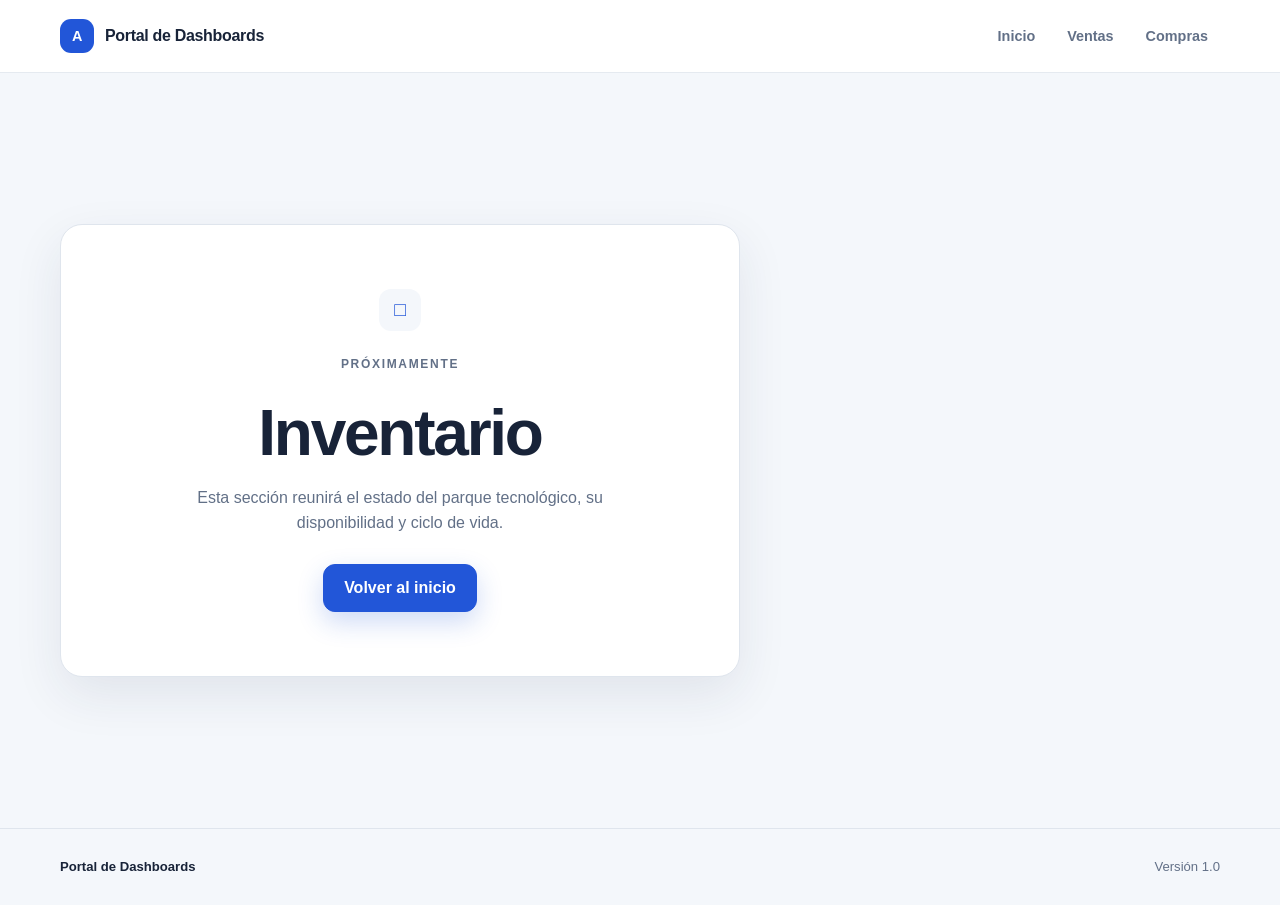
<file: inventario/index.html>
<!doctype html>
<html lang="es">
<head>
  <meta charset="utf-8">
  <meta name="viewport" content="width=device-width, initial-scale=1">
  <title>Inventario | Portal de Dashboards</title>
  <meta name="description" content="Próxima sección de inventario del Portal de Dashboards.">
  <link rel="icon" href="../assets/icons/favicon.svg" type="image/svg+xml">
  <link rel="stylesheet" href="../assets/css/portal.css">
</head>
<body>
  <header class="site-header"><div class="shell nav"><a class="brand" href="../"><span class="brand-mark">A</span><span>Portal de Dashboards</span></a><nav aria-label="Navegación principal"><a href="../">Inicio</a><a href="../ventas/">Ventas</a><a href="../compras/">Compras</a></nav></div></header>
  <main class="placeholder-main"><div class="shell"><section class="placeholder-card"><span class="icon" aria-hidden="true">□</span><p class="eyebrow">Próximamente</p><h1>Inventario</h1><p>Esta sección reunirá el estado del parque tecnológico, su disponibilidad y ciclo de vida.</p><a class="button primary" href="../">Volver al inicio</a></section></div></main>
  <footer class="site-footer"><div class="shell footer-row"><strong>Portal de Dashboards</strong><span>Versión 1.0</span></div></footer>
</body>
</html>
</file>
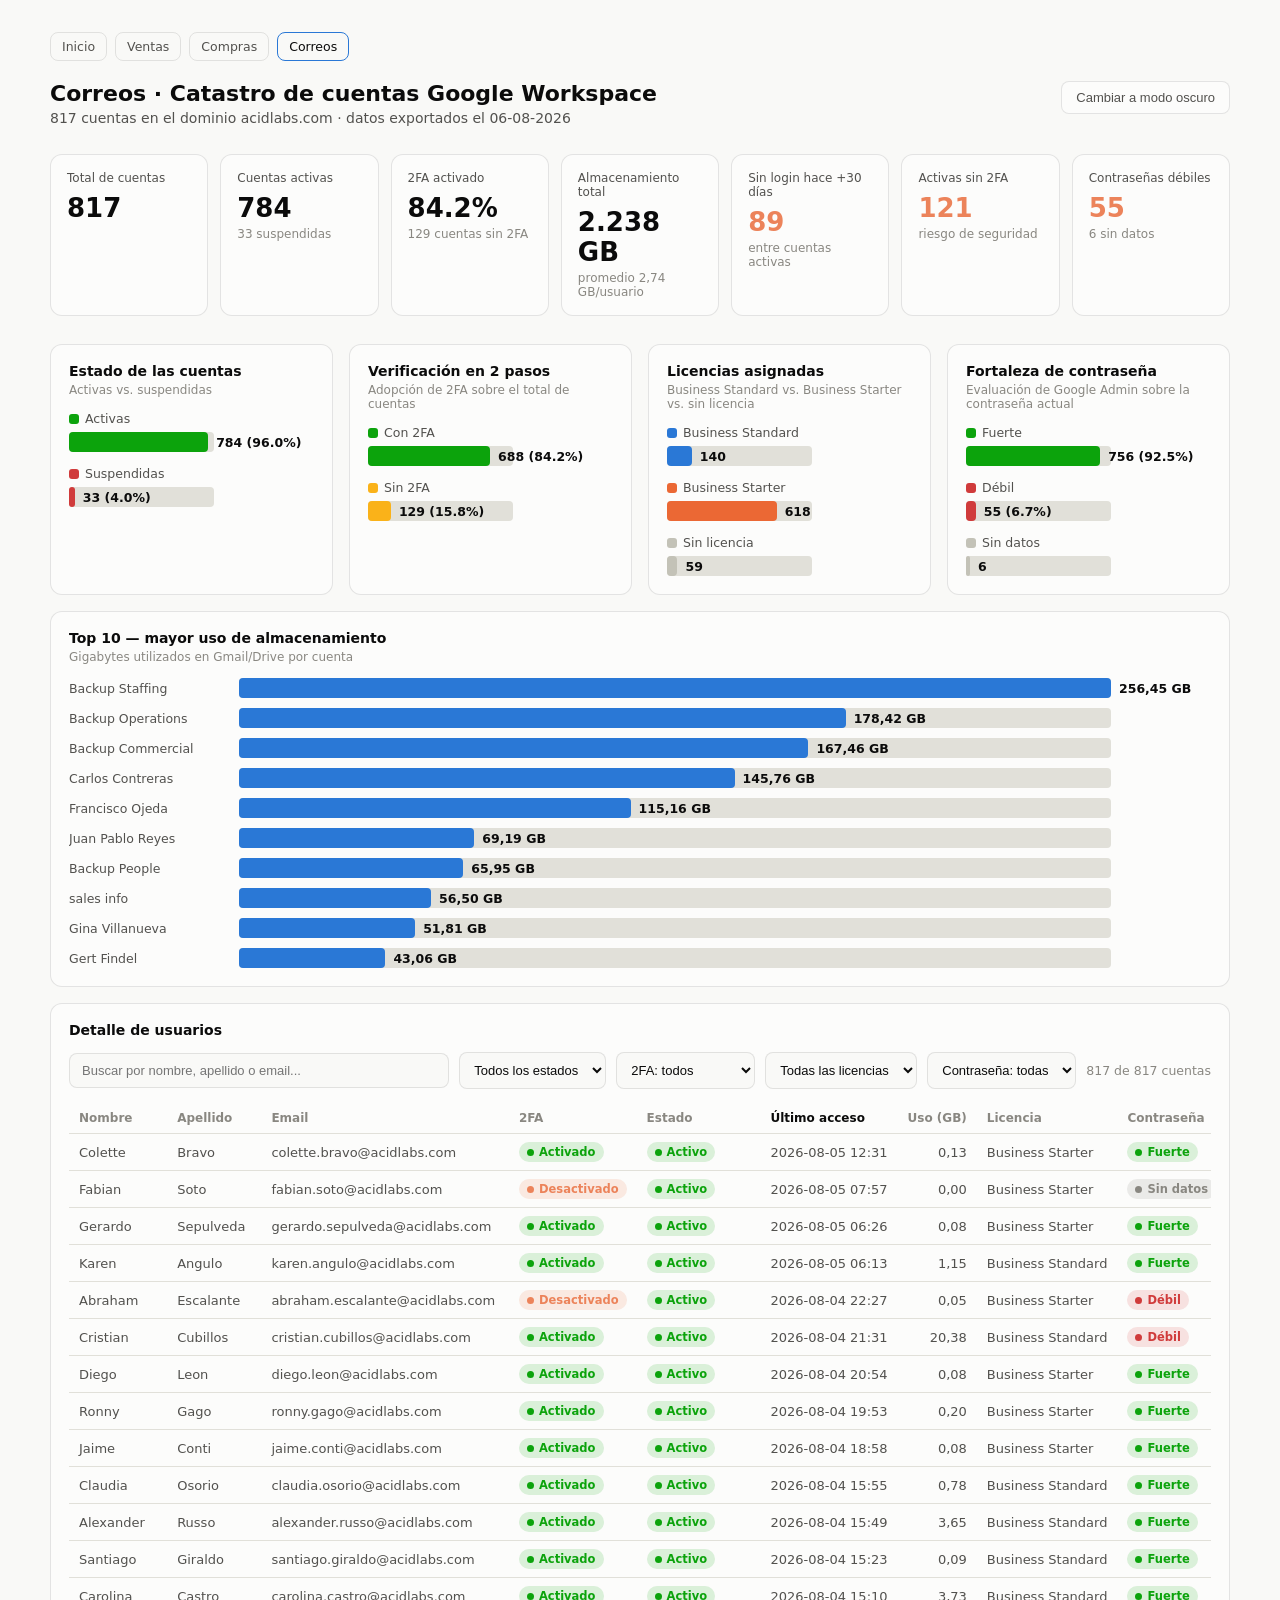
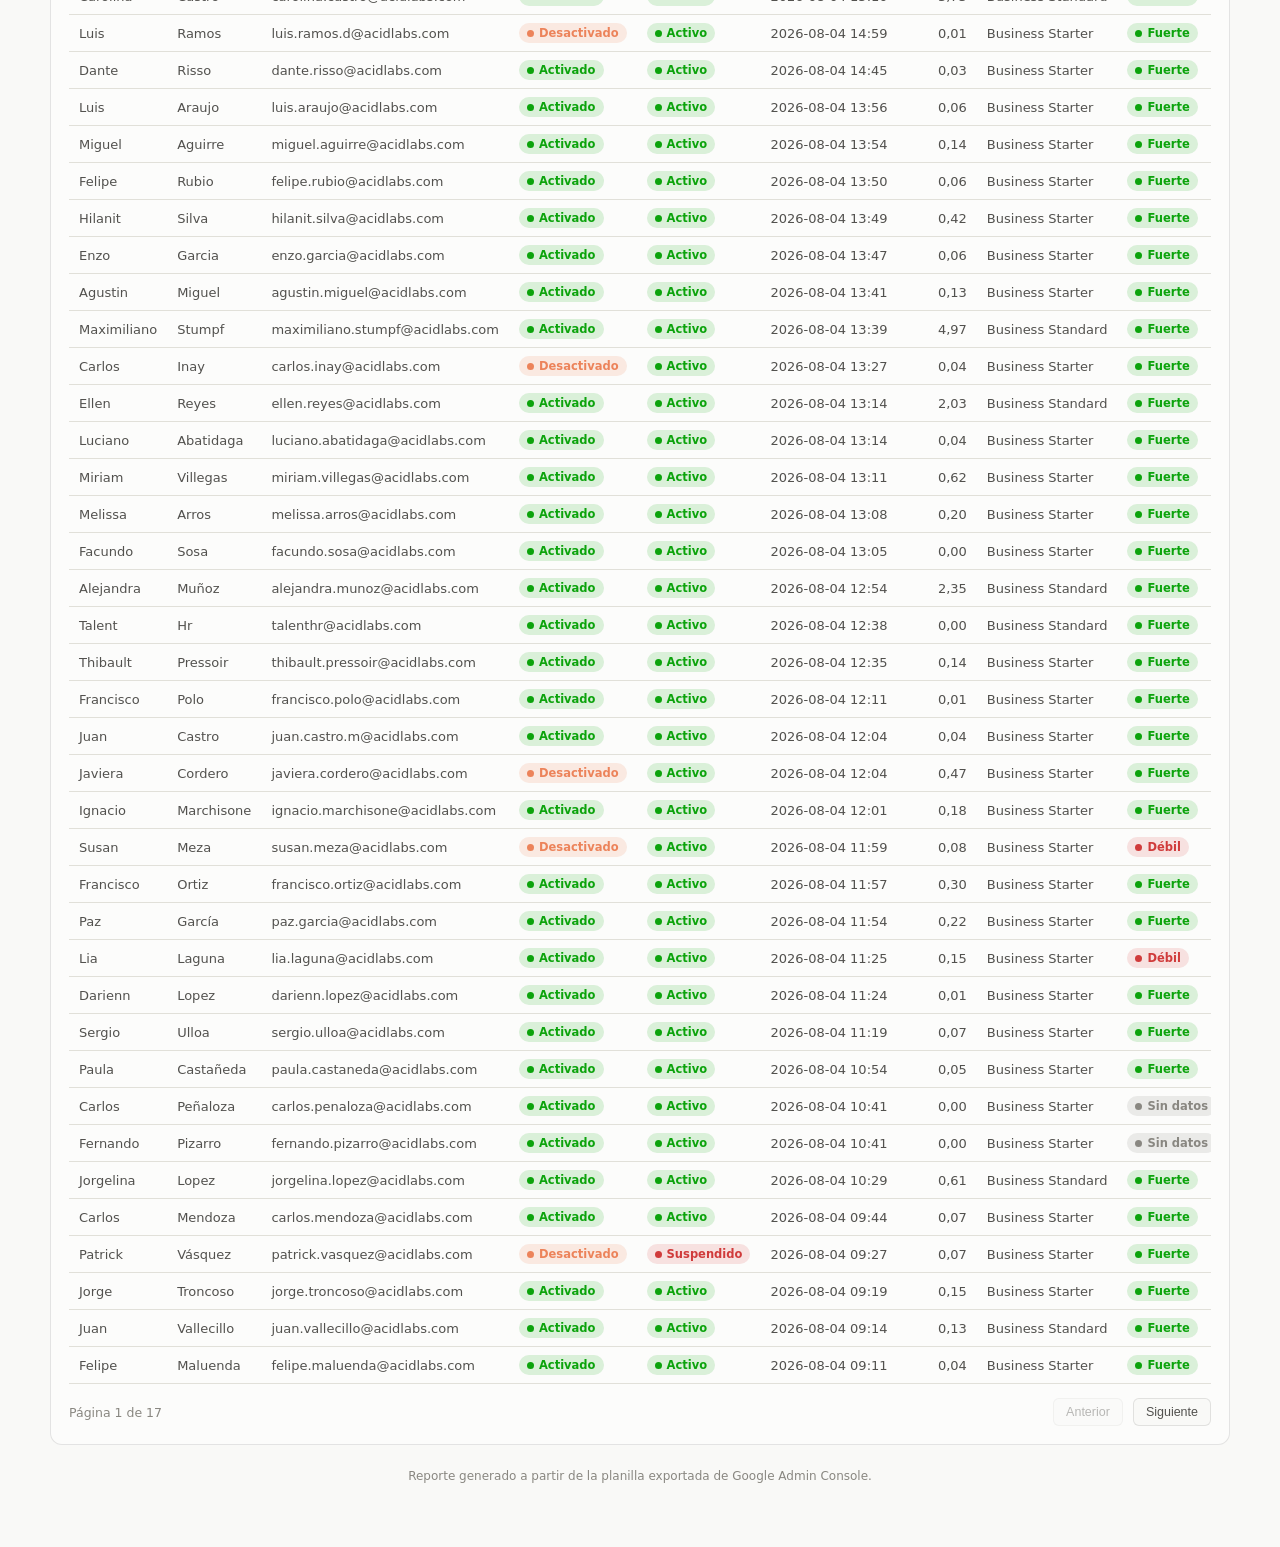
<file: correos/DASHBOARD_correos.html>
<!DOCTYPE html>
<html lang="es">
<head>
<meta charset="UTF-8">
<meta name="viewport" content="width=device-width, initial-scale=1.0">
<title>Correos · Catastro de cuentas Google Workspace — Acid Labs</title>
<meta name="description" content="Correos: catastro de cuentas de Google Workspace de Acid Labs: estado, 2FA, licencias y uso de almacenamiento.">
<link rel="icon" href="../assets/icons/favicon.svg" type="image/svg+xml">
<style>
  .portal-nav { display: flex; flex-wrap: wrap; gap: 8px; margin-bottom: 20px; }
  .portal-nav a { color: var(--text-secondary); border: 1px solid var(--border); border-radius: 8px; padding: 6px 11px; font-size: 12.5px; text-decoration: none; }
  .portal-nav a:hover, .portal-nav a[aria-current="page"] { color: var(--text-primary); border-color: var(--series-1); }
  :root {
    color-scheme: light;
    --surface-1:      #fcfcfb;
    --page-plane:     #f9f9f7;
    --text-primary:   #0b0b0b;
    --text-secondary: #52514e;
    --text-muted:     #898781;
    --gridline:       #e1e0d9;
    --baseline:       #c3c2b7;
    --border:         rgba(11,11,11,0.10);
    --series-1: #2a78d6; /* blue - standard */
    --series-2: #eb6834; /* orange - starter */
    --series-7: #4a3aa7; /* violet */
    --good:     #0ca30c;
    --warning:  #fab219;
    --serious:  #ec835a;
    --critical: #d03b3b;
    --muted-fill: #c3c2b7;
  }
  @media (prefers-color-scheme: dark) {
    :root:where(:not([data-theme="light"])) {
      color-scheme: dark;
      --surface-1:      #1a1a19;
      --page-plane:     #0d0d0d;
      --text-primary:   #ffffff;
      --text-secondary: #c3c2b7;
      --text-muted:     #898781;
      --gridline:       #2c2c2a;
      --baseline:       #383835;
      --border:         rgba(255,255,255,0.10);
      --series-1: #3987e5;
      --series-2: #d95926;
      --series-7: #9085e9;
      --good:     #0ca30c;
      --warning:  #fab219;
      --serious:  #ec835a;
      --critical: #e66767;
      --muted-fill: #52514e;
    }
  }
  :root[data-theme="dark"] {
    color-scheme: dark;
    --surface-1:      #1a1a19;
    --page-plane:     #0d0d0d;
    --text-primary:   #ffffff;
    --text-secondary: #c3c2b7;
    --text-muted:     #898781;
    --gridline:       #2c2c2a;
    --baseline:       #383835;
    --border:         rgba(255,255,255,0.10);
    --series-1: #3987e5;
    --series-2: #d95926;
    --series-7: #9085e9;
    --good:     #0ca30c;
    --warning:  #fab219;
    --serious:  #ec835a;
    --critical: #e66767;
    --muted-fill: #52514e;
  }

  * { box-sizing: border-box; }
  html, body {
    margin: 0; padding: 0;
    background: var(--page-plane);
    color: var(--text-primary);
    font-family: system-ui, -apple-system, "Segoe UI", sans-serif;
  }
  body { padding: 32px 24px 64px; }
  .wrap { max-width: 1180px; margin: 0 auto; }

  header.top {
    display: flex; justify-content: space-between; align-items: flex-start;
    margin-bottom: 28px; gap: 16px; flex-wrap: wrap;
  }
  h1 { font-size: 22px; margin: 0 0 4px; font-weight: 600; }
  .subtitle { color: var(--text-secondary); font-size: 14px; margin: 0; }

  .theme-toggle {
    border: 1px solid var(--border); background: var(--surface-1);
    color: var(--text-secondary); border-radius: 8px; padding: 8px 14px;
    font-size: 13px; cursor: pointer; white-space: nowrap;
  }
  .theme-toggle:hover { color: var(--text-primary); }

  .tiles {
    display: grid; grid-template-columns: repeat(auto-fit, minmax(150px, 1fr)); gap: 12px;
    margin-bottom: 28px;
  }
  .tile {
    background: var(--surface-1); border: 1px solid var(--border);
    border-radius: 12px; padding: 16px;
  }
  .tile .label { font-size: 12px; color: var(--text-secondary); margin-bottom: 8px; }
  .tile .value { font-size: 26px; font-weight: 600; color: var(--text-primary); }
  .tile .sub { font-size: 12px; color: var(--text-muted); margin-top: 4px; }
  .tile.flag .value { color: var(--serious); }

  .charts {
    display: grid; grid-template-columns: repeat(auto-fit, minmax(240px, 1fr)); gap: 16px; margin-bottom: 16px;
  }
  .card {
    background: var(--surface-1); border: 1px solid var(--border);
    border-radius: 12px; padding: 18px;
  }
  .card h3 { font-size: 14px; margin: 0 0 4px; font-weight: 600; }
  .card .card-sub { font-size: 12px; color: var(--text-muted); margin: 0 0 14px; }

  .bar-row { margin-bottom: 14px; }
  .bar-row:last-child { margin-bottom: 0; }
  .bar-legend {
    display: flex; align-items: center; gap: 6px; font-size: 12.5px;
    color: var(--text-secondary); margin-bottom: 6px;
  }
  .swatch { width: 10px; height: 10px; border-radius: 3px; flex: none; }
  .bar-track {
    background: var(--gridline); border-radius: 4px; height: 20px; position: relative;
    overflow: visible; margin-right: 100px;
  }
  .bar-fill {
    height: 20px; border-radius: 4px; position: relative;
    display: flex; align-items: center;
    min-width: 4px;
  }
  .bar-value {
    position: absolute; left: calc(100% + 8px); top: 50%; transform: translateY(-50%);
    font-size: 12.5px; color: var(--text-primary); font-weight: 600; white-space: nowrap;
    font-variant-numeric: tabular-nums;
  }

  .card.wide { grid-column: 1 / -1; }
  .top-storage-row { display: grid; grid-template-columns: 160px 1fr; gap: 10px; align-items: center; margin-bottom: 10px; }
  .top-storage-row:last-child { margin-bottom: 0; }
  .top-storage-name { font-size: 12.5px; color: var(--text-secondary); overflow: hidden; text-overflow: ellipsis; white-space: nowrap; }

  .table-section {
    background: var(--surface-1); border: 1px solid var(--border);
    border-radius: 12px; padding: 18px; margin-top: 16px;
  }
  .table-section h3 { font-size: 14px; margin: 0 0 14px; font-weight: 600; }

  .filters {
    display: flex; gap: 10px; margin-bottom: 14px; flex-wrap: wrap; align-items: center;
  }
  .filters input[type="text"] {
    flex: 1 1 220px; padding: 9px 12px; border-radius: 8px; border: 1px solid var(--border);
    background: var(--page-plane); color: var(--text-primary); font-size: 13px;
  }
  .filters select {
    padding: 9px 10px; border-radius: 8px; border: 1px solid var(--border);
    background: var(--page-plane); color: var(--text-primary); font-size: 13px;
  }
  .filters .count { font-size: 12.5px; color: var(--text-muted); margin-left: auto; }

  table { width: 100%; border-collapse: collapse; font-size: 13px; }
  thead th {
    text-align: left; padding: 8px 10px; border-bottom: 1px solid var(--gridline);
    color: var(--text-muted); font-weight: 600; font-size: 12px; cursor: pointer;
    user-select: none; white-space: nowrap;
  }
  thead th:hover { color: var(--text-primary); }
  thead th.active-sort { color: var(--text-primary); }
  tbody td {
    padding: 8px 10px; border-bottom: 1px solid var(--gridline); color: var(--text-secondary);
    white-space: nowrap;
  }
  tbody tr:hover td { color: var(--text-primary); }
  td.num { text-align: right; font-variant-numeric: tabular-nums; }
  .pill {
    display: inline-flex; align-items: center; gap: 5px; padding: 3px 8px;
    border-radius: 999px; font-size: 11.5px; font-weight: 600;
  }
  .pill .dot { width: 7px; height: 7px; border-radius: 50%; }
  .pill.on { color: var(--good); background: color-mix(in srgb, var(--good) 14%, transparent); }
  .pill.off { color: var(--serious); background: color-mix(in srgb, var(--serious) 16%, transparent); }
  .pill.active { color: var(--good); background: color-mix(in srgb, var(--good) 14%, transparent); }
  .pill.suspended { color: var(--critical); background: color-mix(in srgb, var(--critical) 14%, transparent); }
  .pill.strong { color: var(--good); background: color-mix(in srgb, var(--good) 14%, transparent); }
  .pill.weak { color: var(--critical); background: color-mix(in srgb, var(--critical) 14%, transparent); }
  .pill.unknown-pw { color: var(--text-muted); background: color-mix(in srgb, var(--text-muted) 16%, transparent); }

  .pagination {
    display: flex; justify-content: space-between; align-items: center;
    margin-top: 14px; font-size: 12.5px; color: var(--text-muted);
  }
  .pagination button {
    border: 1px solid var(--border); background: var(--page-plane); color: var(--text-secondary);
    border-radius: 6px; padding: 6px 12px; font-size: 12.5px; cursor: pointer; margin-left: 6px;
  }
  .pagination button:disabled { opacity: 0.4; cursor: default; }

  footer.note {
    margin-top: 24px; font-size: 12px; color: var(--text-muted); text-align: center;
  }

  @media (max-width: 900px) {
    .tiles { grid-template-columns: repeat(2, 1fr); }
    .charts { grid-template-columns: 1fr; }
  }
</style>
</head>
<body>
<div class="wrap">

  <nav class="portal-nav" aria-label="Navegación del portal">
    <a href="../">Inicio</a>
    <a href="../ventas/">Ventas</a>
    <a href="../compras/">Compras</a>
    <a href="./" aria-current="page">Correos</a>
  </nav>

  <header class="top">
    <div>
      <h1>Correos · Catastro de cuentas Google Workspace</h1>
      <p class="subtitle" id="subtitle">Generado a partir de la planilla de usuarios</p>
    </div>
    <button class="theme-toggle" id="themeToggle">Cambiar a modo oscuro</button>
  </header>

  <div class="tiles" id="tiles"></div>

  <div class="charts">
    <div class="card">
      <h3>Estado de las cuentas</h3>
      <p class="card-sub">Activas vs. suspendidas</p>
      <div id="chartStatus"></div>
    </div>
    <div class="card">
      <h3>Verificación en 2 pasos</h3>
      <p class="card-sub">Adopción de 2FA sobre el total de cuentas</p>
      <div id="chartTfa"></div>
    </div>
    <div class="card">
      <h3>Licencias asignadas</h3>
      <p class="card-sub">Business Standard vs. Business Starter vs. sin licencia</p>
      <div id="chartLicense"></div>
    </div>
    <div class="card">
      <h3>Fortaleza de contraseña</h3>
      <p class="card-sub">Evaluación de Google Admin sobre la contraseña actual</p>
      <div id="chartPassword"></div>
    </div>
    <div class="card wide">
      <h3>Top 10 — mayor uso de almacenamiento</h3>
      <p class="card-sub">Gigabytes utilizados en Gmail/Drive por cuenta</p>
      <div id="chartTop"></div>
    </div>
  </div>

  <div class="table-section">
    <h3>Detalle de usuarios</h3>
    <div class="filters">
      <input type="text" id="searchInput" placeholder="Buscar por nombre, apellido o email...">
      <select id="statusFilter">
        <option value="">Todos los estados</option>
        <option value="Active">Activo</option>
        <option value="Suspended">Suspendido</option>
      </select>
      <select id="tfaFilter">
        <option value="">2FA: todos</option>
        <option value="on">2FA activado</option>
        <option value="off">2FA desactivado</option>
      </select>
      <select id="licenseFilter">
        <option value="">Todas las licencias</option>
        <option value="1010020026">Business Standard</option>
        <option value="1010020029">Business Starter</option>
        <option value="none">Sin licencia</option>
      </select>
      <select id="passwordFilter">
        <option value="">Contraseña: todas</option>
        <option value="Strong">Fuerte</option>
        <option value="Weak">Débil</option>
        <option value="unknown">Sin datos</option>
      </select>
      <span class="count" id="resultCount"></span>
    </div>
    <div style="overflow-x:auto;">
      <table>
        <thead>
          <tr>
            <th data-key="first">Nombre</th>
            <th data-key="last">Apellido</th>
            <th data-key="email">Email</th>
            <th data-key="tfa">2FA</th>
            <th data-key="status">Estado</th>
            <th data-key="last_sign_raw">Último acceso</th>
            <th data-key="usage_gb">Uso (GB)</th>
            <th data-key="license">Licencia</th>
            <th data-key="password_strength">Contraseña</th>
          </tr>
        </thead>
        <tbody id="tbody"></tbody>
      </table>
    </div>
    <div class="pagination">
      <span id="pageInfo"></span>
      <div>
        <button id="prevPage">Anterior</button>
        <button id="nextPage">Siguiente</button>
      </div>
    </div>
  </div>

  <footer class="note">Reporte generado a partir de la planilla exportada de Google Admin Console.</footer>
</div>

<script>
const USERS = [{"first": "Aaron", "last": "Pardo", "email": "aaron.pardo@acidlabs.com", "tfa": true, "status": "Active", "last_sign": "2026-06-10 19:01", "last_sign_raw": "2026-06-10T19:01:35", "usage_gb": 0.41, "license": 1010020029.0, "password_strength": "Strong"}, {"first": "Abraham", "last": "Escalante", "email": "abraham.escalante@acidlabs.com", "tfa": false, "status": "Active", "last_sign": "2026-08-04 22:27", "last_sign_raw": "2026-08-04T22:27:19", "usage_gb": 0.05, "license": 1010020029.0, "password_strength": "Weak"}, {"first": "Abraham", "last": "Lamas", "email": "abraham.lamas@acidlabs.com", "tfa": false, "status": "Active", "last_sign": "2026-08-03 05:01", "last_sign_raw": "2026-08-03T05:01:34", "usage_gb": 0.03, "license": 1010020029.0, "password_strength": "Strong"}, {"first": "Acid Labs", "last": "Notifications", "email": "mails@acidlabs.com", "tfa": true, "status": "Active", "last_sign": "2026-04-07 06:17", "last_sign_raw": "2026-04-07T06:17:45", "usage_gb": 0.03, "license": 1010020029.0, "password_strength": "Strong"}, {"first": "Acid Labs", "last": "Dumpster", "email": "dumpster@acid.cl", "tfa": false, "status": "Active", "last_sign": "2026-07-21 13:14", "last_sign_raw": "2026-07-21T13:14:23", "usage_gb": 32.15, "license": 1010020026.0, "password_strength": "Weak"}, {"first": "Acid Labs", "last": "Support", "email": "support@acid.cl", "tfa": true, "status": "Active", "last_sign": "2025-06-06 07:15", "last_sign_raw": "2025-06-06T07:15:47", "usage_gb": 15.21, "license": 1010020029.0, "password_strength": "Strong"}, {"first": "Ada", "last": "Malqui", "email": "ada.malqui@acidlabs.com", "tfa": false, "status": "Active", "last_sign": "2026-07-22 09:53", "last_sign_raw": "2026-07-22T09:53:57", "usage_gb": 1.94, "license": 1010020029.0, "password_strength": "Strong"}, {"first": "Adrian", "last": "Miranda", "email": "adrian.miranda@acidlabs.com", "tfa": true, "status": "Active", "last_sign": "2026-08-04 08:31", "last_sign_raw": "2026-08-04T08:31:00", "usage_gb": 0.42, "license": 1010020029.0, "password_strength": "Strong"}, {"first": "adrian", "last": "Zelada", "email": "adrian.zelada@acidlabs.com", "tfa": true, "status": "Active", "last_sign": "2026-07-21 20:13", "last_sign_raw": "2026-07-21T20:13:13", "usage_gb": 1.2, "license": 1010020029.0, "password_strength": "Strong"}, {"first": "Adrian", "last": "Bravo", "email": "adrian.bravo@acidlabs.com", "tfa": true, "status": "Active", "last_sign": "2026-07-30 20:53", "last_sign_raw": "2026-07-30T20:53:20", "usage_gb": 2.23, "license": 1010020029.0, "password_strength": "Strong"}, {"first": "Adriana", "last": "Santana", "email": "adriana.santana@acidlabs.com", "tfa": true, "status": "Active", "last_sign": "2026-06-22 13:39", "last_sign_raw": "2026-06-22T13:39:10", "usage_gb": 0.23, "license": 1010020029.0, "password_strength": "Strong"}, {"first": "Adrián", "last": "Marchan", "email": "adrian.marchan@acidlabs.com", "tfa": true, "status": "Active", "last_sign": "2026-07-28 14:06", "last_sign_raw": "2026-07-28T14:06:26", "usage_gb": 0.67, "license": 1010020029.0, "password_strength": "Strong"}, {"first": "Agustin", "last": "Miguel", "email": "agustin.miguel@acidlabs.com", "tfa": true, "status": "Active", "last_sign": "2026-08-04 13:41", "last_sign_raw": "2026-08-04T13:41:42", "usage_gb": 0.13, "license": 1010020029.0, "password_strength": "Strong"}, {"first": "Agustin", "last": "Utrera", "email": "agustin.utrera@acidlabs.com", "tfa": true, "status": "Active", "last_sign": "2026-08-02 18:31", "last_sign_raw": "2026-08-02T18:31:33", "usage_gb": 0.14, "license": 1010020029.0, "password_strength": "Strong"}, {"first": "Agustin", "last": "Escudero", "email": "agustin.escudero@acidlabs.com", "tfa": true, "status": "Active", "last_sign": "2026-07-31 07:05", "last_sign_raw": "2026-07-31T07:05:34", "usage_gb": 0.01, "license": 1010020029.0, "password_strength": "Strong"}, {"first": "Agustín", "last": "Peralta", "email": "agustin.peralta@acidlabs.com", "tfa": true, "status": "Active", "last_sign": "2026-07-27 13:25", "last_sign_raw": "2026-07-27T13:25:46", "usage_gb": 0.13, "license": 1010020029.0, "password_strength": "Strong"}, {"first": "Alan", "last": "Corcos", "email": "alan.corcos@acidlabs.com", "tfa": true, "status": "Active", "last_sign": "2026-07-23 08:16", "last_sign_raw": "2026-07-23T08:16:53", "usage_gb": 0.22, "license": 1010020029.0, "password_strength": "Strong"}, {"first": "Alan", "last": "Jones", "email": "alan.jones@acidlabs.com", "tfa": true, "status": "Active", "last_sign": "2026-08-01 19:18", "last_sign_raw": "2026-08-01T19:18:06", "usage_gb": 0.01, "license": 1010020029.0, "password_strength": "Strong"}, {"first": "Alberto", "last": "Noa", "email": "alberto.noa@acidlabs.com", "tfa": true, "status": "Active", "last_sign": "2026-07-30 10:33", "last_sign_raw": "2026-07-30T10:33:59", "usage_gb": 0.03, "license": 1010020029.0, "password_strength": "Strong"}, {"first": "Aldenys", "last": "Fernández", "email": "aldenys.fernandez@acidlabs.com", "tfa": false, "status": "Active", "last_sign": "2026-07-17 07:20", "last_sign_raw": "2026-07-17T07:20:53", "usage_gb": 0.06, "license": 1010020029.0, "password_strength": "Strong"}, {"first": "Aldo", "last": "Gallardo", "email": "aldo.gallardo@acidlabs.com", "tfa": true, "status": "Active", "last_sign": "2026-07-10 14:02", "last_sign_raw": "2026-07-10T14:02:51", "usage_gb": 0.41, "license": 1010020029.0, "password_strength": "Strong"}, {"first": "Alejandra", "last": "Muñoz", "email": "alejandra.munoz@acidlabs.com", "tfa": true, "status": "Active", "last_sign": "2026-08-04 12:54", "last_sign_raw": "2026-08-04T12:54:50", "usage_gb": 2.35, "license": 1010020026.0, "password_strength": "Strong"}, {"first": "Alejandra", "last": "Barrera", "email": "alejandra.barrera@acidlabs.com", "tfa": true, "status": "Active", "last_sign": "2026-08-03 14:32", "last_sign_raw": "2026-08-03T14:32:28", "usage_gb": 2.95, "license": 1010020026.0, "password_strength": "Strong"}, {"first": "Alejandra", "last": "Pinto", "email": "alejandra.pinto@acidlabs.com", "tfa": true, "status": "Suspended", "last_sign": "2025-06-16 18:39", "last_sign_raw": "2025-06-16T18:39:10", "usage_gb": 16.31, "license": null, "password_strength": "Strong"}, {"first": "Alejandro", "last": "Rodriguez", "email": "alejandro.rodriguez@acidlabs.com", "tfa": true, "status": "Active", "last_sign": "2026-07-25 08:24", "last_sign_raw": "2026-07-25T08:24:21", "usage_gb": 0.03, "license": 1010020029.0, "password_strength": "Strong"}, {"first": "Alejandro", "last": "Hernandez", "email": "alejandro.hernandez.a@acidlabs.com", "tfa": true, "status": "Active", "last_sign": "2026-07-29 15:06", "last_sign_raw": "2026-07-29T15:06:41", "usage_gb": 0.01, "license": 1010020029.0, "password_strength": "Weak"}, {"first": "Alejandro", "last": "Sanchez", "email": "alejandro.sanchez@acidlabs.com", "tfa": true, "status": "Active", "last_sign": "2026-08-04 06:30", "last_sign_raw": "2026-08-04T06:30:50", "usage_gb": 0.91, "license": 1010020026.0, "password_strength": "Strong"}, {"first": "Alejandro", "last": "Diaz", "email": "alejandro.diaz@acidlabs.com", "tfa": true, "status": "Active", "last_sign": "2026-07-29 07:09", "last_sign_raw": "2026-07-29T07:09:44", "usage_gb": 0.08, "license": 1010020029.0, "password_strength": "Strong"}, {"first": "Alejandro", "last": "Villagran", "email": "alejandro.villagran@acidlabs.com", "tfa": false, "status": "Active", "last_sign": "2026-08-04 07:55", "last_sign_raw": "2026-08-04T07:55:56", "usage_gb": 0.01, "license": 1010020029.0, "password_strength": "Strong"}, {"first": "Alejandro", "last": "Santa Lucia", "email": "alejandro.santalucia@acidlabs.com", "tfa": true, "status": "Active", "last_sign": "2026-07-31 09:20", "last_sign_raw": "2026-07-31T09:20:18", "usage_gb": 0.57, "license": 1010020026.0, "password_strength": "Strong"}, {"first": "Alejandro", "last": "Zalazar", "email": "alejandro.zalazar@acidlabs.com", "tfa": true, "status": "Active", "last_sign": "2026-07-27 13:20", "last_sign_raw": "2026-07-27T13:20:06", "usage_gb": 0.23, "license": 1010020029.0, "password_strength": "Strong"}, {"first": "Alejandro", "last": "Contreras", "email": "alejandro.contreras@acidlabs.com", "tfa": false, "status": "Active", "last_sign": "2026-08-02 07:18", "last_sign_raw": "2026-08-02T07:18:18", "usage_gb": 3.08, "license": 1010020029.0, "password_strength": "Strong"}, {"first": "Alessandra", "last": "Bartolo", "email": "alessandra.bartolo@acidlabs.com", "tfa": true, "status": "Active", "last_sign": "2026-01-09 13:39", "last_sign_raw": "2026-01-09T13:39:09", "usage_gb": 0.29, "license": 1010020029.0, "password_strength": "Strong"}, {"first": "Alex", "last": "Rodriguez", "email": "alex.rodriguez@acidlabs.com", "tfa": true, "status": "Active", "last_sign": "2026-07-31 06:56", "last_sign_raw": "2026-07-31T06:56:22", "usage_gb": 2.2, "license": 1010020029.0, "password_strength": "Strong"}, {"first": "Alexander", "last": "Mazabel", "email": "alexander.mazabel@acidlabs.com", "tfa": false, "status": "Active", "last_sign": "2026-07-24 09:21", "last_sign_raw": "2026-07-24T09:21:19", "usage_gb": 0.05, "license": 1010020029.0, "password_strength": "Strong"}, {"first": "Alexander", "last": "Galvis", "email": "alexander.galvis@acidlabs.com", "tfa": true, "status": "Active", "last_sign": "2026-07-01 13:47", "last_sign_raw": "2026-07-01T13:47:13", "usage_gb": 0.06, "license": 1010020029.0, "password_strength": "Strong"}, {"first": "Alexander", "last": "Russo", "email": "alexander.russo@acidlabs.com", "tfa": true, "status": "Active", "last_sign": "2026-08-04 15:49", "last_sign_raw": "2026-08-04T15:49:55", "usage_gb": 3.65, "license": 1010020026.0, "password_strength": "Strong"}, {"first": "Alexander", "last": "Burgos", "email": "alexander.burgos@acidlabs.com", "tfa": true, "status": "Active", "last_sign": "2026-07-31 11:49", "last_sign_raw": "2026-07-31T11:49:02", "usage_gb": 0.25, "license": 1010020029.0, "password_strength": "Strong"}, {"first": "Alexei", "last": "Alayo", "email": "alexei.alayo@acidlabs.com", "tfa": true, "status": "Active", "last_sign": "2026-07-27 07:09", "last_sign_raw": "2026-07-27T07:09:12", "usage_gb": 0.01, "license": 1010020029.0, "password_strength": "Strong"}, {"first": "Alexis", "last": "Catalan", "email": "alexis.catalan@acidlabs.com", "tfa": true, "status": "Active", "last_sign": "2026-07-28 14:49", "last_sign_raw": "2026-07-28T14:49:16", "usage_gb": 0.17, "license": 1010020029.0, "password_strength": "Strong"}, {"first": "Alfonso", "last": "Araya", "email": "alfonso.araya@acidlabs.com", "tfa": true, "status": "Active", "last_sign": "2026-07-27 09:41", "last_sign_raw": "2026-07-27T09:41:55", "usage_gb": 1.17, "license": 1010020029.0, "password_strength": "Strong"}, {"first": "Allison", "last": "Guzman", "email": "allison.guzman@acidlabs.com", "tfa": true, "status": "Active", "last_sign": "2026-06-30 08:59", "last_sign_raw": "2026-06-30T08:59:54", "usage_gb": 0.23, "license": 1010020029.0, "password_strength": "Strong"}, {"first": "Alvaro", "last": "Rojas", "email": "alvaro.rojas@acidlabs.com", "tfa": true, "status": "Active", "last_sign": "2026-07-31 14:09", "last_sign_raw": "2026-07-31T14:09:55", "usage_gb": 36.0, "license": 1010020026.0, "password_strength": "Strong"}, {"first": "Amanda", "last": "Castro", "email": "amanda.castro@acidlabs.com", "tfa": true, "status": "Active", "last_sign": "2026-07-20 09:55", "last_sign_raw": "2026-07-20T09:55:56", "usage_gb": 2.03, "license": 1010020029.0, "password_strength": "Strong"}, {"first": "Ana", "last": "Perazzo", "email": "ana.perazzo@acidlabs.com", "tfa": true, "status": "Active", "last_sign": "2026-08-03 07:06", "last_sign_raw": "2026-08-03T07:06:14", "usage_gb": 2.81, "license": 1010020026.0, "password_strength": "Strong"}, {"first": "Ana", "last": "Silva", "email": "asilva@acid.cl", "tfa": false, "status": "Active", "last_sign": "2026-04-15 14:00", "last_sign_raw": "2026-04-15T14:00:54", "usage_gb": 0.0, "license": null, "password_strength": "Strong"}, {"first": "Ana Maria", "last": "Espinosa", "email": "anamaria.espinosa@acidlabs.com", "tfa": false, "status": "Active", "last_sign": "2026-07-23 06:31", "last_sign_raw": "2026-07-23T06:31:18", "usage_gb": 3.64, "license": 1010020026.0, "password_strength": "Strong"}, {"first": "Analia", "last": "Alvarez", "email": "analia.alvarez@acidlabs.com", "tfa": true, "status": "Active", "last_sign": "2026-07-30 10:37", "last_sign_raw": "2026-07-30T10:37:36", "usage_gb": 2.52, "license": 1010020026.0, "password_strength": "Strong"}, {"first": "Analia", "last": "Barbagelata", "email": "analia.barbagelata@acidlabs.com", "tfa": true, "status": "Active", "last_sign": "2026-07-22 06:31", "last_sign_raw": "2026-07-22T06:31:53", "usage_gb": 8.43, "license": 1010020026.0, "password_strength": "Strong"}, {"first": "Anderson", "last": "Duque", "email": "anderson.duque@acidlabs.com", "tfa": true, "status": "Active", "last_sign": "2026-07-30 15:04", "last_sign_raw": "2026-07-30T15:04:26", "usage_gb": 0.15, "license": 1010020029.0, "password_strength": "Strong"}, {"first": "Andrea", "last": "Ortiz", "email": "andrea.ortiz@acidlabs.com", "tfa": true, "status": "Active", "last_sign": "2026-08-04 05:32", "last_sign_raw": "2026-08-04T05:32:47", "usage_gb": 0.1, "license": 1010020029.0, "password_strength": "Strong"}, {"first": "Andres", "last": "Reyes", "email": "andres.reyes@acidlabs.com", "tfa": true, "status": "Active", "last_sign": "2026-07-02 12:00", "last_sign_raw": "2026-07-02T12:00:41", "usage_gb": 0.01, "license": 1010020029.0, "password_strength": "Strong"}, {"first": "Andres", "last": "Florez", "email": "andres.florez@acidlabs.com", "tfa": true, "status": "Active", "last_sign": "2026-07-16 10:15", "last_sign_raw": "2026-07-16T10:15:31", "usage_gb": 0.03, "license": 1010020029.0, "password_strength": "Strong"}, {"first": "Andres", "last": "Rivas", "email": "andres.rivas@acidlabs.com", "tfa": true, "status": "Active", "last_sign": "2026-07-31 14:11", "last_sign_raw": "2026-07-31T14:11:59", "usage_gb": 0.04, "license": 1010020029.0, "password_strength": "Strong"}, {"first": "Andres", "last": "Tume", "email": "andres.tume@acidlabs.com", "tfa": false, "status": "Active", "last_sign": "2026-07-17 13:24", "last_sign_raw": "2026-07-17T13:24:41", "usage_gb": 0.07, "license": 1010020029.0, "password_strength": "Strong"}, {"first": "Andres", "last": "Meneses", "email": "andres.meneses@acidlabs.com", "tfa": true, "status": "Active", "last_sign": "2026-07-21 08:10", "last_sign_raw": "2026-07-21T08:10:59", "usage_gb": 0.0, "license": 1010020029.0, "password_strength": "Strong"}, {"first": "Andrés", "last": "Córdova", "email": "andres.cordova@acidlabs.com", "tfa": true, "status": "Active", "last_sign": "2026-07-27 18:34", "last_sign_raw": "2026-07-27T18:34:36", "usage_gb": 0.16, "license": 1010020029.0, "password_strength": "Strong"}, {"first": "Andrés", "last": "Godoy", "email": "andres.godoy@acidlabs.com", "tfa": true, "status": "Active", "last_sign": "2026-07-21 09:00", "last_sign_raw": "2026-07-21T09:00:19", "usage_gb": 0.32, "license": 1010020029.0, "password_strength": "Strong"}, {"first": "Andrés", "last": "Maldonado", "email": "andres.maldonado@acidlabs.com", "tfa": true, "status": "Active", "last_sign": "2026-07-27 12:23", "last_sign_raw": "2026-07-27T12:23:57", "usage_gb": 0.59, "license": 1010020029.0, "password_strength": "Strong"}, {"first": "Andrés", "last": "Thomas", "email": "andres.thomas@acidlabs.com", "tfa": true, "status": "Active", "last_sign": "2026-07-29 06:05", "last_sign_raw": "2026-07-29T06:05:49", "usage_gb": 0.84, "license": 1010020029.0, "password_strength": "Strong"}, {"first": "Andrés", "last": "Valenzuela", "email": "andres.valenzuela@acidlabs.com", "tfa": true, "status": "Active", "last_sign": "2026-07-23 08:04", "last_sign_raw": "2026-07-23T08:04:26", "usage_gb": 0.38, "license": 1010020029.0, "password_strength": "Strong"}, {"first": "Angel", "last": "Cordero", "email": "angel.cordero@acidlabs.com", "tfa": true, "status": "Active", "last_sign": "2026-07-31 08:17", "last_sign_raw": "2026-07-31T08:17:19", "usage_gb": 0.05, "license": 1010020029.0, "password_strength": "Weak"}, {"first": "Angel", "last": "Delgado", "email": "angel.delgado@acidlabs.com", "tfa": true, "status": "Active", "last_sign": "2026-08-03 13:20", "last_sign_raw": "2026-08-03T13:20:32", "usage_gb": 0.02, "license": 1010020029.0, "password_strength": "Strong"}, {"first": "Angel", "last": "Lavado", "email": "angel.lavado@acidlabs.com", "tfa": true, "status": "Active", "last_sign": "2026-08-01 11:37", "last_sign_raw": "2026-08-01T11:37:16", "usage_gb": 0.43, "license": 1010020029.0, "password_strength": "Strong"}, {"first": "Angel", "last": "Echeto", "email": "angel.echeto@acidlabs.com", "tfa": true, "status": "Active", "last_sign": "2026-07-31 07:54", "last_sign_raw": "2026-07-31T07:54:05", "usage_gb": 3.38, "license": 1010020026.0, "password_strength": "Strong"}, {"first": "Angel", "last": "Camacho", "email": "angel.camacho@acidlabs.com", "tfa": true, "status": "Active", "last_sign": "2026-07-20 06:54", "last_sign_raw": "2026-07-20T06:54:40", "usage_gb": 0.06, "license": 1010020029.0, "password_strength": "Strong"}, {"first": "Angel", "last": "Colmenares", "email": "angel.colmenares@acidlabs.com", "tfa": true, "status": "Active", "last_sign": "2026-07-21 15:31", "last_sign_raw": "2026-07-21T15:31:33", "usage_gb": 0.26, "license": 1010020029.0, "password_strength": "Strong"}, {"first": "Anthony", "last": "Gomez", "email": "anthony.gomez@acidlabs.com", "tfa": true, "status": "Active", "last_sign": "2026-07-26 19:30", "last_sign_raw": "2026-07-26T19:30:30", "usage_gb": 0.17, "license": 1010020029.0, "password_strength": "Strong"}, {"first": "Appleid", "last": "Cenco", "email": "appleidcenco@acidlabs.com", "tfa": false, "status": "Active", "last_sign": "2024-09-27 07:57", "last_sign_raw": "2024-09-27T07:57:13", "usage_gb": 0.0, "license": null, "password_strength": "Strong"}, {"first": "AppleId", "last": "Acid", "email": "appleid.acid@acidlabs.com", "tfa": false, "status": "Active", "last_sign": "2025-03-20 06:14", "last_sign_raw": "2025-03-20T06:14:46", "usage_gb": 0.0, "license": null, "password_strength": "Strong"}, {"first": "appleid", "last": "Latam", "email": "appleidlatam@acidlabs.com", "tfa": false, "status": "Active", "last_sign": "2025-03-28 11:19", "last_sign_raw": "2025-03-28T11:19:35", "usage_gb": 0.0, "license": null, "password_strength": "Strong"}, {"first": "Arbey", "last": "Lopez", "email": "arbey.lopez@acidlabs.com", "tfa": true, "status": "Active", "last_sign": "2026-07-28 13:56", "last_sign_raw": "2026-07-28T13:56:22", "usage_gb": 0.03, "license": 1010020029.0, "password_strength": "Strong"}, {"first": "Arie", "last": "Muñoz", "email": "arie.munoz@acidlabs.com", "tfa": true, "status": "Active", "last_sign": "2026-07-29 06:58", "last_sign_raw": "2026-07-29T06:58:37", "usage_gb": 2.11, "license": 1010020026.0, "password_strength": "Strong"}, {"first": "Arlenys", "last": "Figueiras", "email": "arlenys.figueiras@acidlabs.com", "tfa": true, "status": "Active", "last_sign": "2026-07-28 05:58", "last_sign_raw": "2026-07-28T05:58:29", "usage_gb": 0.28, "license": 1010020029.0, "password_strength": "Strong"}, {"first": "Arles", "last": "Cerrato", "email": "arles.cerrato@acidlabs.com", "tfa": true, "status": "Active", "last_sign": "2026-07-27 12:12", "last_sign_raw": "2026-07-27T12:12:17", "usage_gb": 0.35, "license": 1010020029.0, "password_strength": "Weak"}, {"first": "Asistencia", "last": "Buk", "email": "asistencia.buk@acidlabs.com", "tfa": true, "status": "Active", "last_sign": "2026-02-24 06:37", "last_sign_raw": "2026-02-24T06:37:44", "usage_gb": 3.72, "license": 1010020029.0, "password_strength": "Strong"}, {"first": "Augusto", "last": "Pesci", "email": "augusto.pesci@acidlabs.com", "tfa": true, "status": "Active", "last_sign": "2026-07-31 12:02", "last_sign_raw": "2026-07-31T12:02:19", "usage_gb": 0.05, "license": 1010020029.0, "password_strength": "Strong"}, {"first": "Backup", "last": "Commercial", "email": "backup.commercial@acidlabs.com", "tfa": true, "status": "Active", "last_sign": "2026-07-30 14:33", "last_sign_raw": "2026-07-30T14:33:54", "usage_gb": 167.46, "license": 1010020029.0, "password_strength": "Strong"}, {"first": "Backup", "last": "Finance", "email": "backup.finance@acidlabs.com", "tfa": true, "status": "Active", "last_sign": "2026-07-29 07:16", "last_sign_raw": "2026-07-29T07:16:47", "usage_gb": 25.63, "license": 1010020029.0, "password_strength": "Strong"}, {"first": "Backup", "last": "Staffing", "email": "backup.staffing@acidlabs.com", "tfa": true, "status": "Active", "last_sign": "2026-07-21 13:10", "last_sign_raw": "2026-07-21T13:10:09", "usage_gb": 256.45, "license": 1010020029.0, "password_strength": "Strong"}, {"first": "Backup", "last": "People", "email": "backup.people@acidlabs.com", "tfa": true, "status": "Active", "last_sign": "2026-07-01 13:47", "last_sign_raw": "2026-07-01T13:47:13", "usage_gb": 65.95, "license": 1010020029.0, "password_strength": "Strong"}, {"first": "Backup", "last": "Operations", "email": "backup.operations@acidlabs.com", "tfa": true, "status": "Active", "last_sign": "2026-07-21 13:10", "last_sign_raw": "2026-07-21T13:10:09", "usage_gb": 178.42, "license": 1010020029.0, "password_strength": "Strong"}, {"first": "Barbara", "last": "Sepulveda", "email": "barbara.sepulveda@acidlabs.com", "tfa": true, "status": "Active", "last_sign": "2026-08-03 15:34", "last_sign_raw": "2026-08-03T15:34:15", "usage_gb": 0.12, "license": 1010020029.0, "password_strength": "Strong"}, {"first": "Bastian", "last": "Sepulveda Backup", "email": "bastian.sepulveda.backup@acidlabs.com", "tfa": true, "status": "Active", "last_sign": "2025-10-21 07:16", "last_sign_raw": "2025-10-21T07:16:03", "usage_gb": 10.11, "license": null, "password_strength": "Weak"}, {"first": "Beatriz", "last": "Herrera Campos", "email": "beatriz.herrera@acidlabs.com", "tfa": true, "status": "Active", "last_sign": "2026-08-02 06:36", "last_sign_raw": "2026-08-02T06:36:23", "usage_gb": 7.15, "license": 1010020026.0, "password_strength": "Strong"}, {"first": "Begoña", "last": "Balbontin", "email": "begona.balbontin@acidlabs.com", "tfa": true, "status": "Active", "last_sign": "2026-07-29 13:33", "last_sign_raw": "2026-07-29T13:33:19", "usage_gb": 0.1, "license": 1010020029.0, "password_strength": "Strong"}, {"first": "Benjamin", "last": "Beltran", "email": "benjamin.beltran_@acidlabs.com", "tfa": true, "status": "Suspended", "last_sign": "2026-04-30 16:15", "last_sign_raw": "2026-04-30T16:15:04", "usage_gb": 6.54, "license": null, "password_strength": "Strong"}, {"first": "Benjamin", "last": "Acuña", "email": "benjamin.acuna@acidlabs.com", "tfa": true, "status": "Active", "last_sign": "2026-08-03 06:46", "last_sign_raw": "2026-08-03T06:46:58", "usage_gb": 1.36, "license": 1010020029.0, "password_strength": "Strong"}, {"first": "Bienvenida", "last": "Acid Labs", "email": "no-reply@acid.cl", "tfa": false, "status": "Active", "last_sign": "2022-06-02 12:08", "last_sign_raw": "2022-06-02T12:08:19", "usage_gb": 8.65, "license": null, "password_strength": "Strong"}, {"first": "Bot", "last": "Integrations", "email": "bot_integrations@acidlabs.com", "tfa": true, "status": "Active", "last_sign": "2025-02-03 07:36", "last_sign_raw": "2025-02-03T07:36:37", "usage_gb": 0.0, "license": null, "password_strength": "Strong"}, {"first": "Bot", "last": "Jira", "email": "bot.jira@acidlabs.com", "tfa": false, "status": "Active", "last_sign": "Never logged in", "last_sign_raw": null, "usage_gb": 0.0, "license": 1010020029.0, "password_strength": "Strong"}, {"first": "Brandon", "last": "Crosta", "email": "brandon.crosta@acidlabs.com", "tfa": true, "status": "Active", "last_sign": "2026-07-27 05:52", "last_sign_raw": "2026-07-27T05:52:29", "usage_gb": 0.27, "license": 1010020029.0, "password_strength": "Strong"}, {"first": "Brayan", "last": "Delgado", "email": "brayan.delgado@acidlabs.com", "tfa": true, "status": "Active", "last_sign": "2026-07-27 07:40", "last_sign_raw": "2026-07-27T07:40:33", "usage_gb": 0.16, "license": 1010020029.0, "password_strength": "Strong"}, {"first": "Brenda", "last": "Sanchez", "email": "brenda.sanchez@acidlabs.com", "tfa": true, "status": "Active", "last_sign": "2026-08-01 12:18", "last_sign_raw": "2026-08-01T12:18:21", "usage_gb": 0.13, "license": 1010020029.0, "password_strength": "Strong"}, {"first": "Brian", "last": "Avila", "email": "brian.avila@acidlabs.com", "tfa": true, "status": "Active", "last_sign": "2026-08-02 21:19", "last_sign_raw": "2026-08-02T21:19:17", "usage_gb": 0.07, "license": 1010020029.0, "password_strength": "Strong"}, {"first": "Bruno", "last": "Zanelli", "email": "bruno.zanelli@acidlabs.com", "tfa": false, "status": "Active", "last_sign": "2026-08-02 20:31", "last_sign_raw": "2026-08-02T20:31:20", "usage_gb": 0.03, "license": 1010020029.0, "password_strength": "Strong"}, {"first": "Bryan", "last": "Castro", "email": "bryan.castro@acidlabs.com", "tfa": true, "status": "Active", "last_sign": "2026-07-30 14:01", "last_sign_raw": "2026-07-30T14:01:10", "usage_gb": 0.03, "license": 1010020029.0, "password_strength": "Strong"}, {"first": "Bryan", "last": "Escalona", "email": "bryan.escalona@acidlabs.com", "tfa": true, "status": "Active", "last_sign": "2026-08-02 14:07", "last_sign_raw": "2026-08-02T14:07:26", "usage_gb": 0.14, "license": 1010020029.0, "password_strength": "Strong"}, {"first": "BS Tecnologia", "last": "Migration", "email": "bstecnologia.migration@acidlabs.com", "tfa": true, "status": "Active", "last_sign": "2026-07-13 15:22", "last_sign_raw": "2026-07-13T15:22:33", "usage_gb": 0.0, "license": 1010020026.0, "password_strength": "Strong"}, {"first": "Bélgica", "last": "Bueno", "email": "belgica.bueno@acidlabs.com", "tfa": true, "status": "Active", "last_sign": "2026-07-31 09:08", "last_sign_raw": "2026-07-31T09:08:54", "usage_gb": 2.33, "license": 1010020026.0, "password_strength": "Strong"}, {"first": "Camila", "last": "Faccio", "email": "camila.faccio@acidlabs.com", "tfa": false, "status": "Active", "last_sign": "2026-07-29 06:13", "last_sign_raw": "2026-07-29T06:13:45", "usage_gb": 0.04, "license": 1010020026.0, "password_strength": "Strong"}, {"first": "Camila", "last": "Cortes", "email": "camila.cortes@acidlabs.com", "tfa": true, "status": "Active", "last_sign": "2026-07-23 05:53", "last_sign_raw": "2026-07-23T05:53:36", "usage_gb": 0.01, "license": 1010020029.0, "password_strength": "Strong"}, {"first": "Camila", "last": "Zamora", "email": "camila.zamora@acidlabs.com", "tfa": false, "status": "Active", "last_sign": "2026-07-30 12:02", "last_sign_raw": "2026-07-30T12:02:25", "usage_gb": 0.78, "license": 1010020029.0, "password_strength": "Strong"}, {"first": "Camila", "last": "Otaiza", "email": "camila.otaiza@acidlabs.com", "tfa": true, "status": "Active", "last_sign": "2026-07-27 07:10", "last_sign_raw": "2026-07-27T07:10:58", "usage_gb": 1.11, "license": 1010020029.0, "password_strength": "Strong"}, {"first": "Camila", "last": "Carrasco", "email": "camila.carrasco@acidlabs.com", "tfa": true, "status": "Active", "last_sign": "2026-07-21 11:27", "last_sign_raw": "2026-07-21T11:27:25", "usage_gb": 0.45, "license": 1010020029.0, "password_strength": "Strong"}, {"first": "Camila", "last": "Farias", "email": "camila.farias@acidlabs.com", "tfa": true, "status": "Active", "last_sign": "2026-07-29 16:05", "last_sign_raw": "2026-07-29T16:05:21", "usage_gb": 0.04, "license": 1010020026.0, "password_strength": "Strong"}, {"first": "Camilo", "last": "Villalobos", "email": "camilo.villalobos@acidlabs.com", "tfa": true, "status": "Active", "last_sign": "2026-07-14 11:14", "last_sign_raw": "2026-07-14T11:14:23", "usage_gb": 0.14, "license": 1010020029.0, "password_strength": "Strong"}, {"first": "Camilo", "last": "Castro", "email": "camilo.castro@acidlabs.com", "tfa": true, "status": "Active", "last_sign": "2026-07-31 17:35", "last_sign_raw": "2026-07-31T17:35:06", "usage_gb": 0.06, "license": 1010020029.0, "password_strength": "Strong"}, {"first": "Candela", "last": "Poratti", "email": "candela.poratti@acidlabs.com", "tfa": true, "status": "Active", "last_sign": "2026-07-23 13:14", "last_sign_raw": "2026-07-23T13:14:15", "usage_gb": 0.16, "license": 1010020029.0, "password_strength": "Strong"}, {"first": "Candelario", "last": "Morales", "email": "candelario.morales@acidlabs.com", "tfa": true, "status": "Active", "last_sign": "2026-07-23 11:33", "last_sign_raw": "2026-07-23T11:33:15", "usage_gb": 0.31, "license": 1010020029.0, "password_strength": "Strong"}, {"first": "Carla", "last": "Oyarzún", "email": "carla.oyarzun@acidlabs.com", "tfa": true, "status": "Active", "last_sign": "2026-08-03 14:36", "last_sign_raw": "2026-08-03T14:36:22", "usage_gb": 0.23, "license": 1010020029.0, "password_strength": "Weak"}, {"first": "Carlos", "last": "Baeza", "email": "carlos.baeza@acidlabs.com", "tfa": true, "status": "Suspended", "last_sign": "2026-03-31 08:01", "last_sign_raw": "2026-03-31T08:01:06", "usage_gb": 0.05, "license": null, "password_strength": "Strong"}, {"first": "Carlos", "last": "Jourdan", "email": "carlos.jourdan@acidlabs.com", "tfa": true, "status": "Active", "last_sign": "2026-07-31 13:46", "last_sign_raw": "2026-07-31T13:46:47", "usage_gb": 0.51, "license": 1010020026.0, "password_strength": "Strong"}, {"first": "Carlos", "last": "Villamizar", "email": "carlos.villamizar@acidlabs.com", "tfa": true, "status": "Active", "last_sign": "2026-07-21 10:50", "last_sign_raw": "2026-07-21T10:50:37", "usage_gb": 0.3, "license": 1010020029.0, "password_strength": "Strong"}, {"first": "Carlos", "last": "Inay", "email": "carlos.inay@acidlabs.com", "tfa": false, "status": "Active", "last_sign": "2026-08-04 13:27", "last_sign_raw": "2026-08-04T13:27:13", "usage_gb": 0.04, "license": 1010020029.0, "password_strength": "Strong"}, {"first": "Carlos", "last": "San Martin", "email": "carlos.sanmartin@acidlabs.com", "tfa": true, "status": "Active", "last_sign": "2026-07-23 03:27", "last_sign_raw": "2026-07-23T03:27:50", "usage_gb": 0.27, "license": 1010020029.0, "password_strength": "Strong"}, {"first": "Carlos", "last": "Cabello", "email": "carlos.cabello@acidlabs.com", "tfa": true, "status": "Active", "last_sign": "2026-07-28 03:45", "last_sign_raw": "2026-07-28T03:45:11", "usage_gb": 0.02, "license": 1010020029.0, "password_strength": "Strong"}, {"first": "Carlos", "last": "Peñaloza", "email": "carlos.penaloza@acidlabs.com", "tfa": true, "status": "Active", "last_sign": "2026-08-04 10:41", "last_sign_raw": "2026-08-04T10:41:20", "usage_gb": 0.0, "license": 1010020029.0, "password_strength": null}, {"first": "Carlos", "last": "Contreras", "email": "carlos@acidlabs.com", "tfa": true, "status": "Active", "last_sign": "2026-07-29 14:19", "last_sign_raw": "2026-07-29T14:19:01", "usage_gb": 145.76, "license": 1010020026.0, "password_strength": "Strong"}, {"first": "Carlos", "last": "Pinilla", "email": "carlos.pinilla@acidlabs.com", "tfa": true, "status": "Suspended", "last_sign": "2026-07-15 06:15", "last_sign_raw": "2026-07-15T06:15:29", "usage_gb": 0.14, "license": 1010020029.0, "password_strength": "Strong"}, {"first": "Carlos", "last": "Pérez", "email": "carlos.perez@acidlabs.com", "tfa": true, "status": "Active", "last_sign": "2026-08-03 06:04", "last_sign_raw": "2026-08-03T06:04:58", "usage_gb": 0.24, "license": 1010020029.0, "password_strength": "Strong"}, {"first": "Carlos", "last": "Ramart", "email": "carlos.ramart@acidlabs.com", "tfa": true, "status": "Active", "last_sign": "2026-06-30 07:22", "last_sign_raw": "2026-06-30T07:22:10", "usage_gb": 0.44, "license": 1010020029.0, "password_strength": "Strong"}, {"first": "Carlos", "last": "Moreno", "email": "carlos.moreno@acidlabs.com", "tfa": true, "status": "Active", "last_sign": "2026-07-17 04:46", "last_sign_raw": "2026-07-17T04:46:56", "usage_gb": 0.3, "license": 1010020029.0, "password_strength": "Strong"}, {"first": "Carlos", "last": "Ritz", "email": "carlos.ritz@acidlabs.com", "tfa": true, "status": "Active", "last_sign": "2026-08-04 07:56", "last_sign_raw": "2026-08-04T07:56:28", "usage_gb": 0.03, "license": 1010020029.0, "password_strength": "Strong"}, {"first": "Carlos", "last": "Mendoza", "email": "carlos.mendoza@acidlabs.com", "tfa": true, "status": "Active", "last_sign": "2026-08-04 09:44", "last_sign_raw": "2026-08-04T09:44:34", "usage_gb": 0.07, "license": 1010020029.0, "password_strength": "Strong"}, {"first": "Carlos", "last": "Velasco", "email": "carlos.velasco@acidlabs.com", "tfa": true, "status": "Active", "last_sign": "2026-07-29 14:20", "last_sign_raw": "2026-07-29T14:20:51", "usage_gb": 0.03, "license": 1010020029.0, "password_strength": "Strong"}, {"first": "Carolina", "last": "Ceballos", "email": "carolina.ceballos@acidlabs.com", "tfa": true, "status": "Active", "last_sign": "2026-08-03 06:35", "last_sign_raw": "2026-08-03T06:35:38", "usage_gb": 0.6, "license": 1010020026.0, "password_strength": "Strong"}, {"first": "Carolina", "last": "Guerrero", "email": "carolina.guerrero@acidlabs.com", "tfa": true, "status": "Active", "last_sign": "2026-05-05 08:43", "last_sign_raw": "2026-05-05T08:43:53", "usage_gb": 6.75, "license": 1010020029.0, "password_strength": "Weak"}, {"first": "Carolina", "last": "Yibirin", "email": "carolina.yibirin@acidlabs.com", "tfa": true, "status": "Active", "last_sign": "2026-06-20 07:33", "last_sign_raw": "2026-06-20T07:33:08", "usage_gb": 0.85, "license": 1010020029.0, "password_strength": "Strong"}, {"first": "Carolina", "last": "Spiridione", "email": "carolina.spiridione@acidlabs.com", "tfa": true, "status": "Active", "last_sign": "2026-08-02 19:32", "last_sign_raw": "2026-08-02T19:32:29", "usage_gb": 1.94, "license": 1010020026.0, "password_strength": "Strong"}, {"first": "Carolina", "last": "Horta", "email": "carolina.horta@acidlabs.com", "tfa": true, "status": "Active", "last_sign": "2026-07-22 15:02", "last_sign_raw": "2026-07-22T15:02:00", "usage_gb": 1.17, "license": 1010020029.0, "password_strength": "Weak"}, {"first": "Carolina", "last": "Duarte", "email": "carolina.duarte@acidlabs.com", "tfa": false, "status": "Active", "last_sign": "2026-08-03 07:17", "last_sign_raw": "2026-08-03T07:17:01", "usage_gb": 0.07, "license": 1010020026.0, "password_strength": "Strong"}, {"first": "Carolina", "last": "Garcia", "email": "carolina.garcia@acidlabs.com", "tfa": false, "status": "Active", "last_sign": "2026-07-29 07:41", "last_sign_raw": "2026-07-29T07:41:27", "usage_gb": 0.0, "license": 1010020029.0, "password_strength": "Strong"}, {"first": "Carolina", "last": "Castro", "email": "carolina.castro@acidlabs.com", "tfa": true, "status": "Active", "last_sign": "2026-08-04 15:10", "last_sign_raw": "2026-08-04T15:10:00", "usage_gb": 3.73, "license": 1010020026.0, "password_strength": "Strong"}, {"first": "Catalina", "last": "Villalon", "email": "catalina.villalon@acidlabs.com", "tfa": true, "status": "Active", "last_sign": "2026-07-29 13:34", "last_sign_raw": "2026-07-29T13:34:05", "usage_gb": 0.51, "license": 1010020029.0, "password_strength": "Strong"}, {"first": "Catheryn", "last": "Cárcamo", "email": "catheryn.carcamo@acidlabs.com", "tfa": true, "status": "Active", "last_sign": "2026-08-01 06:28", "last_sign_raw": "2026-08-01T06:28:46", "usage_gb": 22.27, "license": 1010020029.0, "password_strength": "Weak"}, {"first": "Cencosud", "last": "Cencosud", "email": "cencosud.cencosud@acidlabs.com", "tfa": false, "status": "Active", "last_sign": "2025-03-03 05:45", "last_sign_raw": "2025-03-03T05:45:29", "usage_gb": 0.0, "license": null, "password_strength": "Strong"}, {"first": "Cesar", "last": "Castillo", "email": "cesar.castillo@acidlabs.com", "tfa": true, "status": "Suspended", "last_sign": "2026-07-24 05:54", "last_sign_raw": "2026-07-24T05:54:05", "usage_gb": 0.08, "license": 1010020029.0, "password_strength": "Strong"}, {"first": "Cesar", "last": "Puma", "email": "cesar.puma@acidlabs.com", "tfa": true, "status": "Active", "last_sign": "2026-08-02 11:23", "last_sign_raw": "2026-08-02T11:23:47", "usage_gb": 0.36, "license": 1010020029.0, "password_strength": "Strong"}, {"first": "Charles", "last": "Rodríguez", "email": "charles.rodriguez@acidlabs.com", "tfa": true, "status": "Active", "last_sign": "2026-07-28 20:25", "last_sign_raw": "2026-07-28T20:25:01", "usage_gb": 0.25, "license": 1010020029.0, "password_strength": "Strong"}, {"first": "Christian", "last": "Salce", "email": "christian.salce@acidlabs.com", "tfa": true, "status": "Active", "last_sign": "2026-08-02 04:17", "last_sign_raw": "2026-08-02T04:17:06", "usage_gb": 0.42, "license": 1010020029.0, "password_strength": "Strong"}, {"first": "Christian", "last": "Alba", "email": "christian.alba@acidlabs.com", "tfa": true, "status": "Active", "last_sign": "2026-07-24 06:27", "last_sign_raw": "2026-07-24T06:27:18", "usage_gb": 0.08, "license": 1010020029.0, "password_strength": "Strong"}, {"first": "Christian", "last": "Basso", "email": "christian.basso@acidlabs.com", "tfa": true, "status": "Active", "last_sign": "2026-07-27 06:40", "last_sign_raw": "2026-07-27T06:40:24", "usage_gb": 0.32, "license": 1010020029.0, "password_strength": "Strong"}, {"first": "Christian", "last": "Escobar", "email": "christian.escobar@acidlabs.com", "tfa": true, "status": "Active", "last_sign": "2026-07-27 07:01", "last_sign_raw": "2026-07-27T07:01:24", "usage_gb": 1.33, "license": 1010020029.0, "password_strength": "Weak"}, {"first": "Claudia", "last": "Osorio", "email": "claudia.osorio@acidlabs.com", "tfa": true, "status": "Active", "last_sign": "2026-08-04 15:55", "last_sign_raw": "2026-08-04T15:55:00", "usage_gb": 0.78, "license": 1010020026.0, "password_strength": "Strong"}, {"first": "Claudio", "last": "Urrutia", "email": "claudio.urrutia@acidlabs.com", "tfa": true, "status": "Active", "last_sign": "2026-07-29 10:30", "last_sign_raw": "2026-07-29T10:30:47", "usage_gb": 0.13, "license": 1010020029.0, "password_strength": "Strong"}, {"first": "Claudio", "last": "Espinoza", "email": "claudio.espinoza@acidlabs.com", "tfa": true, "status": "Active", "last_sign": "2026-07-31 06:06", "last_sign_raw": "2026-07-31T06:06:01", "usage_gb": 11.98, "license": 1010020026.0, "password_strength": "Strong"}, {"first": "Claudio", "last": "Figueroa", "email": "claudio.figueroa@acidlabs.com", "tfa": true, "status": "Active", "last_sign": "2026-07-21 14:10", "last_sign_raw": "2026-07-21T14:10:51", "usage_gb": 0.09, "license": 1010020029.0, "password_strength": "Strong"}, {"first": "Clayton", "last": "Hasenbank", "email": "clayton.hasenbank@acidlabs.com", "tfa": true, "status": "Active", "last_sign": "2026-07-16 10:47", "last_sign_raw": "2026-07-16T10:47:34", "usage_gb": 1.11, "license": 1010020026.0, "password_strength": "Strong"}, {"first": "Cloudflare", "last": "test", "email": "cftest-old@acid.cl", "tfa": false, "status": "Active", "last_sign": "2023-09-12 13:22", "last_sign_raw": "2023-09-12T13:22:56", "usage_gb": 0.03, "license": null, "password_strength": "Strong"}, {"first": "Colette", "last": "Bravo", "email": "colette.bravo@acidlabs.com", "tfa": true, "status": "Active", "last_sign": "2026-08-05 12:31", "last_sign_raw": "2026-08-05T12:31:35", "usage_gb": 0.13, "license": 1010020029.0, "password_strength": "Strong"}, {"first": "Comercial", "last": "Acid", "email": "comercial@acid.cl", "tfa": false, "status": "Active", "last_sign": "2021-07-29 14:32", "last_sign_raw": "2021-07-29T14:32:26", "usage_gb": 0.06, "license": null, "password_strength": "Weak"}, {"first": "Comunicaciones", "last": "Acid", "email": "comunicaciones@acid.cl", "tfa": false, "status": "Active", "last_sign": "2022-05-04 10:04", "last_sign_raw": "2022-05-04T10:04:36", "usage_gb": 0.08, "license": null, "password_strength": "Strong"}, {"first": "Comunicaciones", "last": "2Brains", "email": "comunicaciones.2brains@acidlabs.com", "tfa": false, "status": "Active", "last_sign": "Never logged in", "last_sign_raw": null, "usage_gb": 0.0, "license": null, "password_strength": "Strong"}, {"first": "connections", "last": "Acid", "email": "connections@acid.cl", "tfa": false, "status": "Active", "last_sign": "2023-07-17 17:25", "last_sign_raw": "2023-07-17T17:25:01", "usage_gb": 0.28, "license": null, "password_strength": "Strong"}, {"first": "Constanza", "last": "Carrasco", "email": "constanza.carrasco@acidlabs.com", "tfa": true, "status": "Active", "last_sign": "2026-07-30 07:47", "last_sign_raw": "2026-07-30T07:47:39", "usage_gb": 0.04, "license": 1010020029.0, "password_strength": "Weak"}, {"first": "Constanza", "last": "Alvarez", "email": "constanza.alvarez@acidlabs.com", "tfa": true, "status": "Active", "last_sign": "2026-07-22 09:16", "last_sign_raw": "2026-07-22T09:16:29", "usage_gb": 0.11, "license": 1010020029.0, "password_strength": "Strong"}, {"first": "Constanza", "last": "Mosquera", "email": "constanza.mosquera@acidlabs.com", "tfa": true, "status": "Active", "last_sign": "2026-07-27 09:05", "last_sign_raw": "2026-07-27T09:05:22", "usage_gb": 0.05, "license": 1010020029.0, "password_strength": "Strong"}, {"first": "Constanza", "last": "Ferro", "email": "cferro@acid.cl", "tfa": false, "status": "Active", "last_sign": "2026-04-15 14:22", "last_sign_raw": "2026-04-15T14:22:59", "usage_gb": 0.0, "license": null, "password_strength": "Strong"}, {"first": "Consuelo", "last": "Martinez", "email": "consuelo.martinez@acidlabs.com", "tfa": true, "status": "Active", "last_sign": "2026-07-31 08:56", "last_sign_raw": "2026-07-31T08:56:30", "usage_gb": 0.06, "license": 1010020029.0, "password_strength": "Strong"}, {"first": "Cristian", "last": "Lara", "email": "cristian.lara@acidlabs.com", "tfa": true, "status": "Active", "last_sign": "2026-07-27 07:09", "last_sign_raw": "2026-07-27T07:09:42", "usage_gb": 0.05, "license": 1010020029.0, "password_strength": "Strong"}, {"first": "Cristian", "last": "Ramirez Donoso", "email": "cristian.ramirez@acidlabs.com", "tfa": true, "status": "Active", "last_sign": "2026-06-22 14:16", "last_sign_raw": "2026-06-22T14:16:39", "usage_gb": 0.45, "license": 1010020029.0, "password_strength": "Strong"}, {"first": "Cristian", "last": "Alvarez", "email": "cristian.alvarez@acidlabs.com", "tfa": true, "status": "Active", "last_sign": "2026-07-29 13:45", "last_sign_raw": "2026-07-29T13:45:45", "usage_gb": 0.13, "license": 1010020029.0, "password_strength": "Strong"}, {"first": "Cristian", "last": "Cubillos", "email": "cristian.cubillos@acidlabs.com", "tfa": true, "status": "Active", "last_sign": "2026-08-04 21:31", "last_sign_raw": "2026-08-04T21:31:12", "usage_gb": 20.38, "license": 1010020026.0, "password_strength": "Weak"}, {"first": "Cristian", "last": "Vargas", "email": "cristian.vargas@acidlabs.com", "tfa": true, "status": "Active", "last_sign": "2026-08-02 08:29", "last_sign_raw": "2026-08-02T08:29:01", "usage_gb": 0.0, "license": 1010020029.0, "password_strength": "Strong"}, {"first": "Cristian", "last": "Peña", "email": "cristian.pena@acidlabs.com", "tfa": true, "status": "Active", "last_sign": "2026-07-27 09:22", "last_sign_raw": "2026-07-27T09:22:59", "usage_gb": 2.16, "license": 1010020029.0, "password_strength": "Strong"}, {"first": "Cristian", "last": "Galleguillos", "email": "cristian.galleguillos@acidlabs.com", "tfa": true, "status": "Active", "last_sign": "2026-07-28 08:25", "last_sign_raw": "2026-07-28T08:25:45", "usage_gb": 0.09, "license": 1010020029.0, "password_strength": "Strong"}, {"first": "Cristian", "last": "Calderon", "email": "cristian.calderon@acidlabs.com", "tfa": true, "status": "Active", "last_sign": "2026-07-30 19:23", "last_sign_raw": "2026-07-30T19:23:42", "usage_gb": 0.21, "license": 1010020029.0, "password_strength": "Strong"}, {"first": "Cristian", "last": "Flores", "email": "cristian.flores@acidlabs.com", "tfa": true, "status": "Active", "last_sign": "2026-07-02 06:59", "last_sign_raw": "2026-07-02T06:59:53", "usage_gb": 0.06, "license": 1010020029.0, "password_strength": "Strong"}, {"first": "Cristobal", "last": "Claveria", "email": "cristobal.claveria@acidlabs.com", "tfa": true, "status": "Active", "last_sign": "2026-07-30 07:39", "last_sign_raw": "2026-07-30T07:39:26", "usage_gb": 0.0, "license": 1010020029.0, "password_strength": "Strong"}, {"first": "Cristopher", "last": "Orellana", "email": "cristopher.orellana@acidlabs.com", "tfa": true, "status": "Active", "last_sign": "2026-08-04 08:04", "last_sign_raw": "2026-08-04T08:04:22", "usage_gb": 0.04, "license": 1010020029.0, "password_strength": "Strong"}, {"first": "César", "last": "Caycho", "email": "cesar.caycho@acidlabs.com", "tfa": true, "status": "Active", "last_sign": "2026-07-28 07:58", "last_sign_raw": "2026-07-28T07:58:01", "usage_gb": 0.39, "license": 1010020029.0, "password_strength": "Strong"}, {"first": "D", "last": "X", "email": "dx@acid.cl", "tfa": true, "status": "Active", "last_sign": "2025-10-20 06:22", "last_sign_raw": "2025-10-20T06:22:11", "usage_gb": 0.06, "license": null, "password_strength": "Strong"}, {"first": "Dagne", "last": "Alberto", "email": "dagne.alberto@acidlabs.com", "tfa": true, "status": "Active", "last_sign": "2026-07-31 06:36", "last_sign_raw": "2026-07-31T06:36:24", "usage_gb": 20.33, "license": 1010020026.0, "password_strength": "Weak"}, {"first": "Damian", "last": "Lawrence", "email": "damian.lawrence@acidlabs.com", "tfa": false, "status": "Active", "last_sign": "2026-07-31 11:08", "last_sign_raw": "2026-07-31T11:08:38", "usage_gb": 0.03, "license": 1010020026.0, "password_strength": null}, {"first": "Danae", "last": "Pinto", "email": "danae.pinto@acidlabs.com", "tfa": true, "status": "Active", "last_sign": "2026-08-03 07:20", "last_sign_raw": "2026-08-03T07:20:47", "usage_gb": 0.01, "license": 1010020026.0, "password_strength": "Strong"}, {"first": "Daniel", "last": "Santos", "email": "daniel.santos@acidlabs.com", "tfa": true, "status": "Suspended", "last_sign": "2026-05-05 13:45", "last_sign_raw": "2026-05-05T13:45:12", "usage_gb": 1.53, "license": null, "password_strength": "Strong"}, {"first": "Daniel", "last": "Crespo", "email": "daniel.crespo@acidlabs.com", "tfa": true, "status": "Active", "last_sign": "2026-07-22 14:48", "last_sign_raw": "2026-07-22T14:48:50", "usage_gb": 0.06, "license": 1010020029.0, "password_strength": "Strong"}, {"first": "Daniel", "last": "Blanco", "email": "daniel.blanco@acidlabs.com", "tfa": true, "status": "Active", "last_sign": "2026-08-01 04:29", "last_sign_raw": "2026-08-01T04:29:29", "usage_gb": 0.02, "license": 1010020029.0, "password_strength": "Strong"}, {"first": "Daniel", "last": "Santos", "email": "daniel.santos.p@acidlabs.com", "tfa": false, "status": "Active", "last_sign": "2026-07-27 12:07", "last_sign_raw": "2026-07-27T12:07:09", "usage_gb": 0.05, "license": 1010020029.0, "password_strength": "Strong"}, {"first": "Daniel", "last": "Hoyos", "email": "daniel.hoyos@acidlabs.com", "tfa": true, "status": "Active", "last_sign": "2026-07-23 06:02", "last_sign_raw": "2026-07-23T06:02:46", "usage_gb": 0.3, "license": 1010020029.0, "password_strength": "Strong"}, {"first": "Daniel", "last": "Hidalgo", "email": "daniel.hidalgo@acidlabs.com", "tfa": true, "status": "Active", "last_sign": "2026-07-28 10:10", "last_sign_raw": "2026-07-28T10:10:33", "usage_gb": 0.23, "license": 1010020029.0, "password_strength": "Strong"}, {"first": "Daniel", "last": "Prado", "email": "daniel.prado@acidlabs.com", "tfa": true, "status": "Active", "last_sign": "2026-08-02 16:07", "last_sign_raw": "2026-08-02T16:07:29", "usage_gb": 0.05, "license": 1010020029.0, "password_strength": "Strong"}, {"first": "Daniel", "last": "Parada", "email": "daniel.parada@acidlabs.com", "tfa": true, "status": "Active", "last_sign": "2026-07-29 11:29", "last_sign_raw": "2026-07-29T11:29:07", "usage_gb": 0.57, "license": 1010020026.0, "password_strength": "Strong"}, {"first": "Daniel", "last": "Andrade", "email": "daniel.andrade@acidlabs.com", "tfa": true, "status": "Active", "last_sign": "2026-07-24 12:22", "last_sign_raw": "2026-07-24T12:22:12", "usage_gb": 0.02, "license": 1010020029.0, "password_strength": "Strong"}, {"first": "Daniel", "last": "Huizzi", "email": "daniel.huizzi@acidlabs.com", "tfa": true, "status": "Active", "last_sign": "2026-07-31 09:25", "last_sign_raw": "2026-07-31T09:25:45", "usage_gb": 0.59, "license": 1010020026.0, "password_strength": "Strong"}, {"first": "Daniel", "last": "Vargas", "email": "daniel.vargas@acidlabs.com", "tfa": true, "status": "Active", "last_sign": "2026-08-02 18:03", "last_sign_raw": "2026-08-02T18:03:37", "usage_gb": 7.99, "license": 1010020026.0, "password_strength": "Strong"}, {"first": "Daniela", "last": "Zenteno", "email": "daniela.zenteno@acidlabs.com", "tfa": true, "status": "Active", "last_sign": "2026-07-31 20:02", "last_sign_raw": "2026-07-31T20:02:55", "usage_gb": 0.64, "license": 1010020029.0, "password_strength": "Strong"}, {"first": "Daniela", "last": "Lizama", "email": "daniela.lizama@acidlabs.com", "tfa": true, "status": "Active", "last_sign": "2026-07-29 13:27", "last_sign_raw": "2026-07-29T13:27:03", "usage_gb": 0.22, "license": 1010020029.0, "password_strength": "Strong"}, {"first": "Daniela", "last": "Henriquez", "email": "daniela.henriquez@acidlabs.com", "tfa": true, "status": "Active", "last_sign": "2026-07-23 06:51", "last_sign_raw": "2026-07-23T06:51:52", "usage_gb": 0.1, "license": 1010020026.0, "password_strength": "Weak"}, {"first": "Daniela", "last": "Núñez", "email": "daniela.nunez@acidlabs.com", "tfa": true, "status": "Active", "last_sign": "2026-08-02 10:46", "last_sign_raw": "2026-08-02T10:46:48", "usage_gb": 7.78, "license": 1010020026.0, "password_strength": "Strong"}, {"first": "Daniela", "last": "Buscaglia", "email": "daniela.buscaglia@acidlabs.com", "tfa": true, "status": "Active", "last_sign": "2026-07-28 08:09", "last_sign_raw": "2026-07-28T08:09:58", "usage_gb": 10.67, "license": 1010020026.0, "password_strength": "Strong"}, {"first": "Daniela", "last": "Vera", "email": "daniela.vera@acidlabs.com", "tfa": true, "status": "Active", "last_sign": "2026-07-30 12:04", "last_sign_raw": "2026-07-30T12:04:32", "usage_gb": 0.65, "license": 1010020026.0, "password_strength": "Strong"}, {"first": "Daniela", "last": "Fornasar", "email": "daniela.fornasar@acidlabs.com", "tfa": true, "status": "Active", "last_sign": "2026-08-04 08:51", "last_sign_raw": "2026-08-04T08:51:15", "usage_gb": 0.82, "license": 1010020026.0, "password_strength": "Strong"}, {"first": "Danilo", "last": "Fuenzalida", "email": "danilo.fuenzalida@acidlabs.com", "tfa": true, "status": "Active", "last_sign": "2026-07-27 06:59", "last_sign_raw": "2026-07-27T06:59:12", "usage_gb": 0.35, "license": 1010020029.0, "password_strength": "Weak"}, {"first": "Dante", "last": "Risso", "email": "dante.risso@acidlabs.com", "tfa": true, "status": "Active", "last_sign": "2026-08-04 14:45", "last_sign_raw": "2026-08-04T14:45:18", "usage_gb": 0.03, "license": 1010020029.0, "password_strength": "Strong"}, {"first": "Darcleys", "last": "Fernandez", "email": "darcleys.fernandez_@acidlabs.com", "tfa": true, "status": "Suspended", "last_sign": "2026-05-01 09:27", "last_sign_raw": "2026-05-01T09:27:47", "usage_gb": 4.9, "license": null, "password_strength": "Strong"}, {"first": "Darienn", "last": "Lopez", "email": "darienn.lopez@acidlabs.com", "tfa": true, "status": "Active", "last_sign": "2026-08-04 11:24", "last_sign_raw": "2026-08-04T11:24:42", "usage_gb": 0.01, "license": 1010020029.0, "password_strength": "Strong"}, {"first": "Darwuil", "last": "Acosta", "email": "darwuil.acosta@acidlabs.com", "tfa": true, "status": "Active", "last_sign": "2026-07-24 10:16", "last_sign_raw": "2026-07-24T10:16:06", "usage_gb": 0.25, "license": 1010020029.0, "password_strength": "Strong"}, {"first": "David", "last": "Diaz", "email": "david.diaz@acidlabs.com", "tfa": true, "status": "Active", "last_sign": "2026-07-27 07:20", "last_sign_raw": "2026-07-27T07:20:02", "usage_gb": 0.26, "license": 1010020029.0, "password_strength": "Strong"}, {"first": "David", "last": "Rojas", "email": "david.rojas@acidlabs.com", "tfa": true, "status": "Active", "last_sign": "2026-07-27 13:30", "last_sign_raw": "2026-07-27T13:30:57", "usage_gb": 0.02, "license": 1010020029.0, "password_strength": "Strong"}, {"first": "David", "last": "Giuliodori", "email": "david.giuliodori@acidlabs.com", "tfa": true, "status": "Active", "last_sign": "2026-07-27 06:33", "last_sign_raw": "2026-07-27T06:33:40", "usage_gb": 0.06, "license": 1010020029.0, "password_strength": "Strong"}, {"first": "David", "last": "Silva", "email": "david.silva@acidlabs.com", "tfa": true, "status": "Active", "last_sign": "2026-08-04 06:15", "last_sign_raw": "2026-08-04T06:15:33", "usage_gb": 0.45, "license": 1010020029.0, "password_strength": "Strong"}, {"first": "David", "last": "Quijon", "email": "david.quijon@acidlabs.com", "tfa": true, "status": "Active", "last_sign": "2026-07-28 13:53", "last_sign_raw": "2026-07-28T13:53:19", "usage_gb": 1.35, "license": 1010020029.0, "password_strength": "Strong"}, {"first": "David", "last": "Saa", "email": "david.saa@acidlabs.com", "tfa": true, "status": "Active", "last_sign": "2026-08-04 08:24", "last_sign_raw": "2026-08-04T08:24:55", "usage_gb": 9.51, "license": 1010020029.0, "password_strength": "Strong"}, {"first": "Deiner", "last": "Zapata", "email": "deiner.zapata@acidlabs.com", "tfa": true, "status": "Active", "last_sign": "2026-07-25 20:51", "last_sign_raw": "2026-07-25T20:51:38", "usage_gb": 0.1, "license": 1010020029.0, "password_strength": "Strong"}, {"first": "Diego", "last": "Ossandon", "email": "diego.ossandon@acidlabs.com", "tfa": true, "status": "Active", "last_sign": "2026-07-07 06:58", "last_sign_raw": "2026-07-07T06:58:27", "usage_gb": 0.03, "license": 1010020029.0, "password_strength": "Strong"}, {"first": "Diego", "last": "Barra", "email": "diego.barra@acidlabs.com", "tfa": true, "status": "Active", "last_sign": "2026-07-23 07:50", "last_sign_raw": "2026-07-23T07:50:33", "usage_gb": 0.41, "license": 1010020029.0, "password_strength": "Strong"}, {"first": "Diego", "last": "Perez", "email": "diego.perez@acidlabs.com", "tfa": true, "status": "Active", "last_sign": "2026-07-31 13:29", "last_sign_raw": "2026-07-31T13:29:52", "usage_gb": 2.51, "license": 1010020026.0, "password_strength": "Strong"}, {"first": "Diego", "last": "Alvarez Zambrano", "email": "diego.alvarez.z@acidlabs.com", "tfa": true, "status": "Active", "last_sign": "2026-07-24 09:31", "last_sign_raw": "2026-07-24T09:31:39", "usage_gb": 0.32, "license": 1010020029.0, "password_strength": "Strong"}, {"first": "Diego", "last": "Soto", "email": "diego.soto@acidlabs.com", "tfa": true, "status": "Active", "last_sign": "2026-05-07 16:49", "last_sign_raw": "2026-05-07T16:49:12", "usage_gb": 0.04, "license": 1010020029.0, "password_strength": "Strong"}, {"first": "Diego", "last": "Muñoz", "email": "diego.munoz@acidlabs.com", "tfa": false, "status": "Active", "last_sign": "2026-07-31 11:16", "last_sign_raw": "2026-07-31T11:16:40", "usage_gb": 0.0, "license": 1010020029.0, "password_strength": "Strong"}, {"first": "Diego", "last": "Alvarez", "email": "diego.alvarez@acidlabs.com", "tfa": true, "status": "Active", "last_sign": "2026-07-28 08:46", "last_sign_raw": "2026-07-28T08:46:41", "usage_gb": 26.1, "license": 1010020026.0, "password_strength": "Weak"}, {"first": "Diego", "last": "Valdes", "email": "diego.valdes@acidlabs.com", "tfa": true, "status": "Active", "last_sign": "2026-08-03 15:10", "last_sign_raw": "2026-08-03T15:10:51", "usage_gb": 0.0, "license": 1010020029.0, "password_strength": null}, {"first": "Diego", "last": "Leon", "email": "diego.leon@acidlabs.com", "tfa": true, "status": "Active", "last_sign": "2026-08-04 20:54", "last_sign_raw": "2026-08-04T20:54:09", "usage_gb": 0.08, "license": 1010020029.0, "password_strength": "Strong"}, {"first": "Diego", "last": "Tapia", "email": "diego.tapia@acidlabs.com", "tfa": false, "status": "Active", "last_sign": "2026-08-03 07:28", "last_sign_raw": "2026-08-03T07:28:29", "usage_gb": 0.05, "license": 1010020029.0, "password_strength": "Strong"}, {"first": "Diego", "last": "Guajardo", "email": "diego.guajardo@acidlabs.com", "tfa": false, "status": "Active", "last_sign": "2026-07-20 08:03", "last_sign_raw": "2026-07-20T08:03:15", "usage_gb": 0.06, "license": 1010020029.0, "password_strength": "Strong"}, {"first": "Diego", "last": "Poblete", "email": "diego.poblete@acidlabs.com", "tfa": true, "status": "Active", "last_sign": "2026-08-03 06:59", "last_sign_raw": "2026-08-03T06:59:46", "usage_gb": 0.15, "license": 1010020029.0, "password_strength": "Strong"}, {"first": "Domain", "last": "Master", "email": "domainmaster@acid.cl", "tfa": true, "status": "Active", "last_sign": "2023-02-20 12:32", "last_sign_raw": "2023-02-20T12:32:21", "usage_gb": 0.05, "license": null, "password_strength": "Strong"}, {"first": "Domingo", "last": "Gil", "email": "domingo.gil@acidlabs.com", "tfa": true, "status": "Active", "last_sign": "2026-07-30 20:29", "last_sign_raw": "2026-07-30T20:29:11", "usage_gb": 0.09, "license": 1010020029.0, "password_strength": "Strong"}, {"first": "Dubraska", "last": "Veroes", "email": "dubraska.veroes@acidlabs.com", "tfa": true, "status": "Active", "last_sign": "2026-07-28 03:48", "last_sign_raw": "2026-07-28T03:48:41", "usage_gb": 0.03, "license": 1010020029.0, "password_strength": "Strong"}, {"first": "Ecommerce", "last": "Acidlabs", "email": "ecommerce@acidlabs.com", "tfa": true, "status": "Active", "last_sign": "2026-07-21 13:30", "last_sign_raw": "2026-07-21T13:30:59", "usage_gb": 27.85, "license": 1010020029.0, "password_strength": "Strong"}, {"first": "Eddy", "last": "Caceres", "email": "eddy.caceres@acidlabs.com", "tfa": true, "status": "Active", "last_sign": "2026-07-07 13:58", "last_sign_raw": "2026-07-07T13:58:01", "usage_gb": 0.04, "license": 1010020029.0, "password_strength": "Strong"}, {"first": "Edgar", "last": "Tavarez", "email": "edgar.tavarez@acidlabs.com", "tfa": true, "status": "Active", "last_sign": "2026-07-27 07:14", "last_sign_raw": "2026-07-27T07:14:18", "usage_gb": 0.27, "license": 1010020029.0, "password_strength": "Weak"}, {"first": "Edgar", "last": "Ramírez", "email": "edgar.ramirez@acidlabs.com", "tfa": true, "status": "Active", "last_sign": "2026-07-30 08:15", "last_sign_raw": "2026-07-30T08:15:33", "usage_gb": 0.09, "license": 1010020029.0, "password_strength": "Strong"}, {"first": "Eduardo", "last": "Parra", "email": "eduardo.parra@acidlabs.com", "tfa": true, "status": "Active", "last_sign": "2026-07-28 14:01", "last_sign_raw": "2026-07-28T14:01:42", "usage_gb": 0.23, "license": 1010020029.0, "password_strength": "Weak"}, {"first": "Eduardo", "last": "Martinez", "email": "eduardo.martinez@acidlabs.com", "tfa": true, "status": "Active", "last_sign": "2026-08-02 12:17", "last_sign_raw": "2026-08-02T12:17:45", "usage_gb": 0.08, "license": 1010020029.0, "password_strength": "Strong"}, {"first": "Eduardo", "last": "Maldonado", "email": "eduardo.maldonado@acidlabs.com", "tfa": true, "status": "Active", "last_sign": "2026-08-01 05:15", "last_sign_raw": "2026-08-01T05:15:24", "usage_gb": 0.2, "license": 1010020026.0, "password_strength": "Strong"}, {"first": "Eduardo", "last": "Salazar", "email": "eduardo.salazar@acidlabs.com", "tfa": true, "status": "Active", "last_sign": "2026-08-02 16:04", "last_sign_raw": "2026-08-02T16:04:11", "usage_gb": 0.71, "license": 1010020029.0, "password_strength": "Strong"}, {"first": "Eduardo", "last": "Gomez", "email": "eduardo.gomez@acidlabs.com", "tfa": true, "status": "Active", "last_sign": "2026-08-03 12:12", "last_sign_raw": "2026-08-03T12:12:36", "usage_gb": 0.0, "license": 1010020029.0, "password_strength": "Weak"}, {"first": "Eduardo", "last": "Sthory", "email": "eduardo.sthory@acidlabs.com", "tfa": true, "status": "Active", "last_sign": "2026-07-31 06:05", "last_sign_raw": "2026-07-31T06:05:31", "usage_gb": 0.02, "license": 1010020029.0, "password_strength": "Strong"}, {"first": "Edwin", "last": "Vargas", "email": "edwin.vargas@acidlabs.com", "tfa": true, "status": "Active", "last_sign": "2026-07-22 17:10", "last_sign_raw": "2026-07-22T17:10:12", "usage_gb": 0.02, "license": 1010020029.0, "password_strength": "Strong"}, {"first": "Edwin", "last": "Belduma", "email": "edwin.belduma@acidlabs.com", "tfa": true, "status": "Active", "last_sign": "2026-07-27 09:08", "last_sign_raw": "2026-07-27T09:08:54", "usage_gb": 0.49, "license": 1010020029.0, "password_strength": "Strong"}, {"first": "Edwin", "last": "Zamora", "email": "edwin.zamora@acidlabs.com", "tfa": true, "status": "Suspended", "last_sign": "2026-07-13 08:43", "last_sign_raw": "2026-07-13T08:43:39", "usage_gb": 0.07, "license": 1010020029.0, "password_strength": "Strong"}, {"first": "Elias", "last": "Navarrete", "email": "elias.navarrete@acidlabs.com", "tfa": false, "status": "Active", "last_sign": "2026-06-23 06:12", "last_sign_raw": "2026-06-23T06:12:51", "usage_gb": 0.04, "license": 1010020029.0, "password_strength": "Strong"}, {"first": "Eliecer", "last": "López", "email": "eliecer.lopez@acidlabs.com", "tfa": true, "status": "Active", "last_sign": "2026-08-03 15:25", "last_sign_raw": "2026-08-03T15:25:12", "usage_gb": 0.09, "license": 1010020029.0, "password_strength": "Strong"}, {"first": "Ellen", "last": "Reyes", "email": "ellen.reyes@acidlabs.com", "tfa": true, "status": "Active", "last_sign": "2026-08-04 13:14", "last_sign_raw": "2026-08-04T13:14:25", "usage_gb": 2.03, "license": 1010020026.0, "password_strength": "Strong"}, {"first": "Elliet", "last": "Carreño", "email": "elliet.carreno@acidlabs.com", "tfa": true, "status": "Active", "last_sign": "2026-07-31 14:35", "last_sign_raw": "2026-07-31T14:35:48", "usage_gb": 0.06, "license": 1010020029.0, "password_strength": "Strong"}, {"first": "Elsa", "last": "Catalan", "email": "elsa.catalan@acidlabs.com", "tfa": true, "status": "Active", "last_sign": "2026-07-28 15:02", "last_sign_raw": "2026-07-28T15:02:02", "usage_gb": 2.11, "license": 1010020029.0, "password_strength": "Strong"}, {"first": "Ely", "last": "Hidalgo", "email": "ely.hidalgo@acidlabs.com", "tfa": true, "status": "Active", "last_sign": "2026-08-03 06:04", "last_sign_raw": "2026-08-03T06:04:26", "usage_gb": 0.06, "license": 1010020029.0, "password_strength": "Strong"}, {"first": "Emili", "last": "Carrasco", "email": "emili.carrasco@acidlabs.com", "tfa": true, "status": "Active", "last_sign": "2026-07-16 09:43", "last_sign_raw": "2026-07-16T09:43:42", "usage_gb": 2.38, "license": 1010020029.0, "password_strength": "Strong"}, {"first": "Emiliano", "last": "Villarreal", "email": "emiliano.villarreal@acidlabs.com", "tfa": true, "status": "Active", "last_sign": "2026-08-01 05:54", "last_sign_raw": "2026-08-01T05:54:10", "usage_gb": 0.06, "license": 1010020029.0, "password_strength": "Strong"}, {"first": "Emilio", "last": "Muñoz", "email": "emilio.munoz@acidlabs.com", "tfa": false, "status": "Active", "last_sign": "2026-07-30 14:33", "last_sign_raw": "2026-07-30T14:33:54", "usage_gb": 4.82, "license": 1010020026.0, "password_strength": "Strong"}, {"first": "Emily", "last": "Gonzalez", "email": "emily.gonzalez@acidlabs.com", "tfa": true, "status": "Active", "last_sign": "2026-07-30 11:38", "last_sign_raw": "2026-07-30T11:38:05", "usage_gb": 2.19, "license": 1010020026.0, "password_strength": "Strong"}, {"first": "Enrique", "last": "Molina", "email": "enrique.molina@acidlabs.com", "tfa": true, "status": "Active", "last_sign": "2026-07-31 06:48", "last_sign_raw": "2026-07-31T06:48:54", "usage_gb": 0.13, "license": 1010020026.0, "password_strength": "Strong"}, {"first": "Enzo", "last": "Dilluvio", "email": "enzo.dilluvio@acidlabs.com", "tfa": true, "status": "Active", "last_sign": "2026-07-30 13:49", "last_sign_raw": "2026-07-30T13:49:07", "usage_gb": 0.03, "license": 1010020029.0, "password_strength": "Strong"}, {"first": "Enzo", "last": "Garcia", "email": "enzo.garcia@acidlabs.com", "tfa": true, "status": "Active", "last_sign": "2026-08-04 13:47", "last_sign_raw": "2026-08-04T13:47:00", "usage_gb": 0.06, "license": 1010020029.0, "password_strength": "Strong"}, {"first": "Equipos", "last": "Apple Id", "email": "equiposappleid@acidlabs.com", "tfa": false, "status": "Active", "last_sign": "2024-07-22 10:25", "last_sign_raw": "2024-07-22T10:25:19", "usage_gb": 0.0, "license": null, "password_strength": "Strong"}, {"first": "Eriks", "last": "Durán", "email": "eriks.duran@acidlabs.com", "tfa": true, "status": "Active", "last_sign": "2026-08-03 13:50", "last_sign_raw": "2026-08-03T13:50:13", "usage_gb": 0.78, "license": 1010020026.0, "password_strength": "Strong"}, {"first": "Esteban", "last": "Pino", "email": "esteban.pino@acidlabs.com", "tfa": true, "status": "Active", "last_sign": "2026-07-31 08:56", "last_sign_raw": "2026-07-31T08:56:04", "usage_gb": 1.38, "license": 1010020029.0, "password_strength": "Weak"}, {"first": "Esteban", "last": "Nuñez", "email": "esteban.nunez@acidlabs.com", "tfa": true, "status": "Active", "last_sign": "2026-08-02 20:31", "last_sign_raw": "2026-08-02T20:31:18", "usage_gb": 6.56, "license": 1010020026.0, "password_strength": "Strong"}, {"first": "Esteban", "last": "Amaya", "email": "esteban.amaya@acidlabs.com", "tfa": true, "status": "Active", "last_sign": "2026-08-04 06:06", "last_sign_raw": "2026-08-04T06:06:13", "usage_gb": 0.31, "license": 1010020029.0, "password_strength": "Strong"}, {"first": "Eugenio", "last": "Quiroga", "email": "eugenio.quiroga@acidlabs.com", "tfa": true, "status": "Active", "last_sign": "2026-07-31 09:01", "last_sign_raw": "2026-07-31T09:01:53", "usage_gb": 0.13, "license": 1010020026.0, "password_strength": "Strong"}, {"first": "Evelyn", "last": "Turiel", "email": "evelyn.turiel@acidlabs.com", "tfa": false, "status": "Active", "last_sign": "2026-06-21 06:34", "last_sign_raw": "2026-06-21T06:34:37", "usage_gb": 0.23, "license": 1010020029.0, "password_strength": "Strong"}, {"first": "Evelyn", "last": "Méndez", "email": "evelyn.mendez@acidlabs.com", "tfa": true, "status": "Active", "last_sign": "2026-08-04 07:06", "last_sign_raw": "2026-08-04T07:06:15", "usage_gb": 0.03, "license": 1010020029.0, "password_strength": "Strong"}, {"first": "excelencia", "last": "operacional", "email": "excelencia_operacional@acidlabs.com", "tfa": false, "status": "Active", "last_sign": "2026-03-13 09:50", "last_sign_raw": "2026-03-13T09:50:18", "usage_gb": 0.41, "license": 1010020029.0, "password_strength": "Strong"}, {"first": "Fabian", "last": "Miller SSO", "email": "fmiller@acid.cl", "tfa": false, "status": "Active", "last_sign": "Never logged in", "last_sign_raw": null, "usage_gb": 0.0, "license": null, "password_strength": null}, {"first": "Fabian", "last": "Soto", "email": "fabian.soto@acidlabs.com", "tfa": false, "status": "Active", "last_sign": "2026-08-05 07:57", "last_sign_raw": "2026-08-05T07:57:52", "usage_gb": 0.0, "license": 1010020029.0, "password_strength": null}, {"first": "Fabio", "last": "Gaudino", "email": "fabio.gaudino@acidlabs.com", "tfa": true, "status": "Active", "last_sign": "2026-07-25 16:28", "last_sign_raw": "2026-07-25T16:28:45", "usage_gb": 0.03, "license": 1010020029.0, "password_strength": "Strong"}, {"first": "Fabián", "last": "Arias", "email": "fabian.arias@acidlabs.com", "tfa": true, "status": "Active", "last_sign": "2026-08-02 21:02", "last_sign_raw": "2026-08-02T21:02:20", "usage_gb": 27.73, "license": 1010020026.0, "password_strength": "Strong"}, {"first": "Facturador", "last": "Electronico", "email": "facturador-clp@acidlabs.com", "tfa": true, "status": "Active", "last_sign": "2026-07-15 08:33", "last_sign_raw": "2026-07-15T08:33:27", "usage_gb": 0.23, "license": 1010020029.0, "password_strength": "Strong"}, {"first": "Facturador-UY", "last": "Acid", "email": "facturador-uy@acid.cl", "tfa": false, "status": "Active", "last_sign": "2022-06-24 13:40", "last_sign_raw": "2022-06-24T13:40:09", "usage_gb": 0.05, "license": 1010020029.0, "password_strength": "Weak"}, {"first": "Facundo", "last": "Manzano", "email": "facundo.manzano@acidlabs.com", "tfa": true, "status": "Active", "last_sign": "2026-07-28 12:11", "last_sign_raw": "2026-07-28T12:11:37", "usage_gb": 0.53, "license": 1010020029.0, "password_strength": "Strong"}, {"first": "Facundo", "last": "Barzola", "email": "facundo.barzola@acidlabs.com", "tfa": true, "status": "Active", "last_sign": "2026-07-31 21:27", "last_sign_raw": "2026-07-31T21:27:43", "usage_gb": 0.97, "license": 1010020026.0, "password_strength": "Strong"}, {"first": "Facundo", "last": "Nicora", "email": "facundo.nicora@acidlabs.com", "tfa": false, "status": "Active", "last_sign": "2026-07-15 08:15", "last_sign_raw": "2026-07-15T08:15:28", "usage_gb": 0.0, "license": 1010020029.0, "password_strength": "Strong"}, {"first": "Facundo", "last": "Sosa", "email": "facundo.sosa@acidlabs.com", "tfa": true, "status": "Active", "last_sign": "2026-08-04 13:05", "last_sign_raw": "2026-08-04T13:05:57", "usage_gb": 0.0, "license": 1010020029.0, "password_strength": "Strong"}, {"first": "Facundo", "last": "Zavari", "email": "facundo.zavari@acidlabs.com", "tfa": false, "status": "Active", "last_sign": "2026-08-04 05:22", "last_sign_raw": "2026-08-04T05:22:59", "usage_gb": 0.02, "license": 1010020029.0, "password_strength": "Strong"}, {"first": "Federico", "last": "Zillo", "email": "federico.zillo@acidlabs.com", "tfa": true, "status": "Active", "last_sign": "2026-07-31 13:35", "last_sign_raw": "2026-07-31T13:35:45", "usage_gb": 0.79, "license": 1010020026.0, "password_strength": "Strong"}, {"first": "Felipe", "last": "Vasquez", "email": "felipe.vasquez@acidlabs.com", "tfa": true, "status": "Active", "last_sign": "2026-08-02 02:12", "last_sign_raw": "2026-08-02T02:12:11", "usage_gb": 6.09, "license": 1010020029.0, "password_strength": "Weak"}, {"first": "Felipe", "last": "Uribe", "email": "felipe.uribe@acidlabs.com", "tfa": true, "status": "Active", "last_sign": "2026-07-24 11:19", "last_sign_raw": "2026-07-24T11:19:12", "usage_gb": 0.41, "license": 1010020029.0, "password_strength": "Strong"}, {"first": "Felipe", "last": "Veloso", "email": "felipe.veloso@acidlabs.com", "tfa": true, "status": "Active", "last_sign": "2026-07-22 07:13", "last_sign_raw": "2026-07-22T07:13:14", "usage_gb": 0.39, "license": 1010020029.0, "password_strength": "Strong"}, {"first": "Felipe", "last": "Maluenda", "email": "felipe.maluenda@acidlabs.com", "tfa": true, "status": "Active", "last_sign": "2026-08-04 09:11", "last_sign_raw": "2026-08-04T09:11:50", "usage_gb": 0.04, "license": 1010020029.0, "password_strength": "Strong"}, {"first": "Felipe", "last": "Pasache", "email": "felipe.pasache@acidlabs.com", "tfa": true, "status": "Suspended", "last_sign": "2026-08-03 17:18", "last_sign_raw": "2026-08-03T17:18:10", "usage_gb": 0.09, "license": 1010020029.0, "password_strength": "Strong"}, {"first": "Felipe", "last": "Rubio", "email": "felipe.rubio@acidlabs.com", "tfa": true, "status": "Active", "last_sign": "2026-08-04 13:50", "last_sign_raw": "2026-08-04T13:50:55", "usage_gb": 0.06, "license": 1010020029.0, "password_strength": "Strong"}, {"first": "Felipe", "last": "Fabio", "email": "felipe.fabio@acidlabs.com", "tfa": true, "status": "Active", "last_sign": "2026-08-02 19:44", "last_sign_raw": "2026-08-02T19:44:32", "usage_gb": 4.5, "license": 1010020029.0, "password_strength": "Strong"}, {"first": "Felipe", "last": "Godoy", "email": "felipe.godoy@acidlabs.com", "tfa": false, "status": "Active", "last_sign": "2026-06-26 08:21", "last_sign_raw": "2026-06-26T08:21:46", "usage_gb": 0.1, "license": 1010020029.0, "password_strength": "Weak"}, {"first": "Felipe", "last": "Lisboa", "email": "felipe.lisboa@acidlabs.com", "tfa": true, "status": "Active", "last_sign": "2026-07-25 18:55", "last_sign_raw": "2026-07-25T18:55:12", "usage_gb": 0.0, "license": 1010020029.0, "password_strength": "Strong"}, {"first": "Fernando", "last": "Pizarro", "email": "fernando.pizarro@acidlabs.com", "tfa": true, "status": "Active", "last_sign": "2026-08-04 10:41", "last_sign_raw": "2026-08-04T10:41:08", "usage_gb": 0.0, "license": 1010020029.0, "password_strength": null}, {"first": "Fernando", "last": "Olivero", "email": "fernando.olivero@acidlabs.com", "tfa": true, "status": "Active", "last_sign": "2026-07-27 06:37", "last_sign_raw": "2026-07-27T06:37:09", "usage_gb": 0.16, "license": 1010020029.0, "password_strength": "Weak"}, {"first": "Fernando", "last": "Zavaleta", "email": "fernando.zavaleta@acidlabs.com", "tfa": true, "status": "Active", "last_sign": "2026-07-31 09:58", "last_sign_raw": "2026-07-31T09:58:11", "usage_gb": 0.11, "license": 1010020029.0, "password_strength": "Strong"}, {"first": "Filipe", "last": "De Souza", "email": "filipe.desouza@acidlabs.com", "tfa": true, "status": "Active", "last_sign": "2026-08-02 05:36", "last_sign_raw": "2026-08-02T05:36:07", "usage_gb": 0.13, "license": 1010020029.0, "password_strength": "Strong"}, {"first": "Florencia", "last": "Cerutti", "email": "florencia.cerutti_@acidlabs.com", "tfa": false, "status": "Suspended", "last_sign": "2026-02-20 04:58", "last_sign_raw": "2026-02-20T04:58:04", "usage_gb": 4.19, "license": null, "password_strength": "Strong"}, {"first": "Florencia", "last": "Vizcaya", "email": "florencia.vizcaya@acidlabs.com", "tfa": true, "status": "Active", "last_sign": "2026-07-27 06:21", "last_sign_raw": "2026-07-27T06:21:16", "usage_gb": 0.1, "license": 1010020029.0, "password_strength": "Strong"}, {"first": "Francesca", "last": "Arce", "email": "francesca.arce@acidlabs.com", "tfa": true, "status": "Active", "last_sign": "2026-07-21 08:06", "last_sign_raw": "2026-07-21T08:06:01", "usage_gb": 37.45, "license": 1010020026.0, "password_strength": "Strong"}, {"first": "Francisca", "last": "Campillay", "email": "francisca.campillay@acidlabs.com", "tfa": false, "status": "Active", "last_sign": "2026-07-29 08:00", "last_sign_raw": "2026-07-29T08:00:10", "usage_gb": 0.01, "license": 1010020029.0, "password_strength": "Strong"}, {"first": "Francisca", "last": "Cerda", "email": "francisca.cerda@acidlabs.com", "tfa": true, "status": "Active", "last_sign": "2026-07-31 15:34", "last_sign_raw": "2026-07-31T15:34:40", "usage_gb": 0.05, "license": 1010020029.0, "password_strength": "Strong"}, {"first": "Francisca", "last": "Vivanco", "email": "francisca.vivanco@acidlabs.com", "tfa": false, "status": "Active", "last_sign": "2026-03-19 06:18", "last_sign_raw": "2026-03-19T06:18:23", "usage_gb": 0.01, "license": 1010020029.0, "password_strength": "Strong"}, {"first": "Francisca", "last": "Mora", "email": "francisca.mora@acidlabs.com", "tfa": true, "status": "Active", "last_sign": "2026-08-04 06:40", "last_sign_raw": "2026-08-04T06:40:18", "usage_gb": 0.44, "license": 1010020029.0, "password_strength": "Strong"}, {"first": "Francisca", "last": "Tobar", "email": "francisca.tobar@acidlabs.com", "tfa": false, "status": "Active", "last_sign": "2026-08-04 06:36", "last_sign_raw": "2026-08-04T06:36:13", "usage_gb": 0.03, "license": 1010020026.0, "password_strength": "Strong"}, {"first": "Francisco", "last": "Perez", "email": "francisco.perez@acidlabs.com", "tfa": true, "status": "Active", "last_sign": "2026-08-04 04:37", "last_sign_raw": "2026-08-04T04:37:32", "usage_gb": 0.96, "license": 1010020026.0, "password_strength": "Strong"}, {"first": "Francisco", "last": "San Martin", "email": "francisco.sanmartin@acidlabs.com", "tfa": true, "status": "Active", "last_sign": "2026-08-02 16:43", "last_sign_raw": "2026-08-02T16:43:42", "usage_gb": 0.0, "license": 1010020029.0, "password_strength": "Strong"}, {"first": "Francisco", "last": "Lizama", "email": "francisco.lizama@acidlabs.com", "tfa": true, "status": "Active", "last_sign": "2026-07-22 09:55", "last_sign_raw": "2026-07-22T09:55:59", "usage_gb": 0.54, "license": 1010020029.0, "password_strength": "Strong"}, {"first": "Francisco", "last": "Escalante", "email": "francisco.escalante@acidlabs.com", "tfa": true, "status": "Active", "last_sign": "2026-07-28 06:13", "last_sign_raw": "2026-07-28T06:13:50", "usage_gb": 0.37, "license": 1010020029.0, "password_strength": "Strong"}, {"first": "Francisco", "last": "Cosgrove", "email": "francisco.cosgrove@acidlabs.com", "tfa": true, "status": "Active", "last_sign": "2026-07-29 18:25", "last_sign_raw": "2026-07-29T18:25:37", "usage_gb": 0.47, "license": 1010020029.0, "password_strength": "Strong"}, {"first": "Francisco", "last": "Ortiz", "email": "francisco.ortiz@acidlabs.com", "tfa": true, "status": "Active", "last_sign": "2026-08-04 11:57", "last_sign_raw": "2026-08-04T11:57:58", "usage_gb": 0.3, "license": 1010020029.0, "password_strength": "Strong"}, {"first": "Francisco", "last": "Ojeda", "email": "francisco.ojeda@acidlabs.com", "tfa": true, "status": "Active", "last_sign": "2026-08-01 05:18", "last_sign_raw": "2026-08-01T05:18:38", "usage_gb": 115.16, "license": 1010020026.0, "password_strength": "Strong"}, {"first": "Francisco", "last": "Morales", "email": "francisco.morales@acidlabs.com", "tfa": true, "status": "Active", "last_sign": "2026-07-16 15:16", "last_sign_raw": "2026-07-16T15:16:47", "usage_gb": 0.46, "license": 1010020029.0, "password_strength": "Strong"}, {"first": "Francisco", "last": "Abreu", "email": "francisco.abreu@acidlabs.com", "tfa": true, "status": "Active", "last_sign": "2026-07-27 13:42", "last_sign_raw": "2026-07-27T13:42:03", "usage_gb": 0.65, "license": 1010020029.0, "password_strength": "Strong"}, {"first": "Francisco", "last": "Berdia", "email": "francisco.berdia@acidlabs.com", "tfa": false, "status": "Active", "last_sign": "2026-07-28 08:50", "last_sign_raw": "2026-07-28T08:50:54", "usage_gb": 0.04, "license": 1010020029.0, "password_strength": "Strong"}, {"first": "Francisco", "last": "Medina", "email": "francisco.medina@acidlabs.com", "tfa": true, "status": "Active", "last_sign": "2026-08-03 09:03", "last_sign_raw": "2026-08-03T09:03:35", "usage_gb": 0.01, "license": 1010020029.0, "password_strength": "Strong"}, {"first": "Francisco", "last": "Quevedo", "email": "francisco.quevedo@acidlabs.com", "tfa": true, "status": "Active", "last_sign": "2026-08-02 20:29", "last_sign_raw": "2026-08-02T20:29:04", "usage_gb": 0.13, "license": 1010020029.0, "password_strength": "Strong"}, {"first": "Francisco", "last": "Polo", "email": "francisco.polo@acidlabs.com", "tfa": true, "status": "Active", "last_sign": "2026-08-04 12:11", "last_sign_raw": "2026-08-04T12:11:37", "usage_gb": 0.01, "license": 1010020029.0, "password_strength": "Strong"}, {"first": "Francisco", "last": "Correa", "email": "francisco.correa@acidlabs.com", "tfa": true, "status": "Active", "last_sign": "2026-07-31 06:49", "last_sign_raw": "2026-07-31T06:49:39", "usage_gb": 0.07, "license": 1010020026.0, "password_strength": "Strong"}, {"first": "Francisco", "last": "Trabol", "email": "francisco.trabol@acidlabs.com", "tfa": true, "status": "Active", "last_sign": "2026-05-12 19:10", "last_sign_raw": "2026-05-12T19:10:37", "usage_gb": 0.11, "license": 1010020029.0, "password_strength": "Strong"}, {"first": "Francisco", "last": "Espina", "email": "francisco.espina@acidlabs.com", "tfa": true, "status": "Active", "last_sign": "2026-07-19 20:54", "last_sign_raw": "2026-07-19T20:54:05", "usage_gb": 0.03, "license": 1010020029.0, "password_strength": "Strong"}, {"first": "Francisco", "last": "Obaya", "email": "francisco.obaya@acidlabs.com", "tfa": true, "status": "Active", "last_sign": "2026-07-24 09:35", "last_sign_raw": "2026-07-24T09:35:07", "usage_gb": 0.07, "license": 1010020029.0, "password_strength": "Weak"}, {"first": "Francisco", "last": "Urgiles", "email": "francisco.urgiles@acidlabs.com", "tfa": true, "status": "Active", "last_sign": "2026-07-21 09:21", "last_sign_raw": "2026-07-21T09:21:40", "usage_gb": 0.1, "license": 1010020029.0, "password_strength": "Strong"}, {"first": "Franco", "last": "Donoso", "email": "franco.donoso@acidlabs.com", "tfa": true, "status": "Active", "last_sign": "2026-08-01 18:40", "last_sign_raw": "2026-08-01T18:40:23", "usage_gb": 0.06, "license": 1010020029.0, "password_strength": "Strong"}, {"first": "Franco", "last": "González", "email": "franco.gonzalez@acidlabs.com", "tfa": true, "status": "Active", "last_sign": "2026-08-03 06:42", "last_sign_raw": "2026-08-03T06:42:29", "usage_gb": 1.91, "license": 1010020026.0, "password_strength": "Strong"}, {"first": "Freddy", "last": "Rengifo", "email": "freddy.rengifo@acidlabs.com", "tfa": true, "status": "Active", "last_sign": "2026-08-02 14:48", "last_sign_raw": "2026-08-02T14:48:34", "usage_gb": 0.06, "license": 1010020029.0, "password_strength": "Strong"}, {"first": "Froilán", "last": "Ramos", "email": "froilan.ramos@acidlabs.com", "tfa": true, "status": "Active", "last_sign": "2026-07-30 12:41", "last_sign_raw": "2026-07-30T12:41:45", "usage_gb": 0.31, "license": 1010020029.0, "password_strength": "Strong"}, {"first": "Gabriel", "last": "Romero", "email": "gabriel.romero@acidlabs.com", "tfa": true, "status": "Active", "last_sign": "2026-07-22 09:58", "last_sign_raw": "2026-07-22T09:58:50", "usage_gb": 0.1, "license": 1010020029.0, "password_strength": "Strong"}, {"first": "Gabriel", "last": "Vargas", "email": "gabriel.vargas@acidlabs.com", "tfa": true, "status": "Active", "last_sign": "2026-07-29 08:13", "last_sign_raw": "2026-07-29T08:13:42", "usage_gb": 0.37, "license": 1010020029.0, "password_strength": "Strong"}, {"first": "Gabriel", "last": "Aguilar", "email": "gabriel.aguilar@acidlabs.com", "tfa": true, "status": "Active", "last_sign": "2026-07-31 08:57", "last_sign_raw": "2026-07-31T08:57:42", "usage_gb": 0.34, "license": 1010020029.0, "password_strength": "Strong"}, {"first": "Gabriel", "last": "Arias", "email": "gabriel.arias@acidlabs.com", "tfa": true, "status": "Active", "last_sign": "2026-07-31 11:50", "last_sign_raw": "2026-07-31T11:50:49", "usage_gb": 9.52, "license": 1010020026.0, "password_strength": "Strong"}, {"first": "Gabriel", "last": "Angarita", "email": "gabriel.angarita@acidlabs.com", "tfa": true, "status": "Active", "last_sign": "2026-07-28 07:34", "last_sign_raw": "2026-07-28T07:34:24", "usage_gb": 0.06, "license": 1010020029.0, "password_strength": "Strong"}, {"first": "Gabriela", "last": "Cervantes", "email": "gabriela.cervantes@acidlabs.com", "tfa": false, "status": "Active", "last_sign": "2026-07-29 08:51", "last_sign_raw": "2026-07-29T08:51:32", "usage_gb": 0.13, "license": 1010020029.0, "password_strength": "Strong"}, {"first": "Gabriela", "last": "Delgado", "email": "gabriela.delgado@acidlabs.com", "tfa": false, "status": "Active", "last_sign": "2026-07-22 08:43", "last_sign_raw": "2026-07-22T08:43:12", "usage_gb": 0.08, "license": 1010020029.0, "password_strength": "Strong"}, {"first": "Geraldine", "last": "García", "email": "geraldine.garcia@acidlabs.com", "tfa": true, "status": "Active", "last_sign": "2026-08-04 08:00", "last_sign_raw": "2026-08-04T08:00:43", "usage_gb": 7.55, "license": 1010020026.0, "password_strength": "Strong"}, {"first": "Geraldine", "last": "Severim", "email": "geraldine.severim@acidlabs.com", "tfa": true, "status": "Active", "last_sign": "2026-08-01 16:12", "last_sign_raw": "2026-08-01T16:12:21", "usage_gb": 1.05, "license": 1010020029.0, "password_strength": "Strong"}, {"first": "Gerardo", "last": "Sepulveda", "email": "gerardo.sepulveda@acidlabs.com", "tfa": true, "status": "Active", "last_sign": "2026-08-05 06:26", "last_sign_raw": "2026-08-05T06:26:51", "usage_gb": 0.08, "license": 1010020029.0, "password_strength": "Strong"}, {"first": "Gert", "last": "Findel", "email": "gert@acidlabs.com", "tfa": true, "status": "Active", "last_sign": "2026-08-02 10:49", "last_sign_raw": "2026-08-02T10:49:02", "usage_gb": 43.06, "license": 1010020026.0, "password_strength": "Strong"}, {"first": "Giancarlo", "last": "Noseda", "email": "giancarlo.noseda@acidlabs.com", "tfa": true, "status": "Active", "last_sign": "2026-07-30 11:25", "last_sign_raw": "2026-07-30T11:25:41", "usage_gb": 0.06, "license": 1010020029.0, "password_strength": "Strong"}, {"first": "Gilberto", "last": "Castro", "email": "gilberto.castro@acidlabs.com", "tfa": true, "status": "Suspended", "last_sign": "2026-07-15 15:38", "last_sign_raw": "2026-07-15T15:38:58", "usage_gb": 0.0, "license": 1010020029.0, "password_strength": "Strong"}, {"first": "Gilberto", "last": "Castro", "email": "gilberto.castro@2brains.lat", "tfa": false, "status": "Active", "last_sign": "2026-05-14 15:18", "last_sign_raw": "2026-05-14T15:18:58", "usage_gb": 0.0, "license": null, "password_strength": "Strong"}, {"first": "Gina", "last": "Villanueva", "email": "gina.villanueva@acidlabs.com", "tfa": true, "status": "Active", "last_sign": "2026-07-31 07:42", "last_sign_raw": "2026-07-31T07:42:56", "usage_gb": 51.81, "license": 1010020026.0, "password_strength": "Strong"}, {"first": "Giovanna", "last": "Tapia", "email": "giovanna.tapia@acidlabs.com", "tfa": true, "status": "Active", "last_sign": "2026-07-30 11:54", "last_sign_raw": "2026-07-30T11:54:43", "usage_gb": 1.24, "license": 1010020029.0, "password_strength": "Strong"}, {"first": "Giraldo", "last": "Contreras", "email": "giraldo.contreras@acidlabs.com", "tfa": true, "status": "Active", "last_sign": "2026-08-03 06:32", "last_sign_raw": "2026-08-03T06:32:07", "usage_gb": 2.02, "license": 1010020029.0, "password_strength": "Strong"}, {"first": "Gisbel", "last": "Contreras", "email": "gisbel.contreras@acidlabs.com", "tfa": true, "status": "Active", "last_sign": "2026-08-04 07:55", "last_sign_raw": "2026-08-04T07:55:17", "usage_gb": 0.03, "license": 1010020029.0, "password_strength": "Strong"}, {"first": "Glevis", "last": "Duran", "email": "glevis.duran@acidlabs.com", "tfa": true, "status": "Active", "last_sign": "2026-07-31 06:13", "last_sign_raw": "2026-07-31T06:13:34", "usage_gb": 1.06, "license": 1010020029.0, "password_strength": "Strong"}, {"first": "Gonzalo", "last": "Ortega", "email": "gonzalo.ortega@acidlabs.com", "tfa": true, "status": "Active", "last_sign": "2026-07-26 18:48", "last_sign_raw": "2026-07-26T18:48:38", "usage_gb": 0.05, "license": 1010020029.0, "password_strength": "Strong"}, {"first": "Gonzalo", "last": "Telesio", "email": "gonzalo.telesio@acidlabs.com", "tfa": false, "status": "Suspended", "last_sign": "2026-07-29 08:49", "last_sign_raw": "2026-07-29T08:49:53", "usage_gb": 0.31, "license": null, "password_strength": "Strong"}, {"first": "Gonzalo", "last": "Appel", "email": "gonzalo.appel@acidlabs.com", "tfa": true, "status": "Active", "last_sign": "2026-07-28 06:04", "last_sign_raw": "2026-07-28T06:04:45", "usage_gb": 0.49, "license": 1010020026.0, "password_strength": "Strong"}, {"first": "Gonzalo", "last": "Rojas", "email": "gonzalo.rojas@acidlabs.com", "tfa": true, "status": "Active", "last_sign": "2026-07-29 17:44", "last_sign_raw": "2026-07-29T17:44:45", "usage_gb": 0.59, "license": 1010020029.0, "password_strength": "Weak"}, {"first": "Guillermo", "last": "Cortes", "email": "guillermo.cortes@acidlabs.com", "tfa": true, "status": "Active", "last_sign": "2026-07-31 07:24", "last_sign_raw": "2026-07-31T07:24:05", "usage_gb": 7.12, "license": 1010020026.0, "password_strength": "Strong"}, {"first": "Guillermo", "last": "Fernandez", "email": "guillermo.fernandez@acidlabs.com", "tfa": false, "status": "Active", "last_sign": "2026-07-17 20:07", "last_sign_raw": "2026-07-17T20:07:41", "usage_gb": 0.02, "license": 1010020029.0, "password_strength": "Strong"}, {"first": "Gustavo", "last": "Aguilar", "email": "gustavo.aguilar@acidlabs.com", "tfa": true, "status": "Active", "last_sign": "2026-08-01 22:51", "last_sign_raw": "2026-08-01T22:51:35", "usage_gb": 7.27, "license": 1010020026.0, "password_strength": "Strong"}, {"first": "Gustavo", "last": "Murúa", "email": "gustavo.murua@acidlabs.com", "tfa": true, "status": "Active", "last_sign": "2026-07-30 12:29", "last_sign_raw": "2026-07-30T12:29:41", "usage_gb": 3.41, "license": 1010020026.0, "password_strength": "Weak"}, {"first": "Gustavo", "last": "Ogueda", "email": "gustavo.ogueda@acidlabs.com", "tfa": true, "status": "Active", "last_sign": "2026-08-01 20:50", "last_sign_raw": "2026-08-01T20:50:55", "usage_gb": 2.41, "license": 1010020029.0, "password_strength": "Strong"}, {"first": "Gustavo", "last": "Chavez", "email": "gustavo.chavez@acidlabs.com", "tfa": true, "status": "Active", "last_sign": "2026-08-02 11:44", "last_sign_raw": "2026-08-02T11:44:59", "usage_gb": 0.67, "license": 1010020026.0, "password_strength": "Strong"}, {"first": "Hans", "last": "Findel", "email": "hans@acidlabs.com", "tfa": true, "status": "Active", "last_sign": "2026-07-29 18:24", "last_sign_raw": "2026-07-29T18:24:28", "usage_gb": 15.11, "license": 1010020026.0, "password_strength": "Strong"}, {"first": "Harold", "last": "Chacón", "email": "harold.chacon@acidlabs.com", "tfa": false, "status": "Active", "last_sign": "2026-03-23 12:22", "last_sign_raw": "2026-03-23T12:22:53", "usage_gb": 0.02, "license": 1010020029.0, "password_strength": "Strong"}, {"first": "Hector", "last": "Sanchez", "email": "hector.sanchez@acidlabs.com", "tfa": true, "status": "Active", "last_sign": "2026-07-23 07:04", "last_sign_raw": "2026-07-23T07:04:42", "usage_gb": 0.0, "license": 1010020029.0, "password_strength": "Strong"}, {"first": "Hector", "last": "Avendaño", "email": "hector.avendano@acidlabs.com", "tfa": false, "status": "Active", "last_sign": "2026-07-23 09:01", "last_sign_raw": "2026-07-23T09:01:30", "usage_gb": 0.01, "license": 1010020029.0, "password_strength": "Strong"}, {"first": "Hector", "last": "Sandoval", "email": "hector.sandoval@acidlabs.com", "tfa": true, "status": "Active", "last_sign": "2026-07-29 13:14", "last_sign_raw": "2026-07-29T13:14:22", "usage_gb": 0.02, "license": 1010020029.0, "password_strength": "Strong"}, {"first": "Hector", "last": "Fierro", "email": "hector.fierro@acidlabs.com", "tfa": true, "status": "Active", "last_sign": "2026-07-15 06:53", "last_sign_raw": "2026-07-15T06:53:09", "usage_gb": 0.03, "license": 1010020029.0, "password_strength": "Strong"}, {"first": "Henry", "last": "Rios", "email": "henry.rios@acidlabs.com", "tfa": true, "status": "Active", "last_sign": "2026-07-27 14:10", "last_sign_raw": "2026-07-27T14:10:43", "usage_gb": 0.3, "license": 1010020029.0, "password_strength": "Strong"}, {"first": "Hernan", "last": "Berrios", "email": "hernan.berrios@acidlabs.com", "tfa": true, "status": "Active", "last_sign": "2026-07-29 06:46", "last_sign_raw": "2026-07-29T06:46:35", "usage_gb": 0.17, "license": 1010020029.0, "password_strength": "Strong"}, {"first": "Hernán", "last": "García", "email": "hernan.garcia@acidlabs.com", "tfa": true, "status": "Active", "last_sign": "2026-07-28 13:27", "last_sign_raw": "2026-07-28T13:27:04", "usage_gb": 0.09, "license": 1010020029.0, "password_strength": "Strong"}, {"first": "Hernán", "last": "Jarcov", "email": "hernan.jarcov@acidlabs.com", "tfa": true, "status": "Active", "last_sign": "2026-07-29 10:52", "last_sign_raw": "2026-07-29T10:52:54", "usage_gb": 0.1, "license": 1010020029.0, "password_strength": "Strong"}, {"first": "Hilanit", "last": "Silva", "email": "hilanit.silva@acidlabs.com", "tfa": true, "status": "Active", "last_sign": "2026-08-04 13:49", "last_sign_raw": "2026-08-04T13:49:31", "usage_gb": 0.42, "license": 1010020029.0, "password_strength": "Strong"}, {"first": "Hugo", "last": "Sáez", "email": "hugo.saez@acidlabs.com", "tfa": true, "status": "Active", "last_sign": "2026-08-02 20:30", "last_sign_raw": "2026-08-02T20:30:13", "usage_gb": 0.06, "license": 1010020029.0, "password_strength": "Strong"}, {"first": "Hugo", "last": "Solano", "email": "hugo.solano@acidlabs.com", "tfa": true, "status": "Active", "last_sign": "2026-07-31 08:49", "last_sign_raw": "2026-07-31T08:49:05", "usage_gb": 0.05, "license": 1010020029.0, "password_strength": "Strong"}, {"first": "Hugo", "last": "Araya", "email": "hugo.araya@acidlabs.com", "tfa": true, "status": "Active", "last_sign": "2026-08-03 07:09", "last_sign_raw": "2026-08-03T07:09:29", "usage_gb": 0.1, "license": 1010020029.0, "password_strength": "Strong"}, {"first": "Héctor", "last": "Morales", "email": "hector.morales@acidlabs.com", "tfa": true, "status": "Active", "last_sign": "2026-07-25 03:45", "last_sign_raw": "2026-07-25T03:45:05", "usage_gb": 1.55, "license": 1010020029.0, "password_strength": "Strong"}, {"first": "Ian", "last": "Cárdenas", "email": "ian.cardenas@acidlabs.com", "tfa": true, "status": "Active", "last_sign": "2026-08-03 09:43", "last_sign_raw": "2026-08-03T09:43:59", "usage_gb": 0.45, "license": 1010020029.0, "password_strength": "Strong"}, {"first": "Ian", "last": "Boyanovsky", "email": "ian.boyanovsky@acidlabs.com", "tfa": true, "status": "Active", "last_sign": "2026-07-31 06:13", "last_sign_raw": "2026-07-31T06:13:27", "usage_gb": 1.49, "license": 1010020026.0, "password_strength": "Strong"}, {"first": "Ian", "last": "Garcia", "email": "ian.garcia@acidlabs.com", "tfa": true, "status": "Active", "last_sign": "2026-06-17 09:54", "last_sign_raw": "2026-06-17T09:54:22", "usage_gb": 0.12, "license": 1010020029.0, "password_strength": "Strong"}, {"first": "Ignacio", "last": "Zumelzu", "email": "ignacio.zumelzu@acidlabs.com", "tfa": true, "status": "Active", "last_sign": "2026-07-31 09:06", "last_sign_raw": "2026-07-31T09:06:34", "usage_gb": 0.0, "license": 1010020029.0, "password_strength": "Strong"}, {"first": "Ignacio", "last": "Posodente", "email": "iposodente@acid.cl", "tfa": false, "status": "Active", "last_sign": "2026-04-15 14:17", "last_sign_raw": "2026-04-15T14:17:39", "usage_gb": 0.0, "license": null, "password_strength": "Strong"}, {"first": "Ignacio", "last": "Marchisone", "email": "ignacio.marchisone@acidlabs.com", "tfa": true, "status": "Active", "last_sign": "2026-08-04 12:01", "last_sign_raw": "2026-08-04T12:01:40", "usage_gb": 0.18, "license": 1010020029.0, "password_strength": "Strong"}, {"first": "Ignacio", "last": "Plaza", "email": "ignacio.plaza@acidlabs.com", "tfa": true, "status": "Active", "last_sign": "2026-08-03 15:28", "last_sign_raw": "2026-08-03T15:28:53", "usage_gb": 0.02, "license": 1010020029.0, "password_strength": "Strong"}, {"first": "Ignacio", "last": "Aguero", "email": "ignacio.aguero@acidlabs.com", "tfa": true, "status": "Active", "last_sign": "2026-07-31 08:14", "last_sign_raw": "2026-07-31T08:14:02", "usage_gb": 0.96, "license": 1010020026.0, "password_strength": "Strong"}, {"first": "Ignacio", "last": "Gutierrez", "email": "ignacio.gutierrez@acidlabs.com", "tfa": false, "status": "Active", "last_sign": "2026-08-02 20:41", "last_sign_raw": "2026-08-02T20:41:25", "usage_gb": 0.44, "license": 1010020029.0, "password_strength": "Strong"}, {"first": "Ihtiare", "last": "Cordova", "email": "ihtiare.cordova@acidlabs.com", "tfa": true, "status": "Active", "last_sign": "2026-07-27 08:25", "last_sign_raw": "2026-07-27T08:25:22", "usage_gb": 0.28, "license": 1010020029.0, "password_strength": "Strong"}, {"first": "Info", "last": "2Brains", "email": "info.2brains@acidlabs.com", "tfa": false, "status": "Active", "last_sign": "2026-03-27 13:00", "last_sign_raw": "2026-03-27T13:00:13", "usage_gb": 0.07, "license": null, "password_strength": "Strong"}, {"first": "Info", "last": "Acid Labs", "email": "info@acid.cl", "tfa": false, "status": "Active", "last_sign": "2026-04-15 14:30", "last_sign_raw": "2026-04-15T14:30:35", "usage_gb": 0.0, "license": null, "password_strength": "Strong"}, {"first": "Internas", "last": "BRAINS", "email": "internas.brains@acidlabs.com", "tfa": false, "status": "Active", "last_sign": "Never logged in", "last_sign_raw": null, "usage_gb": 0.02, "license": null, "password_strength": "Strong"}, {"first": "IO Automator", "last": "Admin", "email": "io.automator.admin@acidlabs.com", "tfa": true, "status": "Active", "last_sign": "2025-11-17 10:32", "last_sign_raw": "2025-11-17T10:32:39", "usage_gb": 0.0, "license": null, "password_strength": "Strong"}, {"first": "Irio", "last": "Gómez", "email": "irio.gomez@acidlabs.com", "tfa": false, "status": "Active", "last_sign": "2026-07-23 12:30", "last_sign_raw": "2026-07-23T12:30:27", "usage_gb": 0.08, "license": 1010020029.0, "password_strength": "Strong"}, {"first": "Isaac", "last": "Betancourt", "email": "isaac.betancourt@acidlabs.com", "tfa": false, "status": "Active", "last_sign": "2026-07-21 07:12", "last_sign_raw": "2026-07-21T07:12:44", "usage_gb": 0.02, "license": 1010020029.0, "password_strength": "Strong"}, {"first": "Isaac", "last": "Mendoza Huamaní", "email": "isaac.mendoza@acidlabs.com", "tfa": true, "status": "Active", "last_sign": "2026-07-23 07:13", "last_sign_raw": "2026-07-23T07:13:41", "usage_gb": 0.32, "license": 1010020029.0, "password_strength": "Strong"}, {"first": "Isaac", "last": "Jara", "email": "isaac.jara@acidlabs.com", "tfa": true, "status": "Active", "last_sign": "2026-08-03 09:34", "last_sign_raw": "2026-08-03T09:34:20", "usage_gb": 0.11, "license": 1010020029.0, "password_strength": "Strong"}, {"first": "Isabella", "last": "Quevedo", "email": "isabella.quevedo@acidlabs.com", "tfa": true, "status": "Active", "last_sign": "2026-07-30 09:41", "last_sign_raw": "2026-07-30T09:41:26", "usage_gb": 0.0, "license": 1010020029.0, "password_strength": "Strong"}, {"first": "Isaias", "last": "Calderon", "email": "isaias.calderon@acidlabs.com", "tfa": true, "status": "Active", "last_sign": "2026-07-28 06:53", "last_sign_raw": "2026-07-28T06:53:15", "usage_gb": 0.12, "license": 1010020029.0, "password_strength": "Strong"}, {"first": "Isidora", "last": "Senn", "email": "isidora.senn@acidlabs.com", "tfa": true, "status": "Active", "last_sign": "2026-07-22 06:43", "last_sign_raw": "2026-07-22T06:43:54", "usage_gb": 0.31, "license": 1010020029.0, "password_strength": "Strong"}, {"first": "Ismael", "last": "González", "email": "ismael.gonzalez@acidlabs.com", "tfa": true, "status": "Active", "last_sign": "2026-07-23 06:17", "last_sign_raw": "2026-07-23T06:17:16", "usage_gb": 0.26, "license": 1010020029.0, "password_strength": "Strong"}, {"first": "Ivan", "last": "Pareja", "email": "ivan.pareja@acidlabs.com", "tfa": true, "status": "Active", "last_sign": "2026-07-24 08:29", "last_sign_raw": "2026-07-24T08:29:31", "usage_gb": 0.01, "license": 1010020029.0, "password_strength": "Strong"}, {"first": "Ivan", "last": "Torres", "email": "ivan.torres@acidlabs.com", "tfa": true, "status": "Active", "last_sign": "2026-08-03 18:26", "last_sign_raw": "2026-08-03T18:26:50", "usage_gb": 0.05, "license": 1010020029.0, "password_strength": "Strong"}, {"first": "Ivan", "last": "Canepa", "email": "ivan.canepa@acidlabs.com", "tfa": true, "status": "Active", "last_sign": "2026-07-23 09:44", "last_sign_raw": "2026-07-23T09:44:57", "usage_gb": 0.04, "license": 1010020029.0, "password_strength": "Strong"}, {"first": "Ivette", "last": "Jorquera", "email": "ivette.jorquera@acidlabs.com", "tfa": true, "status": "Active", "last_sign": "2026-07-11 18:06", "last_sign_raw": "2026-07-11T18:06:59", "usage_gb": 0.11, "license": 1010020029.0, "password_strength": "Strong"}, {"first": "Iván", "last": "Mendoza", "email": "ivan.mendoza@acidlabs.com", "tfa": true, "status": "Active", "last_sign": "2026-08-02 19:28", "last_sign_raw": "2026-08-02T19:28:35", "usage_gb": 0.37, "license": 1010020029.0, "password_strength": "Strong"}, {"first": "Iván", "last": "Escalona", "email": "ivan.escalona@acidlabs.com", "tfa": true, "status": "Active", "last_sign": "2026-07-10 06:31", "last_sign_raw": "2026-07-10T06:31:50", "usage_gb": 9.56, "license": 1010020029.0, "password_strength": "Strong"}, {"first": "Jaime", "last": "Quiñelen", "email": "jaime.quinelen@acidlabs.com", "tfa": true, "status": "Active", "last_sign": "2026-07-30 07:47", "last_sign_raw": "2026-07-30T07:47:19", "usage_gb": 0.04, "license": 1010020029.0, "password_strength": "Strong"}, {"first": "Jaime", "last": "Peldoza", "email": "jaime.peldoza@acidlabs.com", "tfa": true, "status": "Active", "last_sign": "2026-08-03 05:50", "last_sign_raw": "2026-08-03T05:50:01", "usage_gb": 0.09, "license": 1010020029.0, "password_strength": "Strong"}, {"first": "Jaime", "last": "Conti", "email": "jaime.conti@acidlabs.com", "tfa": true, "status": "Active", "last_sign": "2026-08-04 18:58", "last_sign_raw": "2026-08-04T18:58:01", "usage_gb": 0.08, "license": 1010020029.0, "password_strength": "Strong"}, {"first": "Jakeline", "last": "Campos", "email": "jakeline.campos@acidlabs.com", "tfa": true, "status": "Active", "last_sign": "2026-07-27 18:12", "last_sign_raw": "2026-07-27T18:12:55", "usage_gb": 0.33, "license": 1010020029.0, "password_strength": "Strong"}, {"first": "Janneison", "last": "Galindo", "email": "janneison.galindo@acidlabs.com", "tfa": true, "status": "Active", "last_sign": "2026-07-31 10:18", "last_sign_raw": "2026-07-31T10:18:34", "usage_gb": 0.1, "license": 1010020029.0, "password_strength": "Strong"}, {"first": "Javier", "last": "Pérez", "email": "javier.perez@acidlabs.com", "tfa": true, "status": "Active", "last_sign": "2026-07-31 06:52", "last_sign_raw": "2026-07-31T06:52:22", "usage_gb": 39.3, "license": 1010020026.0, "password_strength": "Strong"}, {"first": "Javier", "last": "Zapata", "email": "javier.zapata@acidlabs.com", "tfa": true, "status": "Active", "last_sign": "2026-07-27 14:05", "last_sign_raw": "2026-07-27T14:05:06", "usage_gb": 0.06, "license": 1010020029.0, "password_strength": "Strong"}, {"first": "Javier", "last": "Vargas", "email": "javier.vargas@acidlabs.com", "tfa": true, "status": "Suspended", "last_sign": "2026-07-27 06:11", "last_sign_raw": "2026-07-27T06:11:33", "usage_gb": 0.06, "license": 1010020029.0, "password_strength": "Strong"}, {"first": "Javier", "last": "Temes", "email": "javier.temes@acidlabs.com", "tfa": false, "status": "Active", "last_sign": "2026-07-21 09:22", "last_sign_raw": "2026-07-21T09:22:14", "usage_gb": 0.0, "license": 1010020029.0, "password_strength": "Weak"}, {"first": "Javier", "last": "Ojeda", "email": "javier.ojeda@acidlabs.com", "tfa": true, "status": "Active", "last_sign": "2026-07-28 16:59", "last_sign_raw": "2026-07-28T16:59:37", "usage_gb": 0.12, "license": 1010020029.0, "password_strength": "Weak"}, {"first": "Javier", "last": "Ulloa", "email": "javier.ulloa@acidlabs.com", "tfa": true, "status": "Active", "last_sign": "2026-07-22 07:00", "last_sign_raw": "2026-07-22T07:00:27", "usage_gb": 0.59, "license": 1010020029.0, "password_strength": "Weak"}, {"first": "Javier", "last": "Moraga", "email": "javier.moraga@acidlabs.com", "tfa": true, "status": "Active", "last_sign": "2026-08-02 21:03", "last_sign_raw": "2026-08-02T21:03:13", "usage_gb": 0.07, "license": 1010020029.0, "password_strength": "Strong"}, {"first": "Javiera", "last": "Cordero", "email": "javiera.cordero@acidlabs.com", "tfa": false, "status": "Active", "last_sign": "2026-08-04 12:04", "last_sign_raw": "2026-08-04T12:04:27", "usage_gb": 0.47, "license": 1010020029.0, "password_strength": "Strong"}, {"first": "Javiera", "last": "Jopia", "email": "javiera.jopia@acidlabs.com", "tfa": true, "status": "Active", "last_sign": "2026-07-31 07:50", "last_sign_raw": "2026-07-31T07:50:45", "usage_gb": 0.07, "license": 1010020029.0, "password_strength": "Strong"}, {"first": "Jean", "last": "Monterrey", "email": "jean.monterrey@acidlabs.com", "tfa": true, "status": "Active", "last_sign": "2026-07-27 11:19", "last_sign_raw": "2026-07-27T11:19:54", "usage_gb": 0.05, "license": 1010020029.0, "password_strength": "Strong"}, {"first": "Jeanpierre", "last": "Ponte", "email": "jeanpierre.ponte@acidlabs.com", "tfa": true, "status": "Active", "last_sign": "2026-08-03 06:39", "last_sign_raw": "2026-08-03T06:39:09", "usage_gb": 0.01, "license": 1010020029.0, "password_strength": "Strong"}, {"first": "Jefferson", "last": "Varela", "email": "jefferson.varela@acidlabs.com", "tfa": false, "status": "Active", "last_sign": "2026-07-13 08:00", "last_sign_raw": "2026-07-13T08:00:48", "usage_gb": 0.07, "license": 1010020029.0, "password_strength": "Strong"}, {"first": "Jefferson", "last": "Ramirez Torres", "email": "jefferson.ramirez@acidlabs.com", "tfa": true, "status": "Active", "last_sign": "2026-07-22 13:25", "last_sign_raw": "2026-07-22T13:25:48", "usage_gb": 0.3, "license": 1010020029.0, "password_strength": "Strong"}, {"first": "Jefferson", "last": "Muñoz", "email": "jefferson.munoz@acidlabs.com", "tfa": true, "status": "Active", "last_sign": "2026-07-29 06:40", "last_sign_raw": "2026-07-29T06:40:12", "usage_gb": 0.15, "license": 1010020029.0, "password_strength": "Strong"}, {"first": "Jehison", "last": "Schmegner", "email": "jehison.schmegner@acidlabs.com", "tfa": true, "status": "Active", "last_sign": "2026-07-30 12:01", "last_sign_raw": "2026-07-30T12:01:43", "usage_gb": 0.16, "license": 1010020029.0, "password_strength": "Strong"}, {"first": "Jeisson", "last": "Vargas", "email": "jeisson.vargas@acidlabs.com", "tfa": true, "status": "Active", "last_sign": "2026-07-28 07:23", "last_sign_raw": "2026-07-28T07:23:38", "usage_gb": 0.26, "license": 1010020029.0, "password_strength": "Strong"}, {"first": "Jennifer", "last": "Duarte", "email": "jennifer.duarte@acidlabs.com", "tfa": false, "status": "Active", "last_sign": "2026-07-29 16:40", "last_sign_raw": "2026-07-29T16:40:55", "usage_gb": 0.0, "license": 1010020029.0, "password_strength": "Strong"}, {"first": "Jesus", "last": "Centeno", "email": "jesus.centeno@acidlabs.com", "tfa": false, "status": "Active", "last_sign": "2026-07-20 13:32", "last_sign_raw": "2026-07-20T13:32:58", "usage_gb": 0.09, "license": 1010020029.0, "password_strength": "Strong"}, {"first": "Jesus", "last": "Test", "email": "jesus.test@acidlabs.com", "tfa": false, "status": "Active", "last_sign": "2023-08-23 14:06", "last_sign_raw": "2023-08-23T14:06:57", "usage_gb": 0.02, "license": null, "password_strength": "Strong"}, {"first": "Jesus", "last": "Zuleta", "email": "jesus.zuleta@acidlabs.com", "tfa": true, "status": "Active", "last_sign": "2026-08-02 10:20", "last_sign_raw": "2026-08-02T10:20:49", "usage_gb": 17.2, "license": 1010020026.0, "password_strength": "Strong"}, {"first": "Jhaim", "last": "Key", "email": "jhaim.key@acidlabs.com", "tfa": true, "status": "Active", "last_sign": "2026-08-01 09:09", "last_sign_raw": "2026-08-01T09:09:52", "usage_gb": 2.86, "license": 1010020029.0, "password_strength": "Weak"}, {"first": "Jhon", "last": "Díaz", "email": "jhon.diaz@acidlabs.com", "tfa": true, "status": "Active", "last_sign": "2026-07-30 03:47", "last_sign_raw": "2026-07-30T03:47:25", "usage_gb": 0.38, "license": 1010020029.0, "password_strength": "Strong"}, {"first": "Jhon", "last": "Soto", "email": "jhon.soto@acidlabs.com", "tfa": true, "status": "Active", "last_sign": "2026-07-29 14:40", "last_sign_raw": "2026-07-29T14:40:54", "usage_gb": 0.11, "license": 1010020029.0, "password_strength": "Strong"}, {"first": "Jimmy", "last": "Valdez", "email": "jimmy.valdez@acidlabs.com", "tfa": true, "status": "Active", "last_sign": "2026-07-24 05:46", "last_sign_raw": "2026-07-24T05:46:00", "usage_gb": 0.06, "license": 1010020029.0, "password_strength": "Strong"}, {"first": "Joan", "last": "Arbelaez", "email": "joan.arbelaez@acidlabs.com", "tfa": true, "status": "Active", "last_sign": "2026-07-17 06:44", "last_sign_raw": "2026-07-17T06:44:33", "usage_gb": 0.09, "license": 1010020029.0, "password_strength": "Strong"}, {"first": "Joaquín", "last": "Dominguez", "email": "joaquin.dominguez@acidlabs.com", "tfa": true, "status": "Active", "last_sign": "2026-07-15 09:11", "last_sign_raw": "2026-07-15T09:11:33", "usage_gb": 0.04, "license": 1010020029.0, "password_strength": "Strong"}, {"first": "Jocelyn", "last": "Astorga", "email": "jocelyn.astorga@acidlabs.com", "tfa": true, "status": "Active", "last_sign": "2026-07-22 07:15", "last_sign_raw": "2026-07-22T07:15:23", "usage_gb": 21.34, "license": 1010020029.0, "password_strength": "Weak"}, {"first": "Jocelyn", "last": "Riquelme", "email": "jocelyn.riquelme@acidlabs.com", "tfa": true, "status": "Active", "last_sign": "2026-07-28 18:52", "last_sign_raw": "2026-07-28T18:52:48", "usage_gb": 0.25, "license": 1010020029.0, "password_strength": "Strong"}, {"first": "Joel", "last": "Corbalan", "email": "joel.corbalan@acidlabs.com", "tfa": true, "status": "Active", "last_sign": "2026-07-27 11:11", "last_sign_raw": "2026-07-27T11:11:33", "usage_gb": 0.02, "license": 1010020029.0, "password_strength": "Strong"}, {"first": "Joel", "last": "Mellado", "email": "joel.mellado@acidlabs.com", "tfa": true, "status": "Active", "last_sign": "2026-07-30 12:36", "last_sign_raw": "2026-07-30T12:36:55", "usage_gb": 0.16, "license": 1010020029.0, "password_strength": "Strong"}, {"first": "Joham", "last": "Brizuela", "email": "joham.brizuela@acidlabs.com", "tfa": true, "status": "Active", "last_sign": "2026-07-23 06:25", "last_sign_raw": "2026-07-23T06:25:39", "usage_gb": 0.29, "license": 1010020029.0, "password_strength": "Strong"}, {"first": "Johan", "last": "Mora", "email": "johan.mora@acidlabs.com", "tfa": true, "status": "Active", "last_sign": "2026-07-27 05:49", "last_sign_raw": "2026-07-27T05:49:52", "usage_gb": 0.09, "license": 1010020029.0, "password_strength": "Strong"}, {"first": "Johann", "last": "Gonzalez", "email": "johann.gonzalez@acidlabs.com", "tfa": true, "status": "Active", "last_sign": "2026-07-31 09:44", "last_sign_raw": "2026-07-31T09:44:56", "usage_gb": 1.12, "license": 1010020029.0, "password_strength": "Strong"}, {"first": "Joksan", "last": "Cruz", "email": "joksan.cruz@acidlabs.com", "tfa": false, "status": "Active", "last_sign": "2026-08-03 08:08", "last_sign_raw": "2026-08-03T08:08:22", "usage_gb": 1.38, "license": 1010020026.0, "password_strength": "Strong"}, {"first": "Jonathan", "last": "Avila", "email": "jonathan.avila@acidlabs.com", "tfa": true, "status": "Active", "last_sign": "2026-07-28 11:12", "last_sign_raw": "2026-07-28T11:12:24", "usage_gb": 0.29, "license": 1010020029.0, "password_strength": "Strong"}, {"first": "Jonathan", "last": "Acevedo", "email": "jonathan.acevedo@acidlabs.com", "tfa": false, "status": "Active", "last_sign": "2026-02-26 04:25", "last_sign_raw": "2026-02-26T04:25:32", "usage_gb": 0.19, "license": 1010020029.0, "password_strength": "Strong"}, {"first": "Jonathan", "last": "Flerez", "email": "jonathan.flerez@acidlabs.com", "tfa": true, "status": "Active", "last_sign": "2026-08-02 20:14", "last_sign_raw": "2026-08-02T20:14:04", "usage_gb": 0.36, "license": 1010020029.0, "password_strength": "Strong"}, {"first": "Jonathan", "last": "Viscovich", "email": "jonathan.viscovich@acidlabs.com", "tfa": true, "status": "Active", "last_sign": "2026-07-24 07:41", "last_sign_raw": "2026-07-24T07:41:38", "usage_gb": 0.08, "license": 1010020029.0, "password_strength": "Strong"}, {"first": "Jonathan", "last": "Peña", "email": "jonathan.pena@acidlabs.com", "tfa": true, "status": "Active", "last_sign": "2026-07-31 07:22", "last_sign_raw": "2026-07-31T07:22:15", "usage_gb": 0.01, "license": 1010020029.0, "password_strength": "Strong"}, {"first": "Jonathan", "last": "Minutillo", "email": "jonathan.minutillo@acidlabs.com", "tfa": true, "status": "Active", "last_sign": "2026-07-27 05:05", "last_sign_raw": "2026-07-27T05:05:53", "usage_gb": 0.13, "license": 1010020029.0, "password_strength": "Strong"}, {"first": "Jonathan", "last": "Valencia", "email": "jonathan.valencia@acidlabs.com", "tfa": true, "status": "Active", "last_sign": "2026-07-31 18:34", "last_sign_raw": "2026-07-31T18:34:39", "usage_gb": 1.04, "license": 1010020026.0, "password_strength": "Strong"}, {"first": "Jorge", "last": "Maturana", "email": "jorge.maturana@acidlabs.com", "tfa": true, "status": "Active", "last_sign": "2026-07-30 12:58", "last_sign_raw": "2026-07-30T12:58:46", "usage_gb": 0.04, "license": 1010020029.0, "password_strength": "Strong"}, {"first": "Jorge", "last": "Hernández Muñoz", "email": "jorge.hernandez@acidlabs.com", "tfa": true, "status": "Active", "last_sign": "2026-07-31 07:29", "last_sign_raw": "2026-07-31T07:29:36", "usage_gb": 0.11, "license": 1010020029.0, "password_strength": "Strong"}, {"first": "Jorge", "last": "Leiva", "email": "jorge.leiva@acidlabs.com", "tfa": true, "status": "Active", "last_sign": "2026-06-17 12:04", "last_sign_raw": "2026-06-17T12:04:13", "usage_gb": 0.46, "license": 1010020029.0, "password_strength": "Strong"}, {"first": "Jorge", "last": "Torres", "email": "jorge.torres@acidlabs.com", "tfa": true, "status": "Active", "last_sign": "2026-08-03 15:48", "last_sign_raw": "2026-08-03T15:48:46", "usage_gb": 0.03, "license": 1010020029.0, "password_strength": "Strong"}, {"first": "Jorge", "last": "Suarez", "email": "jorge.suarez@acidlabs.com", "tfa": false, "status": "Active", "last_sign": "2026-07-26 17:37", "last_sign_raw": "2026-07-26T17:37:58", "usage_gb": 0.08, "license": 1010020029.0, "password_strength": "Weak"}, {"first": "Jorge", "last": "Gimenez", "email": "jorge.gimenez@acidlabs.com", "tfa": true, "status": "Active", "last_sign": "2026-07-22 13:29", "last_sign_raw": "2026-07-22T13:29:51", "usage_gb": 0.0, "license": null, "password_strength": "Strong"}, {"first": "Jorge", "last": "Castillo", "email": "jorge.castillo@acidlabs.com", "tfa": true, "status": "Active", "last_sign": "2026-04-17 19:37", "last_sign_raw": "2026-04-17T19:37:52", "usage_gb": 0.67, "license": 1010020029.0, "password_strength": "Strong"}, {"first": "Jorge", "last": "Saez", "email": "jorge.saez@acidlabs.com", "tfa": true, "status": "Active", "last_sign": "2026-08-03 14:34", "last_sign_raw": "2026-08-03T14:34:34", "usage_gb": 0.03, "license": 1010020029.0, "password_strength": "Strong"}, {"first": "Jorge", "last": "Herrera", "email": "jorge.herrera@acidlabs.com", "tfa": true, "status": "Active", "last_sign": "2026-07-24 09:22", "last_sign_raw": "2026-07-24T09:22:59", "usage_gb": 0.06, "license": 1010020029.0, "password_strength": "Strong"}, {"first": "Jorge", "last": "Mejía", "email": "jorge.mejia@acidlabs.com", "tfa": true, "status": "Active", "last_sign": "2026-07-27 06:33", "last_sign_raw": "2026-07-27T06:33:33", "usage_gb": 0.04, "license": 1010020029.0, "password_strength": "Strong"}, {"first": "Jorge", "last": "Cabrera", "email": "jorge.cabrera@acidlabs.com", "tfa": false, "status": "Active", "last_sign": "2026-07-31 05:45", "last_sign_raw": "2026-07-31T05:45:38", "usage_gb": 0.0, "license": 1010020029.0, "password_strength": "Strong"}, {"first": "Jorge", "last": "Pacheco", "email": "jorge.pacheco@acidlabs.com", "tfa": true, "status": "Active", "last_sign": "2026-07-28 08:22", "last_sign_raw": "2026-07-28T08:22:59", "usage_gb": 0.02, "license": 1010020029.0, "password_strength": "Strong"}, {"first": "Jorge", "last": "Troncoso", "email": "jorge.troncoso@acidlabs.com", "tfa": true, "status": "Active", "last_sign": "2026-08-04 09:19", "last_sign_raw": "2026-08-04T09:19:31", "usage_gb": 0.15, "license": 1010020029.0, "password_strength": "Strong"}, {"first": "Jorge", "last": "Gonzalez Meneses", "email": "jorge.gonzalez@acidlabs.com", "tfa": false, "status": "Active", "last_sign": "2026-08-04 09:00", "last_sign_raw": "2026-08-04T09:00:25", "usage_gb": 0.09, "license": 1010020029.0, "password_strength": "Strong"}, {"first": "Jorge", "last": "Hewstone", "email": "jorge.hewstone@acidlabs.com", "tfa": true, "status": "Active", "last_sign": "2026-07-24 06:44", "last_sign_raw": "2026-07-24T06:44:19", "usage_gb": 0.04, "license": 1010020029.0, "password_strength": "Strong"}, {"first": "Jorgelina", "last": "Lopez", "email": "jorgelina.lopez@acidlabs.com", "tfa": true, "status": "Active", "last_sign": "2026-08-04 10:29", "last_sign_raw": "2026-08-04T10:29:49", "usage_gb": 0.61, "license": 1010020026.0, "password_strength": "Strong"}, {"first": "Jose", "last": "Gutierrez Caballero", "email": "jose.gutierrez.c@acidlabs.com", "tfa": true, "status": "Active", "last_sign": "2026-07-21 10:11", "last_sign_raw": "2026-07-21T10:11:17", "usage_gb": 0.05, "license": 1010020029.0, "password_strength": "Strong"}, {"first": "Jose", "last": "Salas", "email": "jose.salas@acidlabs.com", "tfa": true, "status": "Active", "last_sign": "2026-07-27 14:03", "last_sign_raw": "2026-07-27T14:03:00", "usage_gb": 0.02, "license": 1010020029.0, "password_strength": "Strong"}, {"first": "Jose", "last": "Cuzmar", "email": "jose.cuzmar@acidlabs.com", "tfa": true, "status": "Active", "last_sign": "2026-07-24 07:04", "last_sign_raw": "2026-07-24T07:04:37", "usage_gb": 0.02, "license": 1010020029.0, "password_strength": "Strong"}, {"first": "Jose", "last": "Perez-Acle", "email": "jose.perez-acle@acidlabs.com", "tfa": true, "status": "Active", "last_sign": "2026-07-15 16:15", "last_sign_raw": "2026-07-15T16:15:05", "usage_gb": 0.11, "license": 1010020029.0, "password_strength": "Strong"}, {"first": "Jose", "last": "Villarroel", "email": "jose.villarroel@acidlabs.com", "tfa": true, "status": "Active", "last_sign": "2026-07-30 15:40", "last_sign_raw": "2026-07-30T15:40:44", "usage_gb": 0.0, "license": 1010020029.0, "password_strength": "Strong"}, {"first": "Jose", "last": "Evanan", "email": "jose.evanan@acidlabs.com", "tfa": true, "status": "Active", "last_sign": "2026-07-30 10:56", "last_sign_raw": "2026-07-30T10:56:33", "usage_gb": 0.06, "license": 1010020029.0, "password_strength": "Strong"}, {"first": "Jose", "last": "Huerta", "email": "jose.huerta@acidlabs.com", "tfa": true, "status": "Active", "last_sign": "2026-07-07 19:54", "last_sign_raw": "2026-07-07T19:54:57", "usage_gb": 0.23, "license": 1010020029.0, "password_strength": "Strong"}, {"first": "Jose", "last": "Gutierrez", "email": "jose.gutierrez@acidlabs.com", "tfa": true, "status": "Active", "last_sign": "2026-08-03 08:15", "last_sign_raw": "2026-08-03T08:15:59", "usage_gb": 0.07, "license": 1010020029.0, "password_strength": "Strong"}, {"first": "Jose  Angel", "last": "Rodriguez", "email": "jose.rodriguez.s@acidlabs.com", "tfa": true, "status": "Active", "last_sign": "2026-07-27 14:20", "last_sign_raw": "2026-07-27T14:20:58", "usage_gb": 0.02, "license": 1010020029.0, "password_strength": "Strong"}, {"first": "Jose Luis", "last": "Rodriguez", "email": "jose.rodriguez@acidlabs.com", "tfa": true, "status": "Active", "last_sign": "2026-07-21 08:27", "last_sign_raw": "2026-07-21T08:27:14", "usage_gb": 0.32, "license": 1010020029.0, "password_strength": "Strong"}, {"first": "Josmar", "last": "Brazón", "email": "josmar.brazon@acidlabs.com", "tfa": true, "status": "Active", "last_sign": "2026-07-28 14:54", "last_sign_raw": "2026-07-28T14:54:02", "usage_gb": 0.28, "license": 1010020029.0, "password_strength": "Strong"}, {"first": "José", "last": "Fragozo", "email": "jose.fragozo@acidlabs.com", "tfa": true, "status": "Active", "last_sign": "2026-07-27 05:34", "last_sign_raw": "2026-07-27T05:34:25", "usage_gb": 0.33, "license": 1010020029.0, "password_strength": "Strong"}, {"first": "José", "last": "Peraza", "email": "jose.peraza@acidlabs.com", "tfa": true, "status": "Active", "last_sign": "2026-06-25 08:49", "last_sign_raw": "2026-06-25T08:49:20", "usage_gb": 0.31, "license": 1010020029.0, "password_strength": "Strong"}, {"first": "José", "last": "Yvimas", "email": "jose.yvimas@acidlabs.com", "tfa": true, "status": "Active", "last_sign": "2026-07-29 06:43", "last_sign_raw": "2026-07-29T06:43:48", "usage_gb": 0.3, "license": 1010020029.0, "password_strength": "Strong"}, {"first": "José", "last": "Sánchez Piña", "email": "jose.sanchez@acidlabs.com", "tfa": true, "status": "Active", "last_sign": "2026-08-02 08:39", "last_sign_raw": "2026-08-02T08:39:55", "usage_gb": 0.09, "license": 1010020029.0, "password_strength": "Strong"}, {"first": "José", "last": "Muñiz", "email": "jose.muniz@acidlabs.com", "tfa": true, "status": "Active", "last_sign": "2026-07-21 15:49", "last_sign_raw": "2026-07-21T15:49:14", "usage_gb": 0.04, "license": 1010020029.0, "password_strength": "Strong"}, {"first": "José", "last": "Meza", "email": "jose.meza@acidlabs.com", "tfa": true, "status": "Active", "last_sign": "2026-07-27 16:49", "last_sign_raw": "2026-07-27T16:49:57", "usage_gb": 0.04, "license": 1010020029.0, "password_strength": "Strong"}, {"first": "José", "last": "Estrella", "email": "jose.estrella@acidlabs.com", "tfa": true, "status": "Active", "last_sign": "2026-07-30 13:44", "last_sign_raw": "2026-07-30T13:44:45", "usage_gb": 0.31, "license": 1010020029.0, "password_strength": "Strong"}, {"first": "Juan", "last": "Romero", "email": "juan.romero@acidlabs.com", "tfa": true, "status": "Active", "last_sign": "2026-08-03 07:40", "last_sign_raw": "2026-08-03T07:40:52", "usage_gb": 0.07, "license": 1010020029.0, "password_strength": "Strong"}, {"first": "Juan", "last": "Cortés", "email": "juan.cortes@acidlabs.com", "tfa": true, "status": "Active", "last_sign": "2026-07-22 07:59", "last_sign_raw": "2026-07-22T07:59:20", "usage_gb": 0.52, "license": 1010020029.0, "password_strength": "Strong"}, {"first": "Juan", "last": "Etchebarne", "email": "juan.etchebarne@acidlabs.com", "tfa": true, "status": "Active", "last_sign": "2026-08-03 13:32", "last_sign_raw": "2026-08-03T13:32:29", "usage_gb": 0.73, "license": 1010020029.0, "password_strength": "Strong"}, {"first": "Juan", "last": "Canola", "email": "juan.canola@acidlabs.com", "tfa": true, "status": "Active", "last_sign": "2026-07-31 22:49", "last_sign_raw": "2026-07-31T22:49:55", "usage_gb": 0.14, "license": 1010020029.0, "password_strength": "Strong"}, {"first": "Juan", "last": "Bonforti", "email": "juan.bonforti@acidlabs.com", "tfa": true, "status": "Active", "last_sign": "2026-08-04 05:57", "last_sign_raw": "2026-08-04T05:57:33", "usage_gb": 0.07, "license": 1010020029.0, "password_strength": "Strong"}, {"first": "Juan", "last": "Castro", "email": "juan.castro.m@acidlabs.com", "tfa": true, "status": "Active", "last_sign": "2026-08-04 12:04", "last_sign_raw": "2026-08-04T12:04:44", "usage_gb": 0.04, "license": 1010020029.0, "password_strength": "Strong"}, {"first": "Juan", "last": "Vallecillo", "email": "juan.vallecillo@acidlabs.com", "tfa": true, "status": "Active", "last_sign": "2026-08-04 09:14", "last_sign_raw": "2026-08-04T09:14:57", "usage_gb": 0.13, "license": 1010020026.0, "password_strength": "Strong"}, {"first": "Juan", "last": "Campuzano", "email": "juan.campuzano@acidlabs.com", "tfa": true, "status": "Active", "last_sign": "2026-08-01 21:26", "last_sign_raw": "2026-08-01T21:26:43", "usage_gb": 1.07, "license": 1010020026.0, "password_strength": "Strong"}, {"first": "Juan", "last": "Urrutia", "email": "juan.urrutia@acidlabs.com", "tfa": true, "status": "Active", "last_sign": "2026-07-21 15:19", "last_sign_raw": "2026-07-21T15:19:26", "usage_gb": 1.12, "license": 1010020029.0, "password_strength": "Strong"}, {"first": "Juan", "last": "Gerarduzzi", "email": "juan.gerarduzzi@acidlabs.com", "tfa": true, "status": "Active", "last_sign": "2026-08-04 06:05", "last_sign_raw": "2026-08-04T06:05:48", "usage_gb": 0.17, "license": 1010020029.0, "password_strength": "Strong"}, {"first": "Juan", "last": "Aviles", "email": "juan.aviles@acidlabs.com", "tfa": true, "status": "Active", "last_sign": "2026-07-31 10:18", "last_sign_raw": "2026-07-31T10:18:18", "usage_gb": 0.04, "license": 1010020029.0, "password_strength": "Strong"}, {"first": "Juan", "last": "Chadarevian", "email": "juan.chadarevian@acidlabs.com", "tfa": true, "status": "Active", "last_sign": "2026-05-04 13:29", "last_sign_raw": "2026-05-04T13:29:16", "usage_gb": 5.71, "license": null, "password_strength": "Strong"}, {"first": "Juan", "last": "Barnett", "email": "juan.barnett@acidlabs.com", "tfa": true, "status": "Active", "last_sign": "2026-07-24 06:47", "last_sign_raw": "2026-07-24T06:47:26", "usage_gb": 0.64, "license": 1010020029.0, "password_strength": "Weak"}, {"first": "Juan", "last": "Aroca", "email": "juan.aroca@acidlabs.com", "tfa": true, "status": "Active", "last_sign": "2026-08-03 07:41", "last_sign_raw": "2026-08-03T07:41:41", "usage_gb": 0.16, "license": 1010020026.0, "password_strength": "Strong"}, {"first": "Juan Camilo", "last": "Gonzalez", "email": "juan.gonzalez.m@acidlabs.com", "tfa": true, "status": "Active", "last_sign": "2026-07-30 06:47", "last_sign_raw": "2026-07-30T06:47:14", "usage_gb": 0.04, "license": 1010020029.0, "password_strength": "Strong"}, {"first": "Juan Carlos", "last": "Serrada", "email": "juan.serrada@acidlabs.com", "tfa": true, "status": "Active", "last_sign": "2026-07-29 05:52", "last_sign_raw": "2026-07-29T05:52:21", "usage_gb": 0.65, "license": 1010020029.0, "password_strength": "Strong"}, {"first": "Juan Domingo", "last": "Ramirez", "email": "juan.ramirez.b@acidlabs.com", "tfa": true, "status": "Active", "last_sign": "2026-07-31 17:36", "last_sign_raw": "2026-07-31T17:36:50", "usage_gb": 0.0, "license": 1010020029.0, "password_strength": "Strong"}, {"first": "Juan Jose", "last": "Sarsotti", "email": "juanjose.sarsotti@acidlabs.com", "tfa": true, "status": "Active", "last_sign": "2026-07-28 07:01", "last_sign_raw": "2026-07-28T07:01:39", "usage_gb": 0.5, "license": 1010020026.0, "password_strength": "Strong"}, {"first": "Juan Luis", "last": "Apaza", "email": "juan.apaza@acidlabs.com", "tfa": true, "status": "Active", "last_sign": "2026-07-20 07:36", "last_sign_raw": "2026-07-20T07:36:03", "usage_gb": 0.21, "license": 1010020029.0, "password_strength": "Strong"}, {"first": "Juan Pablo", "last": "Reyes", "email": "juan.reyes@acidlabs.com", "tfa": true, "status": "Active", "last_sign": "2026-07-27 14:31", "last_sign_raw": "2026-07-27T14:31:57", "usage_gb": 69.19, "license": 1010020026.0, "password_strength": "Strong"}, {"first": "Juan Pablo", "last": "Gellona", "email": "juan.gellona@acidlabs.com", "tfa": true, "status": "Active", "last_sign": "2026-07-30 07:40", "last_sign_raw": "2026-07-30T07:40:08", "usage_gb": 0.08, "license": 1010020029.0, "password_strength": "Strong"}, {"first": "Juan Pablo", "last": "Donoso", "email": "juan.donoso@acidlabs.com", "tfa": true, "status": "Active", "last_sign": "2026-08-04 06:51", "last_sign_raw": "2026-08-04T06:51:35", "usage_gb": 0.01, "license": 1010020029.0, "password_strength": "Strong"}, {"first": "Julieta", "last": "González", "email": "julieta.gonzalez@acidlabs.com", "tfa": true, "status": "Active", "last_sign": "2026-07-31 06:01", "last_sign_raw": "2026-07-31T06:01:35", "usage_gb": 0.26, "license": 1010020026.0, "password_strength": "Strong"}, {"first": "Julio", "last": "Cruz", "email": "julio.cruz@acidlabs.com", "tfa": true, "status": "Active", "last_sign": "2026-07-29 07:33", "last_sign_raw": "2026-07-29T07:33:35", "usage_gb": 0.08, "license": 1010020029.0, "password_strength": "Strong"}, {"first": "Julio", "last": "Montero", "email": "julio.montero@acidlabs.com", "tfa": true, "status": "Active", "last_sign": "2026-07-29 07:10", "last_sign_raw": "2026-07-29T07:10:44", "usage_gb": 0.04, "license": 1010020029.0, "password_strength": "Strong"}, {"first": "Julián", "last": "Aimar", "email": "julian.aimar@acidlabs.com", "tfa": true, "status": "Active", "last_sign": "2026-07-31 15:28", "last_sign_raw": "2026-07-31T15:28:58", "usage_gb": 0.14, "license": 1010020029.0, "password_strength": "Strong"}, {"first": "Junnes", "last": "Henning", "email": "junnes.henning@acidlabs.com", "tfa": true, "status": "Active", "last_sign": "2026-07-29 06:05", "last_sign_raw": "2026-07-29T06:05:07", "usage_gb": 1.48, "license": 1010020026.0, "password_strength": "Strong"}, {"first": "Karen", "last": "Angulo", "email": "karen.angulo@acidlabs.com", "tfa": true, "status": "Active", "last_sign": "2026-08-05 06:13", "last_sign_raw": "2026-08-05T06:13:36", "usage_gb": 1.15, "license": 1010020026.0, "password_strength": "Strong"}, {"first": "Karina", "last": "Smoje", "email": "karina.smoje@acidlabs.com", "tfa": true, "status": "Active", "last_sign": "2026-07-21 18:53", "last_sign_raw": "2026-07-21T18:53:52", "usage_gb": 1.12, "license": 1010020029.0, "password_strength": "Strong"}, {"first": "Karina", "last": "Montaldo", "email": "karina.montaldo@acidlabs.com", "tfa": false, "status": "Active", "last_sign": "2026-08-03 17:11", "last_sign_raw": "2026-08-03T17:11:45", "usage_gb": 0.05, "license": 1010020029.0, "password_strength": "Weak"}, {"first": "Karina", "last": "Carrasco", "email": "karina.carrasco@acidlabs.com", "tfa": false, "status": "Active", "last_sign": "2026-07-29 10:43", "last_sign_raw": "2026-07-29T10:43:37", "usage_gb": 0.08, "license": 1010020029.0, "password_strength": "Strong"}, {"first": "Karol Angelica", "last": "Gutierrez Guerrero", "email": "karol.gutierrez@acidlabs.com", "tfa": false, "status": "Active", "last_sign": "2026-07-27 05:32", "last_sign_raw": "2026-07-27T05:32:09", "usage_gb": 0.0, "license": 1010020029.0, "password_strength": "Strong"}, {"first": "Katherine", "last": "Tapia", "email": "katherine.tapia@acidlabs.com", "tfa": false, "status": "Active", "last_sign": "2026-07-29 08:13", "last_sign_raw": "2026-07-29T08:13:20", "usage_gb": 0.13, "license": 1010020029.0, "password_strength": "Strong"}, {"first": "Kembert", "last": "Nieves", "email": "kembert.nieves@acidlabs.com", "tfa": true, "status": "Active", "last_sign": "2026-07-31 07:46", "last_sign_raw": "2026-07-31T07:46:56", "usage_gb": 0.24, "license": 1010020029.0, "password_strength": "Strong"}, {"first": "Kevin", "last": "Palomino", "email": "kevin.palomino@acidlabs.com", "tfa": true, "status": "Active", "last_sign": "2026-07-27 07:27", "last_sign_raw": "2026-07-27T07:27:04", "usage_gb": 0.1, "license": 1010020029.0, "password_strength": "Strong"}, {"first": "Kevin", "last": "Salazar", "email": "kevin.salazar@acidlabs.com", "tfa": true, "status": "Active", "last_sign": "2026-07-24 08:35", "last_sign_raw": "2026-07-24T08:35:26", "usage_gb": 0.11, "license": 1010020029.0, "password_strength": "Strong"}, {"first": "Kevin", "last": "Lucero", "email": "kevin.lucero@acidlabs.com", "tfa": true, "status": "Active", "last_sign": "2026-06-27 07:53", "last_sign_raw": "2026-06-27T07:53:03", "usage_gb": 0.09, "license": 1010020029.0, "password_strength": "Strong"}, {"first": "Lara", "last": "Marcelo", "email": "lara.marcelo@acidlabs.com", "tfa": true, "status": "Active", "last_sign": "2026-07-29 14:06", "last_sign_raw": "2026-07-29T14:06:36", "usage_gb": 17.99, "license": 1010020029.0, "password_strength": "Strong"}, {"first": "Laura", "last": "Robles", "email": "laura.robles@acidlabs.com", "tfa": true, "status": "Suspended", "last_sign": "2026-07-24 10:28", "last_sign_raw": "2026-07-24T10:28:49", "usage_gb": 0.48, "license": 1010020029.0, "password_strength": "Strong"}, {"first": "Leandro", "last": "Tisocco", "email": "leandro.tisocco@acidlabs.com", "tfa": true, "status": "Active", "last_sign": "2026-07-27 05:18", "last_sign_raw": "2026-07-27T05:18:38", "usage_gb": 0.02, "license": 1010020029.0, "password_strength": "Strong"}, {"first": "Leandro", "last": "Cocchi", "email": "leandro.cocchi@acidlabs.com", "tfa": true, "status": "Active", "last_sign": "2026-07-16 13:00", "last_sign_raw": "2026-07-16T13:00:13", "usage_gb": 0.03, "license": 1010020029.0, "password_strength": "Strong"}, {"first": "Leandro", "last": "Cerván", "email": "leandro.cervan@acidlabs.com", "tfa": true, "status": "Active", "last_sign": "2026-07-21 12:26", "last_sign_raw": "2026-07-21T12:26:07", "usage_gb": 12.18, "license": 1010020026.0, "password_strength": "Strong"}, {"first": "Learning", "last": "Acid", "email": "learning@acidlabs.com", "tfa": true, "status": "Active", "last_sign": "2026-07-23 09:52", "last_sign_raw": "2026-07-23T09:52:34", "usage_gb": 1.99, "license": 1010020029.0, "password_strength": "Weak"}, {"first": "Leidy", "last": "Rico", "email": "leidy.rico@acidlabs.com", "tfa": true, "status": "Active", "last_sign": "2026-08-01 14:51", "last_sign_raw": "2026-08-01T14:51:16", "usage_gb": 0.16, "license": 1010020029.0, "password_strength": "Strong"}, {"first": "Leila", "last": "Jorge", "email": "leila.jorge@acidlabs.com", "tfa": false, "status": "Active", "last_sign": "2026-07-29 14:35", "last_sign_raw": "2026-07-29T14:35:40", "usage_gb": 0.0, "license": 1010020029.0, "password_strength": "Strong"}, {"first": "Leonardo", "last": "Pinto", "email": "leonardo.pinto@acidlabs.com", "tfa": true, "status": "Active", "last_sign": "2026-07-31 04:24", "last_sign_raw": "2026-07-31T04:24:30", "usage_gb": 1.99, "license": 1010020026.0, "password_strength": "Strong"}, {"first": "Leonel", "last": "Alcazar", "email": "leonel.alcazar@acidlabs.com", "tfa": true, "status": "Active", "last_sign": "2026-07-31 06:20", "last_sign_raw": "2026-07-31T06:20:32", "usage_gb": 0.14, "license": 1010020029.0, "password_strength": "Strong"}, {"first": "Levi", "last": "Nuñez", "email": "levi.nunez@acidlabs.com", "tfa": false, "status": "Active", "last_sign": "2026-08-03 13:59", "last_sign_raw": "2026-08-03T13:59:56", "usage_gb": 0.03, "license": 1010020026.0, "password_strength": "Strong"}, {"first": "Lia", "last": "Laguna", "email": "lia.laguna@acidlabs.com", "tfa": true, "status": "Active", "last_sign": "2026-08-04 11:25", "last_sign_raw": "2026-08-04T11:25:48", "usage_gb": 0.15, "license": 1010020029.0, "password_strength": "Weak"}, {"first": "Lisett", "last": "Napoles", "email": "lisett.napoles@acidlabs.com", "tfa": true, "status": "Active", "last_sign": "2026-08-02 14:57", "last_sign_raw": "2026-08-02T14:57:54", "usage_gb": 1.16, "license": 1010020026.0, "password_strength": "Strong"}, {"first": "Loren", "last": "Sanhueza", "email": "loren.sanhueza@acidlabs.com", "tfa": true, "status": "Active", "last_sign": "2026-07-28 06:43", "last_sign_raw": "2026-07-28T06:43:28", "usage_gb": 1.89, "license": 1010020026.0, "password_strength": "Strong"}, {"first": "Lorena", "last": "Quintana", "email": "lorena.quintana@acidlabs.com", "tfa": false, "status": "Active", "last_sign": "2026-08-03 07:57", "last_sign_raw": "2026-08-03T07:57:24", "usage_gb": 0.3, "license": 1010020029.0, "password_strength": "Strong"}, {"first": "Luca", "last": "Bogari", "email": "luca.bogari@acidlabs.com", "tfa": true, "status": "Active", "last_sign": "2026-07-24 02:31", "last_sign_raw": "2026-07-24T02:31:08", "usage_gb": 0.09, "license": 1010020029.0, "password_strength": "Strong"}, {"first": "Lucas", "last": "Di Genova", "email": "lucas.digenova@acidlabs.com", "tfa": false, "status": "Active", "last_sign": "2026-07-23 06:36", "last_sign_raw": "2026-07-23T06:36:26", "usage_gb": 0.01, "license": 1010020029.0, "password_strength": "Strong"}, {"first": "Lucas", "last": "Casadei", "email": "lucas.casadei@acidlabs.com", "tfa": true, "status": "Active", "last_sign": "2026-07-31 12:37", "last_sign_raw": "2026-07-31T12:37:01", "usage_gb": 0.03, "license": 1010020029.0, "password_strength": "Strong"}, {"first": "Lucas", "last": "Arruda", "email": "lucas.arruda@acidlabs.com", "tfa": true, "status": "Active", "last_sign": "2026-08-02 14:52", "last_sign_raw": "2026-08-02T14:52:54", "usage_gb": 0.09, "license": 1010020029.0, "password_strength": "Strong"}, {"first": "Lucas", "last": "Block", "email": "lucas.block@acidlabs.com", "tfa": true, "status": "Active", "last_sign": "2026-07-16 13:13", "last_sign_raw": "2026-07-16T13:13:15", "usage_gb": 0.23, "license": 1010020029.0, "password_strength": "Strong"}, {"first": "Luciana", "last": "Luzza", "email": "luciana.luzza@acidlabs.com", "tfa": true, "status": "Suspended", "last_sign": "2026-04-24 09:06", "last_sign_raw": "2026-04-24T09:06:06", "usage_gb": 0.22, "license": null, "password_strength": "Strong"}, {"first": "Luciano", "last": "Abatidaga", "email": "luciano.abatidaga@acidlabs.com", "tfa": true, "status": "Active", "last_sign": "2026-08-04 13:14", "last_sign_raw": "2026-08-04T13:14:16", "usage_gb": 0.04, "license": 1010020029.0, "password_strength": "Strong"}, {"first": "Luis", "last": "Ávila", "email": "luis.avila@acidlabs.com", "tfa": true, "status": "Active", "last_sign": "2026-07-27 11:29", "last_sign_raw": "2026-07-27T11:29:36", "usage_gb": 0.2, "license": 1010020029.0, "password_strength": "Strong"}, {"first": "Luis", "last": "Bustos", "email": "luis.bustos@acidlabs.com", "tfa": true, "status": "Active", "last_sign": "2026-08-01 01:29", "last_sign_raw": "2026-08-01T01:29:19", "usage_gb": 0.14, "license": 1010020029.0, "password_strength": "Strong"}, {"first": "Luis", "last": "Mendoza", "email": "luis.mendoza@acidlabs.com", "tfa": true, "status": "Active", "last_sign": "2026-08-02 07:14", "last_sign_raw": "2026-08-02T07:14:09", "usage_gb": 0.0, "license": 1010020029.0, "password_strength": "Strong"}, {"first": "Luis", "last": "Cruz", "email": "luis.cruz@acidlabs.com", "tfa": true, "status": "Active", "last_sign": "2026-07-12 14:56", "last_sign_raw": "2026-07-12T14:56:28", "usage_gb": 19.92, "license": 1010020029.0, "password_strength": "Strong"}, {"first": "Luis", "last": "Ramos", "email": "luis.ramos.d@acidlabs.com", "tfa": false, "status": "Active", "last_sign": "2026-08-04 14:59", "last_sign_raw": "2026-08-04T14:59:28", "usage_gb": 0.01, "license": 1010020029.0, "password_strength": "Strong"}, {"first": "Luis", "last": "Rosas", "email": "luis.rosas@acidlabs.com", "tfa": true, "status": "Active", "last_sign": "2026-07-24 15:22", "last_sign_raw": "2026-07-24T15:22:39", "usage_gb": 0.03, "license": 1010020029.0, "password_strength": "Strong"}, {"first": "Luis", "last": "Andia", "email": "luis.andia@acidlabs.com", "tfa": true, "status": "Active", "last_sign": "2026-08-04 09:06", "last_sign_raw": "2026-08-04T09:06:21", "usage_gb": 0.04, "license": 1010020029.0, "password_strength": "Strong"}, {"first": "Luis", "last": "Solis", "email": "luis.solis@acidlabs.com", "tfa": false, "status": "Suspended", "last_sign": "Never logged in", "last_sign_raw": null, "usage_gb": 0.42, "license": 1010020029.0, "password_strength": "Strong"}, {"first": "Luis", "last": "Manriquez", "email": "luis.manriquez@acidlabs.com", "tfa": true, "status": "Active", "last_sign": "2026-07-31 23:53", "last_sign_raw": "2026-07-31T23:53:08", "usage_gb": 0.07, "license": 1010020029.0, "password_strength": "Strong"}, {"first": "Luis", "last": "Parra", "email": "luis.parra@acidlabs.com", "tfa": true, "status": "Active", "last_sign": "2026-07-07 07:09", "last_sign_raw": "2026-07-07T07:09:39", "usage_gb": 0.18, "license": 1010020029.0, "password_strength": "Strong"}, {"first": "Luis", "last": "Araujo", "email": "luis.araujo@acidlabs.com", "tfa": true, "status": "Active", "last_sign": "2026-08-04 13:56", "last_sign_raw": "2026-08-04T13:56:01", "usage_gb": 0.06, "license": 1010020029.0, "password_strength": "Strong"}, {"first": "Luis", "last": "Castillo", "email": "luis.castillo@acidlabs.com", "tfa": true, "status": "Active", "last_sign": "2026-08-04 07:10", "last_sign_raw": "2026-08-04T07:10:29", "usage_gb": 0.07, "license": 1010020029.0, "password_strength": "Strong"}, {"first": "Luis", "last": "Valdes", "email": "luis.valdes@acidlabs.com", "tfa": true, "status": "Active", "last_sign": "2026-07-24 06:35", "last_sign_raw": "2026-07-24T06:35:55", "usage_gb": 0.49, "license": 1010020029.0, "password_strength": "Strong"}, {"first": "Luis", "last": "Salgado", "email": "luis.salgado@acidlabs.com", "tfa": true, "status": "Active", "last_sign": "2026-07-20 09:44", "last_sign_raw": "2026-07-20T09:44:50", "usage_gb": 0.02, "license": 1010020029.0, "password_strength": "Strong"}, {"first": "Luis Carlos", "last": "Heredia", "email": "luis.heredia@acidlabs.com", "tfa": false, "status": "Active", "last_sign": "2026-07-15 05:45", "last_sign_raw": "2026-07-15T05:45:43", "usage_gb": 0.0, "license": 1010020029.0, "password_strength": "Strong"}, {"first": "Luna", "last": "Cubillos", "email": "luna.cubillos@acidlabs.com", "tfa": true, "status": "Active", "last_sign": "2026-07-29 12:18", "last_sign_raw": "2026-07-29T12:18:31", "usage_gb": 0.15, "license": 1010020029.0, "password_strength": "Strong"}, {"first": "Macarena", "last": "Fuenzalida", "email": "macarena.fuenzalida@acidlabs.com", "tfa": true, "status": "Active", "last_sign": "2026-07-31 14:16", "last_sign_raw": "2026-07-31T14:16:46", "usage_gb": 0.3, "license": 1010020026.0, "password_strength": "Strong"}, {"first": "Magdalena", "last": "Riquelme", "email": "magdalena.riquelme@acidlabs.com", "tfa": true, "status": "Active", "last_sign": "2026-08-03 10:59", "last_sign_raw": "2026-08-03T10:59:31", "usage_gb": 0.45, "license": 1010020029.0, "password_strength": "Strong"}, {"first": "Makarena", "last": "Seguel", "email": "makarena.seguel@acidlabs.com", "tfa": true, "status": "Active", "last_sign": "2026-07-31 06:04", "last_sign_raw": "2026-07-31T06:04:30", "usage_gb": 0.04, "license": 1010020029.0, "password_strength": "Strong"}, {"first": "Mandarina", "last": "Acid Labs", "email": "mandarina@acid.cl", "tfa": false, "status": "Active", "last_sign": "2025-06-06 07:40", "last_sign_raw": "2025-06-06T07:40:24", "usage_gb": 0.16, "license": null, "password_strength": "Strong"}, {"first": "Manuel", "last": "Castro", "email": "manuel.castro@acidlabs.com", "tfa": true, "status": "Active", "last_sign": "2026-05-28 08:05", "last_sign_raw": "2026-05-28T08:05:24", "usage_gb": 0.23, "license": 1010020029.0, "password_strength": "Strong"}, {"first": "Manuel", "last": "Castillo", "email": "manuel.castillo@acidlabs.com", "tfa": true, "status": "Active", "last_sign": "2026-08-02 08:15", "last_sign_raw": "2026-08-02T08:15:07", "usage_gb": 0.32, "license": 1010020029.0, "password_strength": "Strong"}, {"first": "Manuel", "last": "Cornejo", "email": "manuel.cornejo@acidlabs.com", "tfa": true, "status": "Active", "last_sign": "2026-07-22 13:43", "last_sign_raw": "2026-07-22T13:43:58", "usage_gb": 0.24, "license": 1010020029.0, "password_strength": "Strong"}, {"first": "Manuel", "last": "Poblete", "email": "manuel.poblete@acidlabs.com", "tfa": true, "status": "Active", "last_sign": "2026-07-30 10:12", "last_sign_raw": "2026-07-30T10:12:06", "usage_gb": 0.04, "license": 1010020029.0, "password_strength": "Strong"}, {"first": "Manuel", "last": "Vidal", "email": "manuel.vidal@acidlabs.com", "tfa": true, "status": "Active", "last_sign": "2026-07-02 11:58", "last_sign_raw": "2026-07-02T11:58:55", "usage_gb": 9.86, "license": 1010020029.0, "password_strength": "Strong"}, {"first": "Manuel", "last": "Nuñez", "email": "manuel.nunez@acidlabs.com", "tfa": true, "status": "Active", "last_sign": "2026-08-04 07:58", "last_sign_raw": "2026-08-04T07:58:46", "usage_gb": 0.95, "license": 1010020029.0, "password_strength": "Strong"}, {"first": "Marcelo", "last": "Escudero", "email": "marcelo.escudero@acidlabs.com", "tfa": true, "status": "Active", "last_sign": "2026-07-22 15:06", "last_sign_raw": "2026-07-22T15:06:00", "usage_gb": 0.07, "license": 1010020029.0, "password_strength": "Weak"}, {"first": "Marcio", "last": "Dos Santos", "email": "marcio.dossantos@acidlabs.com", "tfa": true, "status": "Active", "last_sign": "2026-07-27 05:53", "last_sign_raw": "2026-07-27T05:53:01", "usage_gb": 0.06, "license": 1010020029.0, "password_strength": "Strong"}, {"first": "Marco", "last": "Carnaghi", "email": "marco.carnaghi@acidlabs.com", "tfa": true, "status": "Active", "last_sign": "2026-08-01 06:32", "last_sign_raw": "2026-08-01T06:32:41", "usage_gb": 0.18, "license": 1010020029.0, "password_strength": "Strong"}, {"first": "Marco", "last": "Tarifeño", "email": "marco.tarifeno@acidlabs.com", "tfa": false, "status": "Active", "last_sign": "2026-07-31 07:11", "last_sign_raw": "2026-07-31T07:11:17", "usage_gb": 1.19, "license": 1010020026.0, "password_strength": "Strong"}, {"first": "Maria", "last": "Medina", "email": "maria.medina@acidlabs.com", "tfa": true, "status": "Active", "last_sign": "2026-07-27 13:32", "last_sign_raw": "2026-07-27T13:32:03", "usage_gb": 1.29, "license": 1010020026.0, "password_strength": "Strong"}, {"first": "Maria", "last": "Peñuela", "email": "maria.penuela@acidlabs.com", "tfa": true, "status": "Active", "last_sign": "2026-07-30 14:25", "last_sign_raw": "2026-07-30T14:25:09", "usage_gb": 1.99, "license": 1010020029.0, "password_strength": "Strong"}, {"first": "Maria", "last": "Sequeira", "email": "maria.sequeira@acidlabs.com", "tfa": true, "status": "Active", "last_sign": "2026-07-28 12:11", "last_sign_raw": "2026-07-28T12:11:47", "usage_gb": 1.23, "license": 1010020026.0, "password_strength": "Weak"}, {"first": "Maria", "last": "Lanza", "email": "maria.lanza@acidlabs.com", "tfa": true, "status": "Active", "last_sign": "2026-07-28 08:02", "last_sign_raw": "2026-07-28T08:02:44", "usage_gb": 0.07, "license": 1010020029.0, "password_strength": "Strong"}, {"first": "Maria Luz", "last": "Hortal", "email": "mlhortal@acid.cl", "tfa": true, "status": "Active", "last_sign": "2026-07-17 07:17", "last_sign_raw": "2026-07-17T07:17:11", "usage_gb": 2.81, "license": 1010020029.0, "password_strength": "Strong"}, {"first": "Maria Paz", "last": "Guajardo", "email": "mariapaz.guajardo@acidlabs.com", "tfa": false, "status": "Active", "last_sign": "2026-07-31 09:58", "last_sign_raw": "2026-07-31T09:58:35", "usage_gb": 0.23, "license": 1010020029.0, "password_strength": "Strong"}, {"first": "Marian", "last": "Quevedo", "email": "marian.quevedo@acidlabs.com", "tfa": true, "status": "Active", "last_sign": "2026-08-02 19:20", "last_sign_raw": "2026-08-02T19:20:43", "usage_gb": 0.12, "license": 1010020029.0, "password_strength": "Strong"}, {"first": "Mariana", "last": "Fuentes", "email": "mariana.fuentes@acidlabs.com", "tfa": true, "status": "Active", "last_sign": "2026-07-22 15:26", "last_sign_raw": "2026-07-22T15:26:14", "usage_gb": 0.03, "license": 1010020029.0, "password_strength": "Strong"}, {"first": "Mariano", "last": "Diaz", "email": "mariano.diaz@acidlabs.com", "tfa": true, "status": "Active", "last_sign": "2026-07-28 08:31", "last_sign_raw": "2026-07-28T08:31:14", "usage_gb": 1.83, "license": 1010020026.0, "password_strength": "Strong"}, {"first": "Mario", "last": "Rübke Backup", "email": "mario.rubke.backup@acidlabs.com", "tfa": true, "status": "Suspended", "last_sign": "2025-07-02 09:23", "last_sign_raw": "2025-07-02T09:23:51", "usage_gb": 8.02, "license": null, "password_strength": "Strong"}, {"first": "Mario", "last": "Schiappacasse", "email": "mario.schiappacasse@acidlabs.com", "tfa": true, "status": "Active", "last_sign": "2026-07-22 15:04", "last_sign_raw": "2026-07-22T15:04:51", "usage_gb": 0.0, "license": 1010020029.0, "password_strength": "Strong"}, {"first": "Mark", "last": "Moreno", "email": "mark.moreno@acidlabs.com", "tfa": true, "status": "Active", "last_sign": "2026-07-27 02:50", "last_sign_raw": "2026-07-27T02:50:13", "usage_gb": 0.09, "license": 1010020029.0, "password_strength": "Strong"}, {"first": "Marketing", "last": "Acid Labs", "email": "marketing@acid.cl", "tfa": false, "status": "Active", "last_sign": "2026-04-15 14:07", "last_sign_raw": "2026-04-15T14:07:46", "usage_gb": 0.0, "license": null, "password_strength": "Strong"}, {"first": "marketing", "last": "marketing", "email": "marketing@acidlabs.com", "tfa": true, "status": "Active", "last_sign": "2026-07-31 13:30", "last_sign_raw": "2026-07-31T13:30:20", "usage_gb": 0.13, "license": 1010020029.0, "password_strength": "Strong"}, {"first": "Markus", "last": "Heredia", "email": "markus.heredia@acidlabs.com", "tfa": false, "status": "Active", "last_sign": "2026-08-03 07:01", "last_sign_raw": "2026-08-03T07:01:28", "usage_gb": 0.0, "license": 1010020029.0, "password_strength": "Strong"}, {"first": "Marluan", "last": "Espiritusanto", "email": "marluan.espiritusanto@acidlabs.com", "tfa": true, "status": "Active", "last_sign": "2026-06-17 03:54", "last_sign_raw": "2026-06-17T03:54:08", "usage_gb": 0.23, "license": 1010020029.0, "password_strength": "Strong"}, {"first": "Marta", "last": "De Meo Backup", "email": "marta.demeo.backup@acidlabs.com", "tfa": true, "status": "Suspended", "last_sign": "2025-07-02 09:33", "last_sign_raw": "2025-07-02T09:33:56", "usage_gb": 1.11, "license": null, "password_strength": "Strong"}, {"first": "Martin", "last": "Cesped", "email": "martin.cesped@acidlabs.com", "tfa": true, "status": "Suspended", "last_sign": "2026-02-20 12:06", "last_sign_raw": "2026-02-20T12:06:33", "usage_gb": 0.01, "license": 1010020029.0, "password_strength": "Strong"}, {"first": "Martin", "last": "Santos", "email": "martin.santos@acidlabs.com", "tfa": true, "status": "Active", "last_sign": "2026-07-23 10:54", "last_sign_raw": "2026-07-23T10:54:40", "usage_gb": 0.12, "license": 1010020029.0, "password_strength": "Strong"}, {"first": "Martin", "last": "Calderón", "email": "martin.calderon@acidlabs.com", "tfa": false, "status": "Active", "last_sign": "2026-08-03 06:42", "last_sign_raw": "2026-08-03T06:42:52", "usage_gb": 0.21, "license": 1010020026.0, "password_strength": "Strong"}, {"first": "Martin", "last": "Sce", "email": "martin.sce@acidlabs.com", "tfa": true, "status": "Active", "last_sign": "2026-08-02 16:19", "last_sign_raw": "2026-08-02T16:19:53", "usage_gb": 0.23, "license": 1010020029.0, "password_strength": "Strong"}, {"first": "Martin", "last": "Piñero", "email": "martin.pinero@acidlabs.com", "tfa": false, "status": "Suspended", "last_sign": "2025-05-02 09:50", "last_sign_raw": "2025-05-02T09:50:34", "usage_gb": 0.0, "license": null, "password_strength": "Strong"}, {"first": "Martín", "last": "Vindel", "email": "martin.vindel@acidlabs.com", "tfa": true, "status": "Active", "last_sign": "2026-07-27 06:47", "last_sign_raw": "2026-07-27T06:47:29", "usage_gb": 0.44, "license": 1010020029.0, "password_strength": "Strong"}, {"first": "Mary", "last": "Huaman", "email": "mary.huaman@acidlabs.com", "tfa": true, "status": "Active", "last_sign": "2026-07-17 09:50", "last_sign_raw": "2026-07-17T09:50:09", "usage_gb": 0.26, "license": 1010020029.0, "password_strength": "Strong"}, {"first": "María", "last": "Serravalle", "email": "maria.serravalle@acidlabs.com", "tfa": true, "status": "Suspended", "last_sign": "2025-06-17 12:21", "last_sign_raw": "2025-06-17T12:21:52", "usage_gb": 1.68, "license": null, "password_strength": "Strong"}, {"first": "María", "last": "Ureta", "email": "maria.ureta@acidlabs.com", "tfa": true, "status": "Active", "last_sign": "2026-07-30 06:05", "last_sign_raw": "2026-07-30T06:05:47", "usage_gb": 0.41, "license": 1010020029.0, "password_strength": "Strong"}, {"first": "María José", "last": "Olvera", "email": "maria.olvera@acidlabs.com", "tfa": true, "status": "Active", "last_sign": "2026-07-27 08:21", "last_sign_raw": "2026-07-27T08:21:30", "usage_gb": 0.21, "license": 1010020026.0, "password_strength": "Strong"}, {"first": "Mateo", "last": "Giordano", "email": "mateo.giordano@acidlabs.com", "tfa": true, "status": "Active", "last_sign": "2026-07-30 14:27", "last_sign_raw": "2026-07-30T14:27:28", "usage_gb": 4.44, "license": 1010020026.0, "password_strength": "Strong"}, {"first": "Mateo", "last": "Scarafia", "email": "mateo.scarafia@acidlabs.com", "tfa": true, "status": "Active", "last_sign": "2026-07-27 10:29", "last_sign_raw": "2026-07-27T10:29:58", "usage_gb": 0.21, "license": 1010020029.0, "password_strength": "Strong"}, {"first": "Mateo", "last": "Acuña", "email": "mateo.acuna@acidlabs.com", "tfa": true, "status": "Active", "last_sign": "2026-07-27 06:38", "last_sign_raw": "2026-07-27T06:38:48", "usage_gb": 0.37, "license": 1010020029.0, "password_strength": "Strong"}, {"first": "Matias", "last": "San Martin", "email": "matias.sanmartin@acidlabs.com", "tfa": true, "status": "Active", "last_sign": "2026-07-23 23:05", "last_sign_raw": "2026-07-23T23:05:04", "usage_gb": 0.06, "license": 1010020029.0, "password_strength": "Strong"}, {"first": "Matias", "last": "Miano", "email": "matias.miano@acidlabs.com", "tfa": true, "status": "Active", "last_sign": "2026-07-27 04:46", "last_sign_raw": "2026-07-27T04:46:05", "usage_gb": 0.16, "license": 1010020029.0, "password_strength": "Strong"}, {"first": "Matias", "last": "Gonzalez", "email": "matias.gonzalez@acidlabs.com", "tfa": true, "status": "Active", "last_sign": "2026-07-28 06:00", "last_sign_raw": "2026-07-28T06:00:46", "usage_gb": 0.2, "license": 1010020029.0, "password_strength": "Strong"}, {"first": "Matias", "last": "Garcia", "email": "matias.garcia@acidlabs.com", "tfa": true, "status": "Active", "last_sign": "2026-08-04 07:36", "last_sign_raw": "2026-08-04T07:36:29", "usage_gb": 1.62, "license": 1010020026.0, "password_strength": "Strong"}, {"first": "Matias", "last": "Morales", "email": "matias.morales@acidlabs.com", "tfa": true, "status": "Active", "last_sign": "2026-07-31 08:14", "last_sign_raw": "2026-07-31T08:14:08", "usage_gb": 0.19, "license": 1010020029.0, "password_strength": "Strong"}, {"first": "Matrix", "last": "2Brains", "email": "matrix.2brains@acidlabs.com", "tfa": true, "status": "Active", "last_sign": "2026-05-12 08:15", "last_sign_raw": "2026-05-12T08:15:02", "usage_gb": 0.01, "license": null, "password_strength": "Strong"}, {"first": "Matías", "last": "Cortes", "email": "matias.cortes@acidlabs.com", "tfa": true, "status": "Active", "last_sign": "2026-07-27 05:49", "last_sign_raw": "2026-07-27T05:49:55", "usage_gb": 0.24, "license": 1010020029.0, "password_strength": "Strong"}, {"first": "Maureen", "last": "Valenzuela", "email": "maureen.valenzuela@acidlabs.com", "tfa": false, "status": "Active", "last_sign": "2026-07-28 14:05", "last_sign_raw": "2026-07-28T14:05:02", "usage_gb": 0.0, "license": 1010020029.0, "password_strength": "Strong"}, {"first": "Mauricio", "last": "Arias", "email": "mauricio.arias@acidlabs.com", "tfa": true, "status": "Active", "last_sign": "2026-08-02 18:50", "last_sign_raw": "2026-08-02T18:50:14", "usage_gb": 2.71, "license": 1010020029.0, "password_strength": "Strong"}, {"first": "Mauricio", "last": "Mejia", "email": "mauricio.mejia@acidlabs.com", "tfa": true, "status": "Active", "last_sign": "2026-07-17 07:19", "last_sign_raw": "2026-07-17T07:19:02", "usage_gb": 0.04, "license": 1010020029.0, "password_strength": "Strong"}, {"first": "Mauricio", "last": "Brito", "email": "mauricio.brito@acidlabs.com", "tfa": true, "status": "Active", "last_sign": "2026-07-24 07:03", "last_sign_raw": "2026-07-24T07:03:31", "usage_gb": 2.26, "license": 1010020026.0, "password_strength": "Weak"}, {"first": "Mauricio", "last": "Garavaglia", "email": "mauricio.garavaglia@acidlabs.com", "tfa": true, "status": "Active", "last_sign": "2026-07-30 06:52", "last_sign_raw": "2026-07-30T06:52:07", "usage_gb": 0.19, "license": 1010020029.0, "password_strength": "Strong"}, {"first": "Mauricio", "last": "Andonie", "email": "mauricio.andonie@acidlabs.com", "tfa": true, "status": "Active", "last_sign": "2026-07-23 12:00", "last_sign_raw": "2026-07-23T12:00:56", "usage_gb": 2.8, "license": 1010020026.0, "password_strength": "Strong"}, {"first": "Mauricio", "last": "Ross", "email": "mauricio.ross@acidlabs.com", "tfa": true, "status": "Active", "last_sign": "2026-08-02 00:33", "last_sign_raw": "2026-08-02T00:33:36", "usage_gb": 0.14, "license": 1010020029.0, "password_strength": "Strong"}, {"first": "Mauricio", "last": "Vallejos", "email": "mauricio.vallejos@acidlabs.com", "tfa": true, "status": "Active", "last_sign": "2026-08-03 12:06", "last_sign_raw": "2026-08-03T12:06:15", "usage_gb": 3.29, "license": 1010020026.0, "password_strength": "Strong"}, {"first": "Mauro", "last": "Santos", "email": "mauro.santos@acidlabs.com", "tfa": true, "status": "Active", "last_sign": "2026-07-28 13:26", "last_sign_raw": "2026-07-28T13:26:17", "usage_gb": 0.07, "license": 1010020029.0, "password_strength": "Strong"}, {"first": "Mauro", "last": "Suarez", "email": "mauro.suarez@acidlabs.com", "tfa": true, "status": "Active", "last_sign": "2026-07-28 05:46", "last_sign_raw": "2026-07-28T05:46:10", "usage_gb": 0.28, "license": 1010020029.0, "password_strength": "Weak"}, {"first": "Mauro", "last": "Castillo", "email": "mauro.castillo@acidlabs.com", "tfa": false, "status": "Active", "last_sign": "2026-07-24 08:19", "last_sign_raw": "2026-07-24T08:19:09", "usage_gb": 0.66, "license": 1010020029.0, "password_strength": "Strong"}, {"first": "Maxi", "last": "Picon Backup", "email": "maximiliano.picon.backup@acidlabs.com", "tfa": true, "status": "Suspended", "last_sign": "2025-06-19 05:11", "last_sign_raw": "2025-06-19T05:11:08", "usage_gb": 1.83, "license": null, "password_strength": "Strong"}, {"first": "Maximiliano", "last": "Stumpf", "email": "maximiliano.stumpf@acidlabs.com", "tfa": true, "status": "Active", "last_sign": "2026-08-04 13:39", "last_sign_raw": "2026-08-04T13:39:25", "usage_gb": 4.97, "license": 1010020026.0, "password_strength": "Strong"}, {"first": "Maximiliano", "last": "Guerrero", "email": "maximiliano.guerrero@acidlabs.com", "tfa": true, "status": "Active", "last_sign": "2026-08-02 05:53", "last_sign_raw": "2026-08-02T05:53:53", "usage_gb": 0.28, "license": 1010020026.0, "password_strength": "Weak"}, {"first": "Maximiliano", "last": "Aguilera", "email": "maximiliano.aguilera@acidlabs.com", "tfa": true, "status": "Active", "last_sign": "2026-07-26 15:12", "last_sign_raw": "2026-07-26T15:12:03", "usage_gb": 0.0, "license": 1010020029.0, "password_strength": "Strong"}, {"first": "Maximiliano", "last": "Ibarra", "email": "maximiliano.ibarra@acidlabs.com", "tfa": true, "status": "Active", "last_sign": "2026-08-02 11:48", "last_sign_raw": "2026-08-02T11:48:15", "usage_gb": 8.42, "license": 1010020026.0, "password_strength": "Strong"}, {"first": "Maycoll", "last": "Catalán", "email": "maycoll.catalan@acidlabs.com", "tfa": true, "status": "Active", "last_sign": "2026-07-22 12:48", "last_sign_raw": "2026-07-22T12:48:40", "usage_gb": 0.65, "license": 1010020029.0, "password_strength": "Strong"}, {"first": "Mayiris", "last": "Flores Rojas", "email": "mayiris.flores@acidlabs.com", "tfa": true, "status": "Active", "last_sign": "2026-07-29 15:50", "last_sign_raw": "2026-07-29T15:50:13", "usage_gb": 8.87, "license": 1010020026.0, "password_strength": "Strong"}, {"first": "Mayter", "last": "Veas", "email": "mayter.veas@acidlabs.com", "tfa": true, "status": "Active", "last_sign": "2026-08-02 18:27", "last_sign_raw": "2026-08-02T18:27:08", "usage_gb": 0.02, "license": 1010020029.0, "password_strength": "Strong"}, {"first": "Meily", "last": "Villaseñor", "email": "meily.villasenor@acidlabs.com", "tfa": true, "status": "Active", "last_sign": "2026-07-24 10:15", "last_sign_raw": "2026-07-24T10:15:54", "usage_gb": 0.12, "license": 1010020026.0, "password_strength": "Strong"}, {"first": "Melissa", "last": "Arros", "email": "melissa.arros@acidlabs.com", "tfa": true, "status": "Active", "last_sign": "2026-08-04 13:08", "last_sign_raw": "2026-08-04T13:08:04", "usage_gb": 0.2, "license": 1010020029.0, "password_strength": "Strong"}, {"first": "Michael", "last": "Moreno", "email": "michael.moreno@acidlabs.com", "tfa": true, "status": "Active", "last_sign": "2026-07-23 20:15", "last_sign_raw": "2026-07-23T20:15:18", "usage_gb": 0.02, "license": 1010020029.0, "password_strength": "Strong"}, {"first": "Miguel", "last": "Mendoza", "email": "miguel.mendoza@acidlabs.com", "tfa": true, "status": "Active", "last_sign": "2026-07-21 08:37", "last_sign_raw": "2026-07-21T08:37:13", "usage_gb": 0.5, "license": 1010020029.0, "password_strength": "Strong"}, {"first": "Miguel", "last": "De La Carrera", "email": "miguel.delacarrera@acidlabs.com", "tfa": true, "status": "Active", "last_sign": "2026-05-15 10:01", "last_sign_raw": "2026-05-15T10:01:48", "usage_gb": 0.08, "license": 1010020029.0, "password_strength": "Strong"}, {"first": "Miguel", "last": "Gonzalez", "email": "miguel.gonzalez@acidlabs.com", "tfa": true, "status": "Active", "last_sign": "2026-08-02 19:46", "last_sign_raw": "2026-08-02T19:46:52", "usage_gb": 0.04, "license": 1010020029.0, "password_strength": "Strong"}, {"first": "Miguel", "last": "Cruz", "email": "miguel.cruz@acidlabs.com", "tfa": true, "status": "Active", "last_sign": "2026-02-24 06:13", "last_sign_raw": "2026-02-24T06:13:38", "usage_gb": 6.71, "license": null, "password_strength": "Strong"}, {"first": "Miguel", "last": "Aguirre", "email": "miguel.aguirre@acidlabs.com", "tfa": true, "status": "Active", "last_sign": "2026-08-04 13:54", "last_sign_raw": "2026-08-04T13:54:14", "usage_gb": 0.14, "license": 1010020029.0, "password_strength": "Strong"}, {"first": "Miguel", "last": "Care", "email": "miguel.care@acidlabs.com", "tfa": true, "status": "Active", "last_sign": "2026-08-03 13:48", "last_sign_raw": "2026-08-03T13:48:13", "usage_gb": 0.03, "license": 1010020029.0, "password_strength": "Strong"}, {"first": "Miguel", "last": "D'alessio", "email": "miguel.dalessio@acidlabs.com", "tfa": true, "status": "Active", "last_sign": "2026-07-27 05:11", "last_sign_raw": "2026-07-27T05:11:08", "usage_gb": 0.05, "license": 1010020029.0, "password_strength": "Strong"}, {"first": "Miguel", "last": "Espinoza", "email": "miguel.espinoza@acidlabs.com", "tfa": true, "status": "Active", "last_sign": "2026-07-30 08:23", "last_sign_raw": "2026-07-30T08:23:22", "usage_gb": 0.0, "license": 1010020029.0, "password_strength": "Strong"}, {"first": "Milangela", "last": "Vasquez", "email": "milangela.vasquez@acidlabs.com", "tfa": false, "status": "Active", "last_sign": "2026-07-23 13:58", "last_sign_raw": "2026-07-23T13:58:01", "usage_gb": 0.05, "license": 1010020029.0, "password_strength": "Strong"}, {"first": "Miriam", "last": "Villegas", "email": "miriam.villegas@acidlabs.com", "tfa": true, "status": "Active", "last_sign": "2026-08-04 13:11", "last_sign_raw": "2026-08-04T13:11:05", "usage_gb": 0.62, "license": 1010020029.0, "password_strength": "Strong"}, {"first": "Moisés", "last": "Godoy", "email": "moises.godoy@acidlabs.com", "tfa": true, "status": "Active", "last_sign": "2026-06-18 12:39", "last_sign_raw": "2026-06-18T12:39:18", "usage_gb": 0.47, "license": 1010020029.0, "password_strength": "Strong"}, {"first": "Monica", "last": "Barrera", "email": "monica.barrera@acidlabs.com", "tfa": false, "status": "Suspended", "last_sign": "2026-05-30 12:08", "last_sign_raw": "2026-05-30T12:08:42", "usage_gb": 0.01, "license": null, "password_strength": "Strong"}, {"first": "Monica", "last": "Jerez", "email": "monica.jerez@acidlabs.com", "tfa": false, "status": "Active", "last_sign": "2026-08-01 15:13", "last_sign_raw": "2026-08-01T15:13:29", "usage_gb": 11.61, "license": 1010020026.0, "password_strength": "Strong"}, {"first": "Mónica", "last": "Lopez", "email": "monica.lopez@acidlabs.com", "tfa": true, "status": "Active", "last_sign": "2026-08-03 09:32", "last_sign_raw": "2026-08-03T09:32:29", "usage_gb": 0.5, "license": 1010020029.0, "password_strength": "Strong"}, {"first": "Nahuel", "last": "Sagardoy", "email": "nahuel.sagardoy@acidlabs.com", "tfa": true, "status": "Active", "last_sign": "2026-07-24 08:27", "last_sign_raw": "2026-07-24T08:27:47", "usage_gb": 1.03, "license": 1010020026.0, "password_strength": "Strong"}, {"first": "Nairin", "last": "Medina", "email": "nairin.medina@acidlabs.com", "tfa": true, "status": "Active", "last_sign": "2026-08-02 20:54", "last_sign_raw": "2026-08-02T20:54:35", "usage_gb": 9.06, "license": 1010020026.0, "password_strength": "Strong"}, {"first": "Natacha", "last": "Sussi", "email": "natacha.sussi@acidlabs.com", "tfa": true, "status": "Active", "last_sign": "2026-07-27 06:49", "last_sign_raw": "2026-07-27T06:49:01", "usage_gb": 0.13, "license": 1010020029.0, "password_strength": "Strong"}, {"first": "Natalia", "last": "Butrón", "email": "natalia.butron@acidlabs.com", "tfa": true, "status": "Active", "last_sign": "2026-08-02 11:50", "last_sign_raw": "2026-08-02T11:50:36", "usage_gb": 3.8, "license": 1010020026.0, "password_strength": "Strong"}, {"first": "Natalia", "last": "Mallega", "email": "natalia.mallega@acidlabs.com", "tfa": true, "status": "Active", "last_sign": "2026-06-30 08:13", "last_sign_raw": "2026-06-30T08:13:03", "usage_gb": 0.08, "license": 1010020029.0, "password_strength": "Strong"}, {"first": "Natalia", "last": "Gonthier", "email": "natalia.gonthier@acidlabs.com", "tfa": true, "status": "Active", "last_sign": "2026-08-02 21:02", "last_sign_raw": "2026-08-02T21:02:15", "usage_gb": 5.88, "license": 1010020026.0, "password_strength": "Strong"}, {"first": "Natalia", "last": "Guzmán", "email": "natalia.guzman@acidlabs.com", "tfa": true, "status": "Active", "last_sign": "2026-07-30 20:16", "last_sign_raw": "2026-07-30T20:16:07", "usage_gb": 0.43, "license": 1010020029.0, "password_strength": "Strong"}, {"first": "Natalia", "last": "Aguilera Backup", "email": "natalia.aguilera.backup@acidlabs.com", "tfa": true, "status": "Suspended", "last_sign": "2025-07-02 08:40", "last_sign_raw": "2025-07-02T08:40:23", "usage_gb": 0.96, "license": null, "password_strength": "Strong"}, {"first": "Negal", "last": "Bello", "email": "negal.bello@acidlabs.com", "tfa": false, "status": "Active", "last_sign": "2026-08-01 09:36", "last_sign_raw": "2026-08-01T09:36:59", "usage_gb": 2.99, "license": 1010020026.0, "password_strength": "Strong"}, {"first": "Nelson", "last": "Gutierrez", "email": "nelson.gutierrez@acidlabs.com", "tfa": false, "status": "Active", "last_sign": "2026-07-31 08:04", "last_sign_raw": "2026-07-31T08:04:34", "usage_gb": 0.04, "license": 1010020029.0, "password_strength": "Strong"}, {"first": "Nelson", "last": "Rodríguez", "email": "nelson.rodriguez@acidlabs.com", "tfa": true, "status": "Active", "last_sign": "2025-09-12 04:52", "last_sign_raw": "2025-09-12T04:52:10", "usage_gb": 0.11, "license": null, "password_strength": "Strong"}, {"first": "Nery", "last": "Duque", "email": "nery.duque@acidlabs.com", "tfa": true, "status": "Active", "last_sign": "2026-07-31 05:53", "last_sign_raw": "2026-07-31T05:53:55", "usage_gb": 0.16, "license": 1010020026.0, "password_strength": "Weak"}, {"first": "Nestor", "last": "Pino", "email": "nestor.pino@acidlabs.com", "tfa": true, "status": "Active", "last_sign": "2026-06-26 10:49", "last_sign_raw": "2026-06-26T10:49:06", "usage_gb": 0.89, "license": 1010020029.0, "password_strength": "Strong"}, {"first": "Neyerlin", "last": "Silva", "email": "neyerlin.silva@acidlabs.com", "tfa": true, "status": "Active", "last_sign": "2026-07-31 02:28", "last_sign_raw": "2026-07-31T02:28:33", "usage_gb": 1.35, "license": 1010020029.0, "password_strength": "Strong"}, {"first": "Nibaldo", "last": "Martinez", "email": "nibaldo.martinez@acidlabs.com", "tfa": true, "status": "Active", "last_sign": "2026-07-22 12:26", "last_sign_raw": "2026-07-22T12:26:15", "usage_gb": 1.5, "license": 1010020026.0, "password_strength": "Weak"}, {"first": "Nicol", "last": "Orellana", "email": "nicol.orellana@acidlabs.com", "tfa": true, "status": "Active", "last_sign": "2026-07-22 12:20", "last_sign_raw": "2026-07-22T12:20:01", "usage_gb": 0.23, "license": 1010020029.0, "password_strength": "Strong"}, {"first": "Nicolas", "last": "Gomez", "email": "nicolas.gomez@acidlabs.com", "tfa": true, "status": "Active", "last_sign": "2026-07-22 06:19", "last_sign_raw": "2026-07-22T06:19:24", "usage_gb": 0.04, "license": 1010020029.0, "password_strength": "Strong"}, {"first": "Nicolas", "last": "Frias", "email": "nicolas.frias@acidlabs.com", "tfa": true, "status": "Active", "last_sign": "2026-08-02 05:40", "last_sign_raw": "2026-08-02T05:40:57", "usage_gb": 0.05, "license": 1010020029.0, "password_strength": "Strong"}, {"first": "Nicolas", "last": "Gongora", "email": "nicolas.gongora@acidlabs.com", "tfa": true, "status": "Active", "last_sign": "2026-07-28 14:15", "last_sign_raw": "2026-07-28T14:15:15", "usage_gb": 0.26, "license": 1010020029.0, "password_strength": "Strong"}, {"first": "Nicole", "last": "Asqui", "email": "nicole.asqui@acidlabs.com", "tfa": true, "status": "Active", "last_sign": "2026-08-04 05:21", "last_sign_raw": "2026-08-04T05:21:16", "usage_gb": 0.08, "license": 1010020029.0, "password_strength": "Strong"}, {"first": "Nicole", "last": "Tapia", "email": "nicole.tapia@acidlabs.com", "tfa": true, "status": "Active", "last_sign": "2026-07-28 18:38", "last_sign_raw": "2026-07-28T18:38:17", "usage_gb": 12.35, "license": 1010020026.0, "password_strength": "Strong"}, {"first": "Nicole", "last": "Ide", "email": "nicole.ide@acidlabs.com", "tfa": true, "status": "Active", "last_sign": "2026-07-31 07:04", "last_sign_raw": "2026-07-31T07:04:58", "usage_gb": 0.54, "license": 1010020026.0, "password_strength": "Strong"}, {"first": "Nicole", "last": "Arce", "email": "nicole.arce@acidlabs.com", "tfa": true, "status": "Active", "last_sign": "2026-07-31 08:22", "last_sign_raw": "2026-07-31T08:22:33", "usage_gb": 0.11, "license": 1010020029.0, "password_strength": "Strong"}, {"first": "Nicolás", "last": "Martin", "email": "nicolas.martin@acidlabs.com", "tfa": true, "status": "Active", "last_sign": "2026-07-22 05:52", "last_sign_raw": "2026-07-22T05:52:14", "usage_gb": 0.21, "license": 1010020029.0, "password_strength": "Strong"}, {"first": "Nicolás", "last": "Reyes", "email": "nicolas.reyes@acidlabs.com", "tfa": true, "status": "Active", "last_sign": "2026-07-09 08:28", "last_sign_raw": "2026-07-09T08:28:37", "usage_gb": 0.27, "license": 1010020029.0, "password_strength": "Strong"}, {"first": "Nicolás", "last": "Jara", "email": "nicolas.jara@acidlabs.com", "tfa": true, "status": "Active", "last_sign": "2026-06-23 06:03", "last_sign_raw": "2026-06-23T06:03:04", "usage_gb": 0.15, "license": 1010020029.0, "password_strength": "Strong"}, {"first": "Nicolás", "last": "González", "email": "nicolas.gonzalez@acidlabs.com", "tfa": true, "status": "Active", "last_sign": "2026-08-01 09:03", "last_sign_raw": "2026-08-01T09:03:21", "usage_gb": 9.29, "license": 1010020026.0, "password_strength": "Strong"}, {"first": "Noelia", "last": "Gonzalez", "email": "noelia.gonzalez@acidlabs.com", "tfa": true, "status": "Active", "last_sign": "2026-07-30 05:39", "last_sign_raw": "2026-07-30T05:39:29", "usage_gb": 0.04, "license": 1010020029.0, "password_strength": "Strong"}, {"first": "noreply", "last": "noreply", "email": "noreply@acid.cl", "tfa": false, "status": "Active", "last_sign": "2023-08-17 18:55", "last_sign_raw": "2023-08-17T18:55:45", "usage_gb": 0.04, "license": null, "password_strength": "Strong"}, {"first": "Omar", "last": "Olate", "email": "omar.olate@acidlabs.com", "tfa": false, "status": "Active", "last_sign": "2026-08-04 07:55", "last_sign_raw": "2026-08-04T07:55:36", "usage_gb": 0.46, "license": 1010020029.0, "password_strength": "Strong"}, {"first": "Operational", "last": "Excellence", "email": "oe@acid.cl", "tfa": false, "status": "Active", "last_sign": "2026-07-20 15:39", "last_sign_raw": "2026-07-20T15:39:54", "usage_gb": 0.05, "license": 1010020029.0, "password_strength": "Strong"}, {"first": "Oraisa", "last": "Ravelo", "email": "oraisa.ravelo@acidlabs.com", "tfa": true, "status": "Active", "last_sign": "2026-07-28 17:15", "last_sign_raw": "2026-07-28T17:15:07", "usage_gb": 0.33, "license": 1010020026.0, "password_strength": "Strong"}, {"first": "Orlando", "last": "Alarcón", "email": "orlando.alarcon@acidlabs.com", "tfa": true, "status": "Active", "last_sign": "2026-07-22 07:07", "last_sign_raw": "2026-07-22T07:07:16", "usage_gb": 0.47, "license": 1010020029.0, "password_strength": "Strong"}, {"first": "Oscar", "last": "Chilel", "email": "oscar.chilel@acidlabs.com", "tfa": true, "status": "Active", "last_sign": "2026-07-23 10:57", "last_sign_raw": "2026-07-23T10:57:47", "usage_gb": 0.17, "license": 1010020029.0, "password_strength": "Strong"}, {"first": "Oscar", "last": "Saavedra", "email": "oscar.saavedra@acidlabs.com", "tfa": true, "status": "Active", "last_sign": "2026-07-27 06:00", "last_sign_raw": "2026-07-27T06:00:33", "usage_gb": 0.02, "license": 1010020029.0, "password_strength": "Strong"}, {"first": "Oscar", "last": "Martinez", "email": "oscar.martinez@acidlabs.com", "tfa": true, "status": "Active", "last_sign": "2026-07-24 15:21", "last_sign_raw": "2026-07-24T15:21:16", "usage_gb": 0.02, "license": 1010020026.0, "password_strength": "Strong"}, {"first": "Oscar", "last": "Catrin", "email": "oscar.catrin@acidlabs.com", "tfa": true, "status": "Active", "last_sign": "2026-08-03 07:58", "last_sign_raw": "2026-08-03T07:58:37", "usage_gb": 0.67, "license": 1010020029.0, "password_strength": "Strong"}, {"first": "Oscar", "last": "Lucas", "email": "oscar.lucas@acidlabs.com", "tfa": false, "status": "Active", "last_sign": "2026-07-27 07:21", "last_sign_raw": "2026-07-27T07:21:28", "usage_gb": 0.04, "license": 1010020029.0, "password_strength": "Strong"}, {"first": "Osmar", "last": "Valenzuela", "email": "osmar.valenzuela@acidlabs.com", "tfa": true, "status": "Active", "last_sign": "2026-07-28 05:31", "last_sign_raw": "2026-07-28T05:31:26", "usage_gb": 0.13, "license": 1010020029.0, "password_strength": "Strong"}, {"first": "Osmar", "last": "González", "email": "osmar.gonzalez@acidlabs.com", "tfa": true, "status": "Active", "last_sign": "2026-08-02 08:36", "last_sign_raw": "2026-08-02T08:36:13", "usage_gb": 0.05, "license": 1010020029.0, "password_strength": "Strong"}, {"first": "Osvaldo", "last": "Fritz", "email": "osvaldo.fritz@acidlabs.com", "tfa": true, "status": "Active", "last_sign": "2026-08-03 09:16", "last_sign_raw": "2026-08-03T09:16:06", "usage_gb": 0.03, "license": 1010020029.0, "password_strength": "Weak"}, {"first": "Oswaldo", "last": "Jahn Backup", "email": "oswaldo.jahn.backup@acidlabs.com", "tfa": true, "status": "Suspended", "last_sign": "2025-07-02 09:29", "last_sign_raw": "2025-07-02T09:29:29", "usage_gb": 2.43, "license": null, "password_strength": "Strong"}, {"first": "Pablo", "last": "Maldonado", "email": "pablo.maldonado@acidlabs.com", "tfa": true, "status": "Active", "last_sign": "2026-07-29 06:55", "last_sign_raw": "2026-07-29T06:55:54", "usage_gb": 0.04, "license": 1010020029.0, "password_strength": "Strong"}, {"first": "Pablo", "last": "Flores", "email": "pablo.flores@acidlabs.com", "tfa": true, "status": "Active", "last_sign": "2026-07-20 06:17", "last_sign_raw": "2026-07-20T06:17:46", "usage_gb": 0.52, "license": 1010020029.0, "password_strength": "Strong"}, {"first": "Pablo", "last": "Aucay", "email": "pablo.aucay@acidlabs.com", "tfa": true, "status": "Suspended", "last_sign": "2026-07-31 06:08", "last_sign_raw": "2026-07-31T06:08:59", "usage_gb": 0.1, "license": 1010020029.0, "password_strength": "Strong"}, {"first": "Pamela", "last": "Riquelme", "email": "pamela.riquelme@acidlabs.com", "tfa": true, "status": "Active", "last_sign": "2026-07-27 07:05", "last_sign_raw": "2026-07-27T07:05:44", "usage_gb": 1.49, "license": 1010020029.0, "password_strength": "Strong"}, {"first": "Patricia", "last": "Mejia", "email": "patricia.mejia@acidlabs.com", "tfa": true, "status": "Active", "last_sign": "2026-07-29 14:14", "last_sign_raw": "2026-07-29T14:14:50", "usage_gb": 0.48, "license": 1010020026.0, "password_strength": "Weak"}, {"first": "Patricio", "last": "Fuica", "email": "patricio.fuica@acidlabs.com", "tfa": true, "status": "Active", "last_sign": "2026-07-23 11:37", "last_sign_raw": "2026-07-23T11:37:48", "usage_gb": 0.08, "license": 1010020029.0, "password_strength": "Strong"}, {"first": "Patricio", "last": "Vargas", "email": "patricio.vargas@acidlabs.com", "tfa": false, "status": "Active", "last_sign": "2026-08-01 22:46", "last_sign_raw": "2026-08-01T22:46:42", "usage_gb": 0.0, "license": 1010020029.0, "password_strength": "Strong"}, {"first": "Patricio", "last": "Alarcon", "email": "patricio.alarcon@acidlabs.com", "tfa": false, "status": "Active", "last_sign": "2026-07-25 19:07", "last_sign_raw": "2026-07-25T19:07:09", "usage_gb": 0.0, "license": 1010020029.0, "password_strength": "Strong"}, {"first": "patricio", "last": "bello", "email": "patricio@acid.cl", "tfa": false, "status": "Suspended", "last_sign": "2025-01-31 10:17", "last_sign_raw": "2025-01-31T10:17:19", "usage_gb": 0.0, "license": null, "password_strength": "Strong"}, {"first": "Patricio", "last": "Allende", "email": "patricio.allende@acidlabs.com", "tfa": true, "status": "Active", "last_sign": "2026-07-23 09:21", "last_sign_raw": "2026-07-23T09:21:22", "usage_gb": 0.02, "license": 1010020029.0, "password_strength": "Strong"}, {"first": "Patricio", "last": "Soto", "email": "patricio.soto@acidlabs.com", "tfa": true, "status": "Active", "last_sign": "2026-08-03 10:43", "last_sign_raw": "2026-08-03T10:43:56", "usage_gb": 0.14, "license": 1010020029.0, "password_strength": "Strong"}, {"first": "Patrick", "last": "Vásquez", "email": "patrick.vasquez@acidlabs.com", "tfa": false, "status": "Suspended", "last_sign": "2026-08-04 09:27", "last_sign_raw": "2026-08-04T09:27:04", "usage_gb": 0.07, "license": 1010020029.0, "password_strength": "Strong"}, {"first": "Paul", "last": "Bencomo", "email": "paul.bencomo@acidlabs.com", "tfa": true, "status": "Suspended", "last_sign": "2026-07-20 08:43", "last_sign_raw": "2026-07-20T08:43:56", "usage_gb": 0.58, "license": 1010020029.0, "password_strength": "Weak"}, {"first": "Paula", "last": "Bourlot", "email": "paula.bourlot@acidlabs.com", "tfa": true, "status": "Active", "last_sign": "2026-07-28 11:19", "last_sign_raw": "2026-07-28T11:19:42", "usage_gb": 0.23, "license": 1010020029.0, "password_strength": "Strong"}, {"first": "Paula", "last": "Correa", "email": "paula.correa@acidlabs.com", "tfa": true, "status": "Active", "last_sign": "2026-08-04 06:00", "last_sign_raw": "2026-08-04T06:00:52", "usage_gb": 1.85, "license": 1010020026.0, "password_strength": "Strong"}, {"first": "Paula", "last": "Castañeda", "email": "paula.castaneda@acidlabs.com", "tfa": true, "status": "Active", "last_sign": "2026-08-04 10:54", "last_sign_raw": "2026-08-04T10:54:53", "usage_gb": 0.05, "license": 1010020029.0, "password_strength": "Strong"}, {"first": "Paula", "last": "Quintana", "email": "paula.quintana@acidlabs.com", "tfa": true, "status": "Active", "last_sign": "2026-08-04 08:25", "last_sign_raw": "2026-08-04T08:25:04", "usage_gb": 0.18, "license": 1010020026.0, "password_strength": "Strong"}, {"first": "Paula", "last": "Briceño", "email": "paula.briceno@acidlabs.com", "tfa": true, "status": "Active", "last_sign": "2026-07-20 11:21", "last_sign_raw": "2026-07-20T11:21:46", "usage_gb": 4.41, "license": 1010020026.0, "password_strength": "Strong"}, {"first": "Paulo", "last": "Conza", "email": "paulo.conza@acidlabs.com", "tfa": true, "status": "Active", "last_sign": "2026-07-28 15:36", "last_sign_raw": "2026-07-28T15:36:10", "usage_gb": 0.01, "license": 1010020029.0, "password_strength": "Strong"}, {"first": "Paz", "last": "García", "email": "paz.garcia@acidlabs.com", "tfa": true, "status": "Active", "last_sign": "2026-08-04 11:54", "last_sign_raw": "2026-08-04T11:54:14", "usage_gb": 0.22, "license": 1010020029.0, "password_strength": "Strong"}, {"first": "Pralad", "last": "Varela", "email": "pralad.varela@acidlabs.com", "tfa": true, "status": "Active", "last_sign": "2026-07-31 06:44", "last_sign_raw": "2026-07-31T06:44:52", "usage_gb": 13.45, "license": 1010020026.0, "password_strength": "Strong"}, {"first": "Prueba", "last": "Cursor", "email": "cursor.prueba@acidlabs.com", "tfa": true, "status": "Active", "last_sign": "2026-02-06 06:04", "last_sign_raw": "2026-02-06T06:04:41", "usage_gb": 0.0, "license": null, "password_strength": "Strong"}, {"first": "Rabdy", "last": "Gutiérrez", "email": "rabdy.gutierrez@acidlabs.com", "tfa": false, "status": "Active", "last_sign": "2026-07-23 08:16", "last_sign_raw": "2026-07-23T08:16:51", "usage_gb": 0.09, "license": 1010020029.0, "password_strength": "Strong"}, {"first": "Ramax", "last": "Gomez", "email": "ramax.gomez@acidlabs.com", "tfa": false, "status": "Suspended", "last_sign": "2024-07-02 14:10", "last_sign_raw": "2024-07-02T14:10:56", "usage_gb": 0.0, "license": null, "password_strength": "Strong"}, {"first": "Raul", "last": "Espinola", "email": "raul.espinola@acidlabs.com", "tfa": true, "status": "Active", "last_sign": "2026-07-27 06:48", "last_sign_raw": "2026-07-27T06:48:46", "usage_gb": 0.06, "license": 1010020029.0, "password_strength": "Strong"}, {"first": "Reclutamiento", "last": "2Brains", "email": "reclutamiento.2brains@acidlabs.com", "tfa": false, "status": "Active", "last_sign": "Never logged in", "last_sign_raw": null, "usage_gb": 0.92, "license": null, "password_strength": "Strong"}, {"first": "Renato", "last": "Sanhueza", "email": "renato.sanhueza@acidlabs.com", "tfa": true, "status": "Active", "last_sign": "2026-07-21 06:11", "last_sign_raw": "2026-07-21T06:11:47", "usage_gb": 0.5, "license": 1010020029.0, "password_strength": "Strong"}, {"first": "Renzo", "last": "Condori", "email": "renzo.condori@acidlabs.com", "tfa": true, "status": "Active", "last_sign": "2026-07-21 12:30", "last_sign_raw": "2026-07-21T12:30:15", "usage_gb": 0.73, "license": 1010020029.0, "password_strength": "Strong"}, {"first": "Reportes", "last": "Correos", "email": "reportes.correos@acidlabs.com", "tfa": false, "status": "Active", "last_sign": "Never logged in", "last_sign_raw": null, "usage_gb": 0.11, "license": null, "password_strength": "Strong"}, {"first": "Reymundo", "last": "Sánchez", "email": "reymundo.sanchez@acidlabs.com", "tfa": true, "status": "Active", "last_sign": "2026-07-15 06:59", "last_sign_raw": "2026-07-15T06:59:13", "usage_gb": 0.33, "license": 1010020029.0, "password_strength": "Strong"}, {"first": "Ricardo", "last": "Villafuerte", "email": "ricardo.villafuerte@acidlabs.com", "tfa": true, "status": "Active", "last_sign": "2026-07-30 12:43", "last_sign_raw": "2026-07-30T12:43:46", "usage_gb": 0.19, "license": 1010020029.0, "password_strength": "Strong"}, {"first": "Ricardo", "last": "Lobos", "email": "ricardo.lobos@acidlabs.com", "tfa": true, "status": "Active", "last_sign": "2026-07-27 09:11", "last_sign_raw": "2026-07-27T09:11:30", "usage_gb": 0.48, "license": 1010020029.0, "password_strength": "Strong"}, {"first": "Ricardo", "last": "Alvarez", "email": "ricardo.alvarez@acidlabs.com", "tfa": true, "status": "Active", "last_sign": "2026-07-29 11:23", "last_sign_raw": "2026-07-29T11:23:02", "usage_gb": 0.33, "license": 1010020029.0, "password_strength": "Strong"}, {"first": "Ricardo", "last": "Carrasquero", "email": "ricardo.carrasquero@acidlabs.com", "tfa": true, "status": "Active", "last_sign": "2026-08-04 05:24", "last_sign_raw": "2026-08-04T05:24:20", "usage_gb": 0.1, "license": 1010020029.0, "password_strength": "Strong"}, {"first": "Ricardo", "last": "Rebolledo", "email": "ricardo.rebolledo@acidlabs.com", "tfa": true, "status": "Active", "last_sign": "2026-08-03 19:59", "last_sign_raw": "2026-08-03T19:59:33", "usage_gb": 3.16, "license": 1010020026.0, "password_strength": "Strong"}, {"first": "Richard", "last": "Rojas", "email": "richard.rojas@acidlabs.com", "tfa": false, "status": "Active", "last_sign": "2026-07-31 12:11", "last_sign_raw": "2026-07-31T12:11:25", "usage_gb": 0.07, "license": 1010020029.0, "password_strength": "Strong"}, {"first": "Roberto", "last": "Ayala", "email": "roberto.ayala@acidlabs.com", "tfa": true, "status": "Active", "last_sign": "2026-07-31 13:29", "last_sign_raw": "2026-07-31T13:29:21", "usage_gb": 0.85, "license": 1010020029.0, "password_strength": "Strong"}, {"first": "Robinson", "last": "Gonzalez", "email": "robinson.gonzalez@acidlabs.com", "tfa": true, "status": "Active", "last_sign": "2026-07-27 06:05", "last_sign_raw": "2026-07-27T06:05:15", "usage_gb": 0.07, "license": 1010020029.0, "password_strength": "Strong"}, {"first": "Robinson", "last": "Ramirez", "email": "robinson.ramirez@acidlabs.com", "tfa": true, "status": "Active", "last_sign": "2026-04-30 14:03", "last_sign_raw": "2026-04-30T14:03:34", "usage_gb": 0.1, "license": 1010020029.0, "password_strength": "Strong"}, {"first": "Rodrigo", "last": "Pino", "email": "rodrigo.pino@acidlabs.com", "tfa": true, "status": "Active", "last_sign": "2026-08-01 07:41", "last_sign_raw": "2026-08-01T07:41:17", "usage_gb": 0.03, "license": 1010020029.0, "password_strength": "Strong"}, {"first": "Rodrigo", "last": "Palma", "email": "rodrigo.palma@acidlabs.com", "tfa": true, "status": "Active", "last_sign": "2026-08-02 21:01", "last_sign_raw": "2026-08-02T21:01:08", "usage_gb": 0.2, "license": 1010020029.0, "password_strength": "Strong"}, {"first": "Rodrigo", "last": "Espinoza", "email": "rodrigo.espinoza@acidlabs.com", "tfa": true, "status": "Active", "last_sign": "2026-07-28 06:38", "last_sign_raw": "2026-07-28T06:38:03", "usage_gb": 0.26, "license": 1010020026.0, "password_strength": "Strong"}, {"first": "Rodrigo", "last": "Robles", "email": "rodrigo.robles@acidlabs.com", "tfa": true, "status": "Suspended", "last_sign": "2026-05-06 12:46", "last_sign_raw": "2026-05-06T12:46:56", "usage_gb": 0.67, "license": null, "password_strength": "Strong"}, {"first": "Rodrigo", "last": "Madrid", "email": "rodrigo.madrid@acidlabs.com", "tfa": true, "status": "Active", "last_sign": "2026-08-01 20:26", "last_sign_raw": "2026-08-01T20:26:30", "usage_gb": 0.09, "license": 1010020029.0, "password_strength": "Strong"}, {"first": "Rodrigo", "last": "Topete", "email": "rodrigo.topete@acidlabs.com", "tfa": true, "status": "Active", "last_sign": "2026-08-03 22:16", "last_sign_raw": "2026-08-03T22:16:18", "usage_gb": 0.05, "license": 1010020029.0, "password_strength": "Weak"}, {"first": "Rodrigo", "last": "Quintero", "email": "rodrigo.quintero@acidlabs.com", "tfa": true, "status": "Active", "last_sign": "2026-07-27 18:26", "last_sign_raw": "2026-07-27T18:26:41", "usage_gb": 0.14, "license": 1010020029.0, "password_strength": "Strong"}, {"first": "Rodrigo", "last": "Ferretty", "email": "rodrigo.ferretty@acidlabs.com", "tfa": true, "status": "Active", "last_sign": "2026-07-23 12:29", "last_sign_raw": "2026-07-23T12:29:12", "usage_gb": 0.14, "license": 1010020029.0, "password_strength": "Strong"}, {"first": "Rodrigo", "last": "Sanchez", "email": "rodrigo.sanchez@acidlabs.com", "tfa": false, "status": "Active", "last_sign": "2026-06-24 11:08", "last_sign_raw": "2026-06-24T11:08:07", "usage_gb": 0.03, "license": 1010020029.0, "password_strength": "Strong"}, {"first": "Roger", "last": "Castillo", "email": "roger.castillo@acidlabs.com", "tfa": true, "status": "Active", "last_sign": "2026-07-24 13:53", "last_sign_raw": "2026-07-24T13:53:31", "usage_gb": 0.08, "license": 1010020029.0, "password_strength": "Strong"}, {"first": "Roger", "last": "Moreno", "email": "roger.moreno@acidlabs.com", "tfa": true, "status": "Active", "last_sign": "2026-07-28 07:19", "last_sign_raw": "2026-07-28T07:19:14", "usage_gb": 0.66, "license": 1010020026.0, "password_strength": "Strong"}, {"first": "Romina", "last": "Bustelo", "email": "romina.bustelo@acidlabs.com", "tfa": true, "status": "Active", "last_sign": "2026-07-31 13:06", "last_sign_raw": "2026-07-31T13:06:59", "usage_gb": 11.43, "license": 1010020026.0, "password_strength": "Strong"}, {"first": "Romina", "last": "Picollo", "email": "romina.picollo@acidlabs.com", "tfa": false, "status": "Active", "last_sign": "2026-07-29 06:37", "last_sign_raw": "2026-07-29T06:37:16", "usage_gb": 6.05, "license": 1010020026.0, "password_strength": "Strong"}, {"first": "Romina", "last": "Dominguez", "email": "romina.dominguez@acidlabs.com", "tfa": false, "status": "Active", "last_sign": "2026-07-28 16:02", "last_sign_raw": "2026-07-28T16:02:42", "usage_gb": 0.0, "license": 1010020029.0, "password_strength": "Strong"}, {"first": "Ronny", "last": "Gago", "email": "ronny.gago@acidlabs.com", "tfa": true, "status": "Active", "last_sign": "2026-08-04 19:53", "last_sign_raw": "2026-08-04T19:53:32", "usage_gb": 0.2, "license": 1010020029.0, "password_strength": "Strong"}, {"first": "Roosevelt", "last": "Villegas", "email": "roosevelt.villegas@acidlabs.com", "tfa": true, "status": "Active", "last_sign": "2026-07-31 12:24", "last_sign_raw": "2026-07-31T12:24:17", "usage_gb": 7.55, "license": 1010020026.0, "password_strength": "Strong"}, {"first": "Ruben", "last": "Perez", "email": "ruben.perez@acidlabs.com", "tfa": true, "status": "Active", "last_sign": "2026-07-24 14:07", "last_sign_raw": "2026-07-24T14:07:59", "usage_gb": 0.01, "license": 1010020029.0, "password_strength": "Weak"}, {"first": "Ruben", "last": "Garcia", "email": "ruben.garcia@acidlabs.com", "tfa": true, "status": "Active", "last_sign": "2026-07-27 12:26", "last_sign_raw": "2026-07-27T12:26:01", "usage_gb": 0.04, "license": 1010020029.0, "password_strength": "Strong"}, {"first": "Sabrina", "last": "Curti", "email": "sabrina.curti@acidlabs.com", "tfa": false, "status": "Active", "last_sign": "2026-08-01 11:52", "last_sign_raw": "2026-08-01T11:52:47", "usage_gb": 6.48, "license": 1010020026.0, "password_strength": "Strong"}, {"first": "Sadher", "last": "Vazquez", "email": "sadher.vazquez@acidlabs.com", "tfa": true, "status": "Active", "last_sign": "2026-07-31 06:30", "last_sign_raw": "2026-07-31T06:30:24", "usage_gb": 0.01, "license": 1010020029.0, "password_strength": "Strong"}, {"first": "Sales", "last": "Ops", "email": "sales.ops@acidlabs.com", "tfa": false, "status": "Active", "last_sign": "2024-08-08 05:41", "last_sign_raw": "2024-08-08T05:41:36", "usage_gb": 0.04, "license": null, "password_strength": "Strong"}, {"first": "sales", "last": "info", "email": "salesinfo@acidlabs.com", "tfa": false, "status": "Active", "last_sign": "2026-04-06 13:36", "last_sign_raw": "2026-04-06T13:36:57", "usage_gb": 56.5, "license": 1010020029.0, "password_strength": "Strong"}, {"first": "Salvador", "last": "López", "email": "salvador.lopez@acidlabs.com", "tfa": true, "status": "Active", "last_sign": "2026-07-22 07:20", "last_sign_raw": "2026-07-22T07:20:21", "usage_gb": 0.08, "license": 1010020029.0, "password_strength": "Strong"}, {"first": "Samuel", "last": "Zetabobo", "email": "samuel.zetabobo@acidlabs.com", "tfa": true, "status": "Active", "last_sign": "2026-07-22 11:03", "last_sign_raw": "2026-07-22T11:03:01", "usage_gb": 0.14, "license": 1010020029.0, "password_strength": "Strong"}, {"first": "Santiago", "last": "Martinez", "email": "santiago.martinez@acidlabs.com", "tfa": true, "status": "Active", "last_sign": "2026-07-22 11:37", "last_sign_raw": "2026-07-22T11:37:58", "usage_gb": 0.0, "license": null, "password_strength": "Strong"}, {"first": "Santiago", "last": "Prario", "email": "santiago.prario@acidlabs.com", "tfa": false, "status": "Active", "last_sign": "2026-07-22 08:49", "last_sign_raw": "2026-07-22T08:49:46", "usage_gb": 0.11, "license": 1010020029.0, "password_strength": "Strong"}, {"first": "Santiago", "last": "Giraldo", "email": "santiago.giraldo@acidlabs.com", "tfa": true, "status": "Active", "last_sign": "2026-08-04 15:23", "last_sign_raw": "2026-08-04T15:23:16", "usage_gb": 0.09, "license": 1010020026.0, "password_strength": "Strong"}, {"first": "Scarlette", "last": "Araya", "email": "scarlette.araya@acidlabs.com", "tfa": true, "status": "Active", "last_sign": "2026-07-27 14:34", "last_sign_raw": "2026-07-27T14:34:47", "usage_gb": 0.08, "license": 1010020029.0, "password_strength": "Strong"}, {"first": "seba", "last": "fuentes", "email": "seba.fuentes@acidlabs.com", "tfa": false, "status": "Active", "last_sign": "2026-03-11 06:59", "last_sign_raw": "2026-03-11T06:59:09", "usage_gb": 0.0, "license": null, "password_strength": "Strong"}, {"first": "Sebastian", "last": "Campos", "email": "sebastian.campos@acidlabs.com", "tfa": true, "status": "Active", "last_sign": "2026-07-31 13:24", "last_sign_raw": "2026-07-31T13:24:28", "usage_gb": 0.62, "license": 1010020029.0, "password_strength": "Strong"}, {"first": "Sebastian", "last": "Palacios", "email": "sebastian.palacios@acidlabs.com", "tfa": true, "status": "Active", "last_sign": "2026-08-02 18:42", "last_sign_raw": "2026-08-02T18:42:18", "usage_gb": 2.83, "license": 1010020026.0, "password_strength": "Strong"}, {"first": "Sebastian", "last": "Oyarzo", "email": "sebastian.oyarzo@acidlabs.com", "tfa": true, "status": "Active", "last_sign": "2026-07-27 21:47", "last_sign_raw": "2026-07-27T21:47:23", "usage_gb": 0.04, "license": 1010020029.0, "password_strength": "Strong"}, {"first": "Sebastian", "last": "Rojas", "email": "sebastian.rojas@acidlabs.com", "tfa": true, "status": "Active", "last_sign": "2026-07-30 14:44", "last_sign_raw": "2026-07-30T14:44:12", "usage_gb": 4.03, "license": 1010020026.0, "password_strength": "Strong"}, {"first": "Sebastian", "last": "Anabalon", "email": "sebastian.anabalon@acidlabs.com", "tfa": true, "status": "Active", "last_sign": "2026-06-19 08:12", "last_sign_raw": "2026-06-19T08:12:20", "usage_gb": 0.28, "license": 1010020029.0, "password_strength": "Strong"}, {"first": "Sebastian", "last": "Henriquez", "email": "sebastian.henriquez@acidlabs.com", "tfa": true, "status": "Active", "last_sign": "2026-08-02 17:30", "last_sign_raw": "2026-08-02T17:30:28", "usage_gb": 0.54, "license": 1010020026.0, "password_strength": "Strong"}, {"first": "Sebastian", "last": "Rubio", "email": "sebastian.rubio@acidlabs.com", "tfa": true, "status": "Active", "last_sign": "2026-08-04 06:01", "last_sign_raw": "2026-08-04T06:01:18", "usage_gb": 0.13, "license": 1010020029.0, "password_strength": "Strong"}, {"first": "Sebastian", "last": "Moraga", "email": "sebastian.moraga@acidlabs.com", "tfa": true, "status": "Active", "last_sign": "2026-08-03 14:29", "last_sign_raw": "2026-08-03T14:29:36", "usage_gb": 0.12, "license": 1010020029.0, "password_strength": "Strong"}, {"first": "Sebastian", "last": "Carroza", "email": "sebastian.carroza@acidlabs.com", "tfa": true, "status": "Active", "last_sign": "2026-07-23 08:01", "last_sign_raw": "2026-07-23T08:01:27", "usage_gb": 0.37, "license": 1010020029.0, "password_strength": "Strong"}, {"first": "Sebastian", "last": "Concha", "email": "sebastian.concha@acidlabs.com", "tfa": true, "status": "Active", "last_sign": "2026-07-27 17:42", "last_sign_raw": "2026-07-27T17:42:06", "usage_gb": 0.65, "license": 1010020029.0, "password_strength": "Strong"}, {"first": "Sebastian", "last": "Ibarra", "email": "sebastian.ibarra@acidlabs.com", "tfa": true, "status": "Active", "last_sign": "2026-07-24 13:43", "last_sign_raw": "2026-07-24T13:43:59", "usage_gb": 10.24, "license": 1010020026.0, "password_strength": "Strong"}, {"first": "Sebastian", "last": "Bascuñan", "email": "sebastian.bascunan@acidlabs.com", "tfa": true, "status": "Active", "last_sign": "2026-07-21 07:01", "last_sign_raw": "2026-07-21T07:01:03", "usage_gb": 0.3, "license": 1010020029.0, "password_strength": "Strong"}, {"first": "Sebastian", "last": "Lefio", "email": "sebastian.lefio@acidlabs.com", "tfa": true, "status": "Active", "last_sign": "2026-08-03 10:08", "last_sign_raw": "2026-08-03T10:08:55", "usage_gb": 0.0, "license": 1010020029.0, "password_strength": "Strong"}, {"first": "Sebastián", "last": "Sanchez", "email": "sebastian.sanchez@acidlabs.com", "tfa": true, "status": "Active", "last_sign": "2026-07-31 05:05", "last_sign_raw": "2026-07-31T05:05:42", "usage_gb": 0.06, "license": 1010020029.0, "password_strength": "Strong"}, {"first": "Sebastián", "last": "Bustamante", "email": "sebastian.bustamante@acidlabs.com", "tfa": true, "status": "Active", "last_sign": "2026-07-27 10:25", "last_sign_raw": "2026-07-27T10:25:31", "usage_gb": 0.23, "license": 1010020029.0, "password_strength": "Strong"}, {"first": "Sebastián", "last": "Angel", "email": "sebastian.angel@acidlabs.com", "tfa": true, "status": "Active", "last_sign": "2026-07-27 09:27", "last_sign_raw": "2026-07-27T09:27:21", "usage_gb": 0.04, "license": 1010020029.0, "password_strength": "Strong"}, {"first": "Sergio", "last": "Ulloa", "email": "sergio.ulloa@acidlabs.com", "tfa": true, "status": "Active", "last_sign": "2026-08-04 11:19", "last_sign_raw": "2026-08-04T11:19:00", "usage_gb": 0.07, "license": 1010020029.0, "password_strength": "Strong"}, {"first": "Sergio", "last": "Valeck", "email": "sergio.valeck@acidlabs.com", "tfa": true, "status": "Active", "last_sign": "2026-07-30 04:34", "last_sign_raw": "2026-07-30T04:34:06", "usage_gb": 0.34, "license": 1010020029.0, "password_strength": "Strong"}, {"first": "Sergio", "last": "Paredes", "email": "sergio.paredes@acidlabs.com", "tfa": true, "status": "Active", "last_sign": "2026-06-16 08:46", "last_sign_raw": "2026-06-16T08:46:19", "usage_gb": 0.14, "license": 1010020029.0, "password_strength": "Strong"}, {"first": "Sergio", "last": "Ayala", "email": "sergio.ayala@acidlabs.com", "tfa": true, "status": "Active", "last_sign": "2026-07-31 05:22", "last_sign_raw": "2026-07-31T05:22:15", "usage_gb": 0.26, "license": 1010020029.0, "password_strength": "Strong"}, {"first": "Sergio", "last": "Seguel Backup", "email": "sergio.seguel.backup@acidlabs.com", "tfa": true, "status": "Suspended", "last_sign": "2025-08-07 13:26", "last_sign_raw": "2025-08-07T13:26:14", "usage_gb": 3.72, "license": null, "password_strength": "Strong"}, {"first": "Silvina", "last": "Herrera", "email": "silvina.herrera@acidlabs.com", "tfa": false, "status": "Active", "last_sign": "2026-07-31 08:33", "last_sign_raw": "2026-07-31T08:33:12", "usage_gb": 0.24, "license": 1010020029.0, "password_strength": "Strong"}, {"first": "Simon", "last": "Carrasco", "email": "simon.carrasco@acidlabs.com", "tfa": true, "status": "Active", "last_sign": "2026-07-31 09:37", "last_sign_raw": "2026-07-31T09:37:11", "usage_gb": 1.41, "license": 1010020029.0, "password_strength": "Weak"}, {"first": "Simon", "last": "Mendez", "email": "simon.mendez@acidlabs.com", "tfa": true, "status": "Active", "last_sign": "2026-07-20 15:37", "last_sign_raw": "2026-07-20T15:37:44", "usage_gb": 0.03, "license": 1010020029.0, "password_strength": "Strong"}, {"first": "Sofia", "last": "Herrera", "email": "sofia.herrera@acidlabs.com", "tfa": true, "status": "Active", "last_sign": "2026-07-29 13:45", "last_sign_raw": "2026-07-29T13:45:31", "usage_gb": 0.67, "license": 1010020026.0, "password_strength": "Strong"}, {"first": "Sofia", "last": "Descazeaux", "email": "sofia.descazeaux@acidlabs.com", "tfa": true, "status": "Active", "last_sign": "2026-07-15 12:07", "last_sign_raw": "2026-07-15T12:07:39", "usage_gb": 0.01, "license": 1010020029.0, "password_strength": "Strong"}, {"first": "Sofía", "last": "González", "email": "sofia.gonzalez@acidlabs.com", "tfa": true, "status": "Active", "last_sign": "2026-07-31 08:54", "last_sign_raw": "2026-07-31T08:54:34", "usage_gb": 0.08, "license": 1010020029.0, "password_strength": "Strong"}, {"first": "Solange", "last": "Pascal", "email": "solange.pascal@acidlabs.com", "tfa": true, "status": "Active", "last_sign": "2026-08-03 09:33", "last_sign_raw": "2026-08-03T09:33:39", "usage_gb": 0.09, "license": 1010020029.0, "password_strength": "Strong"}, {"first": "Solange", "last": "Celis Durán", "email": "solange.celisduran@acidlabs.com", "tfa": false, "status": "Active", "last_sign": "2026-08-03 06:29", "last_sign_raw": "2026-08-03T06:29:16", "usage_gb": 0.42, "license": 1010020029.0, "password_strength": "Strong"}, {"first": "Solmary", "last": "Colmenares", "email": "solmary.colmenares@acidlabs.com", "tfa": true, "status": "Active", "last_sign": "2026-04-02 05:19", "last_sign_raw": "2026-04-02T05:19:06", "usage_gb": 0.04, "license": 1010020029.0, "password_strength": "Strong"}, {"first": "Sonia", "last": "Soria", "email": "sonia.soria@acidlabs.com", "tfa": true, "status": "Active", "last_sign": "2026-07-22 12:00", "last_sign_raw": "2026-07-22T12:00:13", "usage_gb": 0.2, "license": 1010020029.0, "password_strength": "Strong"}, {"first": "Soporte", "last": "2Brains", "email": "soporte.2brains@acidlabs.com", "tfa": false, "status": "Active", "last_sign": "2026-04-07 14:18", "last_sign_raw": "2026-04-07T14:18:32", "usage_gb": 0.4, "license": 1010020029.0, "password_strength": "Strong"}, {"first": "Soporte", "last": "AcidLabs", "email": "soporte@acidlabs.com", "tfa": true, "status": "Active", "last_sign": "2026-03-31 06:57", "last_sign_raw": "2026-03-31T06:57:44", "usage_gb": 1.0, "license": 1010020029.0, "password_strength": "Strong"}, {"first": "Stella", "last": "Reddig", "email": "stella.berenice@acidlabs.com", "tfa": true, "status": "Active", "last_sign": "2026-07-31 08:46", "last_sign_raw": "2026-07-31T08:46:17", "usage_gb": 0.33, "license": 1010020029.0, "password_strength": "Strong"}, {"first": "Stephanie", "last": "Arismendi", "email": "stephanie.arismendi@acidlabs.com", "tfa": true, "status": "Active", "last_sign": "2026-08-04 08:18", "last_sign_raw": "2026-08-04T08:18:25", "usage_gb": 0.0, "license": 1010020029.0, "password_strength": "Strong"}, {"first": "Susan", "last": "Meza", "email": "susan.meza@acidlabs.com", "tfa": false, "status": "Active", "last_sign": "2026-08-04 11:59", "last_sign_raw": "2026-08-04T11:59:33", "usage_gb": 0.08, "license": 1010020029.0, "password_strength": "Weak"}, {"first": "Talent", "last": "Hr", "email": "talenthr@acidlabs.com", "tfa": true, "status": "Active", "last_sign": "2026-08-04 12:38", "last_sign_raw": "2026-08-04T12:38:49", "usage_gb": 0.0, "license": 1010020026.0, "password_strength": "Strong"}, {"first": "talent", "last": "Info", "email": "talentinfo@acidlabs.com", "tfa": false, "status": "Active", "last_sign": "2025-09-23 06:21", "last_sign_raw": "2025-09-23T06:21:51", "usage_gb": 0.4, "license": 1010020029.0, "password_strength": "Strong"}, {"first": "Tamara", "last": "Namuncura", "email": "tamara.namuncura@acidlabs.com", "tfa": false, "status": "Active", "last_sign": "Never logged in", "last_sign_raw": null, "usage_gb": 0.0, "license": 1010020029.0, "password_strength": "Strong"}, {"first": "Tamara", "last": "Bravo", "email": "tamara.bravo@acidlabs.com", "tfa": true, "status": "Active", "last_sign": "2026-07-23 19:55", "last_sign_raw": "2026-07-23T19:55:28", "usage_gb": 3.42, "license": 1010020029.0, "password_strength": "Strong"}, {"first": "Tamer", "last": "Saleh", "email": "tamer.saleh@acidlabs.com", "tfa": true, "status": "Active", "last_sign": "2026-07-20 07:19", "last_sign_raw": "2026-07-20T07:19:03", "usage_gb": 0.04, "license": 1010020029.0, "password_strength": "Strong"}, {"first": "Teodoro", "last": "Hochfärber", "email": "teodoro.hochfarber@acidlabs.com", "tfa": true, "status": "Active", "last_sign": "2026-06-23 21:03", "last_sign_raw": "2026-06-23T21:03:09", "usage_gb": 0.46, "license": 1010020029.0, "password_strength": "Strong"}, {"first": "Tesoreria", "last": "CL", "email": "tesoreria-cl@acidlabs.com", "tfa": true, "status": "Active", "last_sign": "2026-08-04 06:24", "last_sign_raw": "2026-08-04T06:24:30", "usage_gb": 5.14, "license": 1010020029.0, "password_strength": "Strong"}, {"first": "Tesoreria", "last": "UY", "email": "tesoreria-uy@acidlabs.com", "tfa": true, "status": "Active", "last_sign": "2026-07-30 05:25", "last_sign_raw": "2026-07-30T05:25:40", "usage_gb": 5.13, "license": 1010020029.0, "password_strength": "Strong"}, {"first": "Thaís", "last": "Illescas", "email": "thais.illescas@acidlabs.com", "tfa": true, "status": "Active", "last_sign": "2026-07-20 13:58", "last_sign_raw": "2026-07-20T13:58:46", "usage_gb": 0.09, "license": 1010020029.0, "password_strength": "Strong"}, {"first": "Thibault", "last": "Pressoir", "email": "thibault.pressoir@acidlabs.com", "tfa": true, "status": "Active", "last_sign": "2026-08-04 12:35", "last_sign_raw": "2026-08-04T12:35:18", "usage_gb": 0.14, "license": 1010020029.0, "password_strength": "Strong"}, {"first": "Tiffany", "last": "Fuentes", "email": "tiffany.fuentes@acidlabs.com", "tfa": true, "status": "Active", "last_sign": "2026-07-27 06:50", "last_sign_raw": "2026-07-27T06:50:21", "usage_gb": 0.11, "license": 1010020029.0, "password_strength": "Strong"}, {"first": "Valentin", "last": "Veronesi", "email": "valentin.veronesi@acidlabs.com", "tfa": true, "status": "Active", "last_sign": "2026-07-27 09:39", "last_sign_raw": "2026-07-27T09:39:54", "usage_gb": 0.16, "license": 1010020029.0, "password_strength": "Strong"}, {"first": "Valentina", "last": "Rodriguez", "email": "valentina.rodriguez@acidlabs.com", "tfa": true, "status": "Suspended", "last_sign": "2026-03-27 20:19", "last_sign_raw": "2026-03-27T20:19:10", "usage_gb": 0.01, "license": 1010020029.0, "password_strength": "Strong"}, {"first": "Valerie", "last": "Oyanadel", "email": "valerie.oyanadel@acidlabs.com", "tfa": true, "status": "Active", "last_sign": "2026-07-08 17:23", "last_sign_raw": "2026-07-08T17:23:10", "usage_gb": 0.01, "license": 1010020029.0, "password_strength": "Strong"}, {"first": "Vanessa", "last": "Raymondo", "email": "vanessa.raymondodasilva@acidlabs.com", "tfa": true, "status": "Active", "last_sign": "2026-07-27 15:52", "last_sign_raw": "2026-07-27T15:52:38", "usage_gb": 0.34, "license": 1010020029.0, "password_strength": "Strong"}, {"first": "Vanessa", "last": "Sanchez", "email": "vanessa.sanchez@acidlabs.com", "tfa": true, "status": "Active", "last_sign": "2026-08-03 06:57", "last_sign_raw": "2026-08-03T06:57:12", "usage_gb": 0.01, "license": 1010020029.0, "password_strength": "Strong"}, {"first": "Verónica", "last": "De Martino", "email": "veronica.demartino@acidlabs.com", "tfa": true, "status": "Active", "last_sign": "2026-07-24 05:02", "last_sign_raw": "2026-07-24T05:02:06", "usage_gb": 0.24, "license": 1010020029.0, "password_strength": "Strong"}, {"first": "Vicente", "last": "Kantor", "email": "vicente.kantor@acidlabs.com", "tfa": true, "status": "Active", "last_sign": "2026-07-28 07:52", "last_sign_raw": "2026-07-28T07:52:47", "usage_gb": 0.82, "license": 1010020029.0, "password_strength": "Weak"}, {"first": "Vicente", "last": "Pacheco", "email": "vicente.pacheco@acidlabs.com", "tfa": true, "status": "Active", "last_sign": "2026-07-21 11:20", "last_sign_raw": "2026-07-21T11:20:04", "usage_gb": 0.21, "license": 1010020029.0, "password_strength": "Weak"}, {"first": "Vicente", "last": "Sanchez", "email": "vicente.sanchez@acidlabs.com", "tfa": true, "status": "Active", "last_sign": "2026-07-06 07:55", "last_sign_raw": "2026-07-06T07:55:48", "usage_gb": 0.03, "license": 1010020029.0, "password_strength": "Strong"}, {"first": "Victor", "last": "Espindola", "email": "victor.espindola@acidlabs.com", "tfa": true, "status": "Active", "last_sign": "2026-07-30 07:31", "last_sign_raw": "2026-07-30T07:31:46", "usage_gb": 0.03, "license": 1010020029.0, "password_strength": "Strong"}, {"first": "Victor", "last": "Garcia", "email": "victor.garcia@acidlabs.com", "tfa": true, "status": "Active", "last_sign": "2026-07-29 12:03", "last_sign_raw": "2026-07-29T12:03:29", "usage_gb": 0.03, "license": 1010020029.0, "password_strength": "Strong"}, {"first": "Victor", "last": "Quiñones", "email": "victor.quinones@acidlabs.com", "tfa": true, "status": "Active", "last_sign": "2026-08-03 06:00", "last_sign_raw": "2026-08-03T06:00:08", "usage_gb": 0.04, "license": 1010020029.0, "password_strength": "Strong"}, {"first": "Victor", "last": "Camargo", "email": "victor.camargo@acidlabs.com", "tfa": true, "status": "Active", "last_sign": "2026-07-26 14:48", "last_sign_raw": "2026-07-26T14:48:59", "usage_gb": 0.08, "license": 1010020029.0, "password_strength": "Strong"}, {"first": "Viridiana", "last": "Hernandez", "email": "viridiana.hernandez@acidlabs.com", "tfa": true, "status": "Active", "last_sign": "2026-08-04 09:02", "last_sign_raw": "2026-08-04T09:02:31", "usage_gb": 1.63, "license": 1010020026.0, "password_strength": "Strong"}, {"first": "Vladimir", "last": "Castañeda", "email": "vladimir.castaneda@acidlabs.com", "tfa": true, "status": "Active", "last_sign": "2026-08-02 17:40", "last_sign_raw": "2026-08-02T17:40:01", "usage_gb": 0.15, "license": 1010020029.0, "password_strength": "Strong"}, {"first": "Watson", "last": "Luis", "email": "watson.luis@acidlabs.com", "tfa": true, "status": "Active", "last_sign": "2026-08-01 12:05", "last_sign_raw": "2026-08-01T12:05:57", "usage_gb": 0.06, "license": 1010020029.0, "password_strength": "Strong"}, {"first": "Wilfredo", "last": "Acosta", "email": "wilfredo.acosta@acidlabs.com", "tfa": true, "status": "Active", "last_sign": "2026-08-04 07:00", "last_sign_raw": "2026-08-04T07:00:41", "usage_gb": 0.05, "license": 1010020029.0, "password_strength": "Strong"}, {"first": "William", "last": "Garcia", "email": "william.garcia@acidlabs.com", "tfa": false, "status": "Active", "last_sign": "2026-08-04 07:22", "last_sign_raw": "2026-08-04T07:22:06", "usage_gb": 0.06, "license": 1010020029.0, "password_strength": "Strong"}, {"first": "William", "last": "Siado", "email": "william.siado@acidlabs.com", "tfa": true, "status": "Active", "last_sign": "2026-07-30 15:06", "last_sign_raw": "2026-07-30T15:06:21", "usage_gb": 0.01, "license": 1010020029.0, "password_strength": "Strong"}, {"first": "William", "last": "Bolivar", "email": "william.bolivar@acidlabs.com", "tfa": true, "status": "Active", "last_sign": "2026-07-28 19:39", "last_sign_raw": "2026-07-28T19:39:07", "usage_gb": 0.02, "license": 1010020029.0, "password_strength": "Strong"}, {"first": "William", "last": "Giraldo", "email": "william.giraldo@acidlabs.com", "tfa": true, "status": "Active", "last_sign": "2026-07-30 06:48", "last_sign_raw": "2026-07-30T06:48:06", "usage_gb": 0.04, "license": 1010020029.0, "password_strength": "Strong"}, {"first": "Wilmary", "last": "Laclé", "email": "wilmary.lacle@acidlabs.com", "tfa": true, "status": "Active", "last_sign": "2026-07-13 11:25", "last_sign_raw": "2026-07-13T11:25:58", "usage_gb": 0.04, "license": 1010020029.0, "password_strength": "Strong"}, {"first": "Yehison", "last": "Sanz", "email": "yehison.sanz@acidlabs.com", "tfa": true, "status": "Active", "last_sign": "2026-08-03 10:57", "last_sign_raw": "2026-08-03T10:57:20", "usage_gb": 0.18, "license": 1010020029.0, "password_strength": "Strong"}, {"first": "Yeison", "last": "Olivares", "email": "yeison.olivares@acidlabs.com", "tfa": true, "status": "Active", "last_sign": "2026-07-28 13:03", "last_sign_raw": "2026-07-28T13:03:53", "usage_gb": 0.76, "license": 1010020029.0, "password_strength": "Strong"}, {"first": "Yeison", "last": "Osorio", "email": "yeison.osorio@acidlabs.com", "tfa": true, "status": "Active", "last_sign": "2026-07-31 18:58", "last_sign_raw": "2026-07-31T18:58:17", "usage_gb": 0.02, "license": 1010020029.0, "password_strength": "Strong"}, {"first": "Yeison", "last": "Buriticá", "email": "yeison.buritica@acidlabs.com", "tfa": false, "status": "Active", "last_sign": "2026-07-27 10:42", "last_sign_raw": "2026-07-27T10:42:41", "usage_gb": 0.16, "license": 1010020029.0, "password_strength": "Strong"}, {"first": "Yelisbeth", "last": "Sira", "email": "yelisbeth.sira@acidlabs.com", "tfa": true, "status": "Active", "last_sign": "2026-08-04 07:35", "last_sign_raw": "2026-08-04T07:35:22", "usage_gb": 0.44, "license": 1010020029.0, "password_strength": "Strong"}, {"first": "Yerson", "last": "Copa", "email": "yerson.copa@acidlabs.com", "tfa": true, "status": "Active", "last_sign": "2026-07-27 13:50", "last_sign_raw": "2026-07-27T13:50:32", "usage_gb": 0.26, "license": 1010020029.0, "password_strength": "Strong"}, {"first": "Yesid", "last": "Castilla", "email": "yesid.castilla@acidlabs.com", "tfa": true, "status": "Active", "last_sign": "2026-06-24 13:11", "last_sign_raw": "2026-06-24T13:11:30", "usage_gb": 0.04, "license": 1010020029.0, "password_strength": "Strong"}, {"first": "Yohana", "last": "Tapia", "email": "yohana.tapia@acidlabs.com", "tfa": true, "status": "Active", "last_sign": "2026-07-28 06:42", "last_sign_raw": "2026-07-28T06:42:21", "usage_gb": 0.18, "license": 1010020029.0, "password_strength": "Strong"}, {"first": "Yohanny", "last": "Gil", "email": "yohanny.gil@acidlabs.com", "tfa": true, "status": "Active", "last_sign": "2026-08-01 12:54", "last_sign_raw": "2026-08-01T12:54:09", "usage_gb": 1.98, "license": 1010020026.0, "password_strength": "Strong"}, {"first": "Yordy", "last": "Riascos", "email": "yordy.riascos@acidlabs.com", "tfa": true, "status": "Active", "last_sign": "2026-07-30 14:32", "last_sign_raw": "2026-07-30T14:32:26", "usage_gb": 0.03, "license": 1010020029.0, "password_strength": "Strong"}, {"first": "Yudimar", "last": "Misel", "email": "yudimar.misel@acidlabs.com", "tfa": true, "status": "Active", "last_sign": "2026-07-27 08:34", "last_sign_raw": "2026-07-27T08:34:33", "usage_gb": 0.4, "license": 1010020029.0, "password_strength": "Strong"}, {"first": "Zahid", "last": "Galea", "email": "zahid.galea@acidlabs.com", "tfa": true, "status": "Active", "last_sign": "2026-07-30 13:52", "last_sign_raw": "2026-07-30T13:52:45", "usage_gb": 2.74, "license": 1010020026.0, "password_strength": "Strong"}, {"first": "Zaira", "last": "Guevara", "email": "zaira.guevara@acidlabs.com", "tfa": true, "status": "Active", "last_sign": "2026-08-03 19:02", "last_sign_raw": "2026-08-03T19:02:34", "usage_gb": 0.05, "license": 1010020029.0, "password_strength": "Strong"}];

const LICENSE_NAMES = {
  '1010020026': 'Business Standard',
  '1010020029': 'Business Starter'
};

function licenseName(lic) {
  if (lic === null || lic === undefined) return 'Sin licencia';
  return LICENSE_NAMES[String(Math.round(lic))] || 'Sin licencia';
}

function passwordPill(strength) {
  if (strength === 'Strong') return '<span class="pill strong"><span class="dot" style="background:var(--good)"></span>Fuerte</span>';
  if (strength === 'Weak') return '<span class="pill weak"><span class="dot" style="background:var(--critical)"></span>Débil</span>';
  return '<span class="pill unknown-pw"><span class="dot" style="background:var(--text-muted)"></span>Sin datos</span>';
}

function fmt(n, d=1) {
  return n.toLocaleString('es-CL', {minimumFractionDigits: d, maximumFractionDigits: d});
}

// ---------- Theme ----------
const themeToggle = document.getElementById('themeToggle');
function applyThemeLabel() {
  const t = document.documentElement.getAttribute('data-theme');
  themeToggle.textContent = t === 'dark' ? 'Cambiar a modo claro' : 'Cambiar a modo oscuro';
}
themeToggle.addEventListener('click', () => {
  const cur = document.documentElement.getAttribute('data-theme');
  document.documentElement.setAttribute('data-theme', cur === 'dark' ? 'light' : 'dark');
  applyThemeLabel();
});
applyThemeLabel();

// ---------- Stats ----------
const total = USERS.length;
const active = USERS.filter(u => u.status === 'Active').length;
const suspended = USERS.filter(u => u.status === 'Suspended').length;
const tfaOn = USERS.filter(u => u.tfa).length;
const tfaOff = total - tfaOn;
const usages = USERS.map(u => u.usage_gb).filter(v => v !== null && v !== undefined);
const totalUsage = usages.reduce((a,b) => a+b, 0);
const avgUsage = totalUsage / usages.length;
const licStd = USERS.filter(u => Math.round(u.license||0) === 1010020026).length;
const licStarter = USERS.filter(u => Math.round(u.license||0) === 1010020029).length;
const licNone = USERS.filter(u => !u.license).length;

const pwStrong = USERS.filter(u => u.password_strength === 'Strong').length;
const pwWeak = USERS.filter(u => u.password_strength === 'Weak').length;
const pwUnknown = total - pwStrong - pwWeak;

const TODAY = new Date('2026-08-06T00:00:00');
function daysSince(iso) {
  if (!iso) return null;
  const d = new Date(iso);
  return Math.round((TODAY - d) / 86400000);
}
const inactive30 = USERS.filter(u => u.status === 'Active' && (daysSince(u.last_sign_raw) === null || daysSince(u.last_sign_raw) > 30)).length;
const noTfaActive = USERS.filter(u => u.status === 'Active' && !u.tfa).length;

document.getElementById('subtitle').textContent =
  `${total.toLocaleString('es-CL')} cuentas en el dominio acidlabs.com · datos exportados el 06-08-2026`;

const tiles = [
  { label: 'Total de cuentas', value: total.toLocaleString('es-CL') },
  { label: 'Cuentas activas', value: active.toLocaleString('es-CL'), sub: `${suspended} suspendidas` },
  { label: '2FA activado', value: `${((tfaOn/total)*100).toFixed(1)}%`, sub: `${tfaOff} cuentas sin 2FA` },
  { label: 'Almacenamiento total', value: `${fmt(totalUsage,0)} GB`, sub: `promedio ${fmt(avgUsage,2)} GB/usuario` },
  { label: 'Sin login hace +30 días', value: inactive30.toLocaleString('es-CL'), sub: 'entre cuentas activas', flag: true },
  { label: 'Activas sin 2FA', value: noTfaActive.toLocaleString('es-CL'), sub: 'riesgo de seguridad', flag: true },
  { label: 'Contraseñas débiles', value: pwWeak.toLocaleString('es-CL'), sub: `${pwUnknown} sin datos`, flag: true },
];
document.getElementById('tiles').innerHTML = tiles.map(t => `
  <div class="tile ${t.flag ? 'flag' : ''}">
    <div class="label">${t.label}</div>
    <div class="value">${t.value}</div>
    ${t.sub ? `<div class="sub">${t.sub}</div>` : ''}
  </div>
`).join('');

// ---------- Bar chart helper ----------
function renderBars(containerId, rows, opts={}) {
  const max = opts.max || Math.max(...rows.map(r => r.value));
  const el = document.getElementById(containerId);
  el.innerHTML = rows.map(r => `
    <div class="bar-row">
      <div class="bar-legend"><span class="swatch" style="background:${r.color}"></span>${r.label}</div>
      <div class="bar-track">
        <div class="bar-fill" style="width:${Math.max((r.value/max)*100, 1.5)}%; background:${r.color};">
          <span class="bar-value">${r.valueLabel}</span>
        </div>
      </div>
    </div>
  `).join('');
}

renderBars('chartStatus', [
  { label: 'Activas', value: active, valueLabel: `${active} (${((active/total)*100).toFixed(1)}%)`, color: 'var(--good)' },
  { label: 'Suspendidas', value: suspended, valueLabel: `${suspended} (${((suspended/total)*100).toFixed(1)}%)`, color: 'var(--critical)' },
], { max: total });

renderBars('chartTfa', [
  { label: 'Con 2FA', value: tfaOn, valueLabel: `${tfaOn} (${((tfaOn/total)*100).toFixed(1)}%)`, color: 'var(--good)' },
  { label: 'Sin 2FA', value: tfaOff, valueLabel: `${tfaOff} (${((tfaOff/total)*100).toFixed(1)}%)`, color: 'var(--warning)' },
], { max: total });

renderBars('chartLicense', [
  { label: 'Business Standard', value: licStd, valueLabel: `${licStd}`, color: 'var(--series-1)' },
  { label: 'Business Starter', value: licStarter, valueLabel: `${licStarter}`, color: 'var(--series-2)' },
  { label: 'Sin licencia', value: licNone, valueLabel: `${licNone}`, color: 'var(--muted-fill)' },
], { max: total });

renderBars('chartPassword', [
  { label: 'Fuerte', value: pwStrong, valueLabel: `${pwStrong} (${((pwStrong/total)*100).toFixed(1)}%)`, color: 'var(--good)' },
  { label: 'Débil', value: pwWeak, valueLabel: `${pwWeak} (${((pwWeak/total)*100).toFixed(1)}%)`, color: 'var(--critical)' },
  { label: 'Sin datos', value: pwUnknown, valueLabel: `${pwUnknown}`, color: 'var(--muted-fill)' },
], { max: total });

const top10 = [...USERS].filter(u => u.usage_gb !== null).sort((a,b) => b.usage_gb - a.usage_gb).slice(0, 10);
const topMax = top10[0].usage_gb;
document.getElementById('chartTop').innerHTML = top10.map(u => `
  <div class="top-storage-row">
    <div class="top-storage-name" title="${u.email}">${u.first} ${u.last}</div>
    <div class="bar-track">
      <div class="bar-fill" style="width:${Math.max((u.usage_gb/topMax)*100,1.5)}%; background:var(--series-1);">
        <span class="bar-value">${fmt(u.usage_gb,2)} GB</span>
      </div>
    </div>
  </div>
`).join('');

// ---------- Table ----------
const searchInput = document.getElementById('searchInput');
const statusFilter = document.getElementById('statusFilter');
const tfaFilter = document.getElementById('tfaFilter');
const licenseFilter = document.getElementById('licenseFilter');
const passwordFilter = document.getElementById('passwordFilter');
const tbody = document.getElementById('tbody');
const resultCount = document.getElementById('resultCount');
const pageInfo = document.getElementById('pageInfo');
const prevPage = document.getElementById('prevPage');
const nextPage = document.getElementById('nextPage');

let sortKey = 'last_sign_raw';
let sortDir = -1;
let page = 0;
const pageSize = 50;

function getFiltered() {
  const q = searchInput.value.trim().toLowerCase();
  const st = statusFilter.value;
  const tf = tfaFilter.value;
  const lic = licenseFilter.value;
  const pwf = passwordFilter.value;
  return USERS.filter(u => {
    if (q && !(`${u.first} ${u.last} ${u.email}`.toLowerCase().includes(q))) return false;
    if (st && u.status !== st) return false;
    if (tf === 'on' && !u.tfa) return false;
    if (tf === 'off' && u.tfa) return false;
    if (lic === 'none' && u.license) return false;
    if (lic && lic !== 'none' && Math.round(u.license||0) !== Number(lic)) return false;
    if (pwf === 'unknown' && (u.password_strength === 'Strong' || u.password_strength === 'Weak')) return false;
    if ((pwf === 'Strong' || pwf === 'Weak') && u.password_strength !== pwf) return false;
    return true;
  });
}

function sortRows(rows) {
  return rows.slice().sort((a,b) => {
    let va = a[sortKey], vb = b[sortKey];
    if (va === null || va === undefined) va = sortKey === 'usage_gb' ? -1 : '';
    if (vb === null || vb === undefined) vb = sortKey === 'usage_gb' ? -1 : '';
    if (typeof va === 'string') va = va.toLowerCase();
    if (typeof vb === 'string') vb = vb.toLowerCase();
    if (va < vb) return -1 * sortDir;
    if (va > vb) return 1 * sortDir;
    return 0;
  });
}

function render() {
  const filtered = sortRows(getFiltered());
  resultCount.textContent = `${filtered.length} de ${total} cuentas`;
  const maxPage = Math.max(0, Math.ceil(filtered.length / pageSize) - 1);
  if (page > maxPage) page = maxPage;
  const start = page * pageSize;
  const pageRows = filtered.slice(start, start + pageSize);

  tbody.innerHTML = pageRows.map(u => `
    <tr>
      <td>${u.first}</td>
      <td>${u.last}</td>
      <td>${u.email}</td>
      <td>${u.tfa ? '<span class="pill on"><span class="dot" style="background:var(--good)"></span>Activado</span>' : '<span class="pill off"><span class="dot" style="background:var(--serious)"></span>Desactivado</span>'}</td>
      <td>${u.status === 'Active' ? '<span class="pill active"><span class="dot" style="background:var(--good)"></span>Activo</span>' : '<span class="pill suspended"><span class="dot" style="background:var(--critical)"></span>Suspendido</span>'}</td>
      <td>${u.last_sign || '—'}</td>
      <td class="num">${u.usage_gb !== null ? fmt(u.usage_gb,2) : '—'}</td>
      <td>${licenseName(u.license)}</td>
      <td>${passwordPill(u.password_strength)}</td>
    </tr>
  `).join('');

  pageInfo.textContent = filtered.length ? `Página ${page+1} de ${maxPage+1}` : 'Sin resultados';
  prevPage.disabled = page <= 0;
  nextPage.disabled = page >= maxPage;

  document.querySelectorAll('thead th').forEach(th => {
    th.classList.toggle('active-sort', th.dataset.key === sortKey);
  });
}

document.querySelectorAll('thead th').forEach(th => {
  th.addEventListener('click', () => {
    const key = th.dataset.key;
    if (sortKey === key) { sortDir *= -1; } else { sortKey = key; sortDir = 1; }
    page = 0;
    render();
  });
});

[searchInput, statusFilter, tfaFilter, licenseFilter, passwordFilter].forEach(el => {
  el.addEventListener('input', () => { page = 0; render(); });
});
prevPage.addEventListener('click', () => { if (page > 0) { page--; render(); } });
nextPage.addEventListener('click', () => { page++; render(); });

render();
</script>
</body>
</html>
</file>
<file: assets/css/portal.css>
:root {
  color-scheme: light;
  --ink: #182338;
  --muted: #627087;
  --line: #dfe5ed;
  --surface: #ffffff;
  --surface-soft: #f4f7fb;
  --accent: #2256d8;
  --accent-dark: #163da4;
  --accent-soft: #e9efff;
  --success: #087a52;
  --success-soft: #e5f7ef;
  --shadow: 0 18px 50px rgba(31, 49, 78, 0.09);
  --radius: 22px;
  font-family: Inter, ui-sans-serif, -apple-system, BlinkMacSystemFont, "Segoe UI", sans-serif;
}

* { box-sizing: border-box; }
html { scroll-behavior: smooth; }
body {
  margin: 0;
  background: var(--surface);
  color: var(--ink);
  line-height: 1.55;
  -webkit-font-smoothing: antialiased;
}
a { color: inherit; }
.shell { width: min(1160px, calc(100% - 40px)); margin-inline: auto; }
.skip-link {
  position: fixed;
  left: 16px;
  top: -60px;
  z-index: 20;
  background: var(--ink);
  color: #fff;
  padding: 10px 16px;
  border-radius: 8px;
}
.skip-link:focus { top: 12px; }

.site-header {
  position: sticky;
  top: 0;
  z-index: 10;
  background: rgba(255, 255, 255, 0.92);
  border-bottom: 1px solid rgba(223, 229, 237, 0.8);
  backdrop-filter: blur(14px);
}
.nav { min-height: 72px; display: flex; align-items: center; justify-content: space-between; gap: 28px; }
.brand { display: inline-flex; align-items: center; gap: 11px; font-weight: 750; text-decoration: none; letter-spacing: -0.02em; }
.brand-mark {
  display: grid;
  place-items: center;
  width: 34px;
  height: 34px;
  color: #fff;
  background: var(--accent);
  border-radius: 11px;
  font-size: 0.9rem;
}
.nav nav { display: flex; gap: 8px; }
.nav nav a {
  padding: 8px 12px;
  color: var(--muted);
  border-radius: 9px;
  font-size: 0.9rem;
  font-weight: 650;
  text-decoration: none;
}
.nav nav a:hover, .nav nav a[aria-current="page"] { color: var(--accent-dark); background: var(--accent-soft); }

.hero {
  position: relative;
  overflow: hidden;
  padding: 90px 0 84px;
  background:
    radial-gradient(circle at 78% 25%, rgba(73, 118, 243, 0.15), transparent 28%),
    linear-gradient(180deg, #f8faff 0%, #fff 100%);
}
.hero::after {
  content: "";
  position: absolute;
  width: 260px;
  height: 260px;
  right: -110px;
  bottom: -160px;
  border: 44px solid rgba(34, 86, 216, 0.06);
  border-radius: 50%;
}
.hero-grid { display: grid; grid-template-columns: 1.35fr 0.65fr; gap: 72px; align-items: center; }
.eyebrow {
  margin: 0 0 14px;
  color: var(--accent);
  font-size: 0.75rem;
  font-weight: 800;
  letter-spacing: 0.14em;
  text-transform: uppercase;
}
h1, h2, h3 { margin-top: 0; letter-spacing: -0.035em; }
h1 { max-width: 760px; margin-bottom: 22px; font-size: clamp(2.5rem, 6vw, 5rem); line-height: 0.98; }
.hero-copy { max-width: 650px; margin: 0; color: var(--muted); font-size: clamp(1.05rem, 2vw, 1.25rem); }
.hero-actions { display: flex; flex-wrap: wrap; gap: 12px; margin-top: 34px; }
.button {
  display: inline-flex;
  align-items: center;
  justify-content: center;
  min-height: 48px;
  padding: 0 20px;
  border: 1px solid var(--line);
  border-radius: 12px;
  font-weight: 750;
  text-decoration: none;
}
.button.primary { color: #fff; background: var(--accent); border-color: var(--accent); box-shadow: 0 10px 26px rgba(34, 86, 216, 0.22); }
.button.primary:hover { background: var(--accent-dark); }
.button.secondary:hover { border-color: var(--accent); color: var(--accent); }
.hero-panel {
  position: relative;
  display: grid;
  gap: 8px;
  padding: 28px;
  background: rgba(255,255,255,0.9);
  border: 1px solid var(--line);
  border-radius: var(--radius);
  box-shadow: var(--shadow);
}
.hero-panel::before {
  content: "";
  position: absolute;
  inset: 10px;
  z-index: -1;
  border-radius: 18px;
  background: var(--accent-soft);
  transform: rotate(4deg);
}
.hero-panel .status { display: flex; align-items: center; gap: 8px; color: var(--success); font-size: 0.78rem; font-weight: 750; }
.status i { width: 8px; height: 8px; border-radius: 50%; background: #13a76f; box-shadow: 0 0 0 5px var(--success-soft); }
.hero-panel > strong { margin-top: 13px; font-size: 3.3rem; line-height: 1; }
.hero-panel > span:not(.status) { color: var(--muted); }
.mini-row { display: flex; justify-content: space-between; margin-top: 10px; padding-top: 14px; border-top: 1px solid var(--line); font-size: 0.86rem; }
.mini-row b { color: var(--success); }

.catalog { padding: 80px 0 96px; }
.section-heading { display: flex; align-items: end; justify-content: space-between; gap: 40px; margin-bottom: 32px; }
.section-heading h2 { margin-bottom: 0; font-size: clamp(1.8rem, 4vw, 2.8rem); }
.section-heading > p { max-width: 390px; margin: 0; color: var(--muted); }
.card-grid { display: grid; grid-template-columns: repeat(6, 1fr); gap: 18px; }
.card {
  grid-column: span 2;
  display: flex;
  flex-direction: column;
  min-height: 300px;
  padding: 26px;
  background: var(--surface);
  border: 1px solid var(--line);
  border-radius: var(--radius);
  transition: transform 180ms ease, box-shadow 180ms ease, border-color 180ms ease;
}
.card:nth-child(-n+2) { grid-column: span 3; }
.card:hover { transform: translateY(-3px); border-color: #b9c9ed; box-shadow: var(--shadow); }
.card.featured { color: #fff; background: linear-gradient(145deg, #183d9f, #2862ed); border-color: transparent; }
.card-top { display: flex; justify-content: space-between; align-items: center; margin-bottom: 36px; }
.icon {
  display: grid;
  place-items: center;
  width: 42px;
  height: 42px;
  background: var(--surface-soft);
  border-radius: 12px;
  color: var(--accent);
  font-size: 1.2rem;
}
.featured .icon { color: #fff; background: rgba(255,255,255,0.16); }
.badge { padding: 5px 9px; color: var(--muted); background: var(--surface-soft); border-radius: 999px; font-size: 0.7rem; font-weight: 750; }
.badge.live { color: var(--success); background: var(--success-soft); }
.featured .badge.live { color: #fff; background: rgba(255,255,255,0.15); }
.card-kicker { margin: 0 0 8px; color: var(--accent); font-size: 0.72rem; font-weight: 800; letter-spacing: 0.08em; text-transform: uppercase; }
.featured .card-kicker { color: #cbd9ff; }
.card h3 { margin-bottom: 10px; font-size: 1.45rem; }
.card > p:not(.card-kicker) { margin: 0 0 28px; color: var(--muted); font-size: 0.92rem; }
.featured > p:not(.card-kicker) { color: #dce5ff; }
.card-link { display: inline-flex; justify-content: space-between; align-items: center; gap: 12px; margin-top: auto; color: var(--accent); font-weight: 780; text-decoration: none; }
.featured .card-link { color: #fff; }
.card-link:hover { text-decoration: underline; text-underline-offset: 4px; }
.muted-card { background: #fbfcfe; }

.site-footer { padding: 28px 0; color: var(--muted); background: var(--surface-soft); border-top: 1px solid var(--line); font-size: 0.82rem; }
.footer-row, .footer-meta { display: flex; align-items: center; justify-content: space-between; gap: 20px; }
.footer-row > div:first-child { display: grid; }
.footer-row strong { color: var(--ink); }
.footer-meta span + span::before { content: "·"; margin-right: 20px; color: #a9b3c2; }

.placeholder-main { min-height: calc(100vh - 145px); display: grid; place-items: center; padding: 72px 0; background: var(--surface-soft); }
.placeholder-card { width: min(680px, 100%); padding: clamp(32px, 7vw, 64px); text-align: center; background: #fff; border: 1px solid var(--line); border-radius: var(--radius); box-shadow: var(--shadow); }
.placeholder-card .icon { margin: 0 auto 24px; }
.placeholder-card h1 { margin-inline: auto; font-size: clamp(2.2rem, 7vw, 4rem); }
.placeholder-card p { max-width: 500px; margin: 0 auto 28px; color: var(--muted); }

@media (max-width: 820px) {
  .hero { padding: 64px 0; }
  .hero-grid { grid-template-columns: 1fr; gap: 42px; }
  .section-heading { align-items: start; flex-direction: column; gap: 12px; }
  .card, .card:nth-child(-n+2) { grid-column: span 3; }
}
@media (max-width: 580px) {
  .shell { width: min(100% - 28px, 1160px); }
  .nav { min-height: 64px; }
  .brand span:last-child { display: none; }
  .nav nav { gap: 2px; }
  .nav nav a { padding: 8px; font-size: 0.82rem; }
  .hero { padding-top: 54px; }
  .hero-actions { display: grid; }
  .card, .card:nth-child(-n+2) { grid-column: 1 / -1; min-height: 280px; }
  .catalog { padding: 64px 0; }
  .footer-row, .footer-meta { align-items: flex-start; flex-direction: column; gap: 8px; }
  .footer-meta span + span::before { display: none; }
}
@media (prefers-reduced-motion: reduce) {
  html { scroll-behavior: auto; }
  *, *::before, *::after { transition: none !important; }
}
</file>
